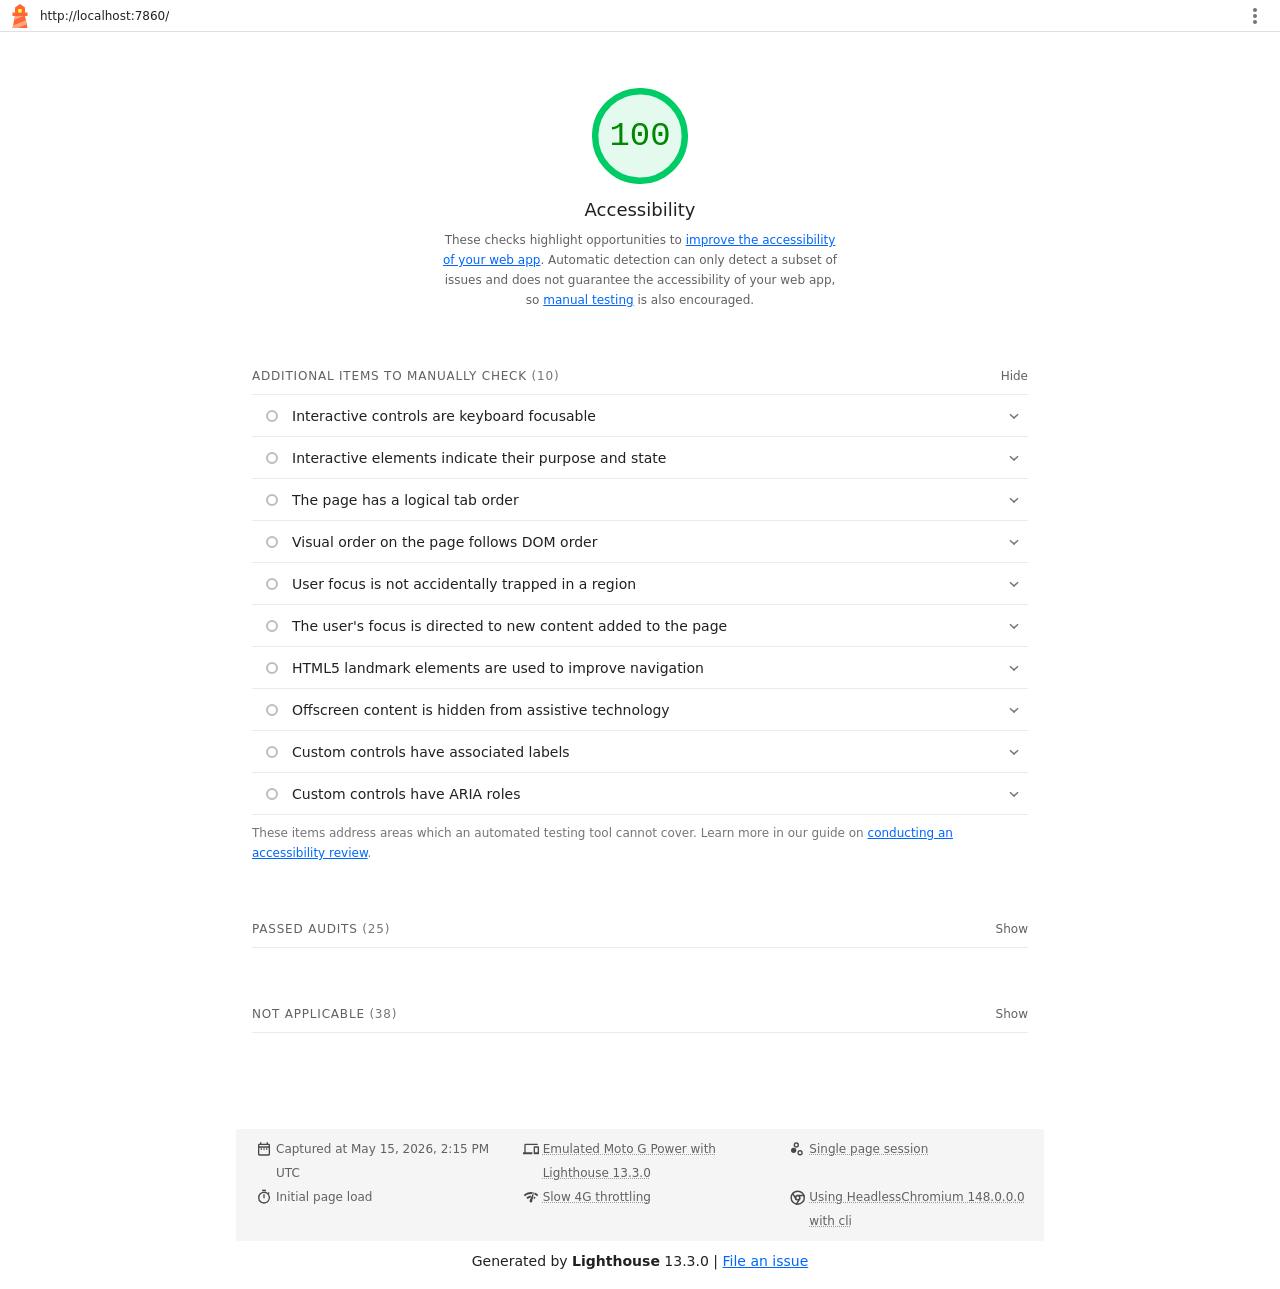
<file: docs/wireframes/accessibility/lighthouse-home.report.html>
<!--
@license
Copyright 2018 Google LLC
SPDX-License-Identifier: Apache-2.0
-->
<!doctype html>
<html lang="en">
<head>
  <meta charset="utf-8">
  <meta name="viewport" content="width=device-width, initial-scale=1, minimum-scale=1">
  <link rel="icon" href='data:image/svg+xml;utf8,<svg fill="none" xmlns="http://www.w3.org/2000/svg" viewBox="0 0 48 48"><path d="m14 7 10-7 10 7v10h5v7h-5l5 24H9l5-24H9v-7h5V7Z" fill="%23F63"/><path d="M31.561 24H14l-1.689 8.105L31.561 24ZM18.983 48H9l1.022-4.907L35.723 32.27l1.663 7.98L18.983 48Z" fill="%23FFA385"/><path fill="%23FF3" d="M20.5 10h7v7h-7z"/></svg>'>
  <title>Lighthouse Report</title>
  <style>body {margin: 0}</style>
</head>
<body>
  <noscript>Lighthouse report requires JavaScript. Please enable.</noscript>

  <div id="lh-log"></div>

  <script>window.__LIGHTHOUSE_JSON__ = {"lighthouseVersion":"13.3.0","requestedUrl":"http://localhost:7860/","mainDocumentUrl":"http://localhost:7860/","finalDisplayedUrl":"http://localhost:7860/","finalUrl":"http://localhost:7860/","fetchTime":"2026-05-15T14:15:57.980Z","gatherMode":"navigation","runWarnings":[],"userAgent":"Mozilla/5.0 (X11; Linux x86_64) AppleWebKit/537.36 (KHTML, like Gecko) HeadlessChrome/148.0.0.0 Safari/537.36","environment":{"networkUserAgent":"Mozilla/5.0 (Linux; Android 11; moto g power (2022)) AppleWebKit/537.36 (KHTML, like Gecko) Chrome/148.0.0.0 Mobile Safari/537.36","hostUserAgent":"Mozilla/5.0 (X11; Linux x86_64) AppleWebKit/537.36 (KHTML, like Gecko) HeadlessChrome/148.0.0.0 Safari/537.36","benchmarkIndex":3292,"credits":{"axe-core":"4.11.4"}},"audits":{"accesskeys":{"id":"accesskeys","title":"`[accesskey]` values are unique","description":"Access keys let users quickly focus a part of the page. For proper navigation, each access key must be unique. [Learn more about access keys](https://dequeuniversity.com/rules/axe/4.11/accesskeys).","score":null,"scoreDisplayMode":"notApplicable"},"aria-allowed-attr":{"id":"aria-allowed-attr","title":"`[aria-*]` attributes match their roles","description":"Each ARIA `role` supports a specific subset of `aria-*` attributes. Mismatching these invalidates the `aria-*` attributes. [Learn how to match ARIA attributes to their roles](https://dequeuniversity.com/rules/axe/4.11/aria-allowed-attr).","score":1,"scoreDisplayMode":"binary","details":{"type":"table","headings":[{"key":"node","valueType":"node","subItemsHeading":{"key":"relatedNode","valueType":"node"},"label":"Failing Elements"}],"items":[]}},"aria-allowed-role":{"id":"aria-allowed-role","title":"Uses ARIA roles only on compatible elements","description":"Many HTML elements can only be assigned certain ARIA roles. Using ARIA roles where they are not allowed can interfere with the accessibility of the web page. [Learn more about ARIA roles](https://dequeuniversity.com/rules/axe/4.11/aria-allowed-role).","score":null,"scoreDisplayMode":"notApplicable"},"aria-command-name":{"id":"aria-command-name","title":"`button`, `link`, and `menuitem` elements have accessible names","description":"When an element doesn't have an accessible name, screen readers announce it with a generic name, making it unusable for users who rely on screen readers. [Learn how to make command elements more accessible](https://dequeuniversity.com/rules/axe/4.11/aria-command-name).","score":null,"scoreDisplayMode":"notApplicable"},"aria-conditional-attr":{"id":"aria-conditional-attr","title":"ARIA attributes are used as specified for the element's role","description":"Some ARIA attributes are only allowed on an element under certain conditions. [Learn more about conditional ARIA attributes](https://dequeuniversity.com/rules/axe/4.11/aria-conditional-attr).","score":1,"scoreDisplayMode":"binary","details":{"type":"table","headings":[{"key":"node","valueType":"node","subItemsHeading":{"key":"relatedNode","valueType":"node"},"label":"Failing Elements"}],"items":[]}},"aria-deprecated-role":{"id":"aria-deprecated-role","title":"Deprecated ARIA roles were not used","description":"Deprecated ARIA roles may not be processed correctly by assistive technology. [Learn more about deprecated ARIA roles](https://dequeuniversity.com/rules/axe/4.11/aria-deprecated-role).","score":1,"scoreDisplayMode":"binary","details":{"type":"table","headings":[{"key":"node","valueType":"node","subItemsHeading":{"key":"relatedNode","valueType":"node"},"label":"Failing Elements"}],"items":[]}},"aria-dialog-name":{"id":"aria-dialog-name","title":"Elements with `role=\"dialog\"` or `role=\"alertdialog\"` have accessible names.","description":"ARIA dialog elements without accessible names may prevent screen readers users from discerning the purpose of these elements. [Learn how to make ARIA dialog elements more accessible](https://dequeuniversity.com/rules/axe/4.11/aria-dialog-name).","score":null,"scoreDisplayMode":"notApplicable"},"aria-hidden-body":{"id":"aria-hidden-body","title":"`[aria-hidden=\"true\"]` is not present on the document `\u003cbody>`","description":"Assistive technologies, like screen readers, work inconsistently when `aria-hidden=\"true\"` is set on the document `\u003cbody>`. [Learn how `aria-hidden` affects the document body](https://dequeuniversity.com/rules/axe/4.11/aria-hidden-body).","score":1,"scoreDisplayMode":"binary","details":{"type":"table","headings":[{"key":"node","valueType":"node","subItemsHeading":{"key":"relatedNode","valueType":"node"},"label":"Failing Elements"}],"items":[]}},"aria-hidden-focus":{"id":"aria-hidden-focus","title":"`[aria-hidden=\"true\"]` elements do not contain focusable descendents","description":"Focusable descendents within an `[aria-hidden=\"true\"]` element prevent those interactive elements from being available to users of assistive technologies like screen readers. [Learn how `aria-hidden` affects focusable elements](https://dequeuniversity.com/rules/axe/4.11/aria-hidden-focus).","score":1,"scoreDisplayMode":"binary","details":{"type":"table","headings":[{"key":"node","valueType":"node","subItemsHeading":{"key":"relatedNode","valueType":"node"},"label":"Failing Elements"}],"items":[]}},"aria-input-field-name":{"id":"aria-input-field-name","title":"ARIA input fields have accessible names","description":"When an input field doesn't have an accessible name, screen readers announce it with a generic name, making it unusable for users who rely on screen readers. [Learn more about input field labels](https://dequeuniversity.com/rules/axe/4.11/aria-input-field-name).","score":null,"scoreDisplayMode":"notApplicable"},"aria-meter-name":{"id":"aria-meter-name","title":"ARIA `meter` elements have accessible names","description":"When a meter element doesn't have an accessible name, screen readers announce it with a generic name, making it unusable for users who rely on screen readers. [Learn how to name `meter` elements](https://dequeuniversity.com/rules/axe/4.11/aria-meter-name).","score":null,"scoreDisplayMode":"notApplicable"},"aria-progressbar-name":{"id":"aria-progressbar-name","title":"ARIA `progressbar` elements have accessible names","description":"When a `progressbar` element doesn't have an accessible name, screen readers announce it with a generic name, making it unusable for users who rely on screen readers. [Learn how to label `progressbar` elements](https://dequeuniversity.com/rules/axe/4.11/aria-progressbar-name).","score":null,"scoreDisplayMode":"notApplicable"},"aria-prohibited-attr":{"id":"aria-prohibited-attr","title":"Elements use only permitted ARIA attributes","description":"Using ARIA attributes in roles where they are prohibited can mean that important information is not communicated to users of assistive technologies. [Learn more about prohibited ARIA roles](https://dequeuniversity.com/rules/axe/4.11/aria-prohibited-attr).","score":1,"scoreDisplayMode":"binary","details":{"type":"table","headings":[{"key":"node","valueType":"node","subItemsHeading":{"key":"relatedNode","valueType":"node"},"label":"Failing Elements"}],"items":[]}},"aria-required-attr":{"id":"aria-required-attr","title":"`[role]`s have all required `[aria-*]` attributes","description":"Some ARIA roles have required attributes that describe the state of the element to screen readers. [Learn more about roles and required attributes](https://dequeuniversity.com/rules/axe/4.11/aria-required-attr).","score":1,"scoreDisplayMode":"binary","details":{"type":"table","headings":[{"key":"node","valueType":"node","subItemsHeading":{"key":"relatedNode","valueType":"node"},"label":"Failing Elements"}],"items":[]}},"aria-required-children":{"id":"aria-required-children","title":"Elements with an ARIA `[role]` that require children to contain a specific `[role]` have all required children.","description":"Some ARIA parent roles must contain specific child roles to perform their intended accessibility functions. [Learn more about roles and required children elements](https://dequeuniversity.com/rules/axe/4.11/aria-required-children).","score":1,"scoreDisplayMode":"binary","details":{"type":"table","headings":[{"key":"node","valueType":"node","subItemsHeading":{"key":"relatedNode","valueType":"node"},"label":"Failing Elements"}],"items":[]}},"aria-required-parent":{"id":"aria-required-parent","title":"`[role]`s are contained by their required parent element","description":"Some ARIA child roles must be contained by specific parent roles to properly perform their intended accessibility functions. [Learn more about ARIA roles and required parent element](https://dequeuniversity.com/rules/axe/4.11/aria-required-parent).","score":null,"scoreDisplayMode":"notApplicable"},"aria-roles":{"id":"aria-roles","title":"`[role]` values are valid","description":"ARIA roles must have valid values in order to perform their intended accessibility functions. [Learn more about valid ARIA roles](https://dequeuniversity.com/rules/axe/4.11/aria-roles).","score":1,"scoreDisplayMode":"binary","details":{"type":"table","headings":[{"key":"node","valueType":"node","subItemsHeading":{"key":"relatedNode","valueType":"node"},"label":"Failing Elements"}],"items":[]}},"aria-text":{"id":"aria-text","title":"Elements with the `role=text` attribute do not have focusable descendents.","description":"Adding `role=text` around a text node split by markup enables VoiceOver to treat it as one phrase, but the element's focusable descendents will not be announced. [Learn more about the `role=text` attribute](https://dequeuniversity.com/rules/axe/4.11/aria-text).","score":null,"scoreDisplayMode":"notApplicable"},"aria-toggle-field-name":{"id":"aria-toggle-field-name","title":"ARIA toggle fields have accessible names","description":"When a toggle field doesn't have an accessible name, screen readers announce it with a generic name, making it unusable for users who rely on screen readers. [Learn more about toggle fields](https://dequeuniversity.com/rules/axe/4.11/aria-toggle-field-name).","score":null,"scoreDisplayMode":"notApplicable"},"aria-tooltip-name":{"id":"aria-tooltip-name","title":"ARIA `tooltip` elements have accessible names","description":"When a tooltip element doesn't have an accessible name, screen readers announce it with a generic name, making it unusable for users who rely on screen readers. [Learn how to name `tooltip` elements](https://dequeuniversity.com/rules/axe/4.11/aria-tooltip-name).","score":null,"scoreDisplayMode":"notApplicable"},"aria-treeitem-name":{"id":"aria-treeitem-name","title":"ARIA `treeitem` elements have accessible names","description":"When a `treeitem` element doesn't have an accessible name, screen readers announce it with a generic name, making it unusable for users who rely on screen readers. [Learn more about labeling `treeitem` elements](https://dequeuniversity.com/rules/axe/4.11/aria-treeitem-name).","score":null,"scoreDisplayMode":"notApplicable"},"aria-valid-attr-value":{"id":"aria-valid-attr-value","title":"`[aria-*]` attributes have valid values","description":"Assistive technologies, like screen readers, can't interpret ARIA attributes with invalid values. [Learn more about valid values for ARIA attributes](https://dequeuniversity.com/rules/axe/4.11/aria-valid-attr-value).","score":1,"scoreDisplayMode":"binary","details":{"type":"table","headings":[{"key":"node","valueType":"node","subItemsHeading":{"key":"relatedNode","valueType":"node"},"label":"Failing Elements"}],"items":[]}},"aria-valid-attr":{"id":"aria-valid-attr","title":"`[aria-*]` attributes are valid and not misspelled","description":"Assistive technologies, like screen readers, can't interpret ARIA attributes with invalid names. [Learn more about valid ARIA attributes](https://dequeuniversity.com/rules/axe/4.11/aria-valid-attr).","score":1,"scoreDisplayMode":"binary","details":{"type":"table","headings":[{"key":"node","valueType":"node","subItemsHeading":{"key":"relatedNode","valueType":"node"},"label":"Failing Elements"}],"items":[]}},"button-name":{"id":"button-name","title":"Buttons have an accessible name","description":"When a button doesn't have an accessible name, screen readers announce it as \"button\", making it unusable for users who rely on screen readers. [Learn how to make buttons more accessible](https://dequeuniversity.com/rules/axe/4.11/button-name).","score":1,"scoreDisplayMode":"binary","details":{"type":"table","headings":[{"key":"node","valueType":"node","subItemsHeading":{"key":"relatedNode","valueType":"node"},"label":"Failing Elements"}],"items":[]}},"bypass":{"id":"bypass","title":"The page contains a heading, skip link, or landmark region","description":"Adding ways to bypass repetitive content lets keyboard users navigate the page more efficiently. [Learn more about bypass blocks](https://dequeuniversity.com/rules/axe/4.11/bypass).","score":null,"scoreDisplayMode":"notApplicable"},"color-contrast":{"id":"color-contrast","title":"Background and foreground colors have a sufficient contrast ratio","description":"Low-contrast text is difficult or impossible for many users to read. [Learn how to provide sufficient color contrast](https://dequeuniversity.com/rules/axe/4.11/color-contrast).","score":1,"scoreDisplayMode":"binary","details":{"type":"table","headings":[{"key":"node","valueType":"node","subItemsHeading":{"key":"relatedNode","valueType":"node"},"label":"Failing Elements"}],"items":[]}},"definition-list":{"id":"definition-list","title":"`\u003cdl>`'s contain only properly-ordered `\u003cdt>` and `\u003cdd>` groups, `\u003cscript>`, `\u003ctemplate>` or `\u003cdiv>` elements.","description":"When definition lists are not properly marked up, screen readers may produce confusing or inaccurate output. [Learn how to structure definition lists correctly](https://dequeuniversity.com/rules/axe/4.11/definition-list).","score":null,"scoreDisplayMode":"notApplicable"},"dlitem":{"id":"dlitem","title":"Definition list items are wrapped in `\u003cdl>` elements","description":"Definition list items (`\u003cdt>` and `\u003cdd>`) must be wrapped in a parent `\u003cdl>` element to ensure that screen readers can properly announce them. [Learn how to structure definition lists correctly](https://dequeuniversity.com/rules/axe/4.11/dlitem).","score":null,"scoreDisplayMode":"notApplicable"},"document-title":{"id":"document-title","title":"Document has a `\u003ctitle>` element","description":"The title gives screen reader users an overview of the page, and search engine users rely on it heavily to determine if a page is relevant to their search. [Learn more about document titles](https://dequeuniversity.com/rules/axe/4.11/document-title).","score":1,"scoreDisplayMode":"binary","details":{"type":"table","headings":[{"key":"node","valueType":"node","subItemsHeading":{"key":"relatedNode","valueType":"node"},"label":"Failing Elements"}],"items":[]}},"duplicate-id-aria":{"id":"duplicate-id-aria","title":"ARIA IDs are unique","description":"The value of an ARIA ID must be unique to prevent other instances from being overlooked by assistive technologies. [Learn how to fix duplicate ARIA IDs](https://dequeuniversity.com/rules/axe/4.11/duplicate-id-aria).","score":null,"scoreDisplayMode":"notApplicable"},"empty-heading":{"id":"empty-heading","title":"All heading elements contain content.","description":"A heading with no content or inaccessible text prevent screen reader users from accessing information on the page's structure. [Learn more about headings](https://dequeuniversity.com/rules/axe/4.11/empty-heading).","score":null,"scoreDisplayMode":"notApplicable"},"form-field-multiple-labels":{"id":"form-field-multiple-labels","title":"No form fields have multiple labels","description":"Form fields with multiple labels can be confusingly announced by assistive technologies like screen readers which use either the first, the last, or all of the labels. [Learn how to use form labels](https://dequeuniversity.com/rules/axe/4.11/form-field-multiple-labels).","score":null,"scoreDisplayMode":"notApplicable"},"frame-title":{"id":"frame-title","title":"`\u003cframe>` or `\u003ciframe>` elements have a title","description":"Screen reader users rely on frame titles to describe the contents of frames. [Learn more about frame titles](https://dequeuniversity.com/rules/axe/4.11/frame-title).","score":null,"scoreDisplayMode":"notApplicable"},"heading-order":{"id":"heading-order","title":"Heading elements appear in a sequentially-descending order","description":"Properly ordered headings that do not skip levels convey the semantic structure of the page, making it easier to navigate and understand when using assistive technologies. [Learn more about heading order](https://dequeuniversity.com/rules/axe/4.11/heading-order).","score":1,"scoreDisplayMode":"binary","details":{"type":"table","headings":[{"key":"node","valueType":"node","subItemsHeading":{"key":"relatedNode","valueType":"node"},"label":"Failing Elements"}],"items":[]}},"html-has-lang":{"id":"html-has-lang","title":"`\u003chtml>` element has a `[lang]` attribute","description":"If a page doesn't specify a `lang` attribute, a screen reader assumes that the page is in the default language that the user chose when setting up the screen reader. If the page isn't actually in the default language, then the screen reader might not announce the page's text correctly. [Learn more about the `lang` attribute](https://dequeuniversity.com/rules/axe/4.11/html-has-lang).","score":1,"scoreDisplayMode":"binary","details":{"type":"table","headings":[{"key":"node","valueType":"node","subItemsHeading":{"key":"relatedNode","valueType":"node"},"label":"Failing Elements"}],"items":[]}},"html-lang-valid":{"id":"html-lang-valid","title":"`\u003chtml>` element has a valid value for its `[lang]` attribute","description":"Specifying a valid [BCP 47 language](https://www.w3.org/International/questions/qa-choosing-language-tags#question) helps screen readers announce text properly. [Learn how to use the `lang` attribute](https://dequeuniversity.com/rules/axe/4.11/html-lang-valid).","score":1,"scoreDisplayMode":"binary","details":{"type":"table","headings":[{"key":"node","valueType":"node","subItemsHeading":{"key":"relatedNode","valueType":"node"},"label":"Failing Elements"}],"items":[]}},"html-xml-lang-mismatch":{"id":"html-xml-lang-mismatch","title":"`\u003chtml>` element has an `[xml:lang]` attribute with the same base language as the `[lang]` attribute.","description":"If the webpage does not specify a consistent language, then the screen reader might not announce the page's text correctly. [Learn more about the `lang` attribute](https://dequeuniversity.com/rules/axe/4.11/html-xml-lang-mismatch).","score":null,"scoreDisplayMode":"notApplicable"},"identical-links-same-purpose":{"id":"identical-links-same-purpose","title":"Identical links have the same purpose.","description":"Links with the same destination should have the same description, to help users understand the link's purpose and decide whether to follow it. [Learn more about identical links](https://dequeuniversity.com/rules/axe/4.11/identical-links-same-purpose).","score":null,"scoreDisplayMode":"notApplicable"},"image-alt":{"id":"image-alt","title":"Image elements have `[alt]` attributes","description":"Informative elements should aim for short, descriptive alternate text. Decorative elements can be ignored with an empty alt attribute. [Learn more about the `alt` attribute](https://dequeuniversity.com/rules/axe/4.11/image-alt).","score":null,"scoreDisplayMode":"notApplicable"},"image-redundant-alt":{"id":"image-redundant-alt","title":"Image elements do not have `[alt]` attributes that are redundant text.","description":"Informative elements should aim for short, descriptive alternative text. Alternative text that is exactly the same as the text adjacent to the link or image is potentially confusing for screen reader users, because the text will be read twice. [Learn more about the `alt` attribute](https://dequeuniversity.com/rules/axe/4.11/image-redundant-alt).","score":null,"scoreDisplayMode":"notApplicable"},"input-button-name":{"id":"input-button-name","title":"Input buttons have discernible text.","description":"Adding discernable and accessible text to input buttons may help screen reader users understand the purpose of the input button. [Learn more about input buttons](https://dequeuniversity.com/rules/axe/4.11/input-button-name).","score":null,"scoreDisplayMode":"notApplicable"},"input-image-alt":{"id":"input-image-alt","title":"`\u003cinput type=\"image\">` elements have `[alt]` text","description":"When an image is being used as an `\u003cinput>` button, providing alternative text can help screen reader users understand the purpose of the button. [Learn about input image alt text](https://dequeuniversity.com/rules/axe/4.11/input-image-alt).","score":null,"scoreDisplayMode":"notApplicable"},"label-content-name-mismatch":{"id":"label-content-name-mismatch","title":"Elements with visible text labels have matching accessible names.","description":"Visible text labels that do not match the accessible name can result in a confusing experience for screen reader users. [Learn more about accessible names](https://dequeuniversity.com/rules/axe/4.11/label-content-name-mismatch).","score":1,"scoreDisplayMode":"binary","details":{"type":"table","headings":[{"key":"node","valueType":"node","subItemsHeading":{"key":"relatedNode","valueType":"node"},"label":"Failing Elements"}],"items":[]}},"label":{"id":"label","title":"Form elements have associated labels","description":"Labels ensure that form controls are announced properly by assistive technologies, like screen readers. [Learn more about form element labels](https://dequeuniversity.com/rules/axe/4.11/label).","score":1,"scoreDisplayMode":"binary","details":{"type":"table","headings":[{"key":"node","valueType":"node","subItemsHeading":{"key":"relatedNode","valueType":"node"},"label":"Failing Elements"}],"items":[]}},"landmark-one-main":{"id":"landmark-one-main","title":"Document has a main landmark.","description":"One main landmark helps screen reader users navigate a web page. [Learn more about landmarks](https://dequeuniversity.com/rules/axe/4.11/landmark-one-main).","score":1,"scoreDisplayMode":"binary","details":{"type":"table","headings":[{"key":"node","valueType":"node","subItemsHeading":{"key":"relatedNode","valueType":"node"},"label":"Failing Elements"}],"items":[]}},"link-name":{"id":"link-name","title":"Links have a discernible name","description":"Link text (and alternate text for images, when used as links) that is discernible, unique, and focusable improves the navigation experience for screen reader users. [Learn how to make links accessible](https://dequeuniversity.com/rules/axe/4.11/link-name).","score":1,"scoreDisplayMode":"binary","details":{"type":"table","headings":[{"key":"node","valueType":"node","subItemsHeading":{"key":"relatedNode","valueType":"node"},"label":"Failing Elements"}],"items":[]}},"link-in-text-block":{"id":"link-in-text-block","title":"Links are distinguishable without relying on color.","description":"Low-contrast text is difficult or impossible for many users to read. Link text that is discernible improves the experience for users with low vision. [Learn how to make links distinguishable](https://dequeuniversity.com/rules/axe/4.11/link-in-text-block).","score":null,"scoreDisplayMode":"notApplicable"},"list":{"id":"list","title":"Lists contain only `\u003cli>` elements and script supporting elements (`\u003cscript>` and `\u003ctemplate>`).","description":"Screen readers have a specific way of announcing lists. Ensuring proper list structure aids screen reader output. [Learn more about proper list structure](https://dequeuniversity.com/rules/axe/4.11/list).","score":null,"scoreDisplayMode":"notApplicable"},"listitem":{"id":"listitem","title":"List items (`\u003cli>`) are contained within `\u003cul>`, `\u003col>` or `\u003cmenu>` parent elements","description":"Screen readers require list items (`\u003cli>`) to be contained within a parent `\u003cul>`, `\u003col>` or `\u003cmenu>` to be announced properly. [Learn more about proper list structure](https://dequeuniversity.com/rules/axe/4.11/listitem).","score":null,"scoreDisplayMode":"notApplicable"},"meta-refresh":{"id":"meta-refresh","title":"The document does not use `\u003cmeta http-equiv=\"refresh\">`","description":"Users do not expect a page to refresh automatically, and doing so will move focus back to the top of the page. This may create a frustrating or confusing experience. [Learn more about the refresh meta tag](https://dequeuniversity.com/rules/axe/4.11/meta-refresh).","score":null,"scoreDisplayMode":"notApplicable"},"meta-viewport":{"id":"meta-viewport","title":"`[user-scalable=\"no\"]` is not used in the `\u003cmeta name=\"viewport\">` element and the `[maximum-scale]` attribute is not less than 5.","description":"Disabling zooming is problematic for users with low vision who rely on screen magnification to properly see the contents of a web page. [Learn more about the viewport meta tag](https://dequeuniversity.com/rules/axe/4.11/meta-viewport).","score":1,"scoreDisplayMode":"binary","details":{"type":"table","headings":[{"key":"node","valueType":"node","subItemsHeading":{"key":"relatedNode","valueType":"node"},"label":"Failing Elements"}],"items":[]}},"object-alt":{"id":"object-alt","title":"`\u003cobject>` elements have alternate text","description":"Screen readers cannot translate non-text content. Adding alternate text to `\u003cobject>` elements helps screen readers convey meaning to users. [Learn more about alt text for `object` elements](https://dequeuniversity.com/rules/axe/4.11/object-alt).","score":null,"scoreDisplayMode":"notApplicable"},"select-name":{"id":"select-name","title":"Select elements have associated label elements.","description":"Form elements without effective labels can create frustrating experiences for screen reader users. [Learn more about the `select` element](https://dequeuniversity.com/rules/axe/4.11/select-name).","score":1,"scoreDisplayMode":"binary","details":{"type":"table","headings":[{"key":"node","valueType":"node","subItemsHeading":{"key":"relatedNode","valueType":"node"},"label":"Failing Elements"}],"items":[]}},"skip-link":{"id":"skip-link","title":"Skip links are focusable.","description":"Including a skip link can help users skip to the main content to save time. [Learn more about skip links](https://dequeuniversity.com/rules/axe/4.11/skip-link).","score":1,"scoreDisplayMode":"binary","details":{"type":"table","headings":[{"key":"node","valueType":"node","subItemsHeading":{"key":"relatedNode","valueType":"node"},"label":"Failing Elements"}],"items":[]}},"tabindex":{"id":"tabindex","title":"No element has a `[tabindex]` value greater than 0","description":"A value greater than 0 implies an explicit navigation ordering. Although technically valid, this often creates frustrating experiences for users who rely on assistive technologies. [Learn more about the `tabindex` attribute](https://dequeuniversity.com/rules/axe/4.11/tabindex).","score":null,"scoreDisplayMode":"notApplicable"},"table-duplicate-name":{"id":"table-duplicate-name","title":"Tables have different content in the summary attribute and `\u003ccaption>`.","description":"The summary attribute should describe the table structure, while `\u003ccaption>` should have the onscreen title. Accurate table mark-up helps users of screen readers. [Learn more about summary and caption](https://dequeuniversity.com/rules/axe/4.11/table-duplicate-name).","score":null,"scoreDisplayMode":"notApplicable"},"table-fake-caption":{"id":"table-fake-caption","title":"Tables use `\u003ccaption>` instead of cells with the `[colspan]` attribute to indicate a caption.","description":"Screen readers have features to make navigating tables easier. Ensuring that tables use the actual caption element instead of cells with the `[colspan]` attribute may improve the experience for screen reader users. [Learn more about captions](https://dequeuniversity.com/rules/axe/4.11/table-fake-caption).","score":null,"scoreDisplayMode":"notApplicable"},"target-size":{"id":"target-size","title":"Touch targets have sufficient size and spacing.","description":"Touch targets with sufficient size and spacing help users who may have difficulty targeting small controls to activate the targets. [Learn more about touch targets](https://dequeuniversity.com/rules/axe/4.11/target-size).","score":1,"scoreDisplayMode":"binary","details":{"type":"table","headings":[{"key":"node","valueType":"node","subItemsHeading":{"key":"relatedNode","valueType":"node"},"label":"Failing Elements"}],"items":[]}},"td-has-header":{"id":"td-has-header","title":"`\u003ctd>` elements in a large `\u003ctable>` have one or more table headers.","description":"Screen readers have features to make navigating tables easier. Ensuring that `\u003ctd>` elements in a large table (3 or more cells in width and height) have an associated table header may improve the experience for screen reader users. [Learn more about table headers](https://dequeuniversity.com/rules/axe/4.11/td-has-header).","score":null,"scoreDisplayMode":"notApplicable"},"td-headers-attr":{"id":"td-headers-attr","title":"Cells in a `\u003ctable>` element that use the `[headers]` attribute refer to table cells within the same table.","description":"Screen readers have features to make navigating tables easier. Ensuring `\u003ctd>` cells using the `[headers]` attribute only refer to other cells in the same table may improve the experience for screen reader users. [Learn more about the `headers` attribute](https://dequeuniversity.com/rules/axe/4.11/td-headers-attr).","score":null,"scoreDisplayMode":"notApplicable"},"th-has-data-cells":{"id":"th-has-data-cells","title":"`\u003cth>` elements and elements with `[role=\"columnheader\"/\"rowheader\"]` have data cells they describe.","description":"Screen readers have features to make navigating tables easier. Ensuring table headers always refer to some set of cells may improve the experience for screen reader users. [Learn more about table headers](https://dequeuniversity.com/rules/axe/4.11/th-has-data-cells).","score":null,"scoreDisplayMode":"notApplicable"},"valid-lang":{"id":"valid-lang","title":"`[lang]` attributes have a valid value","description":"Specifying a valid [BCP 47 language](https://www.w3.org/International/questions/qa-choosing-language-tags#question) on elements helps ensure that text is pronounced correctly by a screen reader. [Learn how to use the `lang` attribute](https://dequeuniversity.com/rules/axe/4.11/valid-lang).","score":null,"scoreDisplayMode":"notApplicable"},"video-caption":{"id":"video-caption","title":"`\u003cvideo>` elements contain a `\u003ctrack>` element with `[kind=\"captions\"]`","description":"When a video provides a caption it is easier for deaf and hearing impaired users to access its information. [Learn more about video captions](https://dequeuniversity.com/rules/axe/4.11/video-caption).","score":null,"scoreDisplayMode":"notApplicable"},"custom-controls-labels":{"id":"custom-controls-labels","title":"Custom controls have associated labels","description":"Custom interactive controls have associated labels, provided by aria-label or aria-labelledby. [Learn more about custom controls and labels](https://developer.chrome.com/docs/lighthouse/accessibility/custom-controls-labels/).","score":null,"scoreDisplayMode":"manual"},"custom-controls-roles":{"id":"custom-controls-roles","title":"Custom controls have ARIA roles","description":"Custom interactive controls have appropriate ARIA roles. [Learn how to add roles to custom controls](https://developer.chrome.com/docs/lighthouse/accessibility/custom-control-roles/).","score":null,"scoreDisplayMode":"manual"},"focus-traps":{"id":"focus-traps","title":"User focus is not accidentally trapped in a region","description":"A user can tab into and out of any control or region without accidentally trapping their focus. [Learn how to avoid focus traps](https://developer.chrome.com/docs/lighthouse/accessibility/focus-traps/).","score":null,"scoreDisplayMode":"manual"},"focusable-controls":{"id":"focusable-controls","title":"Interactive controls are keyboard focusable","description":"Custom interactive controls are keyboard focusable and display a focus indicator. [Learn how to make custom controls focusable](https://developer.chrome.com/docs/lighthouse/accessibility/focusable-controls/).","score":null,"scoreDisplayMode":"manual"},"interactive-element-affordance":{"id":"interactive-element-affordance","title":"Interactive elements indicate their purpose and state","description":"Interactive elements, such as links and buttons, should indicate their state and be distinguishable from non-interactive elements. [Learn how to decorate interactive elements with affordance hints](https://developer.chrome.com/docs/lighthouse/accessibility/interactive-element-affordance/).","score":null,"scoreDisplayMode":"manual"},"logical-tab-order":{"id":"logical-tab-order","title":"The page has a logical tab order","description":"Tabbing through the page follows the visual layout. Users cannot focus elements that are offscreen. [Learn more about logical tab ordering](https://developer.chrome.com/docs/lighthouse/accessibility/logical-tab-order/).","score":null,"scoreDisplayMode":"manual"},"managed-focus":{"id":"managed-focus","title":"The user's focus is directed to new content added to the page","description":"If new content, such as a dialog, is added to the page, the user's focus is directed to it. [Learn how to direct focus to new content](https://developer.chrome.com/docs/lighthouse/accessibility/managed-focus/).","score":null,"scoreDisplayMode":"manual"},"offscreen-content-hidden":{"id":"offscreen-content-hidden","title":"Offscreen content is hidden from assistive technology","description":"Offscreen content is hidden with display: none or aria-hidden=true. [Learn how to properly hide offscreen content](https://developer.chrome.com/docs/lighthouse/accessibility/offscreen-content-hidden/).","score":null,"scoreDisplayMode":"manual"},"use-landmarks":{"id":"use-landmarks","title":"HTML5 landmark elements are used to improve navigation","description":"Landmark elements (`\u003cmain>`, `\u003cnav>`, etc.) are used to improve the keyboard navigation of the page for assistive technology. [Learn more about landmark elements](https://developer.chrome.com/docs/lighthouse/accessibility/use-landmarks/).","score":null,"scoreDisplayMode":"manual"},"visual-order-follows-dom":{"id":"visual-order-follows-dom","title":"Visual order on the page follows DOM order","description":"DOM order matches the visual order, improving navigation for assistive technology. [Learn more about DOM and visual ordering](https://developer.chrome.com/docs/lighthouse/accessibility/visual-order-follows-dom/).","score":null,"scoreDisplayMode":"manual"},"autocomplete-valid":{"id":"autocomplete-valid","title":"`autocomplete` attributes are used correctly","description":"The `autocomplete` attribute values must be valid and correctly applied for screen readers to function correctly. [Learn more about valid autocomplete values](https://dequeuniversity.com/rules/axe/4.11/autocomplete-valid).","score":1,"scoreDisplayMode":"binary","details":{"type":"table","headings":[{"key":"node","valueType":"node","subItemsHeading":{"key":"relatedNode","valueType":"node"},"label":"Failing Elements"}],"items":[]}},"presentation-role-conflict":{"id":"presentation-role-conflict","title":"Elements with `role=\"none\"` or `role=\"presentation\"` do not have conflicts","description":"There are certain cases where the semantic role of an element with `role=\"none\"` or `role=\"presentation\"` does not resolve to none or presentation. To ensure the element remains removed from the accessibility tree, you should not add any global ARIA attributes to the element or make it focusable. [Learn more about presentation role conflict](https://dequeuniversity.com/rules/axe/4.11/presentation-role-conflict).","score":null,"scoreDisplayMode":"notApplicable"},"svg-img-alt":{"id":"svg-img-alt","title":"SVG elements with an `img` role have an accessible text alternative","description":"Ensures SVG elements with an `img`, `graphics-document` or `graphics-symbol` role have an accessible text alternative. [Learn more about SVG alt text](https://dequeuniversity.com/rules/axe/4.11/svg-img-alt).","score":null,"scoreDisplayMode":"notApplicable"}},"configSettings":{"output":["json","html"],"maxWaitForFcp":30000,"maxWaitForLoad":45000,"pauseAfterFcpMs":1000,"pauseAfterLoadMs":1000,"networkQuietThresholdMs":1000,"cpuQuietThresholdMs":1000,"formFactor":"mobile","throttling":{"rttMs":150,"throughputKbps":1638.4,"requestLatencyMs":562.5,"downloadThroughputKbps":1474.5600000000002,"uploadThroughputKbps":675,"cpuSlowdownMultiplier":4},"throttlingMethod":"simulate","screenEmulation":{"mobile":true,"width":412,"height":823,"deviceScaleFactor":1.75,"disabled":false},"emulatedUserAgent":"Mozilla/5.0 (Linux; Android 11; moto g power (2022)) AppleWebKit/537.36 (KHTML, like Gecko) Chrome/136.0.0.0 Mobile Safari/537.36","auditMode":false,"gatherMode":false,"clearStorageTypes":["file_systems","shader_cache","service_workers","cache_storage"],"disableStorageReset":false,"debugNavigation":false,"channel":"cli","usePassiveGathering":false,"disableFullPageScreenshot":false,"skipAboutBlank":false,"blankPage":"about:blank","ignoreStatusCode":false,"locale":"en-US","blockedUrlPatterns":null,"additionalTraceCategories":null,"extraHeaders":null,"precomputedLanternData":null,"onlyAudits":null,"onlyCategories":["accessibility"],"skipAudits":null},"categories":{"accessibility":{"title":"Accessibility","description":"These checks highlight opportunities to [improve the accessibility of your web app](https://developer.chrome.com/docs/lighthouse/accessibility/). Automatic detection can only detect a subset of issues and does not guarantee the accessibility of your web app, so [manual testing](https://web.dev/articles/how-to-review) is also encouraged.","manualDescription":"These items address areas which an automated testing tool cannot cover. Learn more in our guide on [conducting an accessibility review](https://web.dev/articles/how-to-review).","supportedModes":["navigation","snapshot"],"auditRefs":[{"id":"accesskeys","weight":0,"group":"a11y-navigation"},{"id":"aria-allowed-attr","weight":10,"group":"a11y-aria"},{"id":"aria-command-name","weight":0,"group":"a11y-aria"},{"id":"aria-conditional-attr","weight":7,"group":"a11y-aria"},{"id":"aria-deprecated-role","weight":1,"group":"a11y-aria"},{"id":"aria-dialog-name","weight":0,"group":"a11y-aria"},{"id":"aria-hidden-body","weight":10,"group":"a11y-aria"},{"id":"aria-hidden-focus","weight":7,"group":"a11y-aria"},{"id":"aria-input-field-name","weight":0,"group":"a11y-aria"},{"id":"aria-meter-name","weight":0,"group":"a11y-aria"},{"id":"aria-progressbar-name","weight":0,"group":"a11y-aria"},{"id":"aria-prohibited-attr","weight":7,"group":"a11y-aria"},{"id":"aria-required-attr","weight":10,"group":"a11y-aria"},{"id":"aria-required-children","weight":10,"group":"a11y-aria"},{"id":"aria-required-parent","weight":0,"group":"a11y-aria"},{"id":"aria-roles","weight":10,"group":"a11y-aria"},{"id":"aria-text","weight":0,"group":"a11y-aria"},{"id":"aria-toggle-field-name","weight":0,"group":"a11y-aria"},{"id":"aria-tooltip-name","weight":0,"group":"a11y-aria"},{"id":"aria-treeitem-name","weight":0,"group":"a11y-aria"},{"id":"aria-valid-attr-value","weight":10,"group":"a11y-aria"},{"id":"aria-valid-attr","weight":10,"group":"a11y-aria"},{"id":"button-name","weight":10,"group":"a11y-names-labels"},{"id":"bypass","weight":0,"group":"a11y-navigation"},{"id":"color-contrast","weight":7,"group":"a11y-color-contrast"},{"id":"definition-list","weight":0,"group":"a11y-tables-lists"},{"id":"dlitem","weight":0,"group":"a11y-tables-lists"},{"id":"document-title","weight":7,"group":"a11y-names-labels"},{"id":"duplicate-id-aria","weight":0,"group":"a11y-aria"},{"id":"form-field-multiple-labels","weight":0,"group":"a11y-names-labels"},{"id":"frame-title","weight":0,"group":"a11y-names-labels"},{"id":"heading-order","weight":3,"group":"a11y-navigation"},{"id":"html-has-lang","weight":7,"group":"a11y-language"},{"id":"html-lang-valid","weight":7,"group":"a11y-language"},{"id":"html-xml-lang-mismatch","weight":0,"group":"a11y-language"},{"id":"image-alt","weight":0,"group":"a11y-names-labels"},{"id":"input-button-name","weight":0,"group":"a11y-names-labels"},{"id":"input-image-alt","weight":0,"group":"a11y-names-labels"},{"id":"label","weight":10,"group":"a11y-names-labels"},{"id":"link-in-text-block","weight":0,"group":"a11y-color-contrast"},{"id":"link-name","weight":7,"group":"a11y-names-labels"},{"id":"list","weight":0,"group":"a11y-tables-lists"},{"id":"listitem","weight":0,"group":"a11y-tables-lists"},{"id":"meta-refresh","weight":0,"group":"a11y-best-practices"},{"id":"meta-viewport","weight":10,"group":"a11y-best-practices"},{"id":"object-alt","weight":0,"group":"a11y-names-labels"},{"id":"select-name","weight":10,"group":"a11y-names-labels"},{"id":"skip-link","weight":3,"group":"a11y-names-labels"},{"id":"tabindex","weight":0,"group":"a11y-navigation"},{"id":"target-size","weight":7,"group":"a11y-best-practices"},{"id":"td-headers-attr","weight":0,"group":"a11y-tables-lists"},{"id":"th-has-data-cells","weight":0,"group":"a11y-tables-lists"},{"id":"valid-lang","weight":0,"group":"a11y-language"},{"id":"video-caption","weight":0,"group":"a11y-audio-video"},{"id":"landmark-one-main","weight":3,"group":"a11y-best-practices"},{"id":"autocomplete-valid","weight":1,"group":"a11y-best-practices"},{"id":"presentation-role-conflict","weight":0,"group":"a11y-best-practices"},{"id":"svg-img-alt","weight":0,"group":"a11y-best-practices"},{"id":"focusable-controls","weight":0},{"id":"interactive-element-affordance","weight":0},{"id":"logical-tab-order","weight":0},{"id":"visual-order-follows-dom","weight":0},{"id":"focus-traps","weight":0},{"id":"managed-focus","weight":0},{"id":"use-landmarks","weight":0},{"id":"offscreen-content-hidden","weight":0},{"id":"custom-controls-labels","weight":0},{"id":"custom-controls-roles","weight":0},{"id":"table-duplicate-name","weight":0,"group":"a11y-best-practices"},{"id":"empty-heading","weight":0,"group":"a11y-best-practices"},{"id":"aria-allowed-role","weight":0,"group":"a11y-best-practices"},{"id":"image-redundant-alt","weight":0,"group":"a11y-names-labels"},{"id":"identical-links-same-purpose","weight":0,"group":"a11y-best-practices"},{"id":"label-content-name-mismatch","weight":0,"group":"hidden"},{"id":"table-fake-caption","weight":0,"group":"hidden"},{"id":"td-has-header","weight":0,"group":"hidden"}],"id":"accessibility","score":1}},"categoryGroups":{"metrics":{"title":"Metrics"},"insights":{"title":"Insights","description":"These insights are also available in the Chrome DevTools Performance Panel - [record a trace](https://developer.chrome.com/docs/devtools/performance/reference) to view more detailed information."},"diagnostics":{"title":"Diagnostics","description":"More information about the performance of your application. These numbers don't [directly affect](https://developer.chrome.com/docs/lighthouse/performance/performance-scoring/) the Performance score."},"a11y-best-practices":{"title":"Best practices","description":"These items highlight common accessibility best practices."},"a11y-color-contrast":{"title":"Contrast","description":"These are opportunities to improve the legibility of your content."},"a11y-names-labels":{"title":"Names and labels","description":"These are opportunities to improve the semantics of the controls in your application. This may enhance the experience for users of assistive technology, like a screen reader."},"a11y-navigation":{"title":"Navigation","description":"These are opportunities to improve keyboard navigation in your application."},"a11y-aria":{"title":"ARIA","description":"These are opportunities to improve the usage of ARIA in your application which may enhance the experience for users of assistive technology, like a screen reader."},"a11y-language":{"title":"Internationalization and localization","description":"These are opportunities to improve the interpretation of your content by users in different locales."},"a11y-audio-video":{"title":"Audio and video","description":"These are opportunities to provide alternative content for audio and video. This may improve the experience for users with hearing or vision impairments."},"a11y-tables-lists":{"title":"Tables and lists","description":"These are opportunities to improve the experience of reading tabular or list data using assistive technology, like a screen reader."},"seo-mobile":{"title":"Mobile Friendly","description":"Make sure your pages are mobile friendly so users don’t have to pinch or zoom in order to read the content pages. [Learn how to make pages mobile-friendly](https://developers.google.com/search/mobile-sites/)."},"seo-content":{"title":"Content Best Practices","description":"Format your HTML in a way that enables crawlers to better understand your app’s content."},"seo-crawl":{"title":"Crawling and Indexing","description":"To appear in search results, crawlers need access to your app."},"best-practices-trust-safety":{"title":"Trust and Safety"},"best-practices-ux":{"title":"User Experience"},"best-practices-browser-compat":{"title":"Browser Compatibility"},"best-practices-general":{"title":"General"},"webmcp":{"title":"WebMCP","description":"Audits validating WebMCP integration."},"agent-accessibility":{"title":"Agent Accessibility","description":"These audits highlight best practices for improving the accessibility of the website for AI agents."},"hidden":{"title":""}},"stackPacks":[],"entities":[{"name":"localhost","origins":["http://localhost:7860"],"isFirstParty":true,"isUnrecognized":true}],"fullPageScreenshot":{"screenshot":{"data":"[data-uri]","width":412,"height":2000},"nodes":{"1-0-DIV":{"id":"discoverGrid","top":1347,"bottom":1347,"left":41,"right":371,"width":330,"height":0},"1-1-H1":{"id":"","top":20,"bottom":61,"left":20,"right":392,"width":372,"height":41},"1-2-A":{"id":"","top":-100,"bottom":-58,"left":8,"right":206,"width":198,"height":42}}},"timing":{"entries":[{"startTime":1193.29,"name":"lh:config","duration":537.91,"entryType":"measure"},{"startTime":1209.9,"name":"lh:config:resolveArtifactsToDefns","duration":192.88,"entryType":"measure"},{"startTime":1731.37,"name":"lh:runner:gather","duration":4971.78,"entryType":"measure"},{"startTime":1800.29,"name":"lh:driver:connect","duration":5.92,"entryType":"measure"},{"startTime":1806.39,"name":"lh:driver:navigate","duration":5.4,"entryType":"measure"},{"startTime":1812.12,"name":"lh:gather:getBenchmarkIndex","duration":1004.86,"entryType":"measure"},{"startTime":2818.73,"name":"lh:gather:getVersion","duration":1.34,"entryType":"measure"},{"startTime":2820.27,"name":"lh:gather:getDevicePixelRatio","duration":1.46,"entryType":"measure"},{"startTime":2822.36,"name":"lh:prepare:navigationMode","duration":35.81,"entryType":"measure"},{"startTime":2823.46,"name":"lh:gather:getVersion","duration":0.73,"entryType":"measure"},{"startTime":2841.7,"name":"lh:storage:clearDataForOrigin","duration":5.51,"entryType":"measure"},{"startTime":2847.74,"name":"lh:storage:clearBrowserCaches","duration":6.94,"entryType":"measure"},{"startTime":2856.65,"name":"lh:gather:prepareThrottlingAndNetwork","duration":1.48,"entryType":"measure"},{"startTime":2869.19,"name":"lh:driver:navigate","duration":2391.24,"entryType":"measure"},{"startTime":5264.38,"name":"lh:computed:NetworkRecords","duration":0.93,"entryType":"measure"},{"startTime":5265.68,"name":"lh:gather:getArtifact:DevtoolsLog","duration":0.03,"entryType":"measure"},{"startTime":5265.72,"name":"lh:gather:getArtifact:Accessibility","duration":250.54,"entryType":"measure"},{"startTime":5516.61,"name":"lh:gather:getArtifact:NetworkUserAgent","duration":0.1,"entryType":"measure"},{"startTime":5516.72,"name":"lh:gather:getArtifact:Stacks","duration":12.6,"entryType":"measure"},{"startTime":5516.79,"name":"lh:gather:collectStacks","duration":12.41,"entryType":"measure"},{"startTime":5529.36,"name":"lh:gather:getArtifact:FullPageScreenshot","duration":1155.27,"entryType":"measure"},{"startTime":6677,"name":"lh:gather:getVersion","duration":1.37,"entryType":"measure"},{"startTime":6703.6,"name":"lh:runner:audit","duration":193.03,"entryType":"measure"},{"startTime":6703.78,"name":"lh:runner:auditing","duration":191.88,"entryType":"measure"},{"startTime":6706.11,"name":"lh:audit:accesskeys","duration":2.15,"entryType":"measure"},{"startTime":6708.9,"name":"lh:audit:aria-allowed-attr","duration":4.61,"entryType":"measure"},{"startTime":6713.88,"name":"lh:audit:aria-allowed-role","duration":5.22,"entryType":"measure"},{"startTime":6719.49,"name":"lh:audit:aria-command-name","duration":0.76,"entryType":"measure"},{"startTime":6720.48,"name":"lh:audit:aria-conditional-attr","duration":2.79,"entryType":"measure"},{"startTime":6723.6,"name":"lh:audit:aria-deprecated-role","duration":3.33,"entryType":"measure"},{"startTime":6727.33,"name":"lh:audit:aria-dialog-name","duration":2.04,"entryType":"measure"},{"startTime":6729.98,"name":"lh:audit:aria-hidden-body","duration":10.79,"entryType":"measure"},{"startTime":6741.59,"name":"lh:audit:aria-hidden-focus","duration":5.26,"entryType":"measure"},{"startTime":6747.36,"name":"lh:audit:aria-input-field-name","duration":0.97,"entryType":"measure"},{"startTime":6748.71,"name":"lh:audit:aria-meter-name","duration":1.2,"entryType":"measure"},{"startTime":6750.28,"name":"lh:audit:aria-progressbar-name","duration":1.15,"entryType":"measure"},{"startTime":6751.74,"name":"lh:audit:aria-prohibited-attr","duration":3.64,"entryType":"measure"},{"startTime":6755.62,"name":"lh:audit:aria-required-attr","duration":2.99,"entryType":"measure"},{"startTime":6758.88,"name":"lh:audit:aria-required-children","duration":2.85,"entryType":"measure"},{"startTime":6761.94,"name":"lh:audit:aria-required-parent","duration":1.47,"entryType":"measure"},{"startTime":6763.85,"name":"lh:audit:aria-roles","duration":3.41,"entryType":"measure"},{"startTime":6767.58,"name":"lh:audit:aria-text","duration":0.95,"entryType":"measure"},{"startTime":6768.72,"name":"lh:audit:aria-toggle-field-name","duration":0.99,"entryType":"measure"},{"startTime":6769.93,"name":"lh:audit:aria-tooltip-name","duration":1.11,"entryType":"measure"},{"startTime":6771.27,"name":"lh:audit:aria-treeitem-name","duration":8.36,"entryType":"measure"},{"startTime":6779.94,"name":"lh:audit:aria-valid-attr-value","duration":3.28,"entryType":"measure"},{"startTime":6783.41,"name":"lh:audit:aria-valid-attr","duration":2.19,"entryType":"measure"},{"startTime":6785.79,"name":"lh:audit:button-name","duration":2.06,"entryType":"measure"},{"startTime":6788.04,"name":"lh:audit:bypass","duration":2.18,"entryType":"measure"},{"startTime":6790.38,"name":"lh:audit:color-contrast","duration":1.89,"entryType":"measure"},{"startTime":6792.43,"name":"lh:audit:definition-list","duration":1.05,"entryType":"measure"},{"startTime":6793.7,"name":"lh:audit:dlitem","duration":0.94,"entryType":"measure"},{"startTime":6794.79,"name":"lh:audit:document-title","duration":8.29,"entryType":"measure"},{"startTime":6803.28,"name":"lh:audit:duplicate-id-aria","duration":3.32,"entryType":"measure"},{"startTime":6806.78,"name":"lh:audit:empty-heading","duration":2.03,"entryType":"measure"},{"startTime":6808.96,"name":"lh:audit:form-field-multiple-labels","duration":1.9,"entryType":"measure"},{"startTime":6810.99,"name":"lh:audit:frame-title","duration":0.89,"entryType":"measure"},{"startTime":6812.02,"name":"lh:audit:heading-order","duration":2.04,"entryType":"measure"},{"startTime":6814.24,"name":"lh:audit:html-has-lang","duration":1.95,"entryType":"measure"},{"startTime":6816.34,"name":"lh:audit:html-lang-valid","duration":1.87,"entryType":"measure"},{"startTime":6818.37,"name":"lh:audit:html-xml-lang-mismatch","duration":0.94,"entryType":"measure"},{"startTime":6819.44,"name":"lh:audit:identical-links-same-purpose","duration":6.25,"entryType":"measure"},{"startTime":6825.86,"name":"lh:audit:image-alt","duration":1.39,"entryType":"measure"},{"startTime":6827.43,"name":"lh:audit:image-redundant-alt","duration":0.97,"entryType":"measure"},{"startTime":6828.57,"name":"lh:audit:input-button-name","duration":0.96,"entryType":"measure"},{"startTime":6829.69,"name":"lh:audit:input-image-alt","duration":1.25,"entryType":"measure"},{"startTime":6831.06,"name":"lh:audit:label-content-name-mismatch","duration":1.7,"entryType":"measure"},{"startTime":6832.89,"name":"lh:audit:label","duration":1.66,"entryType":"measure"},{"startTime":6834.67,"name":"lh:audit:landmark-one-main","duration":1.55,"entryType":"measure"},{"startTime":6836.35,"name":"lh:audit:link-name","duration":2.59,"entryType":"measure"},{"startTime":6839.1,"name":"lh:audit:link-in-text-block","duration":7.02,"entryType":"measure"},{"startTime":6846.32,"name":"lh:audit:list","duration":1.01,"entryType":"measure"},{"startTime":6847.44,"name":"lh:audit:listitem","duration":0.95,"entryType":"measure"},{"startTime":6848.51,"name":"lh:audit:meta-refresh","duration":1,"entryType":"measure"},{"startTime":6849.62,"name":"lh:audit:meta-viewport","duration":1.57,"entryType":"measure"},{"startTime":6851.3,"name":"lh:audit:object-alt","duration":0.98,"entryType":"measure"},{"startTime":6852.39,"name":"lh:audit:select-name","duration":1.45,"entryType":"measure"},{"startTime":6853.98,"name":"lh:audit:skip-link","duration":2.67,"entryType":"measure"},{"startTime":6856.84,"name":"lh:audit:tabindex","duration":1.08,"entryType":"measure"},{"startTime":6858.04,"name":"lh:audit:table-duplicate-name","duration":1.12,"entryType":"measure"},{"startTime":6859.29,"name":"lh:audit:table-fake-caption","duration":9.79,"entryType":"measure"},{"startTime":6869.36,"name":"lh:audit:target-size","duration":3.81,"entryType":"measure"},{"startTime":6873.55,"name":"lh:audit:td-has-header","duration":3.13,"entryType":"measure"},{"startTime":6882.33,"name":"lh:audit:td-headers-attr","duration":2.26,"entryType":"measure"},{"startTime":6884.83,"name":"lh:audit:th-has-data-cells","duration":2.53,"entryType":"measure"},{"startTime":6887.54,"name":"lh:audit:valid-lang","duration":1.48,"entryType":"measure"},{"startTime":6889.15,"name":"lh:audit:video-caption","duration":1.5,"entryType":"measure"},{"startTime":6890.75,"name":"lh:audit:custom-controls-labels","duration":0.36,"entryType":"measure"},{"startTime":6891.13,"name":"lh:audit:custom-controls-roles","duration":0.02,"entryType":"measure"},{"startTime":6891.15,"name":"lh:audit:focus-traps","duration":0.01,"entryType":"measure"},{"startTime":6891.17,"name":"lh:audit:focusable-controls","duration":0.02,"entryType":"measure"},{"startTime":6891.2,"name":"lh:audit:interactive-element-affordance","duration":0.01,"entryType":"measure"},{"startTime":6891.22,"name":"lh:audit:logical-tab-order","duration":0.01,"entryType":"measure"},{"startTime":6891.23,"name":"lh:audit:managed-focus","duration":0.01,"entryType":"measure"},{"startTime":6891.25,"name":"lh:audit:offscreen-content-hidden","duration":0.01,"entryType":"measure"},{"startTime":6891.26,"name":"lh:audit:use-landmarks","duration":0.01,"entryType":"measure"},{"startTime":6891.27,"name":"lh:audit:visual-order-follows-dom","duration":0.01,"entryType":"measure"},{"startTime":6891.46,"name":"lh:audit:autocomplete-valid","duration":1.57,"entryType":"measure"},{"startTime":6893.15,"name":"lh:audit:presentation-role-conflict","duration":1.04,"entryType":"measure"},{"startTime":6894.3,"name":"lh:audit:svg-img-alt","duration":1.33,"entryType":"measure"},{"startTime":6895.68,"name":"lh:runner:generate","duration":0.93,"entryType":"measure"},{"startTime":6897.29,"name":"lh:computed:EntityClassification","duration":1.79,"entryType":"measure"}],"total":5164.8099999999995},"i18n":{"rendererFormattedStrings":{"calculatorLink":"See calculator.","collapseView":"Collapse view","crcInitialNavigation":"Initial Navigation","crcLongestDurationLabel":"Maximum critical path latency:","dropdownCopyJSON":"Copy JSON","dropdownDarkTheme":"Toggle Dark Theme","dropdownPrintExpanded":"Print Expanded","dropdownPrintSummary":"Print Summary","dropdownSaveGist":"Save as Gist","dropdownSaveHTML":"Save as HTML","dropdownSaveJSON":"Save as JSON","dropdownViewUnthrottledTrace":"View Unthrottled Trace","dropdownViewer":"Open in Viewer","errorLabel":"Error!","errorMissingAuditInfo":"Report error: no audit information","expandView":"Expand view","firstPartyChipLabel":"1st party","footerIssue":"File an issue","hide":"Hide","labDataTitle":"Lab Data","lsPerformanceCategoryDescription":"[Lighthouse](https://developers.google.com/web/tools/lighthouse/) analysis of the current page on an emulated mobile network. Values are estimated and may vary.","manualAuditsGroupTitle":"Additional items to manually check","notApplicableAuditsGroupTitle":"Not applicable","openInANewTabTooltip":"Open in a new tab","opportunityResourceColumnLabel":"Opportunity","opportunitySavingsColumnLabel":"Estimated Savings","passedAuditsGroupTitle":"Passed audits","runtimeAnalysisWindow":"Initial page load","runtimeAnalysisWindowSnapshot":"Point-in-time snapshot","runtimeAnalysisWindowTimespan":"User interactions timespan","runtimeCustom":"Custom throttling","runtimeDesktopEmulation":"Emulated Desktop","runtimeMobileEmulation":"Emulated Moto G Power","runtimeNoEmulation":"No emulation","runtimeSettingsAxeVersion":"Axe version","runtimeSettingsBenchmark":"Unthrottled CPU/Memory Power","runtimeSettingsCPUThrottling":"CPU throttling","runtimeSettingsDevice":"Device","runtimeSettingsNetworkThrottling":"Network throttling","runtimeSettingsScreenEmulation":"Screen emulation","runtimeSettingsUANetwork":"User agent (network)","runtimeSingleLoad":"Single page session","runtimeSingleLoadTooltip":"This data is taken from a single page session, as opposed to field data summarizing many sessions.","runtimeSlow4g":"Slow 4G throttling","runtimeUnknown":"Unknown","show":"Show","showRelevantAudits":"Show audits relevant to:","snippetCollapseButtonLabel":"Collapse snippet","snippetExpandButtonLabel":"Expand snippet","thirdPartyResourcesLabel":"Show 3rd-party resources","throttlingProvided":"Provided by environment","toplevelWarningsMessage":"There were issues affecting this run of Lighthouse:","unattributable":"Unattributable","unscoredLabel":"Unscored","unscoredTitle":"This audit does not contribute to the overall category score.","varianceDisclaimer":"Values are estimated and may vary. The [performance score is calculated](https://developer.chrome.com/docs/lighthouse/performance/performance-scoring/) directly from these metrics.","viewTraceLabel":"View Trace","viewTreemapLabel":"View Treemap","warningAuditsGroupTitle":"Passed audits but with warnings","warningHeader":"Warnings: "},"icuMessagePaths":{"core/audits/accessibility/accesskeys.js | title":["audits.accesskeys.title"],"core/audits/accessibility/accesskeys.js | description":["audits.accesskeys.description"],"core/audits/accessibility/aria-allowed-attr.js | title":["audits[aria-allowed-attr].title"],"core/audits/accessibility/aria-allowed-attr.js | description":["audits[aria-allowed-attr].description"],"core/lib/i18n/i18n.js | columnFailingElem":["audits[aria-allowed-attr].details.headings[0].label","audits[aria-conditional-attr].details.headings[0].label","audits[aria-deprecated-role].details.headings[0].label","audits[aria-hidden-body].details.headings[0].label","audits[aria-hidden-focus].details.headings[0].label","audits[aria-prohibited-attr].details.headings[0].label","audits[aria-required-attr].details.headings[0].label","audits[aria-required-children].details.headings[0].label","audits[aria-roles].details.headings[0].label","audits[aria-valid-attr-value].details.headings[0].label","audits[aria-valid-attr].details.headings[0].label","audits[button-name].details.headings[0].label","audits[color-contrast].details.headings[0].label","audits[document-title].details.headings[0].label","audits[heading-order].details.headings[0].label","audits[html-has-lang].details.headings[0].label","audits[html-lang-valid].details.headings[0].label","audits[label-content-name-mismatch].details.headings[0].label","audits.label.details.headings[0].label","audits[landmark-one-main].details.headings[0].label","audits[link-name].details.headings[0].label","audits[meta-viewport].details.headings[0].label","audits[select-name].details.headings[0].label","audits[skip-link].details.headings[0].label","audits[target-size].details.headings[0].label","audits[autocomplete-valid].details.headings[0].label"],"core/audits/accessibility/aria-allowed-role.js | title":["audits[aria-allowed-role].title"],"core/audits/accessibility/aria-allowed-role.js | description":["audits[aria-allowed-role].description"],"core/audits/accessibility/aria-command-name.js | title":["audits[aria-command-name].title"],"core/audits/accessibility/aria-command-name.js | description":["audits[aria-command-name].description"],"core/audits/accessibility/aria-conditional-attr.js | title":["audits[aria-conditional-attr].title"],"core/audits/accessibility/aria-conditional-attr.js | description":["audits[aria-conditional-attr].description"],"core/audits/accessibility/aria-deprecated-role.js | title":["audits[aria-deprecated-role].title"],"core/audits/accessibility/aria-deprecated-role.js | description":["audits[aria-deprecated-role].description"],"core/audits/accessibility/aria-dialog-name.js | title":["audits[aria-dialog-name].title"],"core/audits/accessibility/aria-dialog-name.js | description":["audits[aria-dialog-name].description"],"core/audits/accessibility/aria-hidden-body.js | title":["audits[aria-hidden-body].title"],"core/audits/accessibility/aria-hidden-body.js | description":["audits[aria-hidden-body].description"],"core/audits/accessibility/aria-hidden-focus.js | title":["audits[aria-hidden-focus].title"],"core/audits/accessibility/aria-hidden-focus.js | description":["audits[aria-hidden-focus].description"],"core/audits/accessibility/aria-input-field-name.js | title":["audits[aria-input-field-name].title"],"core/audits/accessibility/aria-input-field-name.js | description":["audits[aria-input-field-name].description"],"core/audits/accessibility/aria-meter-name.js | title":["audits[aria-meter-name].title"],"core/audits/accessibility/aria-meter-name.js | description":["audits[aria-meter-name].description"],"core/audits/accessibility/aria-progressbar-name.js | title":["audits[aria-progressbar-name].title"],"core/audits/accessibility/aria-progressbar-name.js | description":["audits[aria-progressbar-name].description"],"core/audits/accessibility/aria-prohibited-attr.js | title":["audits[aria-prohibited-attr].title"],"core/audits/accessibility/aria-prohibited-attr.js | description":["audits[aria-prohibited-attr].description"],"core/audits/accessibility/aria-required-attr.js | title":["audits[aria-required-attr].title"],"core/audits/accessibility/aria-required-attr.js | description":["audits[aria-required-attr].description"],"core/audits/accessibility/aria-required-children.js | title":["audits[aria-required-children].title"],"core/audits/accessibility/aria-required-children.js | description":["audits[aria-required-children].description"],"core/audits/accessibility/aria-required-parent.js | title":["audits[aria-required-parent].title"],"core/audits/accessibility/aria-required-parent.js | description":["audits[aria-required-parent].description"],"core/audits/accessibility/aria-roles.js | title":["audits[aria-roles].title"],"core/audits/accessibility/aria-roles.js | description":["audits[aria-roles].description"],"core/audits/accessibility/aria-text.js | title":["audits[aria-text].title"],"core/audits/accessibility/aria-text.js | description":["audits[aria-text].description"],"core/audits/accessibility/aria-toggle-field-name.js | title":["audits[aria-toggle-field-name].title"],"core/audits/accessibility/aria-toggle-field-name.js | description":["audits[aria-toggle-field-name].description"],"core/audits/accessibility/aria-tooltip-name.js | title":["audits[aria-tooltip-name].title"],"core/audits/accessibility/aria-tooltip-name.js | description":["audits[aria-tooltip-name].description"],"core/audits/accessibility/aria-treeitem-name.js | title":["audits[aria-treeitem-name].title"],"core/audits/accessibility/aria-treeitem-name.js | description":["audits[aria-treeitem-name].description"],"core/audits/accessibility/aria-valid-attr-value.js | title":["audits[aria-valid-attr-value].title"],"core/audits/accessibility/aria-valid-attr-value.js | description":["audits[aria-valid-attr-value].description"],"core/audits/accessibility/aria-valid-attr.js | title":["audits[aria-valid-attr].title"],"core/audits/accessibility/aria-valid-attr.js | description":["audits[aria-valid-attr].description"],"core/audits/accessibility/button-name.js | title":["audits[button-name].title"],"core/audits/accessibility/button-name.js | description":["audits[button-name].description"],"core/audits/accessibility/bypass.js | title":["audits.bypass.title"],"core/audits/accessibility/bypass.js | description":["audits.bypass.description"],"core/audits/accessibility/color-contrast.js | title":["audits[color-contrast].title"],"core/audits/accessibility/color-contrast.js | description":["audits[color-contrast].description"],"core/audits/accessibility/definition-list.js | title":["audits[definition-list].title"],"core/audits/accessibility/definition-list.js | description":["audits[definition-list].description"],"core/audits/accessibility/dlitem.js | title":["audits.dlitem.title"],"core/audits/accessibility/dlitem.js | description":["audits.dlitem.description"],"core/audits/accessibility/document-title.js | title":["audits[document-title].title"],"core/audits/accessibility/document-title.js | description":["audits[document-title].description"],"core/audits/accessibility/duplicate-id-aria.js | title":["audits[duplicate-id-aria].title"],"core/audits/accessibility/duplicate-id-aria.js | description":["audits[duplicate-id-aria].description"],"core/audits/accessibility/empty-heading.js | title":["audits[empty-heading].title"],"core/audits/accessibility/empty-heading.js | description":["audits[empty-heading].description"],"core/audits/accessibility/form-field-multiple-labels.js | title":["audits[form-field-multiple-labels].title"],"core/audits/accessibility/form-field-multiple-labels.js | description":["audits[form-field-multiple-labels].description"],"core/audits/accessibility/frame-title.js | title":["audits[frame-title].title"],"core/audits/accessibility/frame-title.js | description":["audits[frame-title].description"],"core/audits/accessibility/heading-order.js | title":["audits[heading-order].title"],"core/audits/accessibility/heading-order.js | description":["audits[heading-order].description"],"core/audits/accessibility/html-has-lang.js | title":["audits[html-has-lang].title"],"core/audits/accessibility/html-has-lang.js | description":["audits[html-has-lang].description"],"core/audits/accessibility/html-lang-valid.js | title":["audits[html-lang-valid].title"],"core/audits/accessibility/html-lang-valid.js | description":["audits[html-lang-valid].description"],"core/audits/accessibility/html-xml-lang-mismatch.js | title":["audits[html-xml-lang-mismatch].title"],"core/audits/accessibility/html-xml-lang-mismatch.js | description":["audits[html-xml-lang-mismatch].description"],"core/audits/accessibility/identical-links-same-purpose.js | title":["audits[identical-links-same-purpose].title"],"core/audits/accessibility/identical-links-same-purpose.js | description":["audits[identical-links-same-purpose].description"],"core/audits/accessibility/image-alt.js | title":["audits[image-alt].title"],"core/audits/accessibility/image-alt.js | description":["audits[image-alt].description"],"core/audits/accessibility/image-redundant-alt.js | title":["audits[image-redundant-alt].title"],"core/audits/accessibility/image-redundant-alt.js | description":["audits[image-redundant-alt].description"],"core/audits/accessibility/input-button-name.js | title":["audits[input-button-name].title"],"core/audits/accessibility/input-button-name.js | description":["audits[input-button-name].description"],"core/audits/accessibility/input-image-alt.js | title":["audits[input-image-alt].title"],"core/audits/accessibility/input-image-alt.js | description":["audits[input-image-alt].description"],"core/audits/accessibility/label-content-name-mismatch.js | title":["audits[label-content-name-mismatch].title"],"core/audits/accessibility/label-content-name-mismatch.js | description":["audits[label-content-name-mismatch].description"],"core/audits/accessibility/label.js | title":["audits.label.title"],"core/audits/accessibility/label.js | description":["audits.label.description"],"core/audits/accessibility/landmark-one-main.js | title":["audits[landmark-one-main].title"],"core/audits/accessibility/landmark-one-main.js | description":["audits[landmark-one-main].description"],"core/audits/accessibility/link-name.js | title":["audits[link-name].title"],"core/audits/accessibility/link-name.js | description":["audits[link-name].description"],"core/audits/accessibility/link-in-text-block.js | title":["audits[link-in-text-block].title"],"core/audits/accessibility/link-in-text-block.js | description":["audits[link-in-text-block].description"],"core/audits/accessibility/list.js | title":["audits.list.title"],"core/audits/accessibility/list.js | description":["audits.list.description"],"core/audits/accessibility/listitem.js | title":["audits.listitem.title"],"core/audits/accessibility/listitem.js | description":["audits.listitem.description"],"core/audits/accessibility/meta-refresh.js | title":["audits[meta-refresh].title"],"core/audits/accessibility/meta-refresh.js | description":["audits[meta-refresh].description"],"core/audits/accessibility/meta-viewport.js | title":["audits[meta-viewport].title"],"core/audits/accessibility/meta-viewport.js | description":["audits[meta-viewport].description"],"core/audits/accessibility/object-alt.js | title":["audits[object-alt].title"],"core/audits/accessibility/object-alt.js | description":["audits[object-alt].description"],"core/audits/accessibility/select-name.js | title":["audits[select-name].title"],"core/audits/accessibility/select-name.js | description":["audits[select-name].description"],"core/audits/accessibility/skip-link.js | title":["audits[skip-link].title"],"core/audits/accessibility/skip-link.js | description":["audits[skip-link].description"],"core/audits/accessibility/tabindex.js | title":["audits.tabindex.title"],"core/audits/accessibility/tabindex.js | description":["audits.tabindex.description"],"core/audits/accessibility/table-duplicate-name.js | title":["audits[table-duplicate-name].title"],"core/audits/accessibility/table-duplicate-name.js | description":["audits[table-duplicate-name].description"],"core/audits/accessibility/table-fake-caption.js | title":["audits[table-fake-caption].title"],"core/audits/accessibility/table-fake-caption.js | description":["audits[table-fake-caption].description"],"core/audits/accessibility/target-size.js | title":["audits[target-size].title"],"core/audits/accessibility/target-size.js | description":["audits[target-size].description"],"core/audits/accessibility/td-has-header.js | title":["audits[td-has-header].title"],"core/audits/accessibility/td-has-header.js | description":["audits[td-has-header].description"],"core/audits/accessibility/td-headers-attr.js | title":["audits[td-headers-attr].title"],"core/audits/accessibility/td-headers-attr.js | description":["audits[td-headers-attr].description"],"core/audits/accessibility/th-has-data-cells.js | title":["audits[th-has-data-cells].title"],"core/audits/accessibility/th-has-data-cells.js | description":["audits[th-has-data-cells].description"],"core/audits/accessibility/valid-lang.js | title":["audits[valid-lang].title"],"core/audits/accessibility/valid-lang.js | description":["audits[valid-lang].description"],"core/audits/accessibility/video-caption.js | title":["audits[video-caption].title"],"core/audits/accessibility/video-caption.js | description":["audits[video-caption].description"],"core/audits/accessibility/autocomplete-valid.js | title":["audits[autocomplete-valid].title"],"core/audits/accessibility/autocomplete-valid.js | description":["audits[autocomplete-valid].description"],"core/audits/accessibility/presentation-role-conflict.js | title":["audits[presentation-role-conflict].title"],"core/audits/accessibility/presentation-role-conflict.js | description":["audits[presentation-role-conflict].description"],"core/audits/accessibility/svg-img-alt.js | title":["audits[svg-img-alt].title"],"core/audits/accessibility/svg-img-alt.js | description":["audits[svg-img-alt].description"],"core/config/default-config.js | a11yCategoryTitle":["categories.accessibility.title"],"core/config/default-config.js | a11yCategoryDescription":["categories.accessibility.description"],"core/config/default-config.js | a11yCategoryManualDescription":["categories.accessibility.manualDescription"],"core/config/default-config.js | metricGroupTitle":["categoryGroups.metrics.title"],"core/config/default-config.js | insightsGroupTitle":["categoryGroups.insights.title"],"core/config/default-config.js | insightsGroupDescription":["categoryGroups.insights.description"],"core/config/default-config.js | diagnosticsGroupTitle":["categoryGroups.diagnostics.title"],"core/config/default-config.js | diagnosticsGroupDescription":["categoryGroups.diagnostics.description"],"core/config/default-config.js | a11yBestPracticesGroupTitle":["categoryGroups[a11y-best-practices].title"],"core/config/default-config.js | a11yBestPracticesGroupDescription":["categoryGroups[a11y-best-practices].description"],"core/config/default-config.js | a11yColorContrastGroupTitle":["categoryGroups[a11y-color-contrast].title"],"core/config/default-config.js | a11yColorContrastGroupDescription":["categoryGroups[a11y-color-contrast].description"],"core/config/default-config.js | a11yNamesLabelsGroupTitle":["categoryGroups[a11y-names-labels].title"],"core/config/default-config.js | a11yNamesLabelsGroupDescription":["categoryGroups[a11y-names-labels].description"],"core/config/default-config.js | a11yNavigationGroupTitle":["categoryGroups[a11y-navigation].title"],"core/config/default-config.js | a11yNavigationGroupDescription":["categoryGroups[a11y-navigation].description"],"core/config/default-config.js | a11yAriaGroupTitle":["categoryGroups[a11y-aria].title"],"core/config/default-config.js | a11yAriaGroupDescription":["categoryGroups[a11y-aria].description"],"core/config/default-config.js | a11yLanguageGroupTitle":["categoryGroups[a11y-language].title"],"core/config/default-config.js | a11yLanguageGroupDescription":["categoryGroups[a11y-language].description"],"core/config/default-config.js | a11yAudioVideoGroupTitle":["categoryGroups[a11y-audio-video].title"],"core/config/default-config.js | a11yAudioVideoGroupDescription":["categoryGroups[a11y-audio-video].description"],"core/config/default-config.js | a11yTablesListsVideoGroupTitle":["categoryGroups[a11y-tables-lists].title"],"core/config/default-config.js | a11yTablesListsVideoGroupDescription":["categoryGroups[a11y-tables-lists].description"],"core/config/default-config.js | seoMobileGroupTitle":["categoryGroups[seo-mobile].title"],"core/config/default-config.js | seoMobileGroupDescription":["categoryGroups[seo-mobile].description"],"core/config/default-config.js | seoContentGroupTitle":["categoryGroups[seo-content].title"],"core/config/default-config.js | seoContentGroupDescription":["categoryGroups[seo-content].description"],"core/config/default-config.js | seoCrawlingGroupTitle":["categoryGroups[seo-crawl].title"],"core/config/default-config.js | seoCrawlingGroupDescription":["categoryGroups[seo-crawl].description"],"core/config/default-config.js | bestPracticesTrustSafetyGroupTitle":["categoryGroups[best-practices-trust-safety].title"],"core/config/default-config.js | bestPracticesUXGroupTitle":["categoryGroups[best-practices-ux].title"],"core/config/default-config.js | bestPracticesBrowserCompatGroupTitle":["categoryGroups[best-practices-browser-compat].title"],"core/config/default-config.js | bestPracticesGeneralGroupTitle":["categoryGroups[best-practices-general].title"],"core/config/default-config.js | webmcpGroupTitle":["categoryGroups.webmcp.title"],"core/config/default-config.js | webmcpGroupDescription":["categoryGroups.webmcp.description"],"core/config/default-config.js | agentAccessibilityGroupTitle":["categoryGroups[agent-accessibility].title"],"core/config/default-config.js | agentAccessibilityGroupDescription":["categoryGroups[agent-accessibility].description"]}}};</script>
  <script>"use strict";(()=>{var Re=.8999999999999999,Ne=.5,Ie=.49999999999999994;function He(o){let e=Math.sign(o);o=Math.abs(o);let t=.254829592,n=-.284496736,r=1.421413741,i=-1.453152027,a=1.061405429,s=1/(1+.3275911*o),c=s*(t+s*(n+s*(r+s*(i+s*a))));return e*(1-c*Math.exp(-o*o))}function fe({median:o,p10:e},t){if(o<=0)throw new Error("median must be greater than zero");if(e<=0)throw new Error("p10 must be greater than zero");if(e>=o)throw new Error("p10 must be less than the median");if(t<=0)return 1;let n=.9061938024368232,r=Math.max(Number.MIN_VALUE,t/o),i=Math.log(r),a=Math.max(Number.MIN_VALUE,e/o),l=-Math.log(a),s=i*n/l,c=(1-He(s))/2,d;return t<=e?d=Math.max(.9,Math.min(1,c)):t<=o?d=Math.max(Ne,Math.min(Re,c)):d=Math.max(0,Math.min(Ie,c)),d}var U="\u2026",Oe="\xA0",ve=.9,$e={PASS:{label:"pass",minScore:ve},AVERAGE:{label:"average",minScore:.5},FAIL:{label:"fail"},ERROR:{label:"error"}},Ve=["com","co","gov","edu","ac","org","go","gob","or","net","in","ne","nic","gouv","web","spb","blog","jus","kiev","mil","wi","qc","ca","bel","on"],E=class o{static get RATINGS(){return $e}static get PASS_THRESHOLD(){return ve}static get MS_DISPLAY_VALUE(){return`%10d${Oe}ms`}static getFinalDisplayedUrl(e){if(e.finalDisplayedUrl)return e.finalDisplayedUrl;if(e.finalUrl)return e.finalUrl;throw new Error("Could not determine final displayed URL")}static getMainDocumentUrl(e){return e.mainDocumentUrl||e.finalUrl}static getFullPageScreenshot(e){return e.fullPageScreenshot?e.fullPageScreenshot:e.audits["full-page-screenshot"]?.details}static getEntityFromUrl(e,t){return t&&t.find(r=>r.origins.find(i=>e.startsWith(i)))||o.getPseudoRootDomain(e)}static splitMarkdownCodeSpans(e){let t=[],n=e.split(/`(.*?)`/g);for(let r=0;r<n.length;r++){let i=n[r];if(!i)continue;let a=r%2!==0;t.push({isCode:a,text:i})}return t}static splitMarkdownLink(e){let t=[],n=e.split(/\[([^\]]+?)\]\((https?:\/\/.*?)\)/g);for(;n.length;){let[r,i,a]=n.splice(0,3);r&&t.push({isLink:!1,text:r}),i&&a&&t.push({isLink:!0,text:i,linkHref:a})}return t}static truncate(e,t,n="\u2026"){if(e.length<=t)return e;let i=new Intl.Segmenter(void 0,{granularity:"grapheme"}).segment(e)[Symbol.iterator](),a=0;for(let l=0;l<=t-n.length;l++){let s=i.next();if(s.done)return e;a=s.value.index}for(let l=0;l<n.length;l++)if(i.next().done)return e;return e.slice(0,a)+n}static getURLDisplayName(e,t){t=t||{numPathParts:void 0,preserveQuery:void 0,preserveHost:void 0};let n=t.numPathParts!==void 0?t.numPathParts:2,r=t.preserveQuery!==void 0?t.preserveQuery:!0,i=t.preserveHost||!1,a;if(e.protocol==="about:"||e.protocol==="data:")a=e.href;else{a=e.pathname;let s=a.split("/").filter(c=>c.length);n&&s.length>n&&(a=U+s.slice(-1*n).join("/")),i&&(a=`${e.host}/${a.replace(/^\//,"")}`),r&&(a=`${a}${e.search}`)}let l=64;if(e.protocol!=="data:"&&(a=a.slice(0,200),a=a.replace(/([a-f0-9]{7})[a-f0-9]{13}[a-f0-9]*/g,`$1${U}`),a=a.replace(/([a-zA-Z0-9-_]{9})(?=.*[a-z])(?=.*[A-Z])(?=.*[0-9])[a-zA-Z0-9-_]{10,}/g,`$1${U}`),a=a.replace(/(\d{3})\d{6,}/g,`$1${U}`),a=a.replace(/\u2026+/g,U),a.length>l&&a.includes("?")&&(a=a.replace(/\?([^=]*)(=)?.*/,`?$1$2${U}`),a.length>l&&(a=a.replace(/\?.*/,`?${U}`)))),a.length>l){let s=a.lastIndexOf(".");s>=0?a=a.slice(0,l-1-(a.length-s))+`${U}${a.slice(s)}`:a=a.slice(0,l-1)+U}return a}static getChromeExtensionOrigin(e){let t=new URL(e);return t.protocol+"//"+t.host}static parseURL(e){let t=new URL(e);return{file:o.getURLDisplayName(t),hostname:t.hostname,origin:t.protocol==="chrome-extension:"?o.getChromeExtensionOrigin(e):t.origin}}static createOrReturnURL(e){return e instanceof URL?e:new URL(e)}static getPseudoTld(e){let t=e.split(".").slice(-2);return Ve.includes(t[0])?`.${t.join(".")}`:`.${t[t.length-1]}`}static getPseudoRootDomain(e){let t=o.createOrReturnURL(e).hostname,r=o.getPseudoTld(t).split(".");return t.split(".").slice(-r.length).join(".")}static filterRelevantLines(e,t,n){if(t.length===0)return e.slice(0,n*2+1);let r=3,i=new Set;return t=t.sort((a,l)=>(a.lineNumber||0)-(l.lineNumber||0)),t.forEach(({lineNumber:a})=>{let l=a-n,s=a+n;for(;l<1;)l++,s++;i.has(l-r-1)&&(l-=r);for(let c=l;c<=s;c++){let d=c;i.add(d)}}),e.filter(a=>i.has(a.lineNumber))}static computeLogNormalScore(e,t){let n=fe(e,t);return n>.9&&(n+=.05*(n-.9)),Math.floor(n*100)/100}};function Ge(o){let e=o.createFragment(),t=o.createElement("style");t.append(`
    .lh-3p-filter {
      color: var(--color-gray-600);
      float: right;
      padding: 6px var(--stackpack-padding-horizontal);
    }
    .lh-3p-filter-label, .lh-3p-filter-input {
      vertical-align: middle;
      user-select: none;
    }
    .lh-3p-filter-input:disabled + .lh-3p-ui-string {
      text-decoration: line-through;
    }
  `),e.append(t);let n=o.createElement("div","lh-3p-filter"),r=o.createElement("label","lh-3p-filter-label"),i=o.createElement("input","lh-3p-filter-input");i.setAttribute("type","checkbox"),i.setAttribute("checked","");let a=o.createElement("span","lh-3p-ui-string");a.append("Show 3rd party resources");let l=o.createElement("span","lh-3p-filter-count");return r.append(" ",i," ",a," (",l,") "),n.append(" ",r," "),e.append(n),e}function Be(o){let e=o.createFragment(),t=o.createElement("div","lh-audit"),n=o.createElement("details","lh-expandable-details"),r=o.createElement("summary"),i=o.createElement("div","lh-audit__header lh-expandable-details__summary"),a=o.createElement("span","lh-audit__score-icon"),l=o.createElement("span","lh-audit__title-and-text"),s=o.createElement("span","lh-audit__title"),c=o.createElement("span","lh-audit__display-text");l.append(" ",s," ",c," ");let d=o.createElement("div","lh-chevron-container");i.append(" ",a," ",l," ",d," "),r.append(" ",i," ");let h=o.createElement("div","lh-audit__description"),p=o.createElement("div","lh-audit__stackpacks");return n.append(" ",r," ",h," ",p," "),t.append(" ",n," "),e.append(t),e}function qe(o){let e=o.createFragment(),t=o.createElement("div","lh-category-header"),n=o.createElement("div","lh-score__gauge");n.setAttribute("role","heading"),n.setAttribute("aria-level","2");let r=o.createElement("div","lh-category-header__description");return t.append(" ",n," ",r," "),e.append(t),e}function je(o){let e=o.createFragment(),t=o.createElementNS("http://www.w3.org/2000/svg","svg","lh-chevron");t.setAttribute("viewBox","0 0 100 100");let n=o.createElementNS("http://www.w3.org/2000/svg","g","lh-chevron__lines"),r=o.createElementNS("http://www.w3.org/2000/svg","path","lh-chevron__line lh-chevron__line-left");r.setAttribute("d","M10 50h40");let i=o.createElementNS("http://www.w3.org/2000/svg","path","lh-chevron__line lh-chevron__line-right");return i.setAttribute("d","M90 50H50"),n.append(" ",r," ",i," "),t.append(" ",n," "),e.append(t),e}function We(o){let e=o.createFragment(),t=o.createElement("div","lh-audit-group"),n=o.createElement("details","lh-clump"),r=o.createElement("summary"),i=o.createElement("div","lh-audit-group__summary"),a=o.createElement("div","lh-audit-group__header"),l=o.createElement("span","lh-audit-group__title"),s=o.createElement("span","lh-audit-group__itemcount");a.append(" ",l," ",s," "," "," ");let c=o.createElement("div","lh-clump-toggle"),d=o.createElement("span","lh-clump-toggletext--show"),h=o.createElement("span","lh-clump-toggletext--hide");return c.append(" ",d," ",h," "),i.append(" ",a," ",c," "),r.append(" ",i," "),n.append(" ",r," "),t.append(" "," ",n," "),e.append(t),e}function Ke(o){let e=o.createFragment(),t=o.createElement("div","lh-crc-container"),n=o.createElement("style");n.append(`
      .lh-crc .lh-tree-marker {
        width: 12px;
        height: 26px;
        display: block;
        float: left;
        background-position: top left;
      }
      .lh-crc .lh-horiz-down {
        background: url('data:image/svg+xml;utf8,<svg width="16" height="26" viewBox="0 0 16 26" xmlns="http://www.w3.org/2000/svg"><g fill="%23D8D8D8" fill-rule="evenodd"><path d="M16 12v2H-2v-2z"/><path d="M9 12v14H7V12z"/>\u003c/g>\u003c/svg>');
      }
      .lh-crc .lh-right {
        background: url('data:image/svg+xml;utf8,<svg width="16" height="26" viewBox="0 0 16 26" xmlns="http://www.w3.org/2000/svg"><path d="M16 12v2H0v-2z" fill="%23D8D8D8" fill-rule="evenodd"/>\u003c/svg>');
      }
      .lh-crc .lh-up-right {
        background: url('data:image/svg+xml;utf8,<svg width="16" height="26" viewBox="0 0 16 26" xmlns="http://www.w3.org/2000/svg"><path d="M7 0h2v14H7zm2 12h7v2H9z" fill="%23D8D8D8" fill-rule="evenodd"/>\u003c/svg>');
      }
      .lh-crc .lh-vert-right {
        background: url('data:image/svg+xml;utf8,<svg width="16" height="26" viewBox="0 0 16 26" xmlns="http://www.w3.org/2000/svg"><path d="M7 0h2v27H7zm2 12h7v2H9z" fill="%23D8D8D8" fill-rule="evenodd"/>\u003c/svg>');
      }
      .lh-crc .lh-vert {
        background: url('data:image/svg+xml;utf8,<svg width="16" height="26" viewBox="0 0 16 26" xmlns="http://www.w3.org/2000/svg"><path d="M7 0h2v26H7z" fill="%23D8D8D8" fill-rule="evenodd"/>\u003c/svg>');
      }
      .lh-crc .lh-crc-tree {
        font-size: 14px;
        width: 100%;
        overflow-x: auto;
      }
      .lh-crc .lh-crc-node {
        height: 26px;
        line-height: 26px;
        white-space: nowrap;
      }
      .lh-crc .lh-crc-node__longest {
        color: var(--color-average-secondary);
      }
      .lh-crc .lh-crc-node__tree-value {
        margin-left: 10px;
      }
      .lh-crc .lh-crc-node__tree-value div {
        display: inline;
      }
      .lh-crc .lh-crc-node__chain-duration {
        font-weight: 700;
      }
      .lh-crc .lh-crc-initial-nav {
        color: #595959;
        font-style: italic;
      }
      .lh-crc__summary-value {
        margin-bottom: 10px;
      }
    `);let r=o.createElement("div"),i=o.createElement("div","lh-crc__summary-value"),a=o.createElement("span","lh-crc__longest_duration_label"),l=o.createElement("b","lh-crc__longest_duration");i.append(" ",a," ",l," "),r.append(" ",i," ");let s=o.createElement("div","lh-crc"),c=o.createElement("div","lh-crc-initial-nav");return s.append(" ",c," "," "),t.append(" ",n," ",r," ",s," "),e.append(t),e}function Ze(o){let e=o.createFragment(),t=o.createElement("div","lh-crc-node"),n=o.createElement("span","lh-crc-node__tree-marker"),r=o.createElement("span","lh-crc-node__tree-value");return t.append(" ",n," ",r," "),e.append(t),e}function Je(o){let e=o.createFragment(),t=o.createElement("div","lh-element-screenshot"),n=o.createElement("div","lh-element-screenshot__content"),r=o.createElement("div","lh-element-screenshot__image"),i=o.createElement("div","lh-element-screenshot__mask"),a=o.createElementNS("http://www.w3.org/2000/svg","svg");a.setAttribute("height","0"),a.setAttribute("width","0");let l=o.createElementNS("http://www.w3.org/2000/svg","defs"),s=o.createElementNS("http://www.w3.org/2000/svg","clipPath");s.setAttribute("clipPathUnits","objectBoundingBox"),l.append(" ",s," "," "),a.append(" ",l," "),i.append(" ",a," ");let c=o.createElement("div","lh-element-screenshot__element-marker");return r.append(" ",i," ",c," "),n.append(" ",r," "),t.append(" ",n," "),e.append(t),e}function Qe(o){let e=o.createFragment(),t=o.createElement("div","lh-exp-gauge-component"),n=o.createElement("div","lh-exp-gauge__wrapper");n.setAttribute("target","_blank");let r=o.createElement("div","lh-exp-gauge__svg-wrapper"),i=o.createElementNS("http://www.w3.org/2000/svg","svg","lh-exp-gauge"),a=o.createElementNS("http://www.w3.org/2000/svg","g","lh-exp-gauge__inner"),l=o.createElementNS("http://www.w3.org/2000/svg","circle","lh-exp-gauge__bg"),s=o.createElementNS("http://www.w3.org/2000/svg","circle","lh-exp-gauge__base lh-exp-gauge--faded"),c=o.createElementNS("http://www.w3.org/2000/svg","circle","lh-exp-gauge__arc"),d=o.createElementNS("http://www.w3.org/2000/svg","text","lh-exp-gauge__percentage");a.append(" ",l," ",s," ",c," ",d," ");let h=o.createElementNS("http://www.w3.org/2000/svg","g","lh-exp-gauge__outer"),p=o.createElementNS("http://www.w3.org/2000/svg","circle","lh-cover");h.append(" ",p," ");let g=o.createElementNS("http://www.w3.org/2000/svg","text","lh-exp-gauge__label");return g.setAttribute("text-anchor","middle"),g.setAttribute("x","0"),g.setAttribute("y","60"),i.append(" ",a," ",h," ",g," "),r.append(" ",i," "),n.append(" ",r," "),t.append(" ",n," "),e.append(t),e}function Ye(o){let e=o.createFragment(),t=o.createElement("style");t.append(`
    .lh-footer {
      padding: var(--footer-padding-vertical) calc(var(--default-padding) * 2);
      max-width: var(--report-content-max-width);
      margin: 0 auto;
    }
    .lh-footer .lh-generated {
      text-align: center;
    }
  `),e.append(t);let n=o.createElement("footer","lh-footer"),r=o.createElement("ul","lh-meta__items");r.append(" ");let i=o.createElement("div","lh-generated"),a=o.createElement("b");a.append("Lighthouse");let l=o.createElement("span","lh-footer__version"),s=o.createElement("a","lh-footer__version_issue");return s.setAttribute("href","https://github.com/GoogleChrome/Lighthouse/issues"),s.setAttribute("target","_blank"),s.setAttribute("rel","noopener"),s.append("File an issue"),i.append(" "," Generated by ",a," ",l," | ",s," "),n.append(" ",r," ",i," "),e.append(n),e}function Xe(o){let e=o.createFragment(),t=o.createElement("a","lh-fraction__wrapper"),n=o.createElement("div","lh-fraction__content-wrapper"),r=o.createElement("div","lh-fraction__content"),i=o.createElement("div","lh-fraction__background");r.append(" ",i," "),n.append(" ",r," ");let a=o.createElement("div","lh-fraction__label");return t.append(" ",n," ",a," "),e.append(t),e}function et(o){let e=o.createFragment(),t=o.createElement("a","lh-gauge__wrapper"),n=o.createElement("div","lh-gauge__svg-wrapper"),r=o.createElementNS("http://www.w3.org/2000/svg","svg","lh-gauge");r.setAttribute("viewBox","0 0 120 120");let i=o.createElementNS("http://www.w3.org/2000/svg","circle","lh-gauge-base");i.setAttribute("r","56"),i.setAttribute("cx","60"),i.setAttribute("cy","60"),i.setAttribute("stroke-width","8");let a=o.createElementNS("http://www.w3.org/2000/svg","circle","lh-gauge-arc");a.setAttribute("r","56"),a.setAttribute("cx","60"),a.setAttribute("cy","60"),a.setAttribute("stroke-width","8"),r.append(" ",i," ",a," "),n.append(" ",r," ");let l=o.createElement("div","lh-gauge__percentage"),s=o.createElement("div","lh-gauge__label");return t.append(" "," ",n," ",l," "," ",s," "),e.append(t),e}function tt(o){let e=o.createFragment(),t=o.createElement("style");t.append(`
    /* CSS Fireworks. Originally by Eddie Lin
       https://codepen.io/paulirish/pen/yEVMbP
    */
    .lh-pyro {
      display: none;
      z-index: 1;
      pointer-events: none;
    }
    .lh-score100 .lh-pyro {
      display: block;
    }
    .lh-score100 .lh-lighthouse stop:first-child {
      stop-color: hsla(200, 12%, 95%, 0);
    }
    .lh-score100 .lh-lighthouse stop:last-child {
      stop-color: hsla(65, 81%, 76%, 1);
    }

    .lh-pyro > .lh-pyro-before, .lh-pyro > .lh-pyro-after {
      position: absolute;
      width: 5px;
      height: 5px;
      border-radius: 2.5px;
      box-shadow: 0 0 #fff, 0 0 #fff, 0 0 #fff, 0 0 #fff, 0 0 #fff, 0 0 #fff, 0 0 #fff, 0 0 #fff, 0 0 #fff, 0 0 #fff, 0 0 #fff, 0 0 #fff, 0 0 #fff, 0 0 #fff, 0 0 #fff, 0 0 #fff, 0 0 #fff, 0 0 #fff, 0 0 #fff, 0 0 #fff, 0 0 #fff, 0 0 #fff, 0 0 #fff, 0 0 #fff, 0 0 #fff, 0 0 #fff, 0 0 #fff, 0 0 #fff, 0 0 #fff, 0 0 #fff, 0 0 #fff, 0 0 #fff, 0 0 #fff, 0 0 #fff, 0 0 #fff, 0 0 #fff, 0 0 #fff, 0 0 #fff, 0 0 #fff, 0 0 #fff, 0 0 #fff, 0 0 #fff, 0 0 #fff, 0 0 #fff, 0 0 #fff, 0 0 #fff, 0 0 #fff, 0 0 #fff, 0 0 #fff, 0 0 #fff, 0 0 #fff;
      animation: 1s bang ease-out infinite backwards,  1s gravity ease-in infinite backwards,  5s position linear infinite backwards;
      animation-delay: 1s, 1s, 1s;
    }

    .lh-pyro > .lh-pyro-after {
      animation-delay: 2.25s, 2.25s, 2.25s;
      animation-duration: 1.25s, 1.25s, 6.25s;
    }

    @keyframes bang {
      to {
        opacity: 1;
        box-shadow: -70px -115.67px #47ebbc, -28px -99.67px #eb47a4, 58px -31.67px #7eeb47, 13px -141.67px #eb47c5, -19px 6.33px #7347eb, -2px -74.67px #ebd247, 24px -151.67px #eb47e0, 57px -138.67px #b4eb47, -51px -104.67px #479eeb, 62px 8.33px #ebcf47, -93px 0.33px #d547eb, -16px -118.67px #47bfeb, 53px -84.67px #47eb83, 66px -57.67px #eb47bf, -93px -65.67px #91eb47, 30px -13.67px #86eb47, -2px -59.67px #83eb47, -44px 1.33px #eb47eb, 61px -58.67px #47eb73, 5px -22.67px #47e8eb, -66px -28.67px #ebe247, 42px -123.67px #eb5547, -75px 26.33px #7beb47, 15px -52.67px #a147eb, 36px -51.67px #eb8347, -38px -12.67px #eb5547, -46px -59.67px #47eb81, 78px -114.67px #eb47ba, 15px -156.67px #eb47bf, -36px 1.33px #eb4783, -72px -86.67px #eba147, 31px -46.67px #ebe247, -68px 29.33px #47e2eb, -55px 19.33px #ebe047, -56px 27.33px #4776eb, -13px -91.67px #eb5547, -47px -138.67px #47ebc7, -18px -96.67px #eb47ac, 11px -88.67px #4783eb, -67px -28.67px #47baeb, 53px 10.33px #ba47eb, 11px 19.33px #5247eb, -5px -11.67px #eb4791, -68px -4.67px #47eba7, 95px -37.67px #eb478b, -67px -162.67px #eb5d47, -54px -120.67px #eb6847, 49px -12.67px #ebe047, 88px 8.33px #47ebda, 97px 33.33px #eb8147, 6px -71.67px #ebbc47;
      }
    }
    @keyframes gravity {
      from {
        opacity: 1;
      }
      to {
        transform: translateY(80px);
        opacity: 0;
      }
    }
    @keyframes position {
      0%, 19.9% {
        margin-top: 4%;
        margin-left: 47%;
      }
      20%, 39.9% {
        margin-top: 7%;
        margin-left: 30%;
      }
      40%, 59.9% {
        margin-top: 6%;
        margin-left: 70%;
      }
      60%, 79.9% {
        margin-top: 3%;
        margin-left: 20%;
      }
      80%, 99.9% {
        margin-top: 3%;
        margin-left: 80%;
      }
    }
  `),e.append(t);let n=o.createElement("div","lh-header-container"),r=o.createElement("div","lh-scores-wrapper-placeholder");return n.append(" ",r," "),e.append(n),e}function nt(o){let e=o.createFragment(),t=o.createElement("div","lh-metric"),n=o.createElement("div","lh-metric__innerwrap"),r=o.createElement("div","lh-metric__icon"),i=o.createElement("span","lh-metric__title"),a=o.createElement("div","lh-metric__value"),l=o.createElement("div","lh-metric__description");return n.append(" ",r," ",i," ",a," ",l," "),t.append(" ",n," "),e.append(t),e}function rt(o){let e=o.createFragment(),t=o.createElement("div","lh-scorescale"),n=o.createElement("span","lh-scorescale-range lh-scorescale-range--fail");n.append("0\u201349");let r=o.createElement("span","lh-scorescale-range lh-scorescale-range--average");r.append("50\u201389");let i=o.createElement("span","lh-scorescale-range lh-scorescale-range--pass");return i.append("90\u2013100"),t.append(" ",n," ",r," ",i," "),e.append(t),e}function ot(o){let e=o.createFragment(),t=o.createElement("style");t.append(`
    .lh-scores-container {
      display: flex;
      flex-direction: column;
      padding: var(--default-padding) 0;
      position: relative;
      width: 100%;
    }

    .lh-sticky-header {
      --gauge-circle-size: var(--gauge-circle-size-sm);
      --plugin-badge-size: 16px;
      --plugin-icon-size: 75%;
      --gauge-wrapper-width: 60px;
      --gauge-percentage-font-size: 13px;
      position: fixed;
      left: 0;
      right: 0;
      top: var(--topbar-height);
      font-weight: 500;
      display: none;
      justify-content: center;
      background-color: var(--sticky-header-background-color);
      border-bottom: 1px solid var(--color-gray-200);
      padding-top: var(--score-container-padding);
      padding-bottom: 4px;
      z-index: 2;
      pointer-events: none;
    }

    .lh-devtools .lh-sticky-header {
      /* The report within DevTools is placed in a container with overflow, which changes the placement of this header unless we change \`position\` to \`sticky.\` */
      position: sticky;
    }

    .lh-sticky-header--visible {
      display: grid;
      grid-auto-flow: column;
      pointer-events: auto;
    }

    /* Disable the gauge arc animation for the sticky header, so toggling display: none
       does not play the animation. */
    .lh-sticky-header .lh-gauge-arc {
      animation: none;
    }

    .lh-sticky-header .lh-gauge__label,
    .lh-sticky-header .lh-fraction__label {
      display: none;
    }

    .lh-highlighter {
      width: var(--gauge-wrapper-width);
      height: 1px;
      background-color: var(--highlighter-background-color);
      /* Position at bottom of first gauge in sticky header. */
      position: absolute;
      grid-column: 1;
      bottom: -1px;
      left: 0px;
      right: 0px;
    }
  `),e.append(t);let n=o.createElement("div","lh-scores-wrapper"),r=o.createElement("div","lh-scores-container"),i=o.createElement("div","lh-pyro"),a=o.createElement("div","lh-pyro-before"),l=o.createElement("div","lh-pyro-after");return i.append(" ",a," ",l," "),r.append(" ",i," "),n.append(" ",r," "),e.append(n),e}function it(o){let e=o.createFragment(),t=o.createElement("div","lh-snippet"),n=o.createElement("style");return n.append(`
          :root {
            --snippet-highlight-light: #fbf1f2;
            --snippet-highlight-dark: #ffd6d8;
          }

         .lh-snippet__header {
          position: relative;
          overflow: hidden;
          padding: 10px;
          border-bottom: none;
          color: var(--snippet-color);
          background-color: var(--snippet-background-color);
          border: 1px solid var(--report-border-color-secondary);
        }
        .lh-snippet__title {
          font-weight: bold;
          float: left;
        }
        .lh-snippet__node {
          float: left;
          margin-left: 4px;
        }
        .lh-snippet__toggle-expand {
          padding: 1px 7px;
          margin-top: -1px;
          margin-right: -7px;
          float: right;
          background: transparent;
          border: none;
          cursor: pointer;
          font-size: 14px;
          color: #0c50c7;
        }

        .lh-snippet__snippet {
          overflow: auto;
          border: 1px solid var(--report-border-color-secondary);
        }
        /* Container needed so that all children grow to the width of the scroll container */
        .lh-snippet__snippet-inner {
          display: inline-block;
          min-width: 100%;
        }

        .lh-snippet:not(.lh-snippet--expanded) .lh-snippet__show-if-expanded {
          display: none;
        }
        .lh-snippet.lh-snippet--expanded .lh-snippet__show-if-collapsed {
          display: none;
        }

        .lh-snippet__line {
          background: white;
          white-space: pre;
          display: flex;
        }
        .lh-snippet__line:not(.lh-snippet__line--message):first-child {
          padding-top: 4px;
        }
        .lh-snippet__line:not(.lh-snippet__line--message):last-child {
          padding-bottom: 4px;
        }
        .lh-snippet__line--content-highlighted {
          background: var(--snippet-highlight-dark);
        }
        .lh-snippet__line--message {
          background: var(--snippet-highlight-light);
        }
        .lh-snippet__line--message .lh-snippet__line-number {
          padding-top: 10px;
          padding-bottom: 10px;
        }
        .lh-snippet__line--message code {
          padding: 10px;
          padding-left: 5px;
          color: var(--color-fail);
          font-family: var(--report-font-family);
        }
        .lh-snippet__line--message code {
          white-space: normal;
        }
        .lh-snippet__line-icon {
          padding-top: 10px;
          display: none;
        }
        .lh-snippet__line--message .lh-snippet__line-icon {
          display: block;
        }
        .lh-snippet__line-icon:before {
          content: "";
          display: inline-block;
          vertical-align: middle;
          margin-right: 4px;
          width: var(--score-icon-size);
          height: var(--score-icon-size);
          background-image: var(--fail-icon-url);
        }
        .lh-snippet__line-number {
          flex-shrink: 0;
          width: 40px;
          text-align: right;
          font-family: monospace;
          padding-right: 5px;
          margin-right: 5px;
          color: var(--color-gray-600);
          user-select: none;
        }
    `),t.append(" ",n," "),e.append(t),e}function at(o){let e=o.createFragment(),t=o.createElement("div","lh-snippet__snippet"),n=o.createElement("div","lh-snippet__snippet-inner");return t.append(" ",n," "),e.append(t),e}function lt(o){let e=o.createFragment(),t=o.createElement("div","lh-snippet__header"),n=o.createElement("div","lh-snippet__title"),r=o.createElement("div","lh-snippet__node"),i=o.createElement("button","lh-snippet__toggle-expand"),a=o.createElement("span","lh-snippet__btn-label-collapse lh-snippet__show-if-expanded"),l=o.createElement("span","lh-snippet__btn-label-expand lh-snippet__show-if-collapsed");return i.append(" ",a," ",l," "),t.append(" ",n," ",r," ",i," "),e.append(t),e}function st(o){let e=o.createFragment(),t=o.createElement("div","lh-snippet__line"),n=o.createElement("div","lh-snippet__line-number"),r=o.createElement("div","lh-snippet__line-icon"),i=o.createElement("code");return t.append(" ",n," ",r," ",i," "),e.append(t),e}function ct(o){let e=o.createFragment(),t=o.createElement("style");return t.append(`/**
 * @license
 * Copyright 2017 Google LLC
 * SPDX-License-Identifier: Apache-2.0
 */

/*
  Naming convention:

  If a variable is used for a specific component: --{component}-{property name}-{modifier}

  Both {component} and {property name} should be kebab-case. If the target is the entire page,
  use 'report' for the component. The property name should not be abbreviated. Use the
  property name the variable is intended for - if it's used for multiple, a common descriptor
  is fine (ex: 'size' for a variable applied to 'width' and 'height'). If a variable is shared
  across multiple components, either create more variables or just drop the "{component}-"
  part of the name. Append any modifiers at the end (ex: 'big', 'dark').

  For colors: --color-{hue}-{intensity}

  {intensity} is the Material Design tag - 700, A700, etc.
*/
.lh-vars {
  /* Palette using Material Design Colors
   * https://www.materialui.co/colors */
  --color-amber-50: #FFF8E1;
  --color-blue-200: #90CAF9;
  --color-blue-900: #0D47A1;
  --color-blue-A700: #2962FF;
  --color-blue-primary: #06f;
  --color-cyan-500: #00BCD4;
  --color-gray-100: #F5F5F5;
  --color-gray-300: #CFCFCF;
  --color-gray-200: #E0E0E0;
  --color-gray-400: #BDBDBD;
  --color-gray-50: #FAFAFA;
  --color-gray-500: #9E9E9E;
  --color-gray-600: #757575;
  --color-gray-700: #616161;
  --color-gray-800: #424242;
  --color-gray-900: #212121;
  --color-gray: #000000;
  --color-green-700: #080;
  --color-green: #0c6;
  --color-lime-400: #D3E156;
  --color-orange-50: #FFF3E0;
  --color-orange-700: #C33300;
  --color-orange: #fa3;
  --color-red-700: #c00;
  --color-red: #f33;
  --color-teal-600: #00897B;
  --color-white: #FFFFFF;

  /* Context-specific colors */
  --color-average-secondary: var(--color-orange-700);
  --color-average: var(--color-orange);
  --color-fail-secondary: var(--color-red-700);
  --color-fail: var(--color-red);
  --color-hover: var(--color-gray-50);
  --color-informative: var(--color-blue-900);
  --color-pass-secondary: var(--color-green-700);
  --color-pass: var(--color-green);
  --color-not-applicable: var(--color-gray-600);

  /* Component variables */
  --audit-description-padding-left: calc(var(--score-icon-size) + var(--score-icon-margin-left) + var(--score-icon-margin-right));
  --audit-explanation-line-height: 16px;
  --audit-group-margin-bottom: calc(var(--default-padding) * 6);
  --audit-group-padding-vertical: 8px;
  --audit-margin-horizontal: 5px;
  --audit-padding-vertical: 8px;
  --category-padding: calc(var(--default-padding) * 6) var(--edge-gap-padding) calc(var(--default-padding) * 4);
  --chevron-line-stroke: var(--color-gray-600);
  --chevron-size: 12px;
  --default-padding: 8px;
  --edge-gap-padding: calc(var(--default-padding) * 4);
  --env-item-background-color: var(--color-gray-100);
  --env-item-font-size: 28px;
  --env-item-line-height: 36px;
  --env-item-padding: 10px 0px;
  --env-name-min-width: 220px;
  --footer-padding-vertical: 16px;
  --gauge-circle-size-big: 96px;
  --gauge-circle-size: 48px;
  --gauge-circle-size-sm: 32px;
  --gauge-label-font-size-big: 18px;
  --gauge-label-font-size: var(--report-font-size-secondary);
  --gauge-label-line-height-big: 24px;
  --gauge-label-line-height: var(--report-line-height-secondary);
  --gauge-percentage-font-size-big: 38px;
  --gauge-percentage-font-size: var(--report-font-size-secondary);
  --gauge-wrapper-width: 120px;
  --header-line-height: 24px;
  --highlighter-background-color: var(--report-text-color);
  --icon-square-size: calc(var(--score-icon-size) * 0.88);
  --image-preview-size: 48px;
  --link-color: var(--color-blue-primary);
  --locale-selector-background-color: var(--color-white);
  --metric-toggle-lines-fill: #7F7F7F;
  --metric-value-font-size: calc(var(--report-font-size) * 1.8);
  --metrics-toggle-background-color: var(--color-gray-200);
  --plugin-badge-background-color: var(--color-white);
  --plugin-badge-size-big: calc(var(--gauge-circle-size-big) / 2.7);
  --plugin-badge-size: calc(var(--gauge-circle-size) / 2.7);
  --plugin-icon-size: 65%;
  --report-background-color: #fff;
  --report-border-color-secondary: #ebebeb;
  --report-font-family-monospace: monospace, 'Roboto Mono', 'Menlo', 'dejavu sans mono', 'Consolas', 'Lucida Console';
  --report-font-family: system-ui, Roboto, Helvetica, Arial, sans-serif;
  --report-font-size: 14px;
  --report-font-size-secondary: 12px;
  --report-icon-size: var(--score-icon-background-size);
  --report-line-height: 24px;
  --report-line-height-secondary: 20px;
  --report-monospace-font-size: calc(var(--report-font-size) * 0.85);
  --report-text-color-secondary: var(--color-gray-800);
  --report-text-color: var(--color-gray-900);
  --report-content-max-width: calc(60 * var(--report-font-size)); /* defaults to 840px */
  --report-content-min-width: 360px;
  --report-content-max-width-minus-edge-gap: calc(var(--report-content-max-width) - var(--edge-gap-padding) * 2);
  --score-container-padding: 8px;
  --score-icon-background-size: 24px;
  --score-icon-margin-left: 6px;
  --score-icon-margin-right: 14px;
  --score-icon-margin: 0 var(--score-icon-margin-right) 0 var(--score-icon-margin-left);
  --score-icon-size: 12px;
  --score-icon-size-big: 16px;
  --screenshot-overlay-background: rgba(0, 0, 0, 0.3);
  --section-padding-vertical: calc(var(--default-padding) * 6);
  --snippet-background-color: var(--color-gray-50);
  --snippet-color: #0938C2;
  --stackpack-padding-horizontal: 10px;
  --sticky-header-background-color: var(--report-background-color);
  --sticky-header-buffer: var(--topbar-height);
  --sticky-header-height: calc(var(--gauge-circle-size-sm) + var(--score-container-padding) * 2 + 1em);
  --table-group-header-background-color: #EEF1F4;
  --table-group-header-text-color: var(--color-gray-700);
  --table-higlight-background-color: #F5F7FA;
  --tools-icon-color: var(--color-gray-600);
  --topbar-background-color: var(--color-white);
  --topbar-height: 32px;
  --topbar-logo-size: 24px;
  --topbar-padding: 0 8px;
  --toplevel-warning-background-color: hsla(30, 100%, 75%, 10%);
  --toplevel-warning-message-text-color: var(--color-average-secondary);
  --toplevel-warning-padding: 18px;
  --toplevel-warning-text-color: var(--report-text-color);

  /* SVGs */
  --plugin-icon-url-dark: url('data:image/svg+xml;utf8,<svg xmlns="http://www.w3.org/2000/svg" width="24px" height="24px" viewBox="0 0 24 24" fill="%23FFFFFF"><path d="M0 0h24v24H0z" fill="none"/><path d="M20.5 11H19V7c0-1.1-.9-2-2-2h-4V3.5C13 2.12 11.88 1 10.5 1S8 2.12 8 3.5V5H4c-1.1 0-1.99.9-1.99 2v3.8H3.5c1.49 0 2.7 1.21 2.7 2.7s-1.21 2.7-2.7 2.7H2V20c0 1.1.9 2 2 2h3.8v-1.5c0-1.49 1.21-2.7 2.7-2.7 1.49 0 2.7 1.21 2.7 2.7V22H17c1.1 0 2-.9 2-2v-4h1.5c1.38 0 2.5-1.12 2.5-2.5S21.88 11 20.5 11z"/>\u003c/svg>');
  --plugin-icon-url: url('data:image/svg+xml;utf8,<svg xmlns="http://www.w3.org/2000/svg" width="24px" height="24px" viewBox="0 0 24 24" fill="%23757575"><path d="M0 0h24v24H0z" fill="none"/><path d="M20.5 11H19V7c0-1.1-.9-2-2-2h-4V3.5C13 2.12 11.88 1 10.5 1S8 2.12 8 3.5V5H4c-1.1 0-1.99.9-1.99 2v3.8H3.5c1.49 0 2.7 1.21 2.7 2.7s-1.21 2.7-2.7 2.7H2V20c0 1.1.9 2 2 2h3.8v-1.5c0-1.49 1.21-2.7 2.7-2.7 1.49 0 2.7 1.21 2.7 2.7V22H17c1.1 0 2-.9 2-2v-4h1.5c1.38 0 2.5-1.12 2.5-2.5S21.88 11 20.5 11z"/>\u003c/svg>');

  --pass-icon-url: url('data:image/svg+xml;utf8,<svg xmlns="http://www.w3.org/2000/svg" viewBox="0 0 48 48"><title>check\u003c/title><path fill="%23178239" d="M24 4C12.95 4 4 12.95 4 24c0 11.04 8.95 20 20 20 11.04 0 20-8.96 20-20 0-11.05-8.96-20-20-20zm-4 30L10 24l2.83-2.83L20 28.34l15.17-15.17L38 16 20 34z"/>\u003c/svg>');
  --average-icon-url: url('data:image/svg+xml;utf8,<svg xmlns="http://www.w3.org/2000/svg" viewBox="0 0 48 48"><title>info\u003c/title><path fill="%23E67700" d="M24 4C12.95 4 4 12.95 4 24s8.95 20 20 20 20-8.95 20-20S35.05 4 24 4zm2 30h-4V22h4v12zm0-16h-4v-4h4v4z"/>\u003c/svg>');
  --fail-icon-url: url('data:image/svg+xml;utf8,<svg xmlns="http://www.w3.org/2000/svg" viewBox="0 0 48 48"><title>warn\u003c/title><path fill="%23C7221F" d="M2 42h44L24 4 2 42zm24-6h-4v-4h4v4zm0-8h-4v-8h4v8z"/>\u003c/svg>');
  --error-icon-url: url('data:image/svg+xml;utf8,<svg xmlns="http://www.w3.org/2000/svg" viewBox="0 0 3 15"><title>error\u003c/title><path d="M0 15H 3V 12H 0V" fill="%23FF4E42"/><path d="M0 9H 3V 0H 0V" fill="%23FF4E42"/>\u003c/svg>');

  --swap-locale-icon-url: url('data:image/svg+xml;utf8,<svg xmlns="http://www.w3.org/2000/svg" height="24px" viewBox="0 0 24 24" width="24px" fill="%23000000"><path d="M0 0h24v24H0V0z" fill="none"/><path d="M12.87 15.07l-2.54-2.51.03-.03c1.74-1.94 2.98-4.17 3.71-6.53H17V4h-7V2H8v2H1v1.99h11.17C11.5 7.92 10.44 9.75 9 11.35 8.07 10.32 7.3 9.19 6.69 8h-2c.73 1.63 1.73 3.17 2.98 4.56l-5.09 5.02L4 19l5-5 3.11 3.11.76-2.04zM18.5 10h-2L12 22h2l1.12-3h4.75L21 22h2l-4.5-12zm-2.62 7l1.62-4.33L19.12 17h-3.24z"/>\u003c/svg>');
  
  --baseline-high-icon-url: url("data:image/svg+xml;utf8,<svg width='18' height='10' viewBox='0 0 540 300' fill='none' xmlns='http://www.w3.org/2000/svg'> <path d='M420 30L390 60L480 150L390 240L330 180L300 210L390 300L540 150L420 30Z' fill='%23C4EED0'/> <path d='M150 0L30 120L60 150L150 60L210 120L240 90L150 0Z' fill='%23C4EED0'/> <path d='M390 0L420 30L150 300L0 150L30 120L150 240L390 0Z' fill='%231EA446'/> \u003c/svg>");
  --baseline-low-icon-url: url("data:image/svg+xml;utf8,<svg width='18' height='10' viewBox='0 0 540 300' fill='none' xmlns='http://www.w3.org/2000/svg'> <path d='M150 0L180 30L150 60L120 30L150 0Z' fill='%23A8C7FA'/> <path d='M210 60L240 90L210 120L180 90L210 60Z' fill='%23A8C7FA'/> <path d='M450 60L480 90L450 120L420 90L450 60Z' fill='%23A8C7FA'/> <path d='M510 120L540 150L510 180L480 150L510 120Z' fill='%23A8C7FA'/> <path d='M450 180L480 210L450 240L420 210L450 180Z' fill='%23A8C7FA'/> <path d='M390 240L420 270L390 300L360 270L390 240Z' fill='%23A8C7FA'/> <path d='M330 180L360 210L330 240L300 210L330 180Z' fill='%23A8C7FA'/> <path d='M90 60L120 90L90 120L60 90L90 60Z' fill='%23A8C7FA'/> <path d='M390 0L420 30L150 300L0 150L30 120L150 240L390 0Z' fill='%231B6EF3'/> \u003c/svg>");
  --baseline-limited-icon-url: url("data:image/svg+xml;utf8,<svg width='18' height='10' viewBox='0 0 540 300' fill='none' xmlns='http://www.w3.org/2000/svg'> <path d='M150 0L240 90L210 120L120 30L150 0Z' fill='%23F09409'/> <path d='M420 30L540 150L420 270L390 240L480 150L390 60L420 30Z' fill='%23C6C6C6'/> <path d='M330 180L300 210L390 300L420 270L330 180Z' fill='%23F09409'/> <path d='M120 30L150 60L60 150L150 240L120 270L0 150L120 30Z' fill='%23C6C6C6'/> <path d='M390 0L420 30L150 300L120 270L390 0Z' fill='%23F09409'/> \u003c/svg>");
}

@media not print {
  .lh-dark {
    /* Pallete */
    --color-gray-200: var(--color-gray-800);
    --color-gray-300: #616161;
    --color-gray-400: var(--color-gray-600);
    --color-gray-700: var(--color-gray-400);
    --color-gray-50: #757575;
    --color-gray-600: var(--color-gray-500);
    --color-green-700: var(--color-green);
    --color-orange-700: var(--color-orange);
    --color-red-700: var(--color-red);
    --color-teal-600: var(--color-cyan-500);

    /* Context-specific colors */
    --color-hover: rgba(0, 0, 0, 0.2);
    --color-informative: var(--color-blue-200);

    /* Component variables */
    --env-item-background-color: #393535;
    --link-color: var(--color-blue-200);
    --locale-selector-background-color: var(--color-gray-200);
    --plugin-badge-background-color: var(--color-gray-800);
    --report-background-color: var(--color-gray-900);
    --report-border-color-secondary: var(--color-gray-200);
    --report-text-color-secondary: var(--color-gray-400);
    --report-text-color: var(--color-gray-100);
    --snippet-color: var(--color-cyan-500);
    --topbar-background-color: var(--color-gray);
    --toplevel-warning-background-color: hsl(33deg 14% 18%);
    --toplevel-warning-message-text-color: var(--color-orange-700);
    --toplevel-warning-text-color: var(--color-gray-100);
    --table-group-header-background-color: rgba(186, 196, 206, 0.15);
    --table-group-header-text-color: var(--color-gray-100);
    --table-higlight-background-color: rgba(186, 196, 206, 0.09);

    /* SVGs */
    --plugin-icon-url: var(--plugin-icon-url-dark);
  }
}

/**
* This media query is a temporary fallback for browsers that do not support \`@container query\`.
* TODO: remove this media query when \`@container query\` is fully supported by browsers
* See https://github.com/GoogleChrome/lighthouse/pull/16332
*/
@media only screen and (max-width: 480px) {
  .lh-vars {
    --audit-group-margin-bottom: 20px;
    --edge-gap-padding: var(--default-padding);
    --env-name-min-width: 120px;
    --gauge-circle-size-big: 96px;
    --gauge-circle-size: 72px;
    --gauge-label-font-size-big: 22px;
    --gauge-label-font-size: 14px;
    --gauge-label-line-height-big: 26px;
    --gauge-label-line-height: 20px;
    --gauge-percentage-font-size-big: 34px;
    --gauge-percentage-font-size: 26px;
    --gauge-wrapper-width: 112px;
    --header-padding: 16px 0 16px 0;
    --image-preview-size: 24px;
    --plugin-icon-size: 75%;
    --report-font-size: 14px;
    --report-line-height: 20px;
    --score-icon-margin-left: 2px;
    --score-icon-size: 10px;
    --topbar-height: 28px;
    --topbar-logo-size: 20px;
  }
}

@container lh-container (max-width: 480px) {
  .lh-vars {
    --audit-group-margin-bottom: 20px;
    --edge-gap-padding: var(--default-padding);
    --env-name-min-width: 120px;
    --gauge-circle-size-big: 96px;
    --gauge-circle-size: 72px;
    --gauge-label-font-size-big: 22px;
    --gauge-label-font-size: 14px;
    --gauge-label-line-height-big: 26px;
    --gauge-label-line-height: 20px;
    --gauge-percentage-font-size-big: 34px;
    --gauge-percentage-font-size: 26px;
    --gauge-wrapper-width: 112px;
    --header-padding: 16px 0 16px 0;
    --image-preview-size: 24px;
    --plugin-icon-size: 75%;
    --report-font-size: 14px;
    --report-line-height: 20px;
    --score-icon-margin-left: 2px;
    --score-icon-size: 10px;
    --topbar-height: 28px;
    --topbar-logo-size: 20px;
  }
}

.lh-vars.lh-devtools {
  --audit-explanation-line-height: 14px;
  --audit-group-margin-bottom: 20px;
  --audit-group-padding-vertical: 12px;
  --audit-padding-vertical: 4px;
  --category-padding: 12px;
  --default-padding: 12px;
  --env-name-min-width: 120px;
  --footer-padding-vertical: 8px;
  --gauge-circle-size-big: 72px;
  --gauge-circle-size: 64px;
  --gauge-label-font-size-big: 22px;
  --gauge-label-font-size: 14px;
  --gauge-label-line-height-big: 26px;
  --gauge-label-line-height: 20px;
  --gauge-percentage-font-size-big: 34px;
  --gauge-percentage-font-size: 26px;
  --gauge-wrapper-width: 97px;
  --header-line-height: 20px;
  --header-padding: 16px 0 16px 0;
  --screenshot-overlay-background: transparent;
  --plugin-icon-size: 75%;
  --report-font-size: 12px;
  --report-line-height: 20px;
  --score-icon-margin-left: 2px;
  --score-icon-size: 10px;
  --section-padding-vertical: 8px;
}

.lh-devtools :focus-visible {
  outline: -webkit-focus-ring-color auto 1px;
}

.lh-container:has(.lh-sticky-header) {
  --sticky-header-buffer: calc(var(--topbar-height) + var(--sticky-header-height));
}

.lh-container:not(.lh-topbar + .lh-container) {
  --topbar-height: 0;
  --sticky-header-height: 0;
  --sticky-header-buffer: 0;
}

.lh-max-viewport {
  display: flex;
  flex-direction: column;
  min-height: 100vh;
  width: 100%;
}

.lh-devtools.lh-root {
  height: 100%;
}
.lh-devtools.lh-root img {
  /* Override devtools default 'min-width: 0' so svg without size in a flexbox isn't collapsed. */
  min-width: auto;
}
.lh-devtools .lh-container {
  overflow-y: scroll;
  height: calc(100% - var(--topbar-height));
  /** The .lh-container is the scroll parent in DevTools so we exclude the topbar from the sticky header buffer. */
  --sticky-header-buffer: 0;
}
.lh-devtools .lh-container:has(.lh-sticky-header) {
  /** The .lh-container is the scroll parent in DevTools so we exclude the topbar from the sticky header buffer. */
  --sticky-header-buffer: var(--sticky-header-height);
}
@media print {
  .lh-devtools .lh-container {
    overflow: unset;
  }
}
.lh-devtools .lh-sticky-header {
  /* This is normally the height of the topbar, but we want it to stick to the top of our scroll container .lh-container\` */
  top: 0;
}
.lh-devtools .lh-element-screenshot__overlay {
  position: absolute;
}

@keyframes fadeIn {
  0% { opacity: 0;}
  100% { opacity: 0.6;}
}

.lh-root *, .lh-root *::before, .lh-root *::after {
  box-sizing: border-box;
}

.lh-root {
  font-family: var(--report-font-family);
  font-size: var(--report-font-size);
  margin: 0;
  line-height: var(--report-line-height);
  background: var(--report-background-color);
  color: var(--report-text-color);
}

.lh-root [hidden] {
  display: none !important;
}

.lh-root pre {
  margin: 0;
}

.lh-root pre,
.lh-root code {
  font-family: var(--report-font-family-monospace);
}

.lh-root details > summary {
  cursor: pointer;
}

.lh-hidden {
  display: none !important;
}

.lh-container {
  /*
  Text wrapping in the report is so much FUN!
  We have a \`word-break: break-word;\` globally here to prevent a few common scenarios, namely
  long non-breakable text (usually URLs) found in:
    1. The footer
    2. .lh-node (outerHTML)
    3. .lh-code

  With that sorted, the next challenge is appropriate column sizing and text wrapping inside our
  .lh-details tables. Even more fun.
    * We don't want table headers ("Est Savings (ms)") to wrap or their column values, but
      we'd be happy for the URL column to wrap if the URLs are particularly long.
    * We want the narrow columns to remain narrow, providing the most column width for URL
    * We don't want the table to extend past 100% width.
    * Long URLs in the URL column can wrap. Util.getURLDisplayName maxes them out at 64 characters,
      but they do not get any overflow:ellipsis treatment.
  */
  word-break: break-word;

  container-name: lh-container;
  container-type: inline-size;
}

.lh-audit-group a,
.lh-category-header__description a,
.lh-audit__description a,
.lh-warnings a,
.lh-footer a,
.lh-table-column--link a {
  color: var(--link-color);
}

.lh-audit__description, .lh-audit__stackpack, .lh-list-section__description {
  --inner-audit-padding-right: var(--stackpack-padding-horizontal);
  padding-left: var(--audit-description-padding-left);
  padding-right: var(--inner-audit-padding-right);
  padding-top: 8px;
  padding-bottom: 8px;
}

.lh-details {
  margin-top: var(--default-padding);
  margin-bottom: var(--default-padding);
  margin-left: var(--audit-description-padding-left);
}

.lh-audit__stackpack {
  display: flex;
  align-items: center;
}

.lh-audit__stackpack__img {
  max-width: 30px;
  margin-right: var(--default-padding)
}

/* Report header */

.lh-report-icon {
  display: flex;
  align-items: center;
  padding: 10px 12px;
  cursor: pointer;
}
.lh-report-icon[disabled] {
  opacity: 0.3;
  pointer-events: none;
}

.lh-report-icon::before {
  content: "";
  margin: 4px;
  background-repeat: no-repeat;
  width: var(--report-icon-size);
  height: var(--report-icon-size);
  opacity: 0.7;
  display: inline-block;
  vertical-align: middle;
}
.lh-report-icon:hover::before {
  opacity: 1;
}
.lh-dark .lh-report-icon::before {
  filter: invert(1);
}
.lh-report-icon--print::before {
  background-image: url('data:image/svg+xml;utf8,<svg xmlns="http://www.w3.org/2000/svg" width="24" height="24" viewBox="0 0 24 24"><path d="M19 8H5c-1.66 0-3 1.34-3 3v6h4v4h12v-4h4v-6c0-1.66-1.34-3-3-3zm-3 11H8v-5h8v5zm3-7c-.55 0-1-.45-1-1s.45-1 1-1 1 .45 1 1-.45 1-1 1zm-1-9H6v4h12V3z"/><path fill="none" d="M0 0h24v24H0z"/>\u003c/svg>');
}
.lh-report-icon--copy::before {
  background-image: url('data:image/svg+xml;utf8,<svg height="24" viewBox="0 0 24 24" width="24" xmlns="http://www.w3.org/2000/svg"><path d="M0 0h24v24H0z" fill="none"/><path d="M16 1H4c-1.1 0-2 .9-2 2v14h2V3h12V1zm3 4H8c-1.1 0-2 .9-2 2v14c0 1.1.9 2 2 2h11c1.1 0 2-.9 2-2V7c0-1.1-.9-2-2-2zm0 16H8V7h11v14z"/>\u003c/svg>');
}
.lh-report-icon--open::before {
  background-image: url('data:image/svg+xml;utf8,<svg height="24" viewBox="0 0 24 24" width="24" xmlns="http://www.w3.org/2000/svg"><path d="M0 0h24v24H0z" fill="none"/><path d="M19 4H5c-1.11 0-2 .9-2 2v12c0 1.1.89 2 2 2h4v-2H5V8h14v10h-4v2h4c1.1 0 2-.9 2-2V6c0-1.1-.89-2-2-2zm-7 6l-4 4h3v6h2v-6h3l-4-4z"/>\u003c/svg>');
}
.lh-report-icon--download::before {
  background-image: url('data:image/svg+xml;utf8,<svg height="24" viewBox="0 0 24 24" width="24" xmlns="http://www.w3.org/2000/svg"><path d="M19 9h-4V3H9v6H5l7 7 7-7zM5 18v2h14v-2H5z"/><path d="M0 0h24v24H0z" fill="none"/>\u003c/svg>');
}
.lh-report-icon--dark::before {
  background-image:url('data:image/svg+xml;utf8,<svg xmlns="http://www.w3.org/2000/svg" height="24" viewBox="0 0 100 125"><path d="M50 23.587c-16.27 0-22.799 12.574-22.799 21.417 0 12.917 10.117 22.451 12.436 32.471h20.726c2.32-10.02 12.436-19.554 12.436-32.471 0-8.843-6.528-21.417-22.799-21.417zM39.637 87.161c0 3.001 1.18 4.181 4.181 4.181h.426l.41 1.231C45.278 94.449 46.042 95 48.019 95h3.963c1.978 0 2.74-.551 3.365-2.427l.409-1.231h.427c3.002 0 4.18-1.18 4.18-4.181V80.91H39.637v6.251zM50 18.265c1.26 0 2.072-.814 2.072-2.073v-9.12C52.072 5.813 51.26 5 50 5c-1.259 0-2.072.813-2.072 2.073v9.12c0 1.259.813 2.072 2.072 2.072zM68.313 23.727c.994.774 2.135.634 2.91-.357l5.614-7.187c.776-.992.636-2.135-.356-2.909-.992-.776-2.135-.636-2.91.357l-5.613 7.186c-.778.993-.636 2.135.355 2.91zM91.157 36.373c-.306-1.222-1.291-1.815-2.513-1.51l-8.85 2.207c-1.222.305-1.814 1.29-1.51 2.512.305 1.223 1.291 1.814 2.513 1.51l8.849-2.206c1.223-.305 1.816-1.291 1.511-2.513zM86.757 60.48l-8.331-3.709c-1.15-.512-2.225-.099-2.736 1.052-.512 1.151-.1 2.224 1.051 2.737l8.33 3.707c1.15.514 2.225.101 2.736-1.05.513-1.149.1-2.223-1.05-2.737zM28.779 23.37c.775.992 1.917 1.131 2.909.357.992-.776 1.132-1.917.357-2.91l-5.615-7.186c-.775-.992-1.917-1.132-2.909-.357s-1.131 1.917-.356 2.909l5.614 7.187zM21.715 39.583c.305-1.223-.288-2.208-1.51-2.513l-8.849-2.207c-1.222-.303-2.208.289-2.513 1.511-.303 1.222.288 2.207 1.511 2.512l8.848 2.206c1.222.304 2.208-.287 2.513-1.509zM21.575 56.771l-8.331 3.711c-1.151.511-1.563 1.586-1.05 2.735.511 1.151 1.586 1.563 2.736 1.052l8.331-3.711c1.151-.511 1.563-1.586 1.05-2.735-.512-1.15-1.585-1.562-2.736-1.052z"/>\u003c/svg>');
}
.lh-report-icon--treemap::before {
  background-image: url('data:image/svg+xml;utf8,<svg xmlns="http://www.w3.org/2000/svg" height="24px" viewBox="0 0 24 24" width="24px" fill="black"><path d="M3 5v14h19V5H3zm2 2h15v4H5V7zm0 10v-4h4v4H5zm6 0v-4h9v4h-9z"/>\u003c/svg>');
}

.lh-report-icon--date::before {
  background-image: url('data:image/svg+xml;utf8,<svg xmlns="http://www.w3.org/2000/svg" viewBox="0 0 24 24"><path d="M7 11h2v2H7v-2zm14-5v14a2 2 0 01-2 2H5a2 2 0 01-2-2V6c0-1.1.9-2 2-2h1V2h2v2h8V2h2v2h1a2 2 0 012 2zM5 8h14V6H5v2zm14 12V10H5v10h14zm-4-7h2v-2h-2v2zm-4 0h2v-2h-2v2z"/>\u003c/svg>');
}
.lh-report-icon--devices::before {
  background-image: url('data:image/svg+xml;utf8,<svg xmlns="http://www.w3.org/2000/svg" viewBox="0 0 24 24"><path d="M4 6h18V4H4a2 2 0 00-2 2v11H0v3h14v-3H4V6zm19 2h-6a1 1 0 00-1 1v10c0 .6.5 1 1 1h6c.6 0 1-.5 1-1V9c0-.6-.5-1-1-1zm-1 9h-4v-7h4v7z"/>\u003c/svg>');
}
.lh-report-icon--world::before {
  background-image: url('data:image/svg+xml;utf8,<svg xmlns="http://www.w3.org/2000/svg" viewBox="0 0 24 24"><path d="M12 2a10 10 0 1 0 0 20 10 10 0 0 0 0-20zm7 6h-3c-.3-1.3-.8-2.5-1.4-3.6A8 8 0 0 1 18.9 8zm-7-4a14 14 0 0 1 2 4h-4a14 14 0 0 1 2-4zM4.3 14a8.2 8.2 0 0 1 0-4h3.3a16.5 16.5 0 0 0 0 4H4.3zm.8 2h3a14 14 0 0 0 1.3 3.6A8 8 0 0 1 5.1 16zm3-8H5a8 8 0 0 1 4.3-3.6L8 8zM12 20a14 14 0 0 1-2-4h4a14 14 0 0 1-2 4zm2.3-6H9.7a14.7 14.7 0 0 1 0-4h4.6a14.6 14.6 0 0 1 0 4zm.3 5.6c.6-1.2 1-2.4 1.4-3.6h3a8 8 0 0 1-4.4 3.6zm1.8-5.6a16.5 16.5 0 0 0 0-4h3.3a8.2 8.2 0 0 1 0 4h-3.3z"/>\u003c/svg>');
}
.lh-report-icon--stopwatch::before {
  background-image: url('data:image/svg+xml;utf8,<svg xmlns="http://www.w3.org/2000/svg" viewBox="0 0 24 24"><path d="M15 1H9v2h6V1zm-4 13h2V8h-2v6zm8.1-6.6L20.5 6l-1.4-1.4L17.7 6A9 9 0 0 0 3 13a9 9 0 1 0 16-5.6zm-7 12.6a7 7 0 1 1 0-14 7 7 0 0 1 0 14z"/>\u003c/svg>');
}
.lh-report-icon--networkspeed::before {
  background-image: url('data:image/svg+xml;utf8,<svg xmlns="http://www.w3.org/2000/svg" viewBox="0 0 24 24"><path d="M15.9 5c-.2 0-.3 0-.4.2v.2L10.1 17a2 2 0 0 0-.2 1 2 2 0 0 0 4 .4l2.4-12.9c0-.3-.2-.5-.5-.5zM1 9l2 2c2.9-2.9 6.8-4 10.5-3.6l1.2-2.7C10 3.8 4.7 5.3 1 9zm20 2 2-2a15.4 15.4 0 0 0-5.6-3.6L17 8.2c1.5.7 2.9 1.6 4.1 2.8zm-4 4 2-2a9.9 9.9 0 0 0-2.7-1.9l-.5 3 1.2.9zM5 13l2 2a7.1 7.1 0 0 1 4-2l1.3-2.9C9.7 10.1 7 11 5 13z"/>\u003c/svg>');
}
.lh-report-icon--samples-one::before {
  background-image: url('data:image/svg+xml;utf8,<svg xmlns="http://www.w3.org/2000/svg" viewBox="0 0 24 24"><circle cx="7" cy="14" r="3"/><path d="M7 18a4 4 0 1 1 0-8 4 4 0 0 1 0 8zm0-6c-1.1 0-2 .9-2 2s.9 2 2 2 2-.9 2-2-.9-2-2-2zm4-2a4 4 0 1 1 0-8 4 4 0 0 1 0 8zm0-6c-1.1 0-2 .9-2 2s.9 2 2 2 2-.9 2-2-.9-2-2-2zm5.6 17.6a4 4 0 1 1 0-8 4 4 0 0 1 0 8zm0-6c-1.1 0-2 .9-2 2s.9 2 2 2 2-.9 2-2-.9-2-2-2z"/>\u003c/svg>');
}
.lh-report-icon--samples-many::before {
  background-image: url('data:image/svg+xml;utf8,<svg xmlns="http://www.w3.org/2000/svg" viewBox="0 0 24 24"><path d="M7 18a4 4 0 1 1 0-8 4 4 0 0 1 0 8zm0-6c-1.1 0-2 .9-2 2s.9 2 2 2 2-.9 2-2-.9-2-2-2zm4-2a4 4 0 1 1 0-8 4 4 0 0 1 0 8zm0-6c-1.1 0-2 .9-2 2s.9 2 2 2 2-.9 2-2-.9-2-2-2zm5.6 17.6a4 4 0 1 1 0-8 4 4 0 0 1 0 8zm0-6c-1.1 0-2 .9-2 2s.9 2 2 2 2-.9 2-2-.9-2-2-2z"/><circle cx="7" cy="14" r="3"/><circle cx="11" cy="6" r="3"/>\u003c/svg>');
}
.lh-report-icon--chrome::before {
  background-image: url('data:image/svg+xml;utf8,<svg xmlns="http://www.w3.org/2000/svg" viewBox="-50 -50 562 562"><path d="M256 25.6v25.6a204 204 0 0 1 144.8 60 204 204 0 0 1 60 144.8 204 204 0 0 1-60 144.8 204 204 0 0 1-144.8 60 204 204 0 0 1-144.8-60 204 204 0 0 1-60-144.8 204 204 0 0 1 60-144.8 204 204 0 0 1 144.8-60V0a256 256 0 1 0 0 512 256 256 0 0 0 0-512v25.6z"/><path d="M256 179.2v25.6a51.3 51.3 0 0 1 0 102.4 51.3 51.3 0 0 1 0-102.4v-51.2a102.3 102.3 0 1 0-.1 204.7 102.3 102.3 0 0 0 .1-204.7v25.6z"/><path d="M256 204.8h217.6a25.6 25.6 0 0 0 0-51.2H256a25.6 25.6 0 0 0 0 51.2m44.3 76.8L191.5 470.1a25.6 25.6 0 1 0 44.4 25.6l108.8-188.5a25.6 25.6 0 1 0-44.4-25.6m-88.6 0L102.9 93.2a25.7 25.7 0 0 0-35-9.4 25.7 25.7 0 0 0-9.4 35l108.8 188.5a25.7 25.7 0 0 0 35 9.4 25.9 25.9 0 0 0 9.4-35.1"/>\u003c/svg>');
}
.lh-report-icon--external::before {
  background-image: url('data:image/svg+xml;utf8,<svg xmlns="http://www.w3.org/2000/svg"><path d="M3.15 11.9a1.01 1.01 0 0 1-.743-.307 1.01 1.01 0 0 1-.306-.743v-7.7c0-.292.102-.54.306-.744a1.01 1.01 0 0 1 .744-.306H7v1.05H3.15v7.7h7.7V7h1.05v3.85c0 .291-.103.54-.307.743a1.01 1.01 0 0 1-.743.307h-7.7Zm2.494-2.8-.743-.744 5.206-5.206H8.401V2.1h3.5v3.5h-1.05V3.893L5.644 9.1Z"/>\u003c/svg>');
}
.lh-report-icon--experiment::before {
  background-image: url('data:image/svg+xml;utf8,<svg xmlns="http://www.w3.org/2000/svg" viewBox="0 0 20 20" fill="none"><path d="M4.50002 17C3.86136 17 3.40302 16.7187 3.12502 16.156C2.84702 15.5933 2.90936 15.069 3.31202 14.583L7.50002 9.5V4.5H6.75002C6.54202 4.5 6.36502 4.427 6.21902 4.281C6.07302 4.135 6.00002 3.958 6.00002 3.75C6.00002 3.542 6.07302 3.365 6.21902 3.219C6.36502 3.073 6.54202 3 6.75002 3H13.25C13.458 3 13.635 3.073 13.781 3.219C13.927 3.365 14 3.542 14 3.75C14 3.958 13.927 4.135 13.781 4.281C13.635 4.427 13.458 4.5 13.25 4.5H12.5V9.5L16.688 14.583C17.0767 15.069 17.132 15.5933 16.854 16.156C16.5767 16.7187 16.1254 17 15.5 17H4.50002ZM4.50002 15.5H15.5L11 10V4.5H9.00002V10L4.50002 15.5Z" fill="black"/>\u003c/svg>');
}

/** These are still icons, but w/o the auto-color invert / opacity / etc. that come with .lh-report-icon */

.lh-report-plain-icon {
  display: flex;
  align-items: center;
}
.lh-report-plain-icon::before {
  content: "";
  background-repeat: no-repeat;
  width: var(--report-icon-size);
  height: var(--report-icon-size);
  display: inline-block;
  margin-right: 5px;
}

.lh-report-plain-icon--checklist-pass::before {
  --icon-url: url('data:image/svg+xml;utf8,<svg xmlns="http://www.w3.org/2000/svg" viewBox="0 0 20 20"><path d="M8.938 13L13.896 8.062L12.833 7L8.938 10.875L7.167 9.125L6.104 10.188L8.938 13ZM10 18C8.90267 18 7.868 17.7917 6.896 17.375C5.924 16.9583 5.07333 16.3853 4.344 15.656C3.61467 14.9267 3.04167 14.076 2.625 13.104C2.20833 12.132 2 11.0973 2 10C2 8.88867 2.20833 7.85033 2.625 6.885C3.04167 5.92033 3.61467 5.07333 4.344 4.344C5.07333 3.61467 5.924 3.04167 6.896 2.625C7.868 2.20833 8.90267 2 10 2C11.1113 2 12.1497 2.20833 13.115 2.625C14.0797 3.04167 14.9267 3.61467 15.656 4.344C16.3853 5.07333 16.9583 5.92033 17.375 6.885C17.7917 7.85033 18 8.88867 18 10C18 11.0973 17.7917 12.132 17.375 13.104C16.9583 14.076 16.3853 14.9267 15.656 15.656C14.9267 16.3853 14.0797 16.9583 13.115 17.375C12.1497 17.7917 11.1113 18 10 18ZM10 16.5C11.8053 16.5 13.34 15.868 14.604 14.604C15.868 13.34 16.5 11.8053 16.5 10C16.5 8.19467 15.868 6.66 14.604 5.396C13.34 4.132 11.8053 3.5 10 3.5C8.19467 3.5 6.66 4.132 5.396 5.396C4.132 6.66 3.5 8.19467 3.5 10C3.5 11.8053 4.132 13.34 5.396 14.604C6.66 15.868 8.19467 16.5 10 16.5Z" fill="black"/>\u003c/svg>');
  background-color: var(--color-pass);
  mask: var(--icon-url) center / contain no-repeat;
}
.lh-report-plain-icon--checklist-fail::before {
  --icon-url: url('data:image/svg+xml;utf8,<svg xmlns="http://www.w3.org/2000/svg" viewBox="0 0 20 20"><path fill-rule="evenodd" clip-rule="evenodd" d="M17.5 10C17.5 14.1421 14.1421 17.5 10 17.5C5.85786 17.5 2.5 14.1421 2.5 10C2.5 5.85786 5.85786 2.5 10 2.5C14.1421 2.5 17.5 5.85786 17.5 10ZM16 10C16 13.3137 13.3137 16 10 16C8.6135 16 7.33683 15.5297 6.32083 14.7399L14.7399 6.32083C15.5297 7.33683 16 8.6135 16 10ZM5.26016 13.6793L13.6793 5.26016C12.6633 4.47033 11.3866 4 10 4C6.68629 4 4 6.68629 4 10C4 11.3866 4.47033 12.6633 5.26016 13.6793Z" fill="black"/>\u003c/svg>');
  background-color: var(--color-fail);
  mask: var(--icon-url) center / contain no-repeat;
}

.lh-buttons {
  display: flex;
  flex-wrap: wrap;
  margin: var(--default-padding) 0;
}
.lh-button {
  height: 32px;
  border: 1px solid var(--report-border-color-secondary);
  border-radius: 3px;
  color: var(--link-color);
  background-color: var(--report-background-color);
  margin: 5px;
}

.lh-button:first-of-type {
  margin-left: 0;
}

/* Node */
.lh-node {
  display: flow-root;
}

.lh-node__snippet {
  font-family: var(--report-font-family-monospace);
  color: var(--snippet-color);
  font-size: var(--report-monospace-font-size);
  line-height: 20px;
}

.lh-checklist {
  list-style: none;
  padding: 0;
}

.lh-checklist-item {
  margin: 10px 0 10px 0;
}

/* Baseline Status */
.lh-baseline-status {
  display: flex;
  align-items: center;
}
.lh-baseline-status::before {
  content: "";
  display: inline-block;
  width: 18px;
  height: 10px;
  margin-right: 6px;
  background-repeat: no-repeat;
  background-size: contain;
}
.lh-baseline-status--high::before {
  background-image: var(--baseline-high-icon-url);
}
.lh-baseline-status--low::before {
  background-image: var(--baseline-low-icon-url);
}
.lh-baseline-status--limited::before {
  background-image: var(--baseline-limited-icon-url);
}

/* Score */

.lh-audit__score-icon {
  width: var(--score-icon-size);
  height: var(--score-icon-size);
  margin: var(--score-icon-margin);
}

.lh-audit--pass .lh-audit__display-text {
  color: var(--color-pass-secondary);
}
.lh-audit--pass .lh-audit__score-icon,
.lh-scorescale-range--pass::before {
  border-radius: 100%;
  background: var(--color-pass);
}

.lh-audit--average .lh-audit__display-text {
  color: var(--color-average-secondary);
}
.lh-audit--average .lh-audit__score-icon,
.lh-scorescale-range--average::before {
  background: var(--color-average);
  width: var(--icon-square-size);
  height: var(--icon-square-size);
}

.lh-audit--fail .lh-audit__display-text {
  color: var(--color-fail-secondary);
}
.lh-audit--fail .lh-audit__score-icon,
.lh-audit--error .lh-audit__score-icon,
.lh-scorescale-range--fail::before {
  border-left: calc(var(--score-icon-size) / 2) solid transparent;
  border-right: calc(var(--score-icon-size) / 2) solid transparent;
  border-bottom: var(--score-icon-size) solid var(--color-fail);
}

.lh-audit--error .lh-audit__score-icon,
.lh-metric--error .lh-metric__icon {
  background-image: var(--error-icon-url);
  background-repeat: no-repeat;
  background-position: center;
  border: none;
}

.lh-gauge__wrapper--fail .lh-gauge--error {
  background-image: var(--error-icon-url);
  background-repeat: no-repeat;
  background-position: center;
  transform: scale(0.5);
  top: var(--score-container-padding);
}

.lh-audit--manual .lh-audit__display-text,
.lh-audit--notapplicable .lh-audit__display-text {
  color: var(--color-gray-600);
}
.lh-audit--manual .lh-audit__score-icon,
.lh-audit--notapplicable .lh-audit__score-icon {
  border: calc(0.2 * var(--score-icon-size)) solid var(--color-gray-400);
  border-radius: 100%;
  background: none;
}

.lh-audit--informative .lh-audit__display-text {
  color: var(--color-gray-600);
}

.lh-audit--informative .lh-audit__score-icon {
  border: calc(0.2 * var(--score-icon-size)) solid var(--color-gray-400);
  border-radius: 100%;
}

.lh-audit__description,
.lh-audit__stackpack {
  color: var(--report-text-color-secondary);
}
.lh-audit__adorn {
  border: 1px solid var(--color-gray-500);
  border-radius: 3px;
  margin: 0 3px;
  padding: 0 2px;
  line-height: 1.1;
  display: inline-block;
  font-size: 90%;
  color: var(--report-text-color-secondary);
}

.lh-category-header__description  {
  text-align: center;
  color: var(--color-gray-700);
  margin: 0px auto;
  max-width: 400px;
}


.lh-audit__display-text,
.lh-chevron-container {
  margin: 0 var(--audit-margin-horizontal);
}
.lh-chevron-container {
  margin-right: 0;
}

.lh-audit__title-and-text {
  flex: 1;
}

.lh-audit__title-and-text code {
  color: var(--snippet-color);
  font-size: var(--report-monospace-font-size);
}

/* Prepend display text with em dash separator. */
.lh-audit__display-text:not(:empty):before {
  content: '\u2014';
  margin-right: var(--audit-margin-horizontal);
}

/* Expandable Details (Audit Groups, Audits) */
.lh-audit__header {
  display: flex;
  align-items: center;
  padding: var(--default-padding);
}


.lh-metricfilter {
  display: grid;
  justify-content: end;
  align-items: center;
  grid-auto-flow: column;
  gap: 4px;
  color: var(--color-gray-700);
}

.lh-metricfilter__radio {
  /*
   * Instead of hiding, position offscreen so it's still accessible to screen readers
   * https://bugs.chromium.org/p/chromium/issues/detail?id=1439785
   */
  position: fixed;
  left: -9999px;
}
.lh-metricfilter input[type='radio']:focus-visible + label {
  outline: -webkit-focus-ring-color auto 1px;
}

.lh-metricfilter__label {
  display: inline-flex;
  padding: 0 4px;
  height: 16px;
  text-decoration: underline;
  align-items: center;
  cursor: pointer;
  font-size: 90%;
}

.lh-metricfilter__label--active {
  background: var(--color-blue-primary);
  color: var(--color-white);
  border-radius: 3px;
  text-decoration: none;
}
/* Give the 'All' choice a more muted display */
.lh-metricfilter__label--active[for="metric-All"] {
  background-color: var(--color-blue-200) !important;
  color: black !important;
}

.lh-metricfilter__text {
  margin-right: 8px;
}

/* If audits are filtered, hide the itemcount for Passed Audits\u2026 */
.lh-category--filtered .lh-audit-group .lh-audit-group__itemcount {
  display: none;
}


.lh-audit__header:hover {
  background-color: var(--color-hover);
}

/* We want to hide the browser's default arrow marker on summary elements. Admittedly, it's complicated. */
.lh-root details > summary {
  /* Blink 89+ and Firefox will hide the arrow when display is changed from (new) default of \`list-item\` to block.  https://chromestatus.com/feature/6730096436051968*/
  display: block;
}
/* Safari and Blink <=88 require using the -webkit-details-marker selector */
.lh-root details > summary::-webkit-details-marker {
  display: none;
}

/* Perf Metric */

.lh-metrics-container {
  display: grid;
  grid-auto-rows: 1fr;
  grid-template-columns: 1fr 1fr;
  grid-column-gap: var(--report-line-height);
  margin-bottom: var(--default-padding);
}

.lh-metric {
  border-top: 1px solid var(--report-border-color-secondary);
}

.lh-category:not(.lh--hoisted-meta) .lh-metric:nth-last-child(-n+2) {
  border-bottom: 1px solid var(--report-border-color-secondary);
}

.lh-metric__innerwrap {
  display: grid;
  /**
   * Icon -- Metric Name
   *      -- Metric Value
   */
  grid-template-columns: calc(var(--score-icon-size) + var(--score-icon-margin-left) + var(--score-icon-margin-right)) 1fr;
  align-items: center;
  padding: var(--default-padding);
}

.lh-metric__details {
  order: -1;
}

.lh-metric__title {
  flex: 1;
}

.lh-calclink {
  padding-left: calc(1ex / 3);
}

.lh-metric__description {
  display: none;
  grid-column-start: 2;
  grid-column-end: 4;
  color: var(--report-text-color-secondary);
}

.lh-metric__value {
  font-size: var(--metric-value-font-size);
  margin: calc(var(--default-padding) / 2) 0;
  white-space: nowrap; /* No wrapping between metric value and the icon */
  grid-column-start: 2;
}

/**
* This media query is a temporary fallback for browsers that do not support \`@container query\`.
* TODO: remove this media query when \`@container query\` is fully supported by browsers
* See https://github.com/GoogleChrome/lighthouse/pull/16332
*/
@media screen and (max-width: 535px) {
  .lh-metrics-container {
    display: block;
  }

  .lh-metric {
    border-bottom: none !important;
  }
  .lh-category:not(.lh--hoisted-meta) .lh-metric:nth-last-child(1) {
    border-bottom: 1px solid var(--report-border-color-secondary) !important;
  }

  /* Change the grid to 3 columns for narrow viewport. */
  .lh-metric__innerwrap {
  /**
   * Icon -- Metric Name -- Metric Value
   */
    grid-template-columns: calc(var(--score-icon-size) + var(--score-icon-margin-left) + var(--score-icon-margin-right)) 2fr 1fr;
  }
  .lh-metric__value {
    justify-self: end;
    grid-column-start: unset;
  }
}

@container lh-container (max-width: 535px) {
  .lh-metrics-container {
    display: block;
  }

  .lh-metric {
    border-bottom: none !important;
  }
  .lh-category:not(.lh--hoisted-meta) .lh-metric:nth-last-child(1) {
    border-bottom: 1px solid var(--report-border-color-secondary) !important;
  }

  /* Change the grid to 3 columns for narrow viewport. */
  .lh-metric__innerwrap {
  /**
   * Icon -- Metric Name -- Metric Value
   */
    grid-template-columns: calc(var(--score-icon-size) + var(--score-icon-margin-left) + var(--score-icon-margin-right)) 2fr 1fr;
  }
  .lh-metric__value {
    justify-self: end;
    grid-column-start: unset;
  }
}

/* No-JS toggle switch */
/* Keep this selector sync'd w/ \`magicSelector\` in report-ui-features-test.js */
 .lh-metrics-toggle__input:checked ~ .lh-metrics-container .lh-metric__description {
  display: block;
}

/* TODO get rid of the SVGS and clean up these some more */
.lh-metrics-toggle__input {
  opacity: 0;
  position: absolute;
  right: 0;
  top: 0px;
}

.lh-metrics-toggle__input + div > label > .lh-metrics-toggle__labeltext--hide,
.lh-metrics-toggle__input:checked + div > label > .lh-metrics-toggle__labeltext--show {
  display: none;
}
.lh-metrics-toggle__input:checked + div > label > .lh-metrics-toggle__labeltext--hide {
  display: inline;
}
.lh-metrics-toggle__input:focus + div > label {
  outline: -webkit-focus-ring-color auto 3px;
}

.lh-metrics-toggle__label {
  cursor: pointer;
  font-size: var(--report-font-size-secondary);
  line-height: var(--report-line-height-secondary);
  color: var(--color-gray-700);
}

/* Pushes the metric description toggle button to the right. */
.lh-audit-group--metrics .lh-audit-group__header {
  display: flex;
  justify-content: space-between;
}

.lh-metric__icon,
.lh-scorescale-range::before {
  content: '';
  width: var(--score-icon-size);
  height: var(--score-icon-size);
  display: inline-block;
  margin: var(--score-icon-margin);
}

.lh-metric--pass .lh-metric__value {
  color: var(--color-pass-secondary);
}
.lh-metric--pass .lh-metric__icon {
  border-radius: 100%;
  background: var(--color-pass);
}

.lh-metric--average .lh-metric__value {
  color: var(--color-average-secondary);
}
.lh-metric--average .lh-metric__icon {
  background: var(--color-average);
  width: var(--icon-square-size);
  height: var(--icon-square-size);
}

.lh-metric--fail .lh-metric__value {
  color: var(--color-fail-secondary);
}
.lh-metric--fail .lh-metric__icon {
  border-left: calc(var(--score-icon-size) / 2) solid transparent;
  border-right: calc(var(--score-icon-size) / 2) solid transparent;
  border-bottom: var(--score-icon-size) solid var(--color-fail);
}

.lh-metric--error .lh-metric__value,
.lh-metric--error .lh-metric__description {
  color: var(--color-fail-secondary);
}

/* Filmstrip */

.lh-filmstrip-container {
  /* smaller gap between metrics and filmstrip */
  margin: -8px auto 0 auto;
}

.lh-filmstrip {
  display: flex;
  justify-content: space-between;
  justify-items: center;
  margin-bottom: var(--default-padding);
  width: 100%;
}

.lh-filmstrip__frame {
  overflow: hidden;
  line-height: 0;
}

.lh-filmstrip__thumbnail {
  border: 1px solid var(--report-border-color-secondary);
  max-height: 150px;
  max-width: 120px;
}

.lh-dark .lh-perf-toggle-text {
  color: rgba(30, 164, 70, 1);
}

.lh-perf-toggle-text a {
  color: var(--link-color);
}

/* Audit */

.lh-audit {
  border-bottom: 1px solid var(--report-border-color-secondary);
}

/* Apply border-top to just the first audit. */
.lh-audit {
  border-top: 1px solid var(--report-border-color-secondary);
}
.lh-audit ~ .lh-audit {
  border-top: none;
}


.lh-audit--error .lh-audit__display-text {
  color: var(--color-fail-secondary);
}

/* Audit Group */

.lh-audit-group {
  margin-bottom: var(--audit-group-margin-bottom);
  position: relative;
}
.lh-audit-group--metrics {
  margin-bottom: calc(var(--audit-group-margin-bottom) / 2);
}

.lh-audit-group--metrics .lh-audit-group__summary {
  margin-top: 0;
  margin-bottom: 0;
}

.lh-audit-group__summary {
  display: flex;
  justify-content: space-between;
  align-items: center;
}

.lh-audit-group__header .lh-chevron {
  margin-top: calc((var(--report-line-height) - 5px) / 2);
}

.lh-audit-group__header {
  letter-spacing: 0.8px;
  padding: var(--default-padding);
  padding-left: 0;
}

.lh-audit-group__header, .lh-audit-group__summary {
  font-size: var(--report-font-size-secondary);
  line-height: var(--report-line-height-secondary);
  color: var(--color-gray-700);
}

.lh-audit-group__title {
  text-transform: uppercase;
  font-weight: 500;
}

.lh-audit-group__itemcount {
  color: var(--color-gray-600);
}

.lh-audit-group__footer {
  color: var(--color-gray-600);
  display: block;
  margin-top: var(--default-padding);
}

.lh-details,
.lh-category-header__description,
.lh-audit-group__footer {
  font-size: var(--report-font-size-secondary);
  line-height: var(--report-line-height-secondary);
}

.lh-audit-explanation {
  margin: var(--audit-padding-vertical) 0 calc(var(--audit-padding-vertical) / 2) var(--audit-margin-horizontal);
  line-height: var(--audit-explanation-line-height);
  display: inline-block;
}

.lh-audit--fail .lh-audit-explanation {
  color: var(--color-fail-secondary);
}

/* Report */
.lh-list {
  margin-right: calc(var(--default-padding) * 2);
}
.lh-list > :not(:last-child) {
  margin-bottom: calc(var(--default-padding) * 2);
  border-bottom: 1px solid #A8C7FA;
}
.lh-list-section {
  padding: calc(var(--default-padding) * 2) 0;
}
.lh-list-section__title {
  text-decoration: underline;
}

.lh-header-container {
  display: block;
  margin: 0 auto;
  position: relative;
  word-wrap: break-word;
}

.lh-header-container .lh-scores-wrapper {
  border-bottom: 1px solid var(--color-gray-200);
}


.lh-report {
  min-width: var(--report-content-min-width);
}

.lh-exception {
  font-size: large;
}

.lh-code {
  white-space: normal;
  margin-top: 0;
  font-size: var(--report-monospace-font-size);
}

.lh-warnings {
  --item-margin: calc(var(--report-line-height) / 6);
  color: var(--color-average-secondary);
  margin: var(--audit-padding-vertical) 0;
  padding: var(--default-padding)
    var(--default-padding)
    var(--default-padding)
    calc(var(--audit-description-padding-left));
  background-color: var(--toplevel-warning-background-color);
}
.lh-warnings span {
  font-weight: bold;
}

.lh-warnings--toplevel {
  --item-margin: calc(var(--header-line-height) / 4);
  color: var(--toplevel-warning-text-color);
  margin-left: auto;
  margin-right: auto;
  max-width: var(--report-content-max-width-minus-edge-gap);
  padding: var(--toplevel-warning-padding);
  border-radius: 8px;
}

.lh-warnings__msg {
  color: var(--toplevel-warning-message-text-color);
  margin: 0;
}

.lh-warnings ul {
  margin: 0;
}
.lh-warnings li {
  margin: var(--item-margin) 0;
}
.lh-warnings li:last-of-type {
  margin-bottom: 0;
}

.lh-scores-header {
  display: flex;
  flex-wrap: wrap;
  justify-content: center;
}
.lh-scores-header__solo {
  padding: 0;
  border: 0;
}

/* Gauge */

.lh-gauge__wrapper--pass {
  color: var(--color-pass-secondary);
  fill: var(--color-pass);
  stroke: var(--color-pass);
}

.lh-gauge__wrapper--average {
  color: var(--color-average-secondary);
  fill: var(--color-average);
  stroke: var(--color-average);
}

.lh-gauge__wrapper--fail {
  color: var(--color-fail-secondary);
  fill: var(--color-fail);
  stroke: var(--color-fail);
}

.lh-gauge__wrapper--not-applicable {
  color: var(--color-not-applicable);
  fill: var(--color-not-applicable);
  stroke: var(--color-not-applicable);
}

.lh-fraction__wrapper .lh-fraction__content::before {
  content: '';
  height: var(--score-icon-size);
  width: var(--score-icon-size);
  margin: var(--score-icon-margin);
  display: inline-block;
}
.lh-fraction__wrapper--pass .lh-fraction__content {
  color: var(--color-pass-secondary);
}
.lh-fraction__wrapper--pass .lh-fraction__background {
  background-color: var(--color-pass);
}
.lh-fraction__wrapper--pass .lh-fraction__content::before {
  background-color: var(--color-pass);
  border-radius: 50%;
}
.lh-fraction__wrapper--average .lh-fraction__content {
  color: var(--color-average-secondary);
}
.lh-fraction__wrapper--average .lh-fraction__background,
.lh-fraction__wrapper--average .lh-fraction__content::before {
  background-color: var(--color-average);
}
.lh-fraction__wrapper--fail .lh-fraction__content {
  color: var(--color-fail);
}
.lh-fraction__wrapper--fail .lh-fraction__background {
  background-color: var(--color-fail);
}
.lh-fraction__wrapper--fail .lh-fraction__content::before {
  border-left: calc(var(--score-icon-size) / 2) solid transparent;
  border-right: calc(var(--score-icon-size) / 2) solid transparent;
  border-bottom: var(--score-icon-size) solid var(--color-fail);
}
.lh-fraction__wrapper--null .lh-fraction__content {
  color: var(--color-gray-700);
}
.lh-fraction__wrapper--null .lh-fraction__background {
  background-color: var(--color-gray-700);
}
.lh-fraction__wrapper--null .lh-fraction__content::before {
  border-radius: 50%;
  border: calc(0.2 * var(--score-icon-size)) solid var(--color-gray-700);
}

.lh-fraction__background {
  position: absolute;
  height: 100%;
  width: 100%;
  border-radius: calc(var(--gauge-circle-size) / 2);
  opacity: 0.1;
  z-index: -1;
}

.lh-fraction__content-wrapper {
  height: var(--gauge-circle-size);
  display: flex;
  align-items: center;
}

.lh-fraction__content {
  display: flex;
  position: relative;
  align-items: center;
  justify-content: center;
  font-size: calc(0.3 * var(--gauge-circle-size));
  line-height: calc(0.4 * var(--gauge-circle-size));
  width: max-content;
  min-width: calc(1.5 * var(--gauge-circle-size));
  padding: calc(0.1 * var(--gauge-circle-size)) calc(0.2 * var(--gauge-circle-size));
  --score-icon-size: calc(0.21 * var(--gauge-circle-size));
  --score-icon-margin: 0 calc(0.15 * var(--gauge-circle-size)) 0 0;
}

.lh-gauge {
  stroke-linecap: round;
  width: var(--gauge-circle-size);
  height: var(--gauge-circle-size);
}

.lh-category .lh-gauge {
  --gauge-circle-size: var(--gauge-circle-size-big);
}

.lh-gauge-base {
  opacity: 0.1;
}

.lh-gauge-arc {
  fill: none;
  transform-origin: 50% 50%;
  animation: load-gauge var(--transition-length) ease both;
  animation-delay: 250ms;
}

.lh-gauge__svg-wrapper {
  position: relative;
  height: var(--gauge-circle-size);
}
.lh-category .lh-gauge__svg-wrapper,
.lh-category .lh-fraction__wrapper {
  --gauge-circle-size: var(--gauge-circle-size-big);
}

/* The plugin badge overlay */
.lh-gauge__wrapper--plugin .lh-gauge__svg-wrapper::before {
  width: var(--plugin-badge-size);
  height: var(--plugin-badge-size);
  background-color: var(--plugin-badge-background-color);
  background-image: var(--plugin-icon-url);
  background-repeat: no-repeat;
  background-size: var(--plugin-icon-size);
  background-position: 58% 50%;
  content: "";
  position: absolute;
  right: -6px;
  bottom: 0px;
  display: block;
  z-index: 100;
  box-shadow: 0 0 4px rgba(0,0,0,.2);
  border-radius: 25%;
}
.lh-category .lh-gauge__wrapper--plugin .lh-gauge__svg-wrapper::before {
  width: var(--plugin-badge-size-big);
  height: var(--plugin-badge-size-big);
}

@keyframes load-gauge {
  from { stroke-dasharray: 0 352; }
}

.lh-gauge__percentage {
  width: 100%;
  height: var(--gauge-circle-size);
  line-height: var(--gauge-circle-size);
  position: absolute;
  font-family: var(--report-font-family-monospace);
  font-size: calc(var(--gauge-circle-size) * 0.34 + 1.3px);
  text-align: center;
  top: var(--score-container-padding);
}

.lh-category .lh-gauge__percentage {
  --gauge-circle-size: var(--gauge-circle-size-big);
  --gauge-percentage-font-size: var(--gauge-percentage-font-size-big);
}

.lh-gauge__wrapper,
.lh-fraction__wrapper {
  position: relative;
  display: flex;
  align-items: center;
  flex-direction: column;
  text-decoration: none;
  padding: var(--score-container-padding);

  --transition-length: 1s;

  /* Contain the layout style paint & layers during animation*/
  contain: content;
  will-change: opacity; /* Only using for layer promotion */
}

.lh-gauge__label,
.lh-fraction__label {
  font-size: var(--gauge-label-font-size);
  font-weight: 500;
  line-height: var(--gauge-label-line-height);
  margin-top: 10px;
  text-align: center;
  color: var(--report-text-color);
  word-break: keep-all;
}

/* TODO(#8185) use more BEM (.lh-gauge__label--big) instead of relying on descendant selector */
.lh-category .lh-gauge__label,
.lh-category .lh-fraction__label {
  --gauge-label-font-size: var(--gauge-label-font-size-big);
  --gauge-label-line-height: var(--gauge-label-line-height-big);
  margin-top: 14px;
}

.lh-scores-header .lh-gauge__wrapper,
.lh-scores-header .lh-fraction__wrapper,
.lh-sticky-header .lh-gauge__wrapper,
.lh-sticky-header .lh-fraction__wrapper {
  width: var(--gauge-wrapper-width);
}

.lh-scorescale {
  display: inline-flex;

  gap: calc(var(--default-padding) * 4);
  margin: 16px auto 0 auto;
  font-size: var(--report-font-size-secondary);
  color: var(--color-gray-700);

}

.lh-scorescale-range {
  display: flex;
  align-items: center;
  font-family: var(--report-font-family-monospace);
  white-space: nowrap;
}

.lh-category-header__finalscreenshot .lh-scorescale {
  border: 0;
  display: flex;
  justify-content: center;
}

.lh-category-header__finalscreenshot .lh-scorescale-range {
  font-family: unset;
  font-size: 12px;
}

.lh-scorescale-wrap {
  display: contents;
}

/* Hide category score gauages if it's a single category report */
.lh-header--solo-category .lh-scores-wrapper {
  display: none;
}


.lh-categories {
  width: 100%;
}

.lh-category {
  padding: var(--category-padding);
  max-width: var(--report-content-max-width);
  margin: 0 auto;

  scroll-margin-top: calc(var(--sticky-header-buffer) - 1em);
}

.lh-category-wrapper {
  border-bottom: 1px solid var(--color-gray-200);
}
.lh-category-wrapper:last-of-type {
  border-bottom: 0;
}

.lh-category-header {
  margin-bottom: var(--section-padding-vertical);
}

.lh-category-header .lh-score__gauge {
  max-width: 400px;
  width: auto;
  margin: 0px auto;
}

.lh-category-header__finalscreenshot {
  display: grid;
  grid-template: none / 1fr 1px 1fr;
  justify-items: center;
  align-items: center;
  gap: var(--report-line-height);
  min-height: 288px;
  margin-bottom: var(--default-padding);
}

.lh-final-ss-image {
  /* constrain the size of the image to not be too large */
  max-height: calc(var(--gauge-circle-size-big) * 2.8);
  max-width: calc(var(--gauge-circle-size-big) * 3.5);
  border: 1px solid var(--color-gray-200);
  padding: 4px;
  border-radius: 3px;
  display: block;
}

.lh-category-headercol--separator {
  background: var(--color-gray-200);
  width: 1px;
  height: var(--gauge-circle-size-big);
}

/**
* This media query is a temporary fallback for browsers that do not support \`@container query\`.
* TODO: remove this media query when \`@container query\` is fully supported by browsers
* See https://github.com/GoogleChrome/lighthouse/pull/16332
*/
@media screen and (max-width: 780px) {
  .lh-category-header__finalscreenshot {
    grid-template: 1fr 1fr / none
  }
  .lh-category-headercol--separator {
    display: none;
  }
}

@container lh-container (max-width: 780px) {
  .lh-category-header__finalscreenshot {
    grid-template: 1fr 1fr / none
  }
  .lh-category-headercol--separator {
    display: none;
  }
}

/**
* This media query is a temporary fallback for browsers that do not support \`@container query\`.
* TODO: remove this media query when \`@container query\` is fully supported by browsers
* See https://github.com/GoogleChrome/lighthouse/pull/16332
*/
@media screen and (max-width: 964px) {
  .lh-report {
    margin-left: 0;
    width: 100%;
  }
}

/* 964 fits the min-width of the filmstrip */
@container lh-container (max-width: 964px) {
  .lh-report {
    margin-left: 0;
    width: 100%;
  }
}

@media print {
  body {
    -webkit-print-color-adjust: exact; /* print background colors */
  }
  .lh-container {
    display: block;
  }
  .lh-report {
    margin-left: 0;
    padding-top: 0;
  }
  .lh-categories {
    margin-top: 0;
  }
  .lh-buttons, .lh-highlighter {
    /* hide stickyheader marker when printing. crbug.com/41486992 */
    display: none;
  }
}

.lh-table {
  position: relative;
  border-collapse: separate;
  border-spacing: 0;
  /* Can't assign padding to table, so shorten the width instead. */
  width: calc(100% - var(--audit-description-padding-left) - var(--stackpack-padding-horizontal));
  border: 1px solid var(--report-border-color-secondary);
}

.lh-table thead th {
  position: sticky;
  top: var(--sticky-header-buffer);
  z-index: 1;
  background-color: var(--report-background-color);
  border-bottom: 1px solid var(--report-border-color-secondary);
  font-weight: normal;
  color: var(--color-gray-600);
  /* See text-wrapping comment on .lh-container. */
  word-break: normal;
}

.lh-row--group {
  background-color: var(--table-group-header-background-color);
}

.lh-row--group td {
  font-weight: bold;
  font-size: 1.05em;
  color: var(--table-group-header-text-color);
}

.lh-row--group td:first-child {
  display: block;
  min-width: max-content;
  font-weight: normal;
}

.lh-row--group .lh-text {
  color: inherit;
  text-decoration: none;
  display: inline-block;
}

.lh-row--group a.lh-link:hover {
  text-decoration: underline;
}

.lh-row--group .lh-audit__adorn {
  text-transform: capitalize;
  font-weight: normal;
  padding: 2px 3px 1px 3px;
}

.lh-row--group .lh-audit__adorn1p {
  color: var(--link-color);
  border-color: var(--link-color);
}

.lh-row--group .lh-report-icon--external::before {
  content: "";
  background-repeat: no-repeat;
  width: 14px;
  height: 16px;
  opacity: 0.7;
  display: inline-block;
  vertical-align: middle;
}

.lh-row--group .lh-report-icon--external {
  visibility: hidden;
}

.lh-row--group:hover .lh-report-icon--external {
  visibility: visible;
}

.lh-dark .lh-report-icon--external::before {
  filter: invert(1);
}

/** Manages indentation of two-level and three-level nested adjacent rows */

.lh-row--group ~ [data-entity]:not(.lh-row--group) td:first-child {
  padding-left: 20px;
}

.lh-row--group ~ [data-entity]:not(.lh-row--group) ~ .lh-sub-item-row td:first-child {
  margin-left: 20px;
  padding-left: 10px;
  border-left: 1px solid #A8C7FA;
  display: block;
}

.lh-row--even {
  background-color: var(--table-group-header-background-color);
}
.lh-row--hidden {
  display: none;
}

.lh-table th,
.lh-table td {
  padding: var(--default-padding);
}

.lh-table tr {
  vertical-align: middle;
}

.lh-table tr:hover {
  background-color: var(--table-higlight-background-color);
}

/* Looks unnecessary, but mostly for keeping the <th>s left-aligned */
.lh-table-column--text,
.lh-table-column--source-location,
.lh-table-column--url,
/* .lh-table-column--thumbnail, */
/* .lh-table-column--empty,*/
.lh-table-column--code,
.lh-table-column--node {
  text-align: left;
}

.lh-table-column--code {
  min-width: 100px;
}

.lh-table-column--bytes,
.lh-table-column--timespanMs,
.lh-table-column--ms,
.lh-table-column--numeric {
  text-align: right;
  word-break: normal;
}



.lh-table .lh-table-column--thumbnail {
  width: var(--image-preview-size);
}

.lh-table-column--url {
  min-width: 250px;
}

.lh-table-column--text {
  min-width: 80px;
}

/* Keep columns narrow if they follow the URL column */
/* 12% was determined to be a decent narrow width, but wide enough for column headings */
.lh-table-column--url + th.lh-table-column--bytes,
.lh-table-column--url + .lh-table-column--bytes + th.lh-table-column--bytes,
.lh-table-column--url + .lh-table-column--ms,
.lh-table-column--url + .lh-table-column--ms + th.lh-table-column--bytes,
.lh-table-column--url + .lh-table-column--bytes + th.lh-table-column--timespanMs {
  width: 12%;
}

/** Tweak styling for tables in insight audits. */
.lh-audit[id$="-insight"] .lh-table {
  border: none;
}

.lh-audit[id$="-insight"] .lh-table thead th {
  font-weight: bold;
  color: unset;
}

.lh-audit[id$="-insight"] .lh-table th,
.lh-audit[id$="-insight"] .lh-table td {
  padding: calc(var(--default-padding) / 2);
}

.lh-audit[id$="-insight"] .lh-table .lh-row--even,
.lh-audit[id$="-insight"] .lh-table tr:not(.lh-row--group):hover {
  background-color: unset;
}

.lh-text__url-host {
  display: inline;
}

.lh-text__url-host {
  margin-left: calc(var(--report-font-size) / 2);
  opacity: 0.6;
  font-size: 90%
}

.lh-thumbnail {
  object-fit: cover;
  width: var(--image-preview-size);
  height: var(--image-preview-size);
  display: block;
}

.lh-unknown pre {
  overflow: scroll;
  border: solid 1px var(--color-gray-200);
}

.lh-text__url > a {
  color: inherit;
  text-decoration: none;
}

.lh-text__url > a:hover {
  text-decoration: underline dotted #999;
}

.lh-sub-item-row {
  margin-left: 20px;
  margin-bottom: 0;
  color: var(--color-gray-700);
}

.lh-sub-item-row td {
  padding-top: 4px;
  padding-bottom: 4px;
  padding-left: 20px;
}

.lh-sub-item-row .lh-element-screenshot {
  zoom: 0.6;
}

/* Chevron
   https://codepen.io/paulirish/pen/LmzEmK
 */
.lh-chevron {
  --chevron-angle: 42deg;
  /* Edge doesn't support transform: rotate(calc(...)), so we define it here */
  --chevron-angle-right: -42deg;
  width: var(--chevron-size);
  height: var(--chevron-size);
  margin-top: calc((var(--report-line-height) - 12px) / 2);
}

.lh-chevron__lines {
  transition: transform 0.4s;
  transform: translateY(var(--report-line-height));
}
.lh-chevron__line {
 stroke: var(--chevron-line-stroke);
 stroke-width: var(--chevron-size);
 stroke-linecap: square;
 transform-origin: 50%;
 transform: rotate(var(--chevron-angle));
 transition: transform 300ms, stroke 300ms;
}

.lh-expandable-details .lh-chevron__line-right,
.lh-expandable-details[open] .lh-chevron__line-left {
 transform: rotate(var(--chevron-angle-right));
}

.lh-expandable-details[open] .lh-chevron__line-right {
  transform: rotate(var(--chevron-angle));
}


.lh-expandable-details[open]  .lh-chevron__lines {
 transform: translateY(calc(var(--chevron-size) * -1));
}

.lh-expandable-details[open] {
  animation: 300ms openDetails forwards;
  padding-bottom: var(--default-padding);
}

@keyframes openDetails {
  from {
    outline: 1px solid var(--report-background-color);
  }
  to {
   outline: 1px solid;
   box-shadow: 0 2px 4px rgba(0, 0, 0, .24);
  }
}

/**
* This media query is a temporary fallback for browsers that do not support \`@container query\`.
* TODO: remove this media query when \`@container query\` is fully supported by browsers
* See https://github.com/GoogleChrome/lighthouse/pull/16332
*/
@media screen and (max-width: 780px) {
  /* no black outline if we're not confident the entire table can be displayed within bounds */
  .lh-expandable-details[open] {
    animation: none;
  }
}

@container lh-container (max-width: 780px) {
  /* no black outline if we're not confident the entire table can be displayed within bounds */
  .lh-expandable-details[open] {
    animation: none;
  }
}

.lh-expandable-details[open] summary, details.lh-clump > summary {
  border-bottom: 1px solid var(--report-border-color-secondary);
}
details.lh-clump[open] > summary {
  border-bottom-width: 0;
}



details .lh-clump-toggletext--hide,
details[open] .lh-clump-toggletext--show { display: none; }
details[open] .lh-clump-toggletext--hide { display: block;}


/* Tooltip */
.lh-tooltip-boundary {
  position: relative;
}

.lh-tooltip {
  position: absolute;
  display: none; /* Don't retain these layers when not needed */
  opacity: 0;
  background: #ffffff;
  white-space: pre-line; /* Render newlines in the text */
  min-width: 246px;
  max-width: 275px;
  padding: 15px;
  border-radius: 5px;
  text-align: initial;
  line-height: 1.4;
}

/**
* This media query is a temporary fallback for browsers that do not support \`@container query\`.
* TODO: remove this media query when \`@container query\` is fully supported by browsers
* See https://github.com/GoogleChrome/lighthouse/pull/16332
*/
@media screen and (max-width: 535px) {
  .lh-tooltip {
    min-width: 45cqi;
    padding: 3cqi;
  }
}

/* shrink tooltips to not be cutoff on left edge of narrow container
   45vw is chosen to be ~= width of the left column of metrics
*/
@container lh-container (max-width: 535px) {
  .lh-tooltip {
    min-width: 45cqi;
    padding: 3cqi;
  }
}

.lh-tooltip-boundary:hover .lh-tooltip {
  display: block;
  animation: fadeInTooltip 250ms;
  animation-fill-mode: forwards;
  animation-delay: 850ms;
  bottom: 100%;
  z-index: 1;
  will-change: opacity;
  right: 0;
  pointer-events: none;
}

.lh-tooltip::before {
  content: "";
  border: solid transparent;
  border-bottom-color: #fff;
  border-width: 10px;
  position: absolute;
  bottom: -20px;
  right: 6px;
  transform: rotate(180deg);
  pointer-events: none;
}

@keyframes fadeInTooltip {
  0% { opacity: 0; }
  75% { opacity: 1; }
  100% { opacity: 1;  filter: drop-shadow(1px 0px 1px #aaa) drop-shadow(0px 2px 4px hsla(206, 6%, 25%, 0.15)); pointer-events: auto; }
}

/* Element screenshot */
.lh-element-screenshot {
  float: left;
  margin-right: 20px;
}
.lh-element-screenshot__content {
  overflow: hidden;
  min-width: 110px;
  display: flex;
  justify-content: center;
  background-color: var(--report-background-color);
}
.lh-element-screenshot__image {
  position: relative;
  /* Set by ElementScreenshotRenderer.installFullPageScreenshotCssVariable */
  background-image: var(--element-screenshot-url);
  outline: 2px solid #777;
  background-color: white;
  background-repeat: no-repeat;
}
.lh-element-screenshot__mask {
  position: absolute;
  background: #555;
  opacity: 0.8;
}
.lh-element-screenshot__element-marker {
  position: absolute;
  outline: 2px solid var(--color-lime-400);
}
.lh-element-screenshot__overlay {
  position: fixed;
  top: 0;
  left: 0;
  right: 0;
  bottom: 0;
  z-index: 2000; /* .lh-topbar is 1000 */
  background: var(--screenshot-overlay-background);
  display: flex;
  align-items: center;
  justify-content: center;
  cursor: zoom-out;
}

.lh-element-screenshot__overlay .lh-element-screenshot {
  margin-right: 0; /* clearing margin used in thumbnail case */
  outline: 1px solid var(--color-gray-700);
}

.lh-screenshot-overlay--enabled .lh-element-screenshot {
  cursor: zoom-out;
}
.lh-screenshot-overlay--enabled .lh-node .lh-element-screenshot {
  cursor: zoom-in;
}


.lh-meta__items {
  --meta-icon-size: calc(var(--report-icon-size) * 0.667);
  padding: var(--default-padding);
  display: grid;
  grid-template-columns: 1fr 1fr 1fr;
  background-color: var(--env-item-background-color);
  border-radius: 3px;
  margin: 0 0 var(--default-padding) 0;
  font-size: 12px;
  column-gap: var(--default-padding);
  color: var(--color-gray-700);
}

.lh-meta__item {
  display: block;
  list-style-type: none;
  position: relative;
  padding: 0 0 0 calc(var(--meta-icon-size) + var(--default-padding) * 2);
  cursor: unset; /* disable pointer cursor from report-icon */
}

.lh-meta__item.lh-tooltip-boundary {
  text-decoration: dotted underline var(--color-gray-500);
  cursor: help;
}

.lh-meta__item.lh-report-icon::before {
  position: absolute;
  left: var(--default-padding);
  width: var(--meta-icon-size);
  height: var(--meta-icon-size);
}

.lh-meta__item.lh-report-icon:hover::before {
  opacity: 0.7;
}

.lh-meta__item .lh-tooltip {
  color: var(--color-gray-800);
}

.lh-meta__item .lh-tooltip::before {
  right: auto; /* Set the tooltip arrow to the leftside */
  left: 6px;
}

.lh-meta__item:hover .lh-tooltip {
  right: auto;
  left: 6px;
}
/**
* This media query is a temporary fallback for browsers that do not support \`@container query\`.
* TODO: remove this media query when \`@container query\` is fully supported by browsers
* See https://github.com/GoogleChrome/lighthouse/pull/16332
*/
@media screen and (max-width: 640px) {
  .lh-meta__items {
    grid-template-columns: 1fr 1fr;
  }
}

/* Change the grid for narrow container */
@container lh-container (max-width: 640px) {
  .lh-meta__items {
    grid-template-columns: 1fr 1fr;
  }
}

/**
* This media query is a temporary fallback for browsers that do not support \`@container query\`.
* TODO: remove this media query when \`@container query\` is fully supported by browsers
* See https://github.com/GoogleChrome/lighthouse/pull/16332
*/
@media screen and (max-width: 535px) {
  .lh-meta__items {
    display: block;
  }
}

@container lh-container (max-width: 535px) {
  .lh-meta__items {
    display: block;
  }
}

/* Explodey gauge */

.lh-exp-gauge-component {
  margin-bottom: 10px;
}

.lh-exp-gauge-component circle {
  stroke: currentcolor;
  r: var(--radius);
}

.lh-exp-gauge-component text {
  font-size: calc(var(--radius) * 0.2);
}

.lh-exp-gauge-component .lh-exp-gauge {
  margin: 0 auto;
  width: 225px;
  stroke-width: var(--stroke-width);
  stroke-linecap: round;

  /* for better rendering perf */
  contain: strict;
  height: 225px;
  will-change: transform;
}
.lh-exp-gauge-component .lh-exp-gauge--faded {
  opacity: 0.1;
}
.lh-exp-gauge-component .lh-exp-gauge__wrapper {
  font-family: var(--report-font-family-monospace);
  text-align: center;
  text-decoration: none;
  transition: .3s;
}
.lh-exp-gauge-component .lh-exp-gauge__wrapper--pass {
  color: var(--color-pass);
}
.lh-exp-gauge-component .lh-exp-gauge__wrapper--average {
  color: var(--color-average);
}
.lh-exp-gauge-component .lh-exp-gauge__wrapper--fail {
  color: var(--color-fail);
}
.lh-exp-gauge-component .state--expanded {
  transition: color .3s;
}
.lh-exp-gauge-component .state--highlight {
  color: var(--color-highlight);
}
.lh-exp-gauge-component .lh-exp-gauge__svg-wrapper {
  display: flex;
  flex-direction: column-reverse;
}

.lh-exp-gauge-component .lh-exp-gauge__label {
  fill: var(--report-text-color);
  font-family: var(--report-font-family);
  font-size: 12px;
}

.lh-exp-gauge-component .lh-exp-gauge__cutout {
  opacity: .999;
  transition: opacity .3s;
}
.lh-exp-gauge-component .state--highlight .lh-exp-gauge__cutout {
  opacity: 0;
}

.lh-exp-gauge-component .lh-exp-gauge__inner {
  color: inherit;
}
.lh-exp-gauge-component .lh-exp-gauge__base {
  fill: currentcolor;
}


.lh-exp-gauge-component .lh-exp-gauge__arc {
  fill: none;
  transition: opacity .3s;
}
.lh-exp-gauge-component .lh-exp-gauge__arc--metric {
  color: var(--metric-color);
  stroke-dashoffset: var(--metric-offset);
  opacity: 0.3;
}
.lh-exp-gauge-component .lh-exp-gauge-hovertarget {
  color: currentcolor;
  opacity: 0.001;
  stroke-linecap: butt;
  stroke-width: 24;
  /* hack. move the hover target out of the center. ideally i tweak the r instead but that rquires considerably more math. */
  transform: scale(1.15);
}
.lh-exp-gauge-component .lh-exp-gauge__arc--metric.lh-exp-gauge--miniarc {
  opacity: 0;
  stroke-dasharray: 0 calc(var(--circle-meas) * var(--radius));
  transition: 0s .005s;
}
.lh-exp-gauge-component .state--expanded .lh-exp-gauge__arc--metric.lh-exp-gauge--miniarc {
  opacity: .999;
  stroke-dasharray: var(--metric-array);
  transition: 0.3s; /*  calc(.005s + var(--i)*.05s); entrace animation */
}
.lh-exp-gauge-component .state--expanded .lh-exp-gauge__inner .lh-exp-gauge__arc {
  opacity: 0;
}


.lh-exp-gauge-component .lh-exp-gauge__percentage {
  text-anchor: middle;
  dominant-baseline: middle;
  opacity: .999;
  font-size: calc(var(--radius) * 0.625);
  transition: opacity .3s ease-in;
}
.lh-exp-gauge-component .state--highlight .lh-exp-gauge__percentage {
  opacity: 0;
}

.lh-exp-gauge-component .lh-exp-gauge__wrapper--fail .lh-exp-gauge__percentage {
  fill: var(--color-fail);
}
.lh-exp-gauge-component .lh-exp-gauge__wrapper--average .lh-exp-gauge__percentage {
  fill: var(--color-average);
}
.lh-exp-gauge-component .lh-exp-gauge__wrapper--pass .lh-exp-gauge__percentage {
  fill: var(--color-pass);
}

.lh-exp-gauge-component .lh-cover {
  fill: none;
  opacity: .001;
  pointer-events: none;
}
.lh-exp-gauge-component .state--expanded .lh-cover {
  pointer-events: auto;
}

.lh-exp-gauge-component .metric {
  transform: scale(var(--scale-initial));
  opacity: 0;
  transition: transform .1s .2s ease-out,  opacity .3s ease-out;
  pointer-events: none;
}
.lh-exp-gauge-component .metric text {
  pointer-events: none;
}
.lh-exp-gauge-component .metric__value {
  fill: currentcolor;
  opacity: 0;
  transition: opacity 0.2s;
}
.lh-exp-gauge-component .state--expanded .metric {
  transform: scale(1);
  opacity: .999;
  transition: transform .3s ease-out,  opacity .3s ease-in,  stroke-width .1s ease-out;
  transition-delay: calc(var(--i)*.05s);
  pointer-events: auto;
}
.lh-exp-gauge-component .state--highlight .metric {
  opacity: .3;
}
.lh-exp-gauge-component .state--highlight .metric--highlight {
  opacity: .999;
  stroke-width: calc(1.5*var(--stroke-width));
}
.lh-exp-gauge-component .state--highlight .metric--highlight .metric__value {
  opacity: 0.999;
}


/*
 the initial first load peek
*/
.lh-exp-gauge-component .lh-exp-gauge__bg {  /* needed for the use zindex stacking w/ transparency */
  fill: var(--report-background-color);
  stroke: var(--report-background-color);
}
.lh-exp-gauge-component .state--peek .metric {
  transition-delay: 0ms;
  animation: peek var(--peek-dur) cubic-bezier(0.46, 0.03, 0.52, 0.96);
  animation-fill-mode: forwards;
}
.lh-exp-gauge-component .state--peek .lh-exp-gauge__inner .lh-exp-gauge__arc {
  opacity: 1;
}
.lh-exp-gauge-component .state--peek .lh-exp-gauge__arc.lh-exp-gauge--faded {
  opacity: 0.3; /* just a tad stronger cuz its fighting with a big solid arg */
}
/* do i need to set expanded and override this? */
.lh-exp-gauge-component .state--peek .lh-exp-gauge__arc--metric.lh-exp-gauge--miniarc {
  transition: opacity 0.3s;
}
.lh-exp-gauge-component .state--peek {
  color: unset;
}
.lh-exp-gauge-component .state--peek .metric__label {
  display: none;
}

.lh-exp-gauge-component .metric__label {
  fill: var(--report-text-color);
}

@keyframes peek {
  /* biggest it should go is 0.92. smallest is 0.8 */
  0% {
    transform: scale(0.8);
    opacity: 0.8;
  }

  50% {
    transform: scale(0.92);
    opacity: 1;
  }

  100% {
    transform: scale(0.8);
    opacity: 0.8;
  }
}

.lh-exp-gauge-component .wrapper {
  width: 620px;
}

/*# sourceURL=report-styles.css */
`),e.append(t),e}function dt(o){let e=o.createFragment(),t=o.createElement("style");t.append(`
    .lh-topbar {
      position: sticky;
      top: 0;
      left: 0;
      right: 0;
      z-index: 1000;
      display: flex;
      align-items: center;
      height: var(--topbar-height);
      padding: var(--topbar-padding);
      font-size: var(--report-font-size-secondary);
      background-color: var(--topbar-background-color);
      border-bottom: 1px solid var(--color-gray-200);
    }

    .lh-topbar__logo {
      width: var(--topbar-logo-size);
      height: var(--topbar-logo-size);
      user-select: none;
      flex: none;
    }

    .lh-topbar__url {
      margin: var(--topbar-padding);
      text-decoration: none;
      color: var(--report-text-color);
      text-overflow: ellipsis;
      overflow: hidden;
      white-space: nowrap;
    }

    .lh-tools {
      display: flex;
      align-items: center;
      margin-left: auto;
      will-change: transform;
      min-width: var(--report-icon-size);
    }
    .lh-tools__button {
      width: var(--report-icon-size);
      min-width: 24px;
      height: var(--report-icon-size);
      cursor: pointer;
      margin-right: 5px;
      /* This is actually a button element, but we want to style it like a transparent div. */
      display: flex;
      background: none;
      color: inherit;
      border: none;
      padding: 0;
      font: inherit;
    }
    .lh-tools__button svg {
      fill: var(--tools-icon-color);
    }
    .lh-dark .lh-tools__button svg {
      filter: invert(1);
    }
    .lh-tools__button.lh-active + .lh-tools__dropdown {
      opacity: 1;
      clip: rect(-1px, 194px, 270px, -3px);
      visibility: visible;
    }
    .lh-tools__dropdown {
      position: absolute;
      background-color: var(--report-background-color);
      border: 1px solid var(--report-border-color);
      border-radius: 3px;
      padding: calc(var(--default-padding) / 2) 0;
      cursor: pointer;
      top: 36px;
      right: 0;
      box-shadow: 1px 1px 3px #ccc;
      min-width: 125px;
      clip: rect(0, 164px, 0, 0);
      visibility: hidden;
      opacity: 0;
      transition: all 200ms cubic-bezier(0,0,0.2,1);
    }
    .lh-tools__dropdown a {
      color: currentColor;
      text-decoration: none;
      white-space: nowrap;
      padding: 0 6px;
      line-height: 2;
    }
    .lh-tools__dropdown a:hover,
    .lh-tools__dropdown a:focus {
      background-color: var(--color-gray-200);
      outline: none;
    }
    /* save-gist option hidden in report. */
    .lh-tools__dropdown a[data-action='save-gist'] {
      display: none;
    }

    .lh-locale-selector {
      width: 100%;
      color: var(--report-text-color);
      background-color: var(--locale-selector-background-color);
      padding: 2px;
    }
    .lh-tools-locale {
      display: flex;
      align-items: center;
      flex-direction: row-reverse;
    }
    .lh-tools-locale__selector-wrapper {
      transition: opacity 0.15s;
      opacity: 0;
      max-width: 200px;
    }
    .lh-button.lh-tool-locale__button {
      height: var(--topbar-height);
      color: var(--tools-icon-color);
      padding: calc(var(--default-padding) / 2);
    }
    .lh-tool-locale__button.lh-active + .lh-tools-locale__selector-wrapper {
      opacity: 1;
      clip: rect(-1px, 255px, 242px, -3px);
      visibility: visible;
      margin: 0 4px;
    }

    /**
    * This media query is a temporary fallback for browsers that do not support \`@container query\`.
    * TODO: remove this media query when \`@container query\` is fully supported by browsers
    * See https://github.com/GoogleChrome/lighthouse/pull/16332
    */
    @media screen and (max-width: 964px) {
      .lh-tools__dropdown {
        right: 0;
        left: initial;
      }
    }

    @container lh-container (max-width: 964px) {
      .lh-tools__dropdown {
        right: 0;
        left: initial;
      }
    }

    @media print {
      .lh-topbar {
        position: static;
        margin-left: 0;
      }

      .lh-tools__dropdown {
        display: none;
      }
    }
  `),e.append(t);let n=o.createElement("div","lh-topbar"),r=o.createElementNS("http://www.w3.org/2000/svg","svg","lh-topbar__logo");r.setAttribute("role","img"),r.setAttribute("title","Lighthouse logo"),r.setAttribute("fill","none"),r.setAttribute("xmlns","http://www.w3.org/2000/svg"),r.setAttribute("viewBox","0 0 48 48");let i=o.createElementNS("http://www.w3.org/2000/svg","path");i.setAttribute("d","m14 7 10-7 10 7v10h5v7h-5l5 24H9l5-24H9v-7h5V7Z"),i.setAttribute("fill","#F63");let a=o.createElementNS("http://www.w3.org/2000/svg","path");a.setAttribute("d","M31.561 24H14l-1.689 8.105L31.561 24ZM18.983 48H9l1.022-4.907L35.723 32.27l1.663 7.98L18.983 48Z"),a.setAttribute("fill","#FFA385");let l=o.createElementNS("http://www.w3.org/2000/svg","path");l.setAttribute("fill","#FF3"),l.setAttribute("d","M20.5 10h7v7h-7z"),r.append(" ",i," ",a," ",l," ");let s=o.createElement("a","lh-topbar__url");s.setAttribute("href",""),s.setAttribute("target","_blank"),s.setAttribute("rel","noopener");let c=o.createElement("div","lh-tools"),d=o.createElement("div","lh-tools-locale lh-hidden"),h=o.createElement("button","lh-button lh-tool-locale__button");h.setAttribute("id","lh-button__swap-locales"),h.setAttribute("title","Show Language Picker"),h.setAttribute("aria-label","Toggle language picker"),h.setAttribute("aria-haspopup","menu"),h.setAttribute("aria-expanded","false"),h.setAttribute("aria-controls","lh-tools-locale__selector-wrapper");let p=o.createElementNS("http://www.w3.org/2000/svg","svg");p.setAttribute("width","20px"),p.setAttribute("height","20px"),p.setAttribute("viewBox","0 0 24 24"),p.setAttribute("fill","currentColor");let g=o.createElementNS("http://www.w3.org/2000/svg","path");g.setAttribute("d","M0 0h24v24H0V0z"),g.setAttribute("fill","none");let b=o.createElementNS("http://www.w3.org/2000/svg","path");b.setAttribute("d","M12.87 15.07l-2.54-2.51.03-.03c1.74-1.94 2.98-4.17 3.71-6.53H17V4h-7V2H8v2H1v1.99h11.17C11.5 7.92 10.44 9.75 9 11.35 8.07 10.32 7.3 9.19 6.69 8h-2c.73 1.63 1.73 3.17 2.98 4.56l-5.09 5.02L4 19l5-5 3.11 3.11.76-2.04zM18.5 10h-2L12 22h2l1.12-3h4.75L21 22h2l-4.5-12zm-2.62 7l1.62-4.33L19.12 17h-3.24z"),p.append(g,b),h.append(" ",p," ");let w=o.createElement("div","lh-tools-locale__selector-wrapper");w.setAttribute("id","lh-tools-locale__selector-wrapper"),w.setAttribute("role","menu"),w.setAttribute("aria-labelledby","lh-button__swap-locales"),w.setAttribute("aria-hidden","true"),w.append(" "," "),d.append(" ",h," ",w," ");let f=o.createElement("button","lh-tools__button");f.setAttribute("id","lh-tools-button"),f.setAttribute("title","Tools menu"),f.setAttribute("aria-label","Toggle report tools menu"),f.setAttribute("aria-haspopup","menu"),f.setAttribute("aria-expanded","false"),f.setAttribute("aria-controls","lh-tools-dropdown");let u=o.createElementNS("http://www.w3.org/2000/svg","svg");u.setAttribute("width","100%"),u.setAttribute("height","100%"),u.setAttribute("viewBox","0 0 24 24");let v=o.createElementNS("http://www.w3.org/2000/svg","path");v.setAttribute("d","M0 0h24v24H0z"),v.setAttribute("fill","none");let _=o.createElementNS("http://www.w3.org/2000/svg","path");_.setAttribute("d","M12 8c1.1 0 2-.9 2-2s-.9-2-2-2-2 .9-2 2 .9 2 2 2zm0 2c-1.1 0-2 .9-2 2s.9 2 2 2 2-.9 2-2-.9-2-2-2zm0 6c-1.1 0-2 .9-2 2s.9 2 2 2 2-.9 2-2-.9-2-2-2z"),u.append(" ",v," ",_," "),f.append(" ",u," ");let x=o.createElement("div","lh-tools__dropdown");x.setAttribute("id","lh-tools-dropdown"),x.setAttribute("role","menu"),x.setAttribute("aria-labelledby","lh-tools-button");let L=o.createElement("a","lh-report-icon lh-report-icon--print");L.setAttribute("role","menuitem"),L.setAttribute("tabindex","-1"),L.setAttribute("href","#"),L.setAttribute("data-i18n","dropdownPrintSummary"),L.setAttribute("data-action","print-summary");let C=o.createElement("a","lh-report-icon lh-report-icon--print");C.setAttribute("role","menuitem"),C.setAttribute("tabindex","-1"),C.setAttribute("href","#"),C.setAttribute("data-i18n","dropdownPrintExpanded"),C.setAttribute("data-action","print-expanded");let z=o.createElement("a","lh-report-icon lh-report-icon--copy");z.setAttribute("role","menuitem"),z.setAttribute("tabindex","-1"),z.setAttribute("href","#"),z.setAttribute("data-i18n","dropdownCopyJSON"),z.setAttribute("data-action","copy");let M=o.createElement("a","lh-report-icon lh-report-icon--download lh-hidden");M.setAttribute("role","menuitem"),M.setAttribute("tabindex","-1"),M.setAttribute("href","#"),M.setAttribute("data-i18n","dropdownSaveHTML"),M.setAttribute("data-action","save-html");let $=o.createElement("a","lh-report-icon lh-report-icon--download");$.setAttribute("role","menuitem"),$.setAttribute("tabindex","-1"),$.setAttribute("href","#"),$.setAttribute("data-i18n","dropdownSaveJSON"),$.setAttribute("data-action","save-json");let R=o.createElement("a","lh-report-icon lh-report-icon--open");R.setAttribute("role","menuitem"),R.setAttribute("tabindex","-1"),R.setAttribute("href","#"),R.setAttribute("data-i18n","dropdownViewer"),R.setAttribute("data-action","open-viewer");let N=o.createElement("a","lh-report-icon lh-report-icon--open");N.setAttribute("role","menuitem"),N.setAttribute("tabindex","-1"),N.setAttribute("href","#"),N.setAttribute("data-i18n","dropdownSaveGist"),N.setAttribute("data-action","save-gist");let D=o.createElement("a","lh-report-icon lh-report-icon--open lh-hidden");D.setAttribute("role","menuitem"),D.setAttribute("tabindex","-1"),D.setAttribute("href","#"),D.setAttribute("data-i18n","dropdownViewUnthrottledTrace"),D.setAttribute("data-action","view-unthrottled-trace");let I=o.createElement("a","lh-report-icon lh-report-icon--dark");return I.setAttribute("role","menuitem"),I.setAttribute("tabindex","-1"),I.setAttribute("href","#"),I.setAttribute("data-i18n","dropdownDarkTheme"),I.setAttribute("data-action","toggle-dark"),x.append(" ",L," ",C," ",z," "," ",M," ",$," ",R," ",N," "," ",D," ",I," "),c.append(" ",d," ",f," ",x," "),n.append(" "," ",r," ",s," ",c," "),e.append(n),e}function ht(o){let e=o.createFragment(),t=o.createElement("div","lh-warnings lh-warnings--toplevel"),n=o.createElement("p","lh-warnings__msg"),r=o.createElement("ul");return t.append(" ",n," ",r," "),e.append(t),e}function be(o,e){switch(e){case"3pFilter":return Ge(o);case"audit":return Be(o);case"categoryHeader":return qe(o);case"chevron":return je(o);case"clump":return We(o);case"crc":return Ke(o);case"crcChain":return Ze(o);case"elementScreenshot":return Je(o);case"explodeyGauge":return Qe(o);case"footer":return Ye(o);case"fraction":return Xe(o);case"gauge":return et(o);case"heading":return tt(o);case"metric":return nt(o);case"scorescale":return rt(o);case"scoresWrapper":return ot(o);case"snippet":return it(o);case"snippetContent":return at(o);case"snippetHeader":return lt(o);case"snippetLine":return st(o);case"styles":return ct(o);case"topbar":return dt(o);case"warningsToplevel":return ht(o)}throw new Error("unexpected component: "+e)}var ee=class{constructor(e,t){this._document=e,this._lighthouseChannel="unknown",this._componentCache=new Map,this.rootEl=t}createElement(e,t){let n=this._document.createElement(e);if(t)for(let r of t.split(/\s+/))r&&n.classList.add(r);return n}createElementNS(e,t,n){let r=this._document.createElementNS(e,t);if(n)for(let i of n.split(/\s+/))i&&r.classList.add(i);return r}createSVGElement(e,t){return this._document.createElementNS("http://www.w3.org/2000/svg",e,t)}createFragment(){return this._document.createDocumentFragment()}createTextNode(e){return this._document.createTextNode(e)}createChildOf(e,t,n){let r=this.createElement(t,n);return e.append(r),r}createComponent(e){let t=this._componentCache.get(e);if(t){let r=t.cloneNode(!0);return this.findAll("style",r).forEach(i=>i.remove()),r}return t=be(this,e),this._componentCache.set(e,t),t.cloneNode(!0)}clearComponentCache(){this._componentCache.clear()}convertMarkdownLinkSnippets(e,t={}){let n=this.createElement("span");for(let r of E.splitMarkdownLink(e)){let i=r.text.includes("`")?this.convertMarkdownCodeSnippets(r.text):r.text;if(!r.isLink){n.append(i);continue}let a=new URL(r.linkHref);(["https://developers.google.com","https://web.dev","https://developer.chrome.com"].includes(a.origin)||t.alwaysAppendUtmSource)&&(a.searchParams.set("utm_source","lighthouse"),a.searchParams.set("utm_medium",this._lighthouseChannel));let s=this.createElement("a");s.rel="noopener",s.target="_blank",s.append(i),this.safelySetHref(s,a.href),n.append(s)}return n}safelySetHref(e,t){if(t=t||"",t.startsWith("#")){e.href=t;return}let n=["https:","http:"],r;try{r=new URL(t)}catch{}r&&n.includes(r.protocol)&&(e.href=r.href)}safelySetBlobHref(e,t){if(t.type!=="text/html"&&t.type!=="application/json")throw new Error("Unsupported blob type");let n=URL.createObjectURL(t);e.href=n}convertMarkdownCodeSnippets(e){let t=this.createElement("span");for(let n of E.splitMarkdownCodeSpans(e))if(n.isCode){let r=this.createElement("code");r.textContent=n.text,t.append(r)}else t.append(this._document.createTextNode(n.text));return t}setLighthouseChannel(e){this._lighthouseChannel=e}document(){return this._document}isDevTools(){return!!this._document.querySelector(".lh-devtools")}find(e,t=this.rootEl??this._document){let n=this.maybeFind(e,t);if(n===null)throw new Error(`query ${e} not found`);return n}maybeFind(e,t=this.rootEl??this._document){return t.querySelector(e)}findAll(e,t){return Array.from(t.querySelectorAll(e))}fireEventOn(e,t=this._document,n){let r=new CustomEvent(e,n?{detail:n}:void 0);t.dispatchEvent(r)}saveFile(e,t){let n=this.createElement("a");n.download=t,this.safelySetBlobHref(n,e),this._document.body.append(n),n.click(),this._document.body.removeChild(n),setTimeout(()=>URL.revokeObjectURL(n.href),500)}};var _e=0,m=class o{static i18n=null;static strings={};static reportJson=null;static apply(e){o.strings={...we,...e.providedStrings},o.i18n=e.i18n,o.reportJson=e.reportJson}static getUniqueSuffix(){return _e++}static resetUniqueSuffix(){_e=0}};var ye="data:image/jpeg;base64,";function xe(o){o.configSettings.locale||(o.configSettings.locale="en"),o.configSettings.formFactor||(o.configSettings.formFactor=o.configSettings.emulatedFormFactor),o.finalDisplayedUrl=E.getFinalDisplayedUrl(o),o.mainDocumentUrl=E.getMainDocumentUrl(o);for(let n of Object.values(o.audits))if((n.scoreDisplayMode==="not_applicable"||n.scoreDisplayMode==="not-applicable")&&(n.scoreDisplayMode="notApplicable"),n.scoreDisplayMode==="informative"&&(n.score=1),n.details){if((n.details.type===void 0||n.details.type==="diagnostic")&&(n.details.type="debugdata"),n.details.type==="filmstrip")for(let r of n.details.items)r.data.startsWith(ye)||(r.data=ye+r.data);if(n.details.type==="table")for(let r of n.details.headings){let{itemType:i,text:a}=r;i!==void 0&&(r.valueType=i,delete r.itemType),a!==void 0&&(r.label=a,delete r.text);let l=r.subItemsHeading?.itemType;r.subItemsHeading&&l!==void 0&&(r.subItemsHeading.valueType=l,delete r.subItemsHeading.itemType)}if(n.id==="third-party-summary"&&(n.details.type==="opportunity"||n.details.type==="table")){let{headings:r,items:i}=n.details;if(r[0].valueType==="link"){r[0].valueType="text";for(let a of i)typeof a.entity=="object"&&a.entity.type==="link"&&(a.entity=a.entity.text);n.details.isEntityGrouped=!0}}}let[e]=o.lighthouseVersion.split(".").map(Number),t=o.categories.performance;if(t){if(e<9){o.categoryGroups||(o.categoryGroups={}),o.categoryGroups.hidden={title:""};for(let n of t.auditRefs)n.group?n.group==="load-opportunities"&&(n.group="diagnostics"):n.group="hidden"}else if(e<12)for(let n of t.auditRefs)n.group||(n.group="diagnostics")}if(e<12&&t){let n=new Map;for(let r of t.auditRefs){let i=r.relevantAudits;if(!(!i||!r.acronym))for(let a of i){let l=n.get(a)||[];l.push(r.acronym),n.set(a,l)}}for(let[r,i]of n){if(!i.length)continue;let a=o.audits[r];if(a&&!a.metricSavings){a.metricSavings={};for(let l of i)a.metricSavings[l]=0}}}if(o.environment||(o.environment={benchmarkIndex:0,networkUserAgent:o.userAgent,hostUserAgent:o.userAgent}),o.configSettings.screenEmulation||(o.configSettings.screenEmulation={width:-1,height:-1,deviceScaleFactor:-1,mobile:/mobile/i.test(o.environment.hostUserAgent),disabled:!1}),o.i18n||(o.i18n={}),o.audits["full-page-screenshot"]){let n=o.audits["full-page-screenshot"].details;n?o.fullPageScreenshot={screenshot:n.screenshot,nodes:n.nodes}:o.fullPageScreenshot=null,delete o.audits["full-page-screenshot"]}}var O=E.RATINGS,k=class o{static prepareReportResult(e){let t=JSON.parse(JSON.stringify(e));xe(t);for(let r of Object.values(t.audits))r.details&&(r.details.type==="opportunity"||r.details.type==="table")&&!r.details.isEntityGrouped&&t.entities&&o.classifyEntities(t.entities,r.details);if(typeof t.categories!="object")throw new Error("No categories provided.");let n=new Map;for(let r of Object.values(t.categories))r.auditRefs.forEach(i=>{i.acronym&&n.set(i.acronym,i)}),r.auditRefs.forEach(i=>{let a=t.audits[i.id];i.result=a;let l=Object.keys(i.result.metricSavings||{});if(l.length){i.relevantMetrics=[];for(let s of l){let c=n.get(s);c&&i.relevantMetrics.push(c)}}if(t.stackPacks){let s=[i.id,...i.result.replacesAudits??[]];t.stackPacks.forEach(c=>{let d=s.find(h=>c.descriptions[h]);d&&c.descriptions[d]&&(i.stackPacks=i.stackPacks||[],i.stackPacks.push({title:c.title,iconDataURL:c.iconDataURL,description:c.descriptions[d]}))})}});return t}static getUrlLocatorFn(e){let t=e.find(r=>r.valueType==="url")?.key;if(t&&typeof t=="string")return r=>{let i=r[t];if(typeof i=="string")return i};let n=e.find(r=>r.valueType==="source-location")?.key;if(n)return r=>{let i=r[n];if(typeof i=="object"&&i.type==="source-location")return i.url}}static classifyEntities(e,t){let{items:n,headings:r}=t;if(!n.length||n.some(a=>a.entity))return;let i=o.getUrlLocatorFn(r);if(i)for(let a of n){let l=i(a);if(!l)continue;let s="";try{s=E.parseURL(l).origin}catch{}if(!s)continue;let c=e.find(d=>d.origins.includes(s));c&&(a.entity=c.name)}}static getTableItemSortComparator(e){return(t,n)=>{for(let r of e){let i=t[r],a=n[r];if((typeof i!=typeof a||!["number","string"].includes(typeof i))&&console.warn(`Warning: Attempting to sort unsupported value type: ${r}.`),typeof i=="number"&&typeof a=="number"&&i!==a)return a-i;if(typeof i=="string"&&typeof a=="string"&&i!==a)return i.localeCompare(a)}return 0}}static getEmulationDescriptions(e){let t,n,r,i=e.throttling,a=m.i18n,l=m.strings;switch(e.throttlingMethod){case"provided":r=n=t=l.throttlingProvided;break;case"devtools":{let{cpuSlowdownMultiplier:p,requestLatencyMs:g}=i;t=`${a.formatNumber(p)}x slowdown (DevTools)`,n=`${a.formatMilliseconds(g)} HTTP RTT, ${a.formatKbps(i.downloadThroughputKbps)} down, ${a.formatKbps(i.uploadThroughputKbps)} up (DevTools)`,r=g===150*3.75&&i.downloadThroughputKbps===1.6*1024*.9&&i.uploadThroughputKbps===750*.9?l.runtimeSlow4g:l.runtimeCustom;break}case"simulate":{let{cpuSlowdownMultiplier:p,rttMs:g,throughputKbps:b}=i;t=`${a.formatNumber(p)}x slowdown (Simulated)`,n=`${a.formatMilliseconds(g)} TCP RTT, ${a.formatKbps(b)} throughput (Simulated)`,r=g===150&&b===1.6*1024?l.runtimeSlow4g:l.runtimeCustom;break}default:r=t=n=l.runtimeUnknown}let s=e.channel==="devtools"?!1:e.screenEmulation.disabled,c=e.channel==="devtools"?e.formFactor==="mobile":e.screenEmulation.mobile,d=l.runtimeMobileEmulation;s?d=l.runtimeNoEmulation:c||(d=l.runtimeDesktopEmulation);let h=s?void 0:`${e.screenEmulation.width}x${e.screenEmulation.height}, DPR ${e.screenEmulation.deviceScaleFactor}`;return{deviceEmulation:d,screenEmulation:h,cpuThrottling:t,networkThrottling:n,summary:r}}static showAsPassed(e){switch(e.scoreDisplayMode){case"manual":case"notApplicable":return!0;case"error":case"informative":return!1;case"numeric":case"binary":default:return Number(e.score)>=O.PASS.minScore}}static calculateRating(e,t){if(t==="manual"||t==="notApplicable")return O.PASS.label;if(t==="error")return O.ERROR.label;if(e===null)return O.FAIL.label;let n=O.FAIL.label;return e>=O.PASS.minScore?n=O.PASS.label:e>=O.AVERAGE.minScore&&(n=O.AVERAGE.label),n}static calculateCategoryFraction(e){let t=0,n=0,r=0,i=0;for(let a of e.auditRefs){let l=o.showAsPassed(a.result);if(!(a.group==="hidden"||a.result.scoreDisplayMode==="manual"||a.result.scoreDisplayMode==="notApplicable")){if(a.result.scoreDisplayMode==="informative"){l||++r;continue}++t,i+=a.weight,l&&n++}}return{numPassed:n,numPassableAudits:t,numInformative:r,totalWeight:i}}static isPluginCategory(e){return e.startsWith("lighthouse-plugin-")}static shouldDisplayAsFraction(e,t){return e==="timespan"||e==="snapshot"||t?.categoryScoreDisplayMode==="fraction"}},we={varianceDisclaimer:"Values are estimated and may vary. The [performance score is calculated](https://developer.chrome.com/docs/lighthouse/performance/performance-scoring/) directly from these metrics.",calculatorLink:"See calculator.",showRelevantAudits:"Show audits relevant to:",opportunityResourceColumnLabel:"Opportunity",opportunitySavingsColumnLabel:"Estimated Savings",errorMissingAuditInfo:"Report error: no audit information",errorLabel:"Error!",warningHeader:"Warnings: ",warningAuditsGroupTitle:"Passed audits but with warnings",passedAuditsGroupTitle:"Passed audits",notApplicableAuditsGroupTitle:"Not applicable",manualAuditsGroupTitle:"Additional items to manually check",toplevelWarningsMessage:"There were issues affecting this run of Lighthouse:",crcInitialNavigation:"Initial Navigation",crcLongestDurationLabel:"Maximum critical path latency:",snippetExpandButtonLabel:"Expand snippet",snippetCollapseButtonLabel:"Collapse snippet",lsPerformanceCategoryDescription:"[Lighthouse](https://developers.google.com/web/tools/lighthouse/) analysis of the current page on an emulated mobile network. Values are estimated and may vary.",labDataTitle:"Lab Data",thirdPartyResourcesLabel:"Show 3rd-party resources",viewTreemapLabel:"View Treemap",viewTraceLabel:"View Trace",dropdownPrintSummary:"Print Summary",dropdownPrintExpanded:"Print Expanded",dropdownCopyJSON:"Copy JSON",dropdownSaveHTML:"Save as HTML",dropdownSaveJSON:"Save as JSON",dropdownViewer:"Open in Viewer",dropdownSaveGist:"Save as Gist",dropdownDarkTheme:"Toggle Dark Theme",dropdownViewUnthrottledTrace:"View Unthrottled Trace",runtimeSettingsDevice:"Device",runtimeSettingsNetworkThrottling:"Network throttling",runtimeSettingsCPUThrottling:"CPU throttling",runtimeSettingsUANetwork:"User agent (network)",runtimeSettingsBenchmark:"Unthrottled CPU/Memory Power",runtimeSettingsAxeVersion:"Axe version",runtimeSettingsScreenEmulation:"Screen emulation",footerIssue:"File an issue",runtimeNoEmulation:"No emulation",runtimeMobileEmulation:"Emulated Moto G Power",runtimeDesktopEmulation:"Emulated Desktop",runtimeUnknown:"Unknown",runtimeSingleLoad:"Single page session",runtimeAnalysisWindow:"Initial page load",runtimeAnalysisWindowTimespan:"User interactions timespan",runtimeAnalysisWindowSnapshot:"Point-in-time snapshot",runtimeSingleLoadTooltip:"This data is taken from a single page session, as opposed to field data summarizing many sessions.",throttlingProvided:"Provided by environment",show:"Show",hide:"Hide",expandView:"Expand view",collapseView:"Collapse view",runtimeSlow4g:"Slow 4G throttling",runtimeCustom:"Custom throttling",firstPartyChipLabel:"1st party",openInANewTabTooltip:"Open in a new tab",unattributable:"Unattributable",unscoredLabel:"Unscored",unscoredTitle:"This audit does not contribute to the overall category score."};var G=class{constructor(e,t){this.dom=e,this.detailsRenderer=t}get _clumpTitles(){return{warning:m.strings.warningAuditsGroupTitle,manual:m.strings.manualAuditsGroupTitle,passed:m.strings.passedAuditsGroupTitle,notApplicable:m.strings.notApplicableAuditsGroupTitle}}renderAudit(e){let t=m.strings,n=this.dom.createComponent("audit"),r=this.dom.find("div.lh-audit",n);r.id=e.result.id;let i=e.result.scoreDisplayMode;e.result.displayValue&&(this.dom.find(".lh-audit__display-text",r).textContent=e.result.displayValue);let a=this.dom.find(".lh-audit__title",r);a.append(this.dom.convertMarkdownCodeSnippets(e.result.title));let l=this.dom.find(".lh-audit__description",r);l.append(this.dom.convertMarkdownLinkSnippets(e.result.description));for(let p of e.relevantMetrics||[]){let g=this.dom.createChildOf(l,"span","lh-audit__adorn");g.title=`Relevant to ${p.result.title}`,g.textContent=p.acronym||p.id}if(e.weight===0){let p=this.dom.createChildOf(l,"span","lh-audit__adorn");p.title=m.strings.unscoredTitle,p.textContent=m.strings.unscoredLabel}e.stackPacks&&e.stackPacks.forEach(p=>{let g=this.dom.createElement("img","lh-audit__stackpack__img");g.src=p.iconDataURL,g.alt=p.title;let b=this.dom.convertMarkdownLinkSnippets(p.description,{alwaysAppendUtmSource:!0}),w=this.dom.createElement("div","lh-audit__stackpack");w.append(g,b),this.dom.find(".lh-audit__stackpacks",r).append(w)});let s=this.dom.find("details",r);if(e.result.details){let p=this.detailsRenderer.render(e.result.details);p&&(p.classList.add("lh-details"),s.append(p))}if(this.dom.find(".lh-chevron-container",r).append(this._createChevron()),this._setRatingClass(r,e.result.score,i),e.result.scoreDisplayMode==="error"){r.classList.add("lh-audit--error");let p=this.dom.find(".lh-audit__display-text",r);p.textContent=t.errorLabel,p.classList.add("lh-tooltip-boundary");let g=this.dom.createChildOf(p,"div","lh-tooltip lh-tooltip--error");g.textContent=e.result.errorMessage||t.errorMissingAuditInfo}else if(e.result.explanation){let p=this.dom.createChildOf(a,"div","lh-audit-explanation");p.textContent=e.result.explanation}let c=e.result.warnings;if(!c||c.length===0)return r;let d=this.dom.find("summary",s),h=this.dom.createChildOf(d,"div","lh-warnings");if(this.dom.createChildOf(h,"span").textContent=t.warningHeader,c.length===1)h.append(this.dom.createTextNode(c.join("")));else{let p=this.dom.createChildOf(h,"ul");for(let g of c){let b=this.dom.createChildOf(p,"li");b.textContent=g}}return r}injectFinalScreenshot(e,t,n){let r=t["final-screenshot"];if(!r||r.scoreDisplayMode==="error"||!r.details||r.details.type!=="screenshot")return null;let i=this.dom.createElement("img","lh-final-ss-image"),a=r.details.data;i.src=a,i.alt=r.title;let l=this.dom.find(".lh-category .lh-category-header",e),s=this.dom.createElement("div","lh-category-headercol"),c=this.dom.createElement("div","lh-category-headercol lh-category-headercol--separator"),d=this.dom.createElement("div","lh-category-headercol");s.append(...l.childNodes),s.append(n),d.append(i),l.append(s,c,d),l.classList.add("lh-category-header__finalscreenshot")}_createChevron(){let e=this.dom.createComponent("chevron");return this.dom.find("svg.lh-chevron",e)}_setRatingClass(e,t,n){let r=k.calculateRating(t,n);return e.classList.add(`lh-audit--${n.toLowerCase()}`),n!=="informative"&&e.classList.add(`lh-audit--${r}`),e}renderCategoryHeader(e,t,n){let r=this.dom.createComponent("categoryHeader"),i=this.dom.find(".lh-score__gauge",r),a=this.renderCategoryScore(e,t,n);if(i.append(a),e.description){let l=this.dom.convertMarkdownLinkSnippets(e.description);this.dom.find(".lh-category-header__description",r).append(l)}return r}renderAuditGroup(e){let t=this.dom.createElement("div","lh-audit-group"),n=this.dom.createElement("div","lh-audit-group__header");this.dom.createChildOf(n,"span","lh-audit-group__title").textContent=e.title,t.append(n);let r=null;return e.description&&(r=this.dom.convertMarkdownLinkSnippets(e.description),r.classList.add("lh-audit-group__description","lh-audit-group__footer"),t.append(r)),[t,r]}_renderGroupedAudits(e,t){let n=new Map,r="NotAGroup";n.set(r,[]);for(let a of e){let l=a.group||r,s=n.get(l)||[];s.push(a),n.set(l,s)}let i=[];for(let[a,l]of n){if(a===r){for(let h of l)i.push(this.renderAudit(h));continue}let s=t[a],[c,d]=this.renderAuditGroup(s);for(let h of l)c.insertBefore(this.renderAudit(h),d);c.classList.add(`lh-audit-group--${a}`),i.push(c)}return i}renderUnexpandableClump(e,t){let n=this.dom.createElement("div");return this._renderGroupedAudits(e,t).forEach(i=>n.append(i)),n}renderClump(e,{auditRefsOrEls:t,description:n,openByDefault:r}){let i=this.dom.createComponent("clump"),a=this.dom.find(".lh-clump",i);r&&a.setAttribute("open","");let l=this.dom.find(".lh-audit-group__header",a),s=this._clumpTitles[e];this.dom.find(".lh-audit-group__title",l).textContent=s;let c=this.dom.find(".lh-audit-group__itemcount",a);c.textContent=`(${t.length})`;let d=t.map(p=>p instanceof HTMLElement?p:this.renderAudit(p));a.append(...d);let h=this.dom.find(".lh-audit-group",i);if(n){let p=this.dom.convertMarkdownLinkSnippets(n);p.classList.add("lh-audit-group__description","lh-audit-group__footer"),h.append(p)}return this.dom.find(".lh-clump-toggletext--show",h).textContent=m.strings.show,this.dom.find(".lh-clump-toggletext--hide",h).textContent=m.strings.hide,a.classList.add(`lh-clump--${e.toLowerCase()}`),h}renderCategoryScore(e,t,n){let r;if(n&&k.shouldDisplayAsFraction(n.gatherMode,e)?r=this.renderCategoryFraction(e):r=this.renderScoreGauge(e,t),n?.omitLabel&&this.dom.find(".lh-gauge__label,.lh-fraction__label",r).remove(),n?.onPageAnchorRendered){let i=this.dom.find("a",r);n.onPageAnchorRendered(i)}return r}renderScoreGauge(e,t){let n=this.dom.createComponent("gauge"),r=this.dom.find("a.lh-gauge__wrapper",n);k.isPluginCategory(e.id)&&r.classList.add("lh-gauge__wrapper--plugin");let i=Number(e.score),a=this.dom.find(".lh-gauge",n),l=this.dom.find("circle.lh-gauge-arc",a);l&&this._setGaugeArc(l,i);let s=Math.round(i*100),c=this.dom.find("div.lh-gauge__percentage",n);return c.textContent=s.toString(),e.score===null&&(c.classList.add("lh-gauge--error"),c.textContent="",c.title=m.strings.errorLabel),e.auditRefs.length===0||this.hasApplicableAudits(e)?r.classList.add(`lh-gauge__wrapper--${k.calculateRating(e.score)}`):(r.classList.add("lh-gauge__wrapper--not-applicable"),c.textContent="-",c.title=m.strings.notApplicableAuditsGroupTitle),this.dom.find(".lh-gauge__label",n).textContent=e.title,n}renderCategoryFraction(e){let t=this.dom.createComponent("fraction"),n=this.dom.find("a.lh-fraction__wrapper",t),{numPassed:r,numPassableAudits:i,totalWeight:a}=k.calculateCategoryFraction(e),l=r/i,s=this.dom.find(".lh-fraction__content",t),c=this.dom.createElement("span");c.textContent=`${r}/${i}`,s.append(c);let d=k.calculateRating(l);return a===0&&(d="null"),n.classList.add(`lh-fraction__wrapper--${d}`),this.dom.find(".lh-fraction__label",t).textContent=e.title,t}hasApplicableAudits(e){return e.auditRefs.some(t=>t.result.scoreDisplayMode!=="notApplicable")}_setGaugeArc(e,t){let n=2*Math.PI*Number(e.getAttribute("r")),r=Number(e.getAttribute("stroke-width")),i=.25*r/n;e.style.transform=`rotate(${-90+i*360}deg)`;let a=t*n-r/2;t===0&&(e.style.opacity="0"),t===1&&(a=n),e.style.strokeDasharray=`${Math.max(a,0)} ${n}`}_auditHasWarning(e){return!!e.result.warnings?.length}_getClumpIdForAuditRef(e){let t=e.result.scoreDisplayMode;return t==="manual"||t==="notApplicable"?t:k.showAsPassed(e.result)?this._auditHasWarning(e)?"warning":"passed":"failed"}render(e,t={},n){let r=this.dom.createElement("div","lh-category");r.id=e.id,r.append(this.renderCategoryHeader(e,t,n));let i=new Map;i.set("failed",[]),i.set("warning",[]),i.set("manual",[]),i.set("passed",[]),i.set("notApplicable",[]);for(let l of e.auditRefs){if(l.group==="hidden")continue;let s=this._getClumpIdForAuditRef(l),c=i.get(s);c.push(l),i.set(s,c)}for(let l of i.values())l.sort((s,c)=>c.weight-s.weight);let a=i.get("failed")?.length;for(let[l,s]of i){if(s.length===0)continue;if(l==="failed"){let p=this.renderUnexpandableClump(s,t);p.classList.add("lh-clump--failed"),r.append(p);continue}let c=l==="manual"?e.manualDescription:void 0,d=l==="warning"||l==="manual"&&a===0,h=this.renderClump(l,{auditRefsOrEls:s,description:c,openByDefault:d});r.append(h)}return r}};var Y=class{static createSegment(e,t,n,r){let i=e[t],a=Object.keys(e),l=a.indexOf(t)===a.length-1,s=!!i.children&&Object.keys(i.children).length>0,c=Array.isArray(n)?n.slice(0):[];return typeof r<"u"&&c.push(!r),{node:i,isLastChild:l,hasChildren:s,treeMarkers:c}}static createChainNode(e,t,n){let r=e.createComponent("crcChain"),i,a,l,s,c;"request"in t.node?(a=t.node.request.transferSize,l=t.node.request.url,i=(t.node.request.endTime-t.node.request.startTime)*1e3,s=!1):(a=t.node.transferSize,l=t.node.url,i=t.node.navStartToEndTime,s=!0,c=t.node.isLongest);let d=e.find(".lh-crc-node",r);d.setAttribute("title",l),c&&d.classList.add("lh-crc-node__longest");let h=e.find(".lh-crc-node__tree-marker",r);t.treeMarkers.forEach(f=>{let u=f?"lh-tree-marker lh-vert":"lh-tree-marker";h.append(e.createElement("span",u),e.createElement("span","lh-tree-marker"))});let p=t.isLastChild?"lh-tree-marker lh-up-right":"lh-tree-marker lh-vert-right",g=t.hasChildren?"lh-tree-marker lh-horiz-down":"lh-tree-marker lh-right";h.append(e.createElement("span",p),e.createElement("span","lh-tree-marker lh-right"),e.createElement("span",g));let b=n.renderTextURL(l),w=e.find(".lh-crc-node__tree-value",r);if(w.append(b),!t.hasChildren||s){let f=e.createElement("span","lh-crc-node__chain-duration");f.textContent=" - "+m.i18n.formatMilliseconds(i)+", ";let u=e.createElement("span","lh-crc-node__chain-size");u.textContent=m.i18n.formatBytesToKiB(a,.01),w.append(f,u)}return r}static buildTree(e,t,n,r){if(n.append(Q.createChainNode(e,t,r)),t.node.children)for(let i of Object.keys(t.node.children)){let a=Q.createSegment(t.node.children,i,t.treeMarkers,t.isLastChild);Q.buildTree(e,a,n,r)}}static render(e,t,n){let r=e.createComponent("crc"),i=e.find(".lh-crc",r);e.find(".lh-crc-initial-nav",r).textContent=m.strings.crcInitialNavigation,e.find(".lh-crc__longest_duration_label",r).textContent=m.strings.crcLongestDurationLabel,e.find(".lh-crc__longest_duration",r).textContent=m.i18n.formatMilliseconds(t.longestChain.duration);let a=t.chains;for(let l of Object.keys(a)){let s=Q.createSegment(a,l);Q.buildTree(e,s,i,n)}return e.find(".lh-crc-container",r)}},Q=Y;function pt(o,e){return e.left<=o.width&&0<=e.right&&e.top<=o.height&&0<=e.bottom}function ke(o,e,t){return o<e?e:o>t?t:o}function ut(o){return{x:o.left+o.width/2,y:o.top+o.height/2}}var V=class o{static getScreenshotPositions(e,t,n){let r=ut(e),i=ke(r.x-t.width/2,0,n.width-t.width),a=ke(r.y-t.height/2,0,n.height-t.height);return{screenshot:{left:i,top:a},clip:{left:e.left-i,top:e.top-a}}}static renderClipPathInScreenshot(e,t,n,r,i){let a=e.find("clipPath",t),l=`clip-${m.getUniqueSuffix()}`;a.id=l,t.style.clipPath=`url(#${l})`;let s=n.top/i.height,c=s+r.height/i.height,d=n.left/i.width,h=d+r.width/i.width,p=[`0,0             1,0            1,${s}          0,${s}`,`0,${c}     1,${c}    1,1               0,1`,`0,${s}        ${d},${s} ${d},${c} 0,${c}`,`${h},${s} 1,${s}       1,${c}       ${h},${c}`];for(let g of p){let b=e.createElementNS("http://www.w3.org/2000/svg","polygon");b.setAttribute("points",g),a.append(b)}}static installFullPageScreenshot(e,t){e.style.setProperty("--element-screenshot-url",`url('${t.data}')`)}static installOverlayFeature(e){let{dom:t,rootEl:n,overlayContainerEl:r,fullPageScreenshot:i}=e,a="lh-screenshot-overlay--enabled";n.classList.contains(a)||(n.classList.add(a),n.addEventListener("click",l=>{let s=l.target;if(!s)return;let c=s.closest(".lh-node > .lh-element-screenshot");if(!c)return;let d=t.createElement("div","lh-element-screenshot__overlay");r.append(d);let h={width:d.clientWidth*.95,height:d.clientHeight*.8},p={width:Number(c.dataset.rectWidth),height:Number(c.dataset.rectHeight),left:Number(c.dataset.rectLeft),right:Number(c.dataset.rectLeft)+Number(c.dataset.rectWidth),top:Number(c.dataset.rectTop),bottom:Number(c.dataset.rectTop)+Number(c.dataset.rectHeight)},g=o.render(t,i.screenshot,p,h);if(!g){d.remove();return}d.append(g),d.addEventListener("click",()=>d.remove())}))}static _computeZoomFactor(e,t){let r={x:t.width/e.width,y:t.height/e.height},i=.75*Math.min(r.x,r.y);return Math.min(1,i)}static render(e,t,n,r){if(!pt(t,n))return null;let i=e.createComponent("elementScreenshot"),a=e.find("div.lh-element-screenshot",i);a.dataset.rectWidth=n.width.toString(),a.dataset.rectHeight=n.height.toString(),a.dataset.rectLeft=n.left.toString(),a.dataset.rectTop=n.top.toString();let l=this._computeZoomFactor(n,r),s={width:r.width/l,height:r.height/l};s.width=Math.min(t.width,s.width),s.height=Math.min(t.height,s.height);let c={width:s.width*l,height:s.height*l},d=o.getScreenshotPositions(n,s,{width:t.width,height:t.height}),h=e.find("div.lh-element-screenshot__image",a);h.style.width=c.width+"px",h.style.height=c.height+"px",h.style.backgroundPositionY=-(d.screenshot.top*l)+"px",h.style.backgroundPositionX=-(d.screenshot.left*l)+"px",h.style.backgroundSize=`${t.width*l}px ${t.height*l}px`;let p=e.find("div.lh-element-screenshot__element-marker",a);p.style.width=n.width*l+"px",p.style.height=n.height*l+"px",p.style.left=d.clip.left*l+"px",p.style.top=d.clip.top*l+"px";let g=e.find("div.lh-element-screenshot__mask",a);return g.style.width=c.width+"px",g.style.height=c.height+"px",o.renderClipPathInScreenshot(e,g,d.clip,n,s),a}};var gt=["http://","https://","data:"],mt=["bytes","numeric","ms","timespanMs"],X=class{constructor(e,t={}){this._dom=e,this._fullPageScreenshot=t.fullPageScreenshot,this._entities=t.entities}render(e){switch(e.type){case"filmstrip":return this._renderFilmstrip(e);case"list":return this._renderList(e);case"checklist":return this._renderChecklist(e);case"table":case"opportunity":return this._renderTable(e);case"network-tree":case"criticalrequestchain":return Y.render(this._dom,e,this);case"screenshot":case"debugdata":case"treemap-data":return null;default:return this._renderUnknown(e.type,e)}}_renderBytes(e){let t=m.i18n.formatBytesToKiB(e.value,e.granularity||.1),n=this._renderText(t);return n.title=m.i18n.formatBytes(e.value),n}_renderMilliseconds(e){let t;return e.displayUnit==="duration"?t=m.i18n.formatDuration(e.value):t=m.i18n.formatMilliseconds(e.value,e.granularity||10),this._renderText(t)}renderTextURL(e){let t=e,n,r,i;try{let l=E.parseURL(t);n=l.file==="/"?l.origin:l.file,r=l.file==="/"||l.hostname===""?"":`(${l.hostname})`,i=t}catch{n=t}let a=this._dom.createElement("div","lh-text__url");if(a.append(this._renderLink({text:n,url:t})),r){let l=this._renderText(r);l.classList.add("lh-text__url-host"),a.append(l)}return i&&(a.title=t,a.dataset.url=t),a}_renderLink(e){let t=this._dom.createElement("a");if(this._dom.safelySetHref(t,e.url),!t.href){let n=this._renderText(e.text);return n.classList.add("lh-link"),n}return t.rel="noopener",t.target="_blank",t.textContent=e.text,t.classList.add("lh-link"),t}_renderText(e){let t=this._dom.createElement("div","lh-text");return t.textContent=e,t}_renderBaselineStatus(e){let t=this._dom.createElement("div","lh-baseline-status"),n=e.status;return t.classList.add(`lh-baseline-status--${n}`),t.textContent=String(e.displayString),t}_renderNumeric(e){let t=m.i18n.formatNumber(e.value,e.granularity||.1),n=this._dom.createElement("div","lh-numeric");return n.textContent=t,n}_renderThumbnail(e){let t=this._dom.createElement("img","lh-thumbnail"),n=e;return t.src=n,t.title=n,t.alt="",t}_renderUnknown(e,t){console.error(`Unknown details type: ${e}`,t);let n=this._dom.createElement("details","lh-unknown");return this._dom.createChildOf(n,"summary").textContent=`We don't know how to render audit details of type \`${e}\`. The Lighthouse version that collected this data is likely newer than the Lighthouse version of the report renderer. Expand for the raw JSON.`,this._dom.createChildOf(n,"pre").textContent=JSON.stringify(t,null,2),n}_renderTableValue(e,t){if(e==null)return null;if(typeof e=="object")switch(e.type){case"code":return this._renderCode(e.value);case"link":return this._renderLink(e);case"node":return this.renderNode(e);case"numeric":return this._renderNumeric(e);case"text":return this._renderText(e.value);case"source-location":return this.renderSourceLocation(e);case"url":return this.renderTextURL(e.value);case"baseline-status":return this._renderBaselineStatus(e);default:return this._renderUnknown(e.type,e)}switch(t.valueType){case"bytes":{let n=Number(e);return this._renderBytes({value:n,granularity:t.granularity})}case"code":{let n=String(e);return this._renderCode(n)}case"ms":{let n={value:Number(e),granularity:t.granularity,displayUnit:t.displayUnit};return this._renderMilliseconds(n)}case"numeric":{let n=Number(e);return this._renderNumeric({value:n,granularity:t.granularity})}case"text":{let n=String(e);return this._renderText(n)}case"thumbnail":{let n=String(e);return this._renderThumbnail(n)}case"timespanMs":{let n=Number(e);return this._renderMilliseconds({value:n})}case"url":{let n=String(e);return gt.some(r=>n.startsWith(r))?this.renderTextURL(n):this._renderCode(n)}default:return this._renderUnknown(t.valueType,e)}}_getDerivedSubItemsHeading(e){return e.subItemsHeading?{key:e.subItemsHeading.key||"",valueType:e.subItemsHeading.valueType||e.valueType,granularity:e.subItemsHeading.granularity||e.granularity,displayUnit:e.subItemsHeading.displayUnit||e.displayUnit,label:""}:null}_renderTableRow(e,t){let n=this._dom.createElement("tr");for(let r of t){if(!r||!r.key){this._dom.createChildOf(n,"td","lh-table-column--empty");continue}let i=e[r.key],a;if(i!=null&&(a=this._renderTableValue(i,r)),a){let l=`lh-table-column--${r.valueType}`;this._dom.createChildOf(n,"td",l).append(a)}else this._dom.createChildOf(n,"td","lh-table-column--empty")}return n}_renderTableRowsFromItem(e,t){let n=this._dom.createFragment();if(n.append(this._renderTableRow(e,t)),!e.subItems)return n;let r=t.map(this._getDerivedSubItemsHeading);if(!r.some(Boolean))return n;for(let i of e.subItems.items){let a=this._renderTableRow(i,r);a.classList.add("lh-sub-item-row"),n.append(a)}return n}_adornEntityGroupRow(e){let t=e.dataset.entity;if(!t)return;let n=this._entities?.find(i=>i.name===t);if(!n)return;let r=this._dom.find("td",e);if(n.category){let i=this._dom.createElement("span");i.classList.add("lh-audit__adorn"),i.textContent=n.category,r.append(" ",i)}if(n.isFirstParty){let i=this._dom.createElement("span");i.classList.add("lh-audit__adorn","lh-audit__adorn1p"),i.textContent=m.strings.firstPartyChipLabel,r.append(" ",i)}if(n.homepage){let i=this._dom.createElement("a");i.href=n.homepage,i.target="_blank",i.title=m.strings.openInANewTabTooltip,i.classList.add("lh-report-icon--external"),r.append(" ",i)}}_renderEntityGroupRow(e,t){let n={...t[0]};n.valueType="text";let r=[n,...t.slice(1)],i=this._dom.createFragment();return i.append(this._renderTableRow(e,r)),this._dom.find("tr",i).classList.add("lh-row--group"),i}_getEntityGroupItems(e){let{items:t,headings:n,sortedBy:r}=e;if(!t.length||e.isEntityGrouped||!t.some(d=>d.entity))return[];let i=new Set(e.skipSumming||[]),a=[];for(let d of n)!d.key||i.has(d.key)||mt.includes(d.valueType)&&a.push(d.key);let l=n[0].key;if(!l)return[];let s=new Map;for(let d of t){let h=typeof d.entity=="string"?d.entity:void 0,p=s.get(h)||{[l]:h||m.strings.unattributable,entity:h};for(let g of a)p[g]=Number(p[g]||0)+Number(d[g]||0);s.set(h,p)}let c=[...s.values()];return r&&c.sort(k.getTableItemSortComparator(r)),c}_renderTable(e){if(!e.items.length)return this._dom.createElement("span");let t=this._dom.createElement("table","lh-table"),n=this._dom.createChildOf(t,"thead"),r=this._dom.createChildOf(n,"tr");for(let l of e.headings){let c=`lh-table-column--${l.valueType||"text"}`,d=this._dom.createElement("div","lh-text");d.textContent=l.label,this._dom.createChildOf(r,"th",c).append(d)}let i=this._getEntityGroupItems(e),a=this._dom.createChildOf(t,"tbody");if(i.length)for(let l of i){let s=typeof l.entity=="string"?l.entity:void 0,c=this._renderEntityGroupRow(l,e.headings);for(let h of e.items.filter(p=>p.entity===s))c.append(this._renderTableRowsFromItem(h,e.headings));let d=this._dom.findAll("tr",c);s&&d.length&&(d.forEach(h=>h.dataset.entity=s),this._adornEntityGroupRow(d[0])),a.append(c)}else{let l=!0;for(let s of e.items){let c=this._renderTableRowsFromItem(s,e.headings),d=this._dom.findAll("tr",c),h=d[0];if(typeof s.entity=="string"&&(h.dataset.entity=s.entity),e.isEntityGrouped&&s.entity)h.classList.add("lh-row--group"),this._adornEntityGroupRow(h);else for(let p of d)p.classList.add(l?"lh-row--even":"lh-row--odd");l=!l,a.append(c)}}return t}_renderListValue(e){return e.type==="node"?this.renderNode(e):e.type==="text"?this._renderText(e.value):this.render(e)}_renderList(e){let t=this._dom.createElement("div","lh-list");return e.items.forEach(n=>{if(n.type==="list-section"){let i=this._dom.createElement("div","lh-list-section");n.title&&this._dom.createChildOf(i,"div","lh-list-section__title").append(this._dom.convertMarkdownLinkSnippets(n.title)),n.description&&this._dom.createChildOf(i,"div","lh-list-section__description").append(this._dom.convertMarkdownLinkSnippets(n.description));let a=this._renderListValue(n.value);a&&i.append(a),t.append(i);return}let r=this._renderListValue(n);r&&t.append(r)}),t}_renderChecklist(e){let t=this._dom.createElement("ul","lh-checklist");return Object.values(e.items).forEach(n=>{let r=this._dom.createChildOf(t,"li","lh-checklist-item"),i=n.value?"lh-report-plain-icon--checklist-pass":"lh-report-plain-icon--checklist-fail";this._dom.createChildOf(r,"span",`lh-report-plain-icon ${i}`).textContent=n.label}),t}renderNode(e){let t=this._dom.createElement("span","lh-node");if(e.nodeLabel){let a=this._dom.createElement("div");a.textContent=e.nodeLabel,t.append(a)}if(e.snippet){let a=this._dom.createElement("div");a.classList.add("lh-node__snippet"),a.textContent=e.snippet,t.append(a)}if(e.selector&&(t.title=e.selector),e.path&&t.setAttribute("data-path",e.path),e.selector&&t.setAttribute("data-selector",e.selector),e.snippet&&t.setAttribute("data-snippet",e.snippet),!this._fullPageScreenshot)return t;let n=e.lhId&&this._fullPageScreenshot.nodes[e.lhId];if(!n||n.width===0||n.height===0)return t;let r={width:147,height:100},i=V.render(this._dom,this._fullPageScreenshot.screenshot,n,r);return i&&t.prepend(i),t}renderSourceLocation(e){if(!e.url)return null;let t=`${e.url}:${e.line+1}:${e.column}`,n;e.original&&(n=`${e.original.file||"<unmapped>"}:${e.original.line+1}:${e.original.column}`);let r;if(e.urlProvider==="network"&&n)r=this._renderLink({url:e.url,text:n}),r.title=`maps to generated location ${t}`;else if(e.urlProvider==="network"&&!n)r=this.renderTextURL(e.url),this._dom.find(".lh-link",r).textContent+=`:${e.line+1}:${e.column}`;else if(e.urlProvider==="comment"&&n)r=this._renderText(`${n} (from source map)`),r.title=`${t} (from sourceURL)`;else if(e.urlProvider==="comment"&&!n)r=this._renderText(`${t} (from sourceURL)`);else return null;return r.classList.add("lh-source-location"),r.setAttribute("data-source-url",e.url),r.setAttribute("data-source-line",String(e.line)),r.setAttribute("data-source-column",String(e.column)),r}_renderFilmstrip(e){let t=this._dom.createElement("div","lh-filmstrip");for(let n of e.items){let r=this._dom.createChildOf(t,"div","lh-filmstrip__frame"),i=this._dom.createChildOf(r,"img","lh-filmstrip__thumbnail");i.src=n.data,i.alt="Screenshot"}return t}_renderCode(e){let t=this._dom.createElement("pre","lh-code");return t.textContent=e,t}};var te=class{constructor(e){e==="en-XA"&&(e="de"),this._locale=e,this._cachedNumberFormatters=new Map}_formatNumberWithGranularity(e,t,n={}){if(t!==void 0){let a=-Math.log10(t);Number.isInteger(a)||(console.warn(`granularity of ${t} is invalid. Using 1 instead`),t=1),t<1&&(n={...n},n.minimumFractionDigits=n.maximumFractionDigits=Math.ceil(a)),e=Math.round(e/t)*t,Object.is(e,-0)&&(e=0)}else Math.abs(e)<5e-4&&(e=0);let r,i=[n.minimumFractionDigits,n.maximumFractionDigits,n.style,n.unit,n.unitDisplay,this._locale].join("");return r=this._cachedNumberFormatters.get(i),r||(r=new Intl.NumberFormat(this._locale,n),this._cachedNumberFormatters.set(i,r)),r.format(e).replace(" ","\xA0")}formatNumber(e,t){return this._formatNumberWithGranularity(e,t)}formatInteger(e){return this._formatNumberWithGranularity(e,1)}formatPercent(e){return new Intl.NumberFormat(this._locale,{style:"percent"}).format(e)}formatBytesToKiB(e,t=void 0){return this._formatNumberWithGranularity(e/1024,t)+"\xA0KiB"}formatBytesToMiB(e,t=void 0){return this._formatNumberWithGranularity(e/1048576,t)+"\xA0MiB"}formatBytes(e,t=1){return this._formatNumberWithGranularity(e,t,{style:"unit",unit:"byte",unitDisplay:"long"})}formatBytesWithBestUnit(e,t=.1){return e>=1048576?this.formatBytesToMiB(e,t):e>=1024?this.formatBytesToKiB(e,t):this._formatNumberWithGranularity(e,t,{style:"unit",unit:"byte",unitDisplay:"narrow"})}formatKbps(e,t=void 0){return this._formatNumberWithGranularity(e,t,{style:"unit",unit:"kilobit-per-second",unitDisplay:"short"})}formatMilliseconds(e,t=void 0){return this._formatNumberWithGranularity(e,t,{style:"unit",unit:"millisecond",unitDisplay:"short"})}formatSeconds(e,t=void 0){return this._formatNumberWithGranularity(e/1e3,t,{style:"unit",unit:"second",unitDisplay:"narrow"})}formatDateTime(e){let t={month:"short",day:"numeric",year:"numeric",hour:"numeric",minute:"numeric",timeZoneName:"short"},n;try{n=new Intl.DateTimeFormat(this._locale,t)}catch{t.timeZone="UTC",n=new Intl.DateTimeFormat(this._locale,t)}return n.format(new Date(e))}formatDuration(e){let t=e/1e3;if(Math.round(t)===0)return"None";let n=[],r={day:3600*24,hour:3600,minute:60,second:1};return Object.keys(r).forEach(i=>{let a=r[i],l=Math.floor(t/a);if(l>0){t-=l*a;let s=this._formatNumberWithGranularity(l,1,{style:"unit",unit:i,unitDisplay:"narrow"});n.push(s)}}),n.join(" ")}};function Ee(o){let e=o.createComponent("explodeyGauge");return o.find(".lh-exp-gauge-component",e)}function Le(o,e,t){let n=o.find("div.lh-exp-gauge__wrapper",e);n.className="",n.classList.add("lh-exp-gauge__wrapper",`lh-exp-gauge__wrapper--${k.calculateRating(t.score)}`),vt(o,n,t)}function ft(o,e,t){t=t||o/32;let n=o/t,r=.5*t,i=n+r+t,a=2*Math.PI*n,l=Math.acos(1-.5*Math.pow(.5*t/n,2))*n,s=2*Math.PI*i,c=Math.acos(1-.5*Math.pow(.5*t/i,2))*i;return{radiusInner:n,radiusOuter:i,circumferenceInner:a,circumferenceOuter:s,getArcLength:()=>Math.max(0,Number(e*a)),getMetricArcLength:(d,h=!1)=>{let p=h?0:2*c;return Math.max(0,Number(d*s-r-p))},endDiffInner:l,endDiffOuter:c,strokeWidth:t,strokeGap:r}}function vt(o,e,t){let i=Number(t.score),{radiusInner:a,radiusOuter:l,circumferenceInner:s,circumferenceOuter:c,getArcLength:d,getMetricArcLength:h,endDiffInner:p,endDiffOuter:g,strokeWidth:b,strokeGap:w}=ft(128,i),f=o.find("svg.lh-exp-gauge",e);o.find(".lh-exp-gauge__label",f).textContent=t.title,f.setAttribute("viewBox",[-64,-64/2,128,128/2].join(" ")),f.style.setProperty("--stroke-width",`${b}px`),f.style.setProperty("--circle-meas",(2*Math.PI).toFixed(4));let u=o.find("g.lh-exp-gauge__outer",e),v=o.find("g.lh-exp-gauge__inner",e),_=o.find("circle.lh-cover",u),x=o.find("circle.lh-exp-gauge__arc",v),L=o.find("text.lh-exp-gauge__percentage",v);u.style.setProperty("--scale-initial",String(a/l)),u.style.setProperty("--radius",`${l}px`),_.style.setProperty("--radius",`${.5*(a+l)}px`),_.setAttribute("stroke-width",String(w)),f.style.setProperty("--radius",`${a}px`),x.setAttribute("stroke-dasharray",`${d()} ${(s-d()).toFixed(4)}`),x.setAttribute("stroke-dashoffset",String(.25*s-p)),L.textContent=Math.round(i*100).toString();let C=l+b,z=l-b,M=t.auditRefs.filter(y=>y.group==="metrics"&&y.weight),$=M.reduce((y,S)=>y+=S.weight,0),R=.25*c-g-.5*w,N=-.5*Math.PI;u.querySelectorAll(".metric").forEach(y=>{M.map(F=>`metric--${F.id}`).find(F=>y.classList.contains(F))||y.remove()}),M.forEach((y,S)=>{let A=y.acronym??y.id,F=!u.querySelector(`.metric--${A}`),T=o.maybeFind(`g.metric--${A}`,u)||o.createSVGElement("g"),B=o.maybeFind(`.metric--${A} circle.lh-exp-gauge--faded`,u)||o.createSVGElement("circle"),K=o.maybeFind(`.metric--${A} circle.lh-exp-gauge--miniarc`,u)||o.createSVGElement("circle"),q=o.maybeFind(`.metric--${A} circle.lh-exp-gauge-hovertarget`,u)||o.createSVGElement("circle"),P=o.maybeFind(`.metric--${A} text.metric__label`,u)||o.createSVGElement("text"),H=o.maybeFind(`.metric--${A} text.metric__value`,u)||o.createSVGElement("text");T.classList.add("metric",`metric--${A}`),B.classList.add("lh-exp-gauge__arc","lh-exp-gauge__arc--metric","lh-exp-gauge--faded"),K.classList.add("lh-exp-gauge__arc","lh-exp-gauge__arc--metric","lh-exp-gauge--miniarc"),q.classList.add("lh-exp-gauge__arc","lh-exp-gauge__arc--metric","lh-exp-gauge-hovertarget");let j=y.weight/$,de=h(j),he=y.result.score?y.result.score*j:0,pe=h(he),Pe=j*c,ue=h(j,!0),ge=k.calculateRating(y.result.score,y.result.scoreDisplayMode);T.style.setProperty("--metric-rating",ge),T.style.setProperty("--metric-color",`var(--color-${ge})`),T.style.setProperty("--metric-offset",`${R}`),T.style.setProperty("--i",S.toString()),B.setAttribute("stroke-dasharray",`${de} ${c-de}`),K.style.setProperty("--metric-array",`${pe} ${c-pe}`),q.setAttribute("stroke-dasharray",`${ue} ${c-ue-g}`),P.classList.add("metric__label"),H.classList.add("metric__value"),P.textContent=A,H.textContent=`+${Math.round(he*100)}`;let me=N+j*Math.PI,Z=Math.cos(me),J=Math.sin(me);switch(!0){case Z>0:H.setAttribute("text-anchor","end");break;case Z<0:P.setAttribute("text-anchor","end");break;case Z===0:P.setAttribute("text-anchor","middle"),H.setAttribute("text-anchor","middle");break}switch(!0){case J>0:P.setAttribute("dominant-baseline","hanging");break;case J<0:H.setAttribute("dominant-baseline","hanging");break;case J===0:P.setAttribute("dominant-baseline","middle"),H.setAttribute("dominant-baseline","middle");break}P.setAttribute("x",(C*Z).toFixed(2)),P.setAttribute("y",(C*J).toFixed(2)),H.setAttribute("x",(z*Z).toFixed(2)),H.setAttribute("y",(z*J).toFixed(2)),F&&(T.appendChild(B),T.appendChild(K),T.appendChild(q),T.appendChild(P),T.appendChild(H),u.appendChild(T)),R-=Pe,N+=j*2*Math.PI});let D=u.querySelector(".lh-exp-gauge-underhovertarget")||o.createSVGElement("circle");D.classList.add("lh-exp-gauge__arc","lh-exp-gauge__arc--metric","lh-exp-gauge-hovertarget","lh-exp-gauge-underhovertarget");let I=h(1,!0);if(D.setAttribute("stroke-dasharray",`${I} ${c-I-g}`),D.isConnected||u.prepend(D),f.dataset.listenersSetup)return;f.dataset.listenersSetup=!0,De(f),f.addEventListener("pointerover",y=>{if(y.target===f&&f.classList.contains("state--expanded")){f.classList.remove("state--expanded"),f.classList.contains("state--highlight")&&(f.classList.remove("state--highlight"),o.find(".metric--highlight",f).classList.remove("metric--highlight"));return}if(!(y.target instanceof Element))return;let S=y.target.parentNode;if(S instanceof SVGElement){if(S&&S===v){f.classList.contains("state--expanded")?f.classList.contains("state--highlight")&&(f.classList.remove("state--highlight"),o.find(".metric--highlight",f).classList.remove("metric--highlight")):f.classList.add("state--expanded");return}if(S&&S.classList&&S.classList.contains("metric")){let A=S.style.getPropertyValue("--metric-rating");if(e.style.setProperty("--color-highlight",`var(--color-${A}-secondary)`),!f.classList.contains("state--highlight"))f.classList.add("state--highlight"),S.classList.add("metric--highlight");else{let F=o.find(".metric--highlight",f);S!==F&&(F.classList.remove("metric--highlight"),S.classList.add("metric--highlight"))}}}}),f.addEventListener("mouseleave",()=>{f.classList.remove("state--highlight"),f.querySelector(".metric--highlight")?.classList.remove("metric--highlight")});async function De(y){if(await new Promise(P=>setTimeout(P,1e3)),y.classList.contains("state--expanded"))return;let S=o.find(".lh-exp-gauge__inner",y),A=`uniq-${Math.random()}`;S.setAttribute("id",A);let F=o.createSVGElement("use");F.setAttribute("href",`#${A}`),y.appendChild(F);let T=2.5;y.style.setProperty("--peek-dur",`${T}s`),y.classList.add("state--peek","state--expanded");let B=()=>{y.classList.remove("state--peek","state--expanded"),F.remove()},K=setTimeout(()=>{y.removeEventListener("mouseenter",q),B()},T*1e3*1.5);function q(){clearTimeout(K),B()}y.addEventListener("mouseenter",q,{once:!0})}}var ne=class extends G{_renderMetric(e){let t=this.dom.createComponent("metric"),n=this.dom.find(".lh-metric",t);n.id=e.result.id;let r=k.calculateRating(e.result.score,e.result.scoreDisplayMode);n.classList.add(`lh-metric--${r}`);let i=this.dom.find(".lh-metric__title",t);i.textContent=e.result.title;let a=this.dom.find(".lh-metric__value",t);a.textContent=e.result.displayValue||"";let l=this.dom.find(".lh-metric__description",t);if(l.append(this.dom.convertMarkdownLinkSnippets(e.result.description)),e.result.scoreDisplayMode==="error"){l.textContent="",a.textContent="Error!";let s=this.dom.createChildOf(l,"span");s.textContent=e.result.errorMessage||"Report error: no metric information"}else e.result.scoreDisplayMode==="notApplicable"&&(a.textContent="--");return n}_getScoringCalculatorHref(e){let t=e.filter(h=>h.group==="metrics"),n=e.find(h=>h.id==="interactive"),r=e.find(h=>h.id==="first-cpu-idle"),i=e.find(h=>h.id==="first-meaningful-paint");n&&t.push(n),r&&t.push(r),i&&typeof i.result.score=="number"&&t.push(i);let a=h=>Math.round(h*100)/100,s=[...t.map(h=>{let p;return typeof h.result.numericValue=="number"?(p=h.id==="cumulative-layout-shift"?a(h.result.numericValue):Math.round(h.result.numericValue),p=p.toString()):p="null",[h.acronym||h.id,p]})];m.reportJson&&(s.push(["device",m.reportJson.configSettings.formFactor]),s.push(["version",m.reportJson.lighthouseVersion]));let c=new URLSearchParams(s),d=new URL("https://googlechrome.github.io/lighthouse/scorecalc/");return d.hash=c.toString(),d.href}overallImpact(e,t){if(!e.result.metricSavings)return{overallImpact:0,overallLinearImpact:0};let n=0,r=0;for(let[i,a]of Object.entries(e.result.metricSavings)){if(a===void 0)continue;let l=t.find(g=>g.acronym===i);if(!l||l.result.score===null)continue;let s=l.result.numericValue;if(!s)continue;let c=a/s*l.weight;r+=c;let d=l.result.scoringOptions;if(!d)continue;let p=(E.computeLogNormalScore(d,s-a)-l.result.score)*l.weight;n+=p}return{overallImpact:n,overallLinearImpact:r}}render(e,t,n){let r=m.strings,i=this.dom.createElement("div","lh-category");i.id=e.id,i.append(this.renderCategoryHeader(e,t,n));let a=e.auditRefs.filter(p=>p.group==="metrics");if(a.length){let[p,g]=this.renderAuditGroup(t.metrics),b=this.dom.createElement("input","lh-metrics-toggle__input"),w=`lh-metrics-toggle${m.getUniqueSuffix()}`;b.setAttribute("aria-label","Toggle the display of metric descriptions"),b.type="checkbox",b.id=w,p.prepend(b);let f=this.dom.find(".lh-audit-group__header",p),u=this.dom.createChildOf(f,"label","lh-metrics-toggle__label");u.htmlFor=w;let v=this.dom.createChildOf(u,"span","lh-metrics-toggle__labeltext--show"),_=this.dom.createChildOf(u,"span","lh-metrics-toggle__labeltext--hide");v.textContent=m.strings.expandView,_.textContent=m.strings.collapseView;let x=this.dom.createElement("div","lh-metrics-container");if(p.insertBefore(x,g),a.forEach(L=>{x.append(this._renderMetric(L))}),i.querySelector(".lh-gauge__wrapper")){let L=this.dom.find(".lh-category-header__description",i),C=this.dom.createChildOf(L,"div","lh-metrics__disclaimer"),z=this.dom.convertMarkdownLinkSnippets(r.varianceDisclaimer);C.append(z);let M=this.dom.createChildOf(C,"a","lh-calclink");M.target="_blank",M.textContent=r.calculatorLink,this.dom.safelySetHref(M,this._getScoringCalculatorHref(e.auditRefs))}p.classList.add("lh-audit-group--metrics"),i.append(p)}let l=this.dom.createChildOf(i,"div","lh-filmstrip-container"),c=e.auditRefs.find(p=>p.id==="screenshot-thumbnails")?.result;if(c?.details){l.id=c.id;let p=this.detailsRenderer.render(c.details);p&&l.append(p)}let d=this.renderFilterableSection(e,t,["insights","diagnostics"],a);if(d&&(d.classList.add("lh-perf-audits"),i.append(d)),(!n||n?.gatherMode==="navigation")&&e.score!==null){let p=Ee(this.dom);Le(this.dom,p,e),this.dom.find(".lh-score__gauge",i).replaceWith(p)}return i}renderFilterableSection(e,t,n,r){if(n.some(u=>!t[u]))return null;let i=this.dom.createElement("div"),a=u=>u.group??"",s=e.auditRefs.filter(u=>n.includes(a(u))).map(u=>{let{overallImpact:v,overallLinearImpact:_}=this.overallImpact(u,r),x=u.result.guidanceLevel||1,L=this.renderAudit(u);return{auditRef:u,auditEl:L,overallImpact:v,overallLinearImpact:_,guidanceLevel:x}}),c=s.filter(u=>!k.showAsPassed(u.auditRef.result)),d=s.filter(u=>k.showAsPassed(u.auditRef.result)),h={};for(let u of n){let v=this.renderAuditGroup(t[u]);v[0].classList.add(`lh-audit-group--${u}`),h[u]=v}function p(u){for(let v of s)if(u==="All")v.auditEl.hidden=!1;else{let _=v.auditRef.result.metricSavings?.[u]===void 0;v.auditEl.hidden=_}c.sort((v,_)=>{let x=v.auditRef.result.score||0,L=_.auditRef.result.score||0;if(x!==L)return x-L;if(u!=="All"){let C=v.auditRef.result.metricSavings?.[u]??-1,z=_.auditRef.result.metricSavings?.[u]??-1;if(C!==z)return z-C}return v.overallImpact!==_.overallImpact?_.overallImpact*_.guidanceLevel-v.overallImpact*v.guidanceLevel:v.overallImpact===0&&_.overallImpact===0&&v.overallLinearImpact!==_.overallLinearImpact?_.overallLinearImpact*_.guidanceLevel-v.overallLinearImpact*v.guidanceLevel:_.guidanceLevel-v.guidanceLevel});for(let v of c){if(!v.auditRef.group)continue;let _=h[a(v.auditRef)];if(!_)continue;let[x,L]=_;x.insertBefore(v.auditEl,L)}}let g=new Set;for(let u of c){let v=u.auditRef.result.metricSavings||{};for(let[_,x]of Object.entries(v))typeof x=="number"&&g.add(_)}let b=r.filter(u=>u.acronym&&g.has(u.acronym));b.length&&this.renderMetricAuditFilter(b,i,p),p("All");for(let u of n)if(c.some(v=>a(v.auditRef)===u)){let v=h[u];if(!v)continue;i.append(v[0])}if(!d.length)return i;let w={auditRefsOrEls:d.map(u=>u.auditEl),groupDefinitions:t},f=this.renderClump("passed",w);return i.append(f),i}renderMetricAuditFilter(e,t,n){let r=this.dom.createElement("div","lh-metricfilter"),i=this.dom.createChildOf(r,"span","lh-metricfilter__text");i.textContent=m.strings.showRelevantAudits;let a=[{acronym:"All",id:"All"},...e],l=m.getUniqueSuffix();for(let s of a){let c=`metric-${s.acronym}-${l}`,d=this.dom.createChildOf(r,"input","lh-metricfilter__radio");d.type="radio",d.name=`metricsfilter-${l}`,d.id=c;let h=this.dom.createChildOf(r,"label","lh-metricfilter__label");h.htmlFor=c,h.title="result"in s?s.result.title:"",h.textContent=s.acronym||s.id,s.acronym==="All"&&(d.checked=!0,h.classList.add("lh-metricfilter__label--active")),t.append(r),d.addEventListener("input",p=>{for(let b of t.querySelectorAll("label.lh-metricfilter__label"))b.classList.toggle("lh-metricfilter__label--active",b.htmlFor===c);t.classList.toggle("lh-category--filtered",s.acronym!=="All"),n(s.acronym||"All");let g=t.querySelectorAll("div.lh-audit-group, details.lh-audit-group");for(let b of g){b.hidden=!1;let w=Array.from(b.querySelectorAll("div.lh-audit")),f=!!w.length&&w.every(u=>u.hidden);b.hidden=f}})}}};var re=class{constructor(e){this._dom=e,this._opts={}}renderReport(e,t,n){if(!this._dom.rootEl&&t){console.warn("Please adopt the new report API in renderer/api.js.");let i=t.closest(".lh-root");i?this._dom.rootEl=i:(t.classList.add("lh-root","lh-vars"),this._dom.rootEl=t)}else this._dom.rootEl&&t&&(this._dom.rootEl=t);n&&(this._opts=n),this._dom.setLighthouseChannel(e.configSettings.channel||"unknown");let r=k.prepareReportResult(e);return this._dom.rootEl.textContent="",this._dom.rootEl.append(this._renderReport(r)),this._opts.occupyEntireViewport&&this._dom.rootEl.classList.add("lh-max-viewport"),this._dom.rootEl}_renderReportTopbar(e){let t=this._dom.createComponent("topbar"),n=this._dom.find("a.lh-topbar__url",t);return n.textContent=e.finalDisplayedUrl,n.title=e.finalDisplayedUrl,this._dom.safelySetHref(n,e.finalDisplayedUrl),t}_renderReportHeader(){let e=this._dom.createComponent("heading"),t=this._dom.createComponent("scoresWrapper");return this._dom.find(".lh-scores-wrapper-placeholder",e).replaceWith(t),e}_renderReportFooter(e){let t=this._dom.createComponent("footer");return this._renderMetaBlock(e,t),this._dom.find(".lh-footer__version_issue",t).textContent=m.strings.footerIssue,this._dom.find(".lh-footer__version",t).textContent=e.lighthouseVersion,t}_renderMetaBlock(e,t){let n=k.getEmulationDescriptions(e.configSettings||{}),r=e.userAgent.match(/(\w*Chrome\/[\d.]+)/),i=Array.isArray(r)?r[1].replace("/"," ").replace("Chrome","Chromium"):"Chromium",a=e.configSettings.channel,l=e.environment.benchmarkIndex.toFixed(0),s=e.environment.credits?.["axe-core"],c=[`${m.strings.runtimeSettingsBenchmark}: ${l}`,`${m.strings.runtimeSettingsCPUThrottling}: ${n.cpuThrottling}`];n.screenEmulation&&c.push(`${m.strings.runtimeSettingsScreenEmulation}: ${n.screenEmulation}`),s&&c.push(`${m.strings.runtimeSettingsAxeVersion}: ${s}`);let d=m.strings.runtimeAnalysisWindow;e.gatherMode==="timespan"?d=m.strings.runtimeAnalysisWindowTimespan:e.gatherMode==="snapshot"&&(d=m.strings.runtimeAnalysisWindowSnapshot);let h=[["date",`Captured at ${m.i18n.formatDateTime(e.fetchTime)}`],["devices",`${n.deviceEmulation} with Lighthouse ${e.lighthouseVersion}`,c.join(`
`)],["samples-one",m.strings.runtimeSingleLoad,m.strings.runtimeSingleLoadTooltip],["stopwatch",d],["networkspeed",`${n.summary}`,`${m.strings.runtimeSettingsNetworkThrottling}: ${n.networkThrottling}`],["chrome",`Using ${i}`+(a?` with ${a}`:""),`${m.strings.runtimeSettingsUANetwork}: "${e.environment.networkUserAgent}"`]],p=this._dom.find(".lh-meta__items",t);for(let[g,b,w]of h){let f=this._dom.createChildOf(p,"li","lh-meta__item");if(f.textContent=b,w){f.classList.add("lh-tooltip-boundary");let u=this._dom.createChildOf(f,"div","lh-tooltip");u.textContent=w}f.classList.add("lh-report-icon",`lh-report-icon--${g}`)}}_renderReportWarnings(e){if(!e.runWarnings||e.runWarnings.length===0)return this._dom.createElement("div");let t=this._dom.createComponent("warningsToplevel"),n=this._dom.find(".lh-warnings__msg",t);n.textContent=m.strings.toplevelWarningsMessage;let r=[];for(let i of e.runWarnings){let a=this._dom.createElement("li");a.append(this._dom.convertMarkdownLinkSnippets(i)),r.push(a)}return this._dom.find("ul",t).append(...r),t}_renderScoreGauges(e,t,n){let r=[],i=[];for(let a of Object.values(e.categories)){let s=(n[a.id]||t).renderCategoryScore(a,e.categoryGroups||{},{gatherMode:e.gatherMode}),c=this._dom.find("a.lh-gauge__wrapper, a.lh-fraction__wrapper",s);c&&(this._dom.safelySetHref(c,`#${a.id}`),c.addEventListener("click",d=>{if(!c.matches('[href^="#"]'))return;let h=c.getAttribute("href"),p=this._dom.rootEl;if(!h||!p)return;let g=this._dom.find(h,p);d.preventDefault(),g.scrollIntoView()}),this._opts.onPageAnchorRendered?.(c)),k.isPluginCategory(a.id)?i.push(s):r.push(s)}return[...r,...i]}_renderReport(e){m.apply({providedStrings:e.i18n.rendererFormattedStrings,i18n:new te(e.configSettings.locale),reportJson:e});let t=new X(this._dom,{fullPageScreenshot:e.fullPageScreenshot??void 0,entities:e.entities}),n=new G(this._dom,t),r={performance:new ne(this._dom,t)},i=this._dom.createElement("div");i.append(this._renderReportHeader());let a=this._dom.createElement("div","lh-container"),l=this._dom.createElement("div","lh-report");l.append(this._renderReportWarnings(e));let s;Object.keys(e.categories).length===1?i.classList.add("lh-header--solo-category"):s=this._dom.createElement("div","lh-scores-header");let d=this._dom.createElement("div");if(d.classList.add("lh-scorescale-wrap"),d.append(this._dom.createComponent("scorescale")),s){let b=this._dom.find(".lh-scores-container",i);s.append(...this._renderScoreGauges(e,n,r)),b.append(s,d);let w=this._dom.createElement("div","lh-sticky-header");w.append(...this._renderScoreGauges(e,n,r)),a.append(w)}let h=this._dom.createElement("div","lh-categories");l.append(h);let p={gatherMode:e.gatherMode};for(let b of Object.values(e.categories)){let w=r[b.id]||n;w.dom.createChildOf(h,"div","lh-category-wrapper").append(w.render(b,e.categoryGroups,p))}n.injectFinalScreenshot(h,e.audits,d);let g=this._dom.createFragment();return this._opts.omitGlobalStyles||g.append(this._dom.createComponent("styles")),this._opts.omitTopbar||g.append(this._renderReportTopbar(e)),g.append(a),l.append(this._renderReportFooter(e)),a.append(i,l),e.fullPageScreenshot&&V.installFullPageScreenshot(this._dom.rootEl,e.fullPageScreenshot.screenshot),g}};function W(o,e){let t=o.rootEl;typeof e>"u"?t.classList.toggle("lh-dark"):t.classList.toggle("lh-dark",e)}var bt=typeof btoa<"u"?btoa:o=>Buffer.from(o).toString("base64"),_t=typeof atob<"u"?atob:o=>Buffer.from(o,"base64").toString();async function wt(o,e){let t=new TextEncoder().encode(o);if(e.gzip)if(typeof CompressionStream<"u"){let i=new CompressionStream("gzip"),a=i.writable.getWriter();a.write(t),a.close();let l=await new Response(i.readable).arrayBuffer();t=new Uint8Array(l)}else t=window.pako.gzip(o);let n="",r=5e3;for(let i=0;i<t.length;i+=r)n+=String.fromCharCode(...t.subarray(i,i+r));return bt(n)}function yt(o,e){let t=_t(o),n=Uint8Array.from(t,r=>r.charCodeAt(0));return e.gzip?window.pako.ungzip(n,{to:"string"}):new TextDecoder().decode(n)}var Se={toBase64:wt,fromBase64:yt};function se(){let o=window.location.host.endsWith(".vercel.app"),e=new URLSearchParams(window.location.search).has("dev");return o?`https://${window.location.host}/gh-pages`:e?"http://localhost:7333":"https://googlechrome.github.io/lighthouse"}function ce(o){let e=o.generatedTime,t=o.fetchTime||e;return`${o.lighthouseVersion}-${o.finalDisplayedUrl}-${t}`}function xt(o,e,t){let n=new URL(e).origin;window.addEventListener("message",function i(a){a.origin===n&&r&&a.data.opened&&(r.postMessage(o,n),window.removeEventListener("message",i))});let r=window.open(e,t)}async function Ce(o,e,t){let n=new URL(e),r=!!window.CompressionStream;n.hash=await Se.toBase64(JSON.stringify(o),{gzip:r}),r&&n.searchParams.set("gzip","1"),window.open(n.toString(),t)}async function Ae(o){let e="viewer-"+ce(o),t=se()+"/viewer/";await Ce({lhr:o},t,e)}async function ze(o){let e="viewer-"+ce(o),t=se()+"/viewer/";xt({lhr:o},t,e)}function Me(o){if(!o.audits["script-treemap-data"].details)throw new Error("no script treemap data found");let t={lhr:{mainDocumentUrl:o.mainDocumentUrl,finalUrl:o.finalUrl,finalDisplayedUrl:o.finalDisplayedUrl,audits:{"script-treemap-data":o.audits["script-treemap-data"]},configSettings:{locale:o.configSettings.locale}}},n=se()+"/treemap/",r="treemap-"+ce(o);Ce(t,n,r)}var oe=class{constructor(e){this._dom=e,this._toggleEl,this._menuEl,this.onDocumentKeyDown=this.onDocumentKeyDown.bind(this),this.onToggleClick=this.onToggleClick.bind(this),this.onToggleKeydown=this.onToggleKeydown.bind(this),this.onMenuFocusOut=this.onMenuFocusOut.bind(this),this.onMenuKeydown=this.onMenuKeydown.bind(this),this._getNextMenuItem=this._getNextMenuItem.bind(this),this._getNextSelectableNode=this._getNextSelectableNode.bind(this),this._getPreviousMenuItem=this._getPreviousMenuItem.bind(this)}setup(e){this._toggleEl=this._dom.find(".lh-topbar button.lh-tools__button",this._dom.rootEl),this._toggleEl.addEventListener("click",this.onToggleClick),this._toggleEl.addEventListener("keydown",this.onToggleKeydown),this._menuEl=this._dom.find(".lh-topbar div.lh-tools__dropdown",this._dom.rootEl),this._menuEl.addEventListener("keydown",this.onMenuKeydown),this._menuEl.addEventListener("click",e)}close(){this._toggleEl.classList.remove("lh-active"),this._toggleEl.setAttribute("aria-expanded","false"),this._menuEl.contains(this._dom.document().activeElement)&&this._toggleEl.focus(),this._menuEl.removeEventListener("focusout",this.onMenuFocusOut),this._dom.document().removeEventListener("keydown",this.onDocumentKeyDown)}open(e){this._toggleEl.classList.contains("lh-active")?e.focus():this._menuEl.addEventListener("transitionend",()=>{e.focus()},{once:!0}),this._toggleEl.classList.add("lh-active"),this._toggleEl.setAttribute("aria-expanded","true"),this._menuEl.addEventListener("focusout",this.onMenuFocusOut),this._dom.document().addEventListener("keydown",this.onDocumentKeyDown)}onToggleClick(e){e.preventDefault(),e.stopImmediatePropagation(),this._toggleEl.classList.contains("lh-active")?this.close():this.open(this._getNextMenuItem())}onToggleKeydown(e){switch(e.code){case"ArrowUp":e.preventDefault(),this.open(this._getPreviousMenuItem());break;case"ArrowDown":case"Enter":case" ":e.preventDefault(),this.open(this._getNextMenuItem());break;default:}}onMenuKeydown(e){let t=e.target;switch(e.code){case"ArrowUp":e.preventDefault(),this._getPreviousMenuItem(t).focus();break;case"ArrowDown":e.preventDefault(),this._getNextMenuItem(t).focus();break;case"Home":e.preventDefault(),this._getNextMenuItem().focus();break;case"End":e.preventDefault(),this._getPreviousMenuItem().focus();break;default:}}onDocumentKeyDown(e){e.keyCode===27&&this.close()}onMenuFocusOut(e){let t=e.relatedTarget;this._menuEl.contains(t)||this.close()}_getNextSelectableNode(e,t){let n=e.filter(i=>i instanceof HTMLElement).filter(i=>!(i.hasAttribute("disabled")||window.getComputedStyle(i).display==="none")),r=t?n.indexOf(t)+1:0;return r>=n.length&&(r=0),n[r]}_getNextMenuItem(e){let t=Array.from(this._menuEl.childNodes);return this._getNextSelectableNode(t,e)}_getPreviousMenuItem(e){let t=Array.from(this._menuEl.childNodes).reverse();return this._getNextSelectableNode(t,e)}};var ie=class{constructor(e,t){this.lhr,this._reportUIFeatures=e,this._dom=t,this._dropDownMenu=new oe(this._dom),this._copyAttempt=!1,this.topbarEl,this.categoriesEl,this.stickyHeaderEl,this.highlightEl,this.onDropDownMenuClick=this.onDropDownMenuClick.bind(this),this.onKeyUp=this.onKeyUp.bind(this),this.onCopy=this.onCopy.bind(this),this.collapseAllDetails=this.collapseAllDetails.bind(this)}enable(e){this.lhr=e,this._dom.rootEl.addEventListener("keyup",this.onKeyUp),this._dom.document().addEventListener("copy",this.onCopy),this._dropDownMenu.setup(this.onDropDownMenuClick),this._setUpCollapseDetailsAfterPrinting(),this._dom.find(".lh-topbar__logo",this._dom.rootEl).addEventListener("click",()=>W(this._dom)),this._setupStickyHeader()}onDropDownMenuClick(e){e.preventDefault();let t=e.target;if(!(!t||!t.hasAttribute("data-action"))){switch(t.getAttribute("data-action")){case"copy":this.onCopyButtonClick();break;case"print-summary":this.collapseAllDetails(),this._print();break;case"print-expanded":this.expandAllDetails(),this._print();break;case"save-json":{let n=JSON.stringify(this.lhr,null,2);this._reportUIFeatures._saveFile(new Blob([n],{type:"application/json"}));break}case"save-html":{let n=this._reportUIFeatures.getReportHtml();try{this._reportUIFeatures._saveFile(new Blob([n],{type:"text/html"}))}catch(r){this._dom.fireEventOn("lh-log",this._dom.document(),{cmd:"error",msg:"Could not export as HTML. "+r.message})}break}case"open-viewer":{this._dom.isDevTools()?Ae(this.lhr):ze(this.lhr);break}case"save-gist":{this._reportUIFeatures.saveAsGist();break}case"toggle-dark":{W(this._dom);break}case"view-unthrottled-trace":this._reportUIFeatures._opts.onViewTrace?.()}this._dropDownMenu.close()}}onCopy(e){this._copyAttempt&&e.clipboardData&&(e.preventDefault(),e.clipboardData.setData("text/plain",JSON.stringify(this.lhr,null,2)),this._dom.fireEventOn("lh-log",this._dom.document(),{cmd:"log",msg:"Report JSON copied to clipboard"})),this._copyAttempt=!1}onCopyButtonClick(){this._dom.fireEventOn("lh-analytics",this._dom.document(),{name:"copy"});try{this._dom.document().queryCommandSupported("copy")&&(this._copyAttempt=!0,this._dom.document().execCommand("copy")||(this._copyAttempt=!1,this._dom.fireEventOn("lh-log",this._dom.document(),{cmd:"warn",msg:"Your browser does not support copy to clipboard."})))}catch(e){this._copyAttempt=!1,this._dom.fireEventOn("lh-log",this._dom.document(),{cmd:"log",msg:e.message})}}onKeyUp(e){(e.ctrlKey||e.metaKey)&&e.keyCode===80&&this._dropDownMenu.close()}expandAllDetails(){this._dom.findAll(".lh-categories details",this._dom.rootEl).map(t=>t.open=!0)}collapseAllDetails(){this._dom.findAll(".lh-categories details",this._dom.rootEl).map(t=>t.open=!1)}_print(){this._reportUIFeatures._opts.onPrintOverride?this._reportUIFeatures._opts.onPrintOverride(this._dom.rootEl):self.print()}resetUIState(){this._dropDownMenu.close()}_getScrollParent(e){let{overflowY:t}=window.getComputedStyle(e);return t!=="visible"&&t!=="hidden"?e:e.parentElement?this._getScrollParent(e.parentElement):document}_setUpCollapseDetailsAfterPrinting(){"onbeforeprint"in self?self.addEventListener("afterprint",this.collapseAllDetails):self.matchMedia("print").addListener(t=>{t.matches?this.expandAllDetails():this.collapseAllDetails()})}_setupStickyHeader(){this.topbarEl=this._dom.find("div.lh-topbar",this._dom.rootEl),this.categoriesEl=this._dom.find("div.lh-categories",this._dom.rootEl),requestAnimationFrame(()=>requestAnimationFrame(()=>{try{this.stickyHeaderEl=this._dom.find("div.lh-sticky-header",this._dom.rootEl)}catch{return}this.highlightEl=this._dom.createChildOf(this.stickyHeaderEl,"div","lh-highlighter");let e=this._getScrollParent(this._dom.find(".lh-container",this._dom.rootEl));e.addEventListener("scroll",()=>this._updateStickyHeader());let t=e instanceof window.Document?document.documentElement:e;new window.ResizeObserver(()=>this._updateStickyHeader()).observe(t)}))}_updateStickyHeader(){if(!this.stickyHeaderEl)return;let e=this.topbarEl.getBoundingClientRect().bottom,t=this.categoriesEl.getBoundingClientRect().top,n=e>=t,i=Array.from(this._dom.rootEl.querySelectorAll(".lh-category")).filter(h=>h.getBoundingClientRect().top-window.innerHeight/2<0),a=i.length>0?i.length-1:0,l=this.stickyHeaderEl.querySelectorAll(".lh-gauge__wrapper, .lh-fraction__wrapper"),s=l[a],c=l[0].getBoundingClientRect().left,d=s.getBoundingClientRect().left-c;this.highlightEl.style.transform=`translate(${d}px)`,this.stickyHeaderEl.classList.toggle("lh-sticky-header--visible",n)}};function kt(o,e){let t=e?new Date(e):new Date,n=t.toLocaleTimeString("en-US",{hour12:!1}),r=t.toLocaleDateString("en-US",{year:"numeric",month:"2-digit",day:"2-digit"}).split("/");r.unshift(r.pop());let i=r.join("-");return`${o}_${i}_${n}`.replace(/[/?<>\\:*|"]/g,"-")}function Te(o){let e=new URL(o.finalDisplayedUrl).hostname;return kt(e,o.fetchTime)}function Et(o){return Array.from(o.tBodies[0].rows)}var ae=class{constructor(e,t={}){this.json,this._dom=e,this._opts=t,this._topbar=t.omitTopbar?null:new ie(this,e),this.onMediaQueryChange=this.onMediaQueryChange.bind(this)}initFeatures(e){this.json=e,this._fullPageScreenshot=E.getFullPageScreenshot(e),this._topbar&&(this._topbar.enable(e),this._topbar.resetUIState()),this._setupMediaQueryListeners(),this._setupThirdPartyFilter(),this._setupElementScreenshotOverlay(this._dom.rootEl);let t=this._dom.isDevTools()||this._opts.disableDarkMode||this._opts.disableAutoDarkModeAndFireworks;!t&&window.matchMedia("(prefers-color-scheme: dark)").matches&&W(this._dom,!0);let r=["performance","accessibility","best-practices","seo"].every(s=>{let c=e.categories[s];return c&&c.score===1}),i=this._opts.disableFireworks||this._opts.disableAutoDarkModeAndFireworks;if(r&&!i&&(this._enableFireworks(),t||W(this._dom,!0)),e.categories.performance&&e.categories.performance.auditRefs.some(s=>!!(s.group==="metrics"&&e.audits[s.id].errorMessage))){let s=this._dom.find("input.lh-metrics-toggle__input",this._dom.rootEl);s.checked=!0}this.json.audits["script-treemap-data"]&&this.json.audits["script-treemap-data"].details&&this.addButton({text:m.strings.viewTreemapLabel,icon:"treemap",onClick:()=>Me(this.json)}),this._opts.onViewTrace&&(e.configSettings.throttlingMethod==="simulate"?this._dom.find('a[data-action="view-unthrottled-trace"]',this._dom.rootEl).classList.remove("lh-hidden"):this.addButton({text:m.strings.viewTraceLabel,onClick:()=>this._opts.onViewTrace?.()})),this._opts.getStandaloneReportHTML&&this._dom.find('a[data-action="save-html"]',this._dom.rootEl).classList.remove("lh-hidden");for(let s of this._dom.findAll("[data-i18n]",this._dom.rootEl)){let d=s.getAttribute("data-i18n");s.textContent=m.strings[d]}}addButton(e){let t=this._dom.rootEl.querySelector(".lh-audit-group--metrics");if(!t)return;let n=t.querySelector(".lh-buttons");n||(n=this._dom.createChildOf(t,"div","lh-buttons"));let r=["lh-button"];e.icon&&(r.push("lh-report-icon"),r.push(`lh-report-icon--${e.icon}`));let i=this._dom.createChildOf(n,"button",r.join(" "));return i.textContent=e.text,i.addEventListener("click",e.onClick),i}resetUIState(){this._topbar&&this._topbar.resetUIState()}getReportHtml(){if(!this._opts.getStandaloneReportHTML)throw new Error("`getStandaloneReportHTML` is not set");return this.resetUIState(),this._opts.getStandaloneReportHTML()}saveAsGist(){throw new Error("Cannot save as gist from base report")}_enableFireworks(){this._dom.find(".lh-scores-container",this._dom.rootEl).classList.add("lh-score100")}_setupMediaQueryListeners(){let e=self.matchMedia("(max-width: 500px)");e.addListener(this.onMediaQueryChange),this.onMediaQueryChange(e)}_resetUIState(){this._topbar&&this._topbar.resetUIState()}onMediaQueryChange(e){this._dom.rootEl.classList.toggle("lh-narrow",e.matches)}_setupThirdPartyFilter(){let e=["uses-rel-preconnect","third-party-facades","network-dependency-tree-insight"],t=["legacy-javascript","legacy-javascript-insight"];Array.from(this._dom.rootEl.querySelectorAll("table.lh-table")).filter(i=>i.querySelector("td.lh-table-column--url, td.lh-table-column--source-location")).filter(i=>{let a=i.closest(".lh-audit");if(!a)throw new Error(".lh-table not within audit");return!e.includes(a.id)}).forEach(i=>{let a=Et(i),l=a.filter(f=>!f.classList.contains("lh-sub-item-row")),s=this._getThirdPartyRows(l,E.getFinalDisplayedUrl(this.json)),c=a.some(f=>f.classList.contains("lh-row--even")),d=this._dom.createComponent("3pFilter"),h=this._dom.find("input",d);h.addEventListener("change",f=>{let u=f.target instanceof HTMLInputElement&&!f.target.checked,v=!0,_=l[0];for(;_;){let x=u&&s.includes(_);do _.classList.toggle("lh-row--hidden",x),c&&(_.classList.toggle("lh-row--even",!x&&v),_.classList.toggle("lh-row--odd",!x&&!v)),_=_.nextElementSibling;while(_&&_.classList.contains("lh-sub-item-row"));x||(v=!v)}});let p=s.filter(f=>!f.classList.contains("lh-row--group")).length;this._dom.find(".lh-3p-filter-count",d).textContent=`${p}`,this._dom.find(".lh-3p-ui-string",d).textContent=m.strings.thirdPartyResourcesLabel;let g=s.length===l.length,b=!s.length;if((g||b)&&(this._dom.find("div.lh-3p-filter",d).hidden=!0),!i.parentNode)return;i.parentNode.insertBefore(d,i);let w=i.closest(".lh-audit");if(!w)throw new Error(".lh-table not within audit");t.includes(w.id)&&!g&&h.click()})}_setupElementScreenshotOverlay(e){this._fullPageScreenshot&&V.installOverlayFeature({dom:this._dom,rootEl:e,overlayContainerEl:e,fullPageScreenshot:this._fullPageScreenshot})}_getThirdPartyRows(e,t){let n=E.getEntityFromUrl(t,this.json.entities),r=this.json.entities?.find(a=>a.isFirstParty===!0)?.name,i=[];for(let a of e){if(r){if(!a.dataset.entity||a.dataset.entity===r)continue}else{let l=a.querySelector("div.lh-text__url");if(!l)continue;let s=l.dataset.url;if(!s||!(E.getEntityFromUrl(s,this.json.entities)!==n))continue}i.push(a)}return i}_saveFile(e){let t=e.type.match("json")?".json":".html",n=Te({finalDisplayedUrl:E.getFinalDisplayedUrl(this.json),fetchTime:this.json.fetchTime})+t;this._opts.onSaveFileOverride?this._opts.onSaveFileOverride(e,n):this._dom.saveFile(e,n)}};function Fe(o,e={}){let t=document.createElement("article");t.classList.add("lh-root","lh-vars");let n=new ee(t.ownerDocument,t);return new re(n).renderReport(o,t,e),new ae(n,e).initFeatures(o),t}var le=class{constructor(e){this.el=e;let t=document.createElement("style");if(t.textContent=`
      #lh-log {
        position: fixed;
        background-color: #323232;
        color: #fff;
        min-height: 48px;
        min-width: 288px;
        padding: 16px 24px;
        box-shadow: 0 2px 5px 0 rgba(0, 0, 0, 0.26);
        border-radius: 2px;
        margin: 12px;
        font-size: 14px;
        cursor: default;
        transition: transform 0.3s, opacity 0.3s;
        transform: translateY(100px);
        opacity: 0;
        bottom: 0;
        left: 0;
        z-index: 3;
        display: flex;
        flex-direction: row;
        justify-content: center;
        align-items: center;
      }
      
      #lh-log.lh-show {
        opacity: 1;
        transform: translateY(0);
      }
    `,!this.el.parentNode)throw new Error("element needs to be in the DOM");this.el.parentNode.insertBefore(t,this.el),this._id=void 0}log(e,t=!0){this._id&&clearTimeout(this._id),this.el.textContent=e,this.el.classList.add("lh-show"),t&&(this._id=setTimeout(()=>{this.el.classList.remove("lh-show")},7e3))}warn(e){this.log("Warning: "+e)}error(e){this.log(e),setTimeout(()=>{throw new Error(e)},0)}hide(){this._id&&clearTimeout(this._id),this.el.classList.remove("lh-show")}};function Lt(){let o=window.__LIGHTHOUSE_JSON__,e=Fe(o,{occupyEntireViewport:!0,getStandaloneReportHTML(){return document.documentElement.outerHTML}});document.body.append(e),document.addEventListener("lh-analytics",t=>{let n=t;"gtag"in window&&window.gtag("event",n.detail.name,n.detail.data??{})}),document.addEventListener("lh-log",t=>{let n=document.querySelector("div#lh-log");if(!n)return;let r=new le(n),i=t.detail;switch(i.cmd){case"log":r.log(i.msg);break;case"warn":r.warn(i.msg);break;case"error":r.error(i.msg);break;case"hide":r.hide();break}})}window.__initLighthouseReport__=Lt;})();
/**
 * @license
 * Copyright 2017 Google LLC
 * SPDX-License-Identifier: Apache-2.0
 */
/**
 * @license
 * Copyright 2023 Google LLC
 * SPDX-License-Identifier: Apache-2.0
 */
/**
 * @license
 * Copyright 2020 Google LLC
 * SPDX-License-Identifier: Apache-2.0
 */
/**
 * @license Copyright 2023 The Lighthouse Authors. All Rights Reserved.
 * Licensed under the Apache License, Version 2.0 (the "License"); you may not use this file except in compliance with the License. You may obtain a copy of the License at http://www.apache.org/licenses/LICENSE-2.0
 * Unless required by applicable law or agreed to in writing, software distributed under the License is distributed on an "AS IS" BASIS, WITHOUT WARRANTIES OR CONDITIONS OF ANY KIND, either express or implied. See the License for the specific language governing permissions and limitations under the License.
*/
/**
 * @license
 * Copyright 2018 Google LLC
 * SPDX-License-Identifier: Apache-2.0
 */
/**
 * @license
 * Copyright 2017 Google LLC
 * SPDX-License-Identifier: Apache-2.0
 *
 * Dummy text for ensuring report robustness: <\/script> pre$`post %%LIGHTHOUSE_JSON%%
 * (this is handled by terser)
 */
/**
 * @license
 * Copyright 2021 Google LLC
 * SPDX-License-Identifier: Apache-2.0
 */

  __initLighthouseReport__();
  //# sourceURL=compiled-reportrenderer.js
  </script>
  <script>console.log('window.__LIGHTHOUSE_JSON__', __LIGHTHOUSE_JSON__);</script>
</body>
</html>
</file>
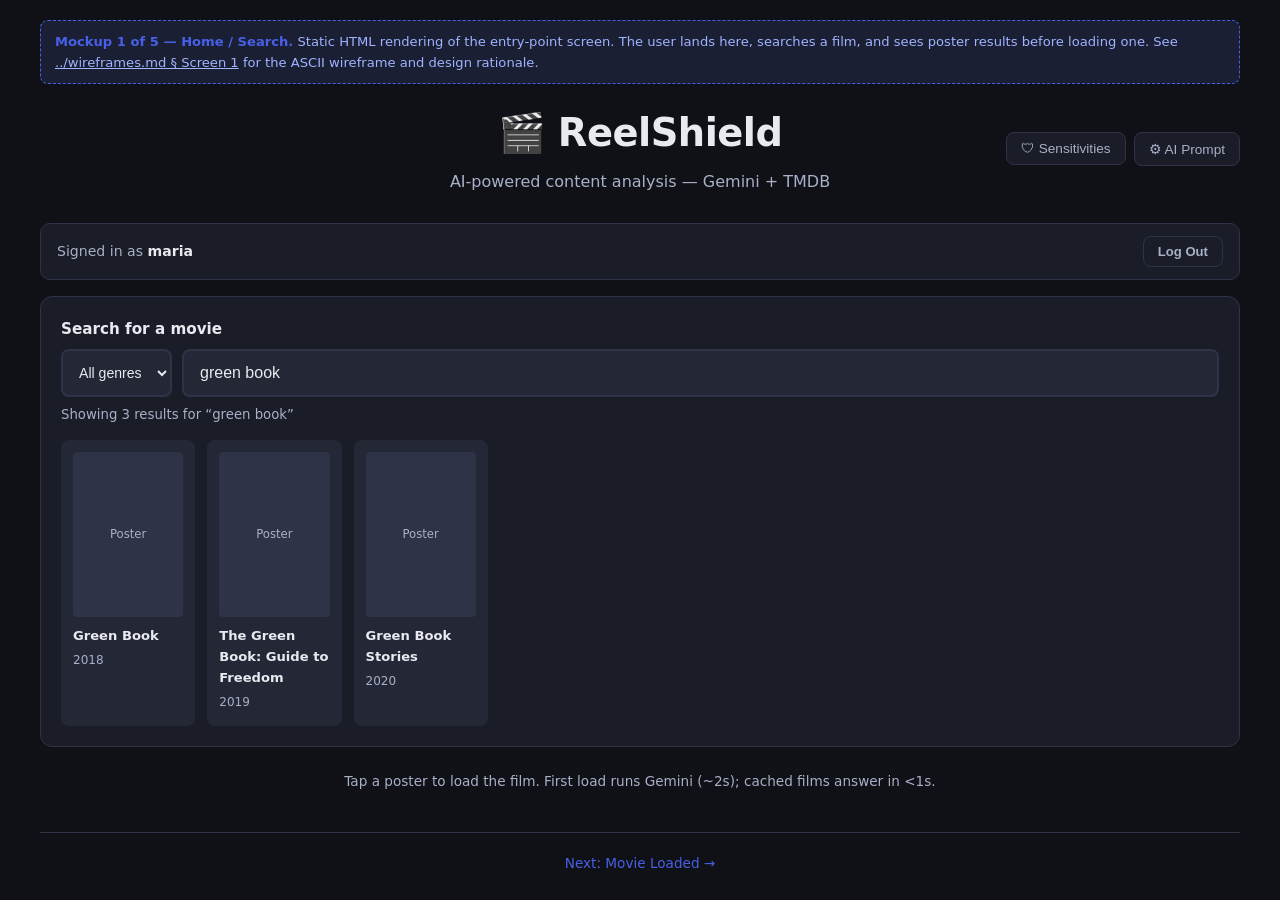
<file: docs/wireframes/mockups/01-home.html>
<!DOCTYPE html>
<html lang="en">
<head>
<meta charset="UTF-8">
<meta name="viewport" content="width=device-width,initial-scale=1">
<title>ReelShield — Mockup: Home / Search</title>
<style>
/* Static-HTML mockup styles for docs/wireframes/mockups/*.html.
   Subset of frontend/static/css/main.css, kept in sync by hand so the
   mockups can be opened standalone without running the server. */

:root{
  --bg:#0f1117;--surf:#1a1d27;--surf2:#242736;--bdr:#2e3347;
  --text:#e8eaf0;--muted:#a8b0c8;--accent:#4860e8;--accent-d:#3850c8;
  --mild:#4caf50;--moderate:#ff9800;--severe:#f44336;
  --epi-bg:#1a0000;--epi-bdr:#ff2222;
}
*,*::before,*::after{box-sizing:border-box;margin:0;padding:0}
body{font-family:'Segoe UI',system-ui,sans-serif;background:var(--bg);color:var(--text);min-height:100vh;padding:20px;line-height:1.6}
.container{max-width:1200px;margin:0 auto}

/* ── Mockup banner (only on mockup files) ─────────────────── */
.mockup-banner{background:rgba(108,142,255,.12);border:1px dashed var(--accent);border-radius:8px;padding:10px 14px;margin-bottom:18px;font-size:.82rem;color:#9fb3ff}
.mockup-banner strong{color:var(--accent)}
.mockup-banner a{color:#9fb3ff;text-decoration:underline}

/* ── Header ───────────────────────────────────────────────── */
header{text-align:center;margin-bottom:28px;position:relative}
header h1{font-size:clamp(1.6rem,4vw,2.4rem);font-weight:800;letter-spacing:-.5px}
header p{color:var(--muted);margin-top:6px}
.header-btns{position:absolute;right:0;top:50%;transform:translateY(-50%);display:flex;gap:8px;align-items:center}
.settings-btn{background:var(--surf);border:1px solid var(--bdr);color:var(--muted);padding:8px 14px;border-radius:8px;font-size:.85rem}

/* ── Auth bar ────────────────────────────────────────────── */
.auth-bar{background:var(--surf);border:1px solid var(--bdr);border-radius:10px;padding:12px 16px;margin-bottom:16px;display:flex;align-items:center;justify-content:space-between;flex-wrap:wrap;gap:10px}
.auth-bar .auth-left{font-size:.88rem;color:var(--muted)}
.auth-bar .auth-left strong{color:var(--text)}
.auth-inline{display:flex;gap:8px;align-items:center;flex-wrap:wrap}
.auth-inline input{padding:7px 11px;border:1px solid var(--bdr);border-radius:6px;background:var(--surf2);color:var(--text);font-size:.85rem;width:130px}

/* ── Epilepsy banner ─────────────────────────────────────── */
.epi-bar{background:var(--epi-bg);border:2px solid var(--epi-bdr);border-radius:10px;padding:16px 20px;margin-bottom:20px}
.epi-bar .inner{display:flex;gap:14px;align-items:flex-start}
.epi-bar .icon{font-size:2rem;line-height:1;flex-shrink:0}
.epi-bar h2{color:#ff4444;font-size:1.05rem;font-weight:800;text-transform:uppercase;letter-spacing:.5px;margin-bottom:4px}
.epi-bar p{color:#ffb0b0;font-size:.92rem}
.epi-bar .epi-notes{color:#ff8888;margin-top:4px;font-style:italic;font-size:.88rem}

/* ── Search box ──────────────────────────────────────────── */
.search-box{background:var(--surf);border-radius:12px;padding:20px;border:1px solid var(--bdr);margin-bottom:20px}
.search-lbl{display:block;font-weight:600;margin-bottom:8px;font-size:.95rem}
.search-row{display:flex;gap:10px;align-items:center}
.genre-select{padding:13px 12px;border:2px solid var(--bdr);border-radius:8px;font-size:.88rem;background:var(--surf2);color:var(--text);white-space:nowrap;flex-shrink:0}
.search-input{flex:1;padding:13px 16px;border:2px solid var(--bdr);border-radius:8px;font-size:1rem;background:var(--surf2);color:var(--text)}
.search-status{color:var(--muted);font-size:.83rem;margin-top:7px;min-height:18px}
.results{display:grid;grid-template-columns:repeat(auto-fill,minmax(130px,1fr));gap:12px;margin-top:14px}
.rcard{background:var(--surf2);border-radius:8px;padding:10px;border:2px solid transparent;text-align:left;color:var(--text)}
.rcard .no-poster{width:100%;aspect-ratio:2/3;background:var(--bdr);display:flex;align-items:center;justify-content:center;border-radius:4px;color:var(--muted);font-size:.73rem}
.rcard h3{font-size:.82rem;margin-top:8px;font-weight:600}
.rcard small{color:var(--muted);font-size:.75rem}

/* ── Main panel layout ───────────────────────────────────── */
.main-layout{display:grid;gap:20px;margin-top:20px;grid-template-columns:1fr 1fr}
@media(max-width:767px){.main-layout{grid-template-columns:1fr}}
.panel{background:var(--surf);border-radius:12px;padding:24px;border:1px solid var(--bdr)}
.panel>h2{font-size:1.15rem;font-weight:700;margin-bottom:16px}

/* ── Movie meta ──────────────────────────────────────────── */
.movie-title{font-size:1.25rem;font-weight:700;margin-bottom:8px}
.meta-row{display:flex;gap:10px;flex-wrap:wrap;font-size:.83rem;color:var(--muted);margin-bottom:10px}
.badge{background:var(--surf2);border:1px solid var(--bdr);padding:2px 9px;border-radius:20px;font-size:.79rem}
.badge-mpa-warn{background:rgba(255,152,0,.2);border-color:#ffb74d;color:#ffb74d;font-weight:600}
.mpa-warn-note{font-size:.78rem;color:#ffb74d;margin:6px 0 10px}
.overview-blurb{font-size:.88rem;color:var(--muted);line-height:1.65;padding:12px;background:var(--surf2);border-radius:8px;border-left:3px solid var(--accent);margin-top:8px}

/* ── Spoiler toggle ──────────────────────────────────────── */
.sptoggle{display:flex;align-items:center;justify-content:space-between;background:var(--surf2);padding:12px 16px;border-radius:8px;margin-bottom:14px;border:1px solid var(--bdr)}
.sptoggle span{font-size:.9rem}
.sp-btn{position:relative;width:56px;height:28px;background:#4caf50;border-radius:14px;border:2px solid #4caf50;flex-shrink:0}
.sp-btn::after{content:'';position:absolute;width:22px;height:22px;background:#fff;border-radius:50%;top:1px;left:1px;transform:translateX(28px)}
.sp-btn.off{background:var(--bdr);border-color:var(--bdr)}
.sp-btn.off::after{transform:translateX(0)}
.sp-hint{font-size:.79rem;color:var(--muted);margin-bottom:14px}

/* ── Warning cards ───────────────────────────────────────── */
.witem{padding:12px 14px;margin:7px 0;border-radius:8px;border-left:4px solid;font-size:.88rem}
.s0{background:var(--surf2);border-color:var(--muted);color:var(--muted)}
.s1{background:#1a2a1a;border-color:var(--mild)}
.s2{background:#2a1e0a;border-color:var(--moderate)}
.s3{background:#2a0a0a;border-color:var(--severe)}
.w-head{display:flex;justify-content:space-between;align-items:center;flex-wrap:wrap;gap:4px}
.w-lbl{font-weight:700;font-size:.84rem}
.w-badge{font-size:.77rem;font-weight:600;padding:2px 8px;border-radius:12px}
.s0 .w-badge{background:rgba(136,145,168,.2)}
.s1 .w-badge{background:rgba(76,175,80,.25);color:#81c784}
.s2 .w-badge{background:rgba(255,152,0,.25);color:#ffb74d}
.s3 .w-badge{background:rgba(244,67,54,.25);color:#ef9a9a}
.conf{font-size:.72rem;color:#a8b0c8;margin-top:3px}
.conf-ok{color:#69f0ae;font-weight:700}
.w-notes{font-size:.81rem;margin-top:4px}
.s0 .w-notes{color:var(--muted)}
.s1 .w-notes{color:#a5d6a7}
.s2 .w-notes{color:#ffe0b2}
.s3 .w-notes{color:#ffcdd2}

/* ── Chat ────────────────────────────────────────────────── */
.chat-box{height:340px;overflow-y:auto;border:1px solid var(--bdr);border-radius:8px;padding:14px;margin-bottom:12px;background:var(--surf2);display:flex;flex-direction:column;gap:10px}
.msg{padding:10px 14px;border-radius:10px;font-size:.89rem;max-width:85%;line-height:1.5}
.msg.u{background:var(--accent-d);align-self:flex-end}
.msg.a{background:var(--surf);border:1px solid var(--bdr);align-self:flex-start}
.msg-lbl{font-weight:700;font-size:.76rem;margin-bottom:3px;color:var(--muted)}
.cinput{display:flex;gap:10px}
.chat-input{flex:1;padding:12px 14px;border:2px solid var(--bdr);border-radius:8px;font-size:.93rem;background:var(--surf2);color:var(--text)}

/* ── Content twins ───────────────────────────────────────── */
.twins-section{margin-top:20px;background:var(--surf);border-radius:12px;padding:20px;border:1px solid var(--bdr)}
.twins-section h2{font-size:1rem;font-weight:700;margin-bottom:6px}
.twins-hint{font-size:.82rem;color:var(--muted);margin-bottom:12px;line-height:1.5}
.twins-grid{display:grid;grid-template-columns:repeat(auto-fill,minmax(130px,1fr));gap:10px}
.twin-card{background:var(--surf2);border:1px solid var(--bdr);border-radius:10px;padding:6px;color:var(--text);text-align:left}
.twin-card .no-poster-wide{width:100%;aspect-ratio:2/3;background:var(--bdr);border-radius:6px;display:flex;align-items:center;justify-content:center;color:var(--muted);font-size:.7rem;margin-bottom:6px}
.twin-body{padding:0 4px 4px}
.twin-title{font-size:.83rem;font-weight:600;line-height:1.25;margin-bottom:2px}
.twin-year{font-size:.75rem;color:var(--muted);margin-bottom:2px}
.twin-dist{font-size:.72rem;color:var(--mild);font-family:'Courier New',monospace}

/* ── Recommendations ─────────────────────────────────────── */
.reco-section{margin-top:20px;background:var(--surf);border-radius:12px;padding:20px;border:1px solid var(--bdr)}
.reco-section h2{font-size:1rem;font-weight:700;margin-bottom:12px}
.reco-controls{display:flex;gap:10px;align-items:center;flex-wrap:wrap;margin-bottom:14px}
.reco-controls select{padding:8px 12px;border:1px solid var(--bdr);border-radius:8px;background:var(--surf2);color:var(--text);font-size:.88rem}
.reco-results{display:grid;grid-template-columns:repeat(auto-fill,minmax(120px,1fr));gap:10px;margin-top:4px}
.reco-msg{font-size:.83rem;color:var(--muted);margin-top:8px}

/* ── Discover ────────────────────────────────────────────── */
.discover-section{margin-top:20px;background:var(--surf);border-radius:12px;padding:20px;border:1px solid var(--bdr)}
.mood-hint{color:var(--muted);font-size:.88rem;margin-bottom:14px}
.discover-layout{display:grid;grid-template-columns:1fr 1fr;gap:20px;margin-bottom:14px}
@media(max-width:767px){.discover-layout{grid-template-columns:1fr}}
.discover-col h3{font-size:.78rem;font-weight:700;color:var(--muted);text-transform:uppercase;letter-spacing:.5px;margin-bottom:10px}
.mood-pill{display:block;width:100%;text-align:left;padding:11px 14px;margin-bottom:8px;border:1px solid var(--bdr);border-radius:8px;background:var(--surf2);color:var(--text);font-size:.88rem}
.mood-pill.active{background:rgba(108,142,255,.18);border-color:var(--accent);color:#9fb3ff}
.mood-custom{display:block;width:100%;padding:11px 14px;border:1px solid var(--bdr);border-radius:8px;background:var(--surf2);color:var(--text);font-size:.88rem}
.avoid-grid{display:grid;grid-template-columns:1fr 1fr;gap:8px}
.avoid-item{display:flex;align-items:center;gap:8px;padding:9px 12px;border:1px solid var(--bdr);border-radius:8px;background:var(--surf2);font-size:.85rem}
.avoid-item input{accent-color:var(--accent)}
.mood-profile-box{background:var(--surf2);border:1px solid var(--bdr);border-radius:8px;padding:12px 14px;margin-bottom:12px;font-size:.85rem}
.mood-profile-box .mp-line{margin-bottom:4px}
.mp-tone-good{display:inline-block;background:rgba(76,175,80,.2);color:#a5d6a7;padding:1px 8px;border-radius:10px;font-size:.77rem;margin-right:4px}
.mp-tone-bad{display:inline-block;background:rgba(244,67,54,.18);color:#ef9a9a;padding:1px 8px;border-radius:10px;font-size:.77rem;margin-right:4px}

/* ── Group Watch ─────────────────────────────────────────── */
.group-section{margin-top:20px;background:var(--surf);border-radius:12px;padding:20px;border:1px solid var(--bdr)}
.group-layout{display:grid;grid-template-columns:1fr 1fr;gap:20px}
@media(max-width:767px){.group-layout{grid-template-columns:1fr}}
.group-col h3{font-size:.78rem;font-weight:700;color:var(--muted);text-transform:uppercase;letter-spacing:.5px;margin-bottom:10px}
.member-list{margin-bottom:14px}
.member-row{display:flex;justify-content:space-between;align-items:center;padding:10px 12px;border:1px solid var(--bdr);border-radius:8px;background:var(--surf2);margin-bottom:8px}
.member-row .member-name{font-weight:600;font-size:.88rem}
.member-row .member-sens{font-size:.76rem;color:var(--muted);margin-top:2px}
.member-row .member-remove{background:transparent;border:none;color:var(--muted);font-size:1rem;padding:0 4px}
.member-form{background:var(--surf2);border:1px solid var(--bdr);border-radius:8px;padding:14px;margin-bottom:14px}
.member-form input{display:block;width:100%;padding:9px 12px;border:1px solid var(--bdr);border-radius:6px;background:var(--bg);color:var(--text);font-size:.88rem;margin-bottom:10px}
.group-results{margin-top:18px;display:grid;grid-template-columns:repeat(auto-fill,minmax(170px,1fr));gap:12px}
.gres-card{background:var(--surf2);border:1px solid var(--bdr);border-radius:10px;padding:10px}
.gres-card .gres-score{display:inline-block;background:rgba(76,175,80,.2);color:#81c784;font-weight:800;font-size:.8rem;padding:2px 8px;border-radius:10px;margin-bottom:6px}
.gres-card .no-poster{width:100%;aspect-ratio:2/3;background:var(--bdr);border-radius:6px;display:flex;align-items:center;justify-content:center;color:var(--muted);font-size:.73rem;margin-bottom:8px}
.gres-card .gres-title{font-size:.86rem;font-weight:700;margin-bottom:2px}
.gres-card .gres-year{font-size:.75rem;color:var(--muted);margin-bottom:6px}
.gres-card .gres-reason{font-size:.76rem;color:var(--muted);line-height:1.45}

/* ── Watchlist ───────────────────────────────────────────── */
.wl-section{margin-top:20px;background:var(--surf);border-radius:12px;padding:20px;border:1px solid var(--bdr)}
.wl-hint{font-size:.82rem;color:var(--muted);margin-bottom:14px}
.wl-grid{display:grid;grid-template-columns:repeat(auto-fill,minmax(160px,1fr));gap:12px}
.wl-card{background:var(--surf2);border-radius:10px;padding:12px;border:1px solid var(--bdr);position:relative}
.wl-card .no-poster{width:100%;aspect-ratio:2/3;background:var(--bdr);border-radius:6px;display:flex;align-items:center;justify-content:center;color:var(--muted);font-size:.73rem;margin-bottom:8px}
.wl-card .wc-title{font-size:.85rem;font-weight:700;margin-bottom:2px}
.wl-card .wc-year{font-size:.75rem;color:var(--muted);margin-bottom:6px}
.wl-card .wc-badge{font-size:.78rem;font-weight:700;margin-bottom:4px}
.wc-badge.safe{color:#81c784}
.wc-badge.mild{color:#ffb74d}
.wc-badge.strong{color:#ef9a9a}
.wl-card .wc-one-liner{font-size:.75rem;color:var(--muted);line-height:1.4}
.wl-card .wc-rank{position:absolute;top:8px;left:8px;background:var(--accent);color:#fff;font-size:.72rem;font-weight:800;border-radius:50%;width:22px;height:22px;display:flex;align-items:center;justify-content:center}
.wl-card .wc-remove{position:absolute;top:8px;right:8px;background:rgba(0,0,0,.5);border:none;color:var(--muted);border-radius:50%;width:22px;height:22px;font-size:.75rem;display:flex;align-items:center;justify-content:center}

/* ── Buttons ─────────────────────────────────────────────── */
.btn{padding:10px 18px;background:var(--accent);color:#fff;border:none;border-radius:8px;font-weight:700;font-size:.88rem}
.btn-sm{padding:7px 14px;font-size:.82rem}
.btn-ghost{background:transparent;border:1px solid var(--bdr);color:var(--muted)}
.btn-full{width:100%}

/* ── Navigation between mockups ──────────────────────────── */
.mockup-nav{margin-top:40px;padding-top:20px;border-top:1px solid var(--bdr);text-align:center;font-size:.85rem;color:var(--muted)}
.mockup-nav a{color:var(--accent);text-decoration:none;margin:0 8px}
.mockup-nav a:hover{text-decoration:underline}

</style>
</head>
<body>
<div class="container">

  <div class="mockup-banner">
    <strong>Mockup 1 of 5 — Home / Search.</strong>
    Static HTML rendering of the entry-point screen. The user lands here, searches a film, and sees poster results before loading one.
    See <a href="../wireframes.md">../wireframes.md § Screen 1</a> for the ASCII wireframe and design rationale.
  </div>

  <header>
    <h1>&#127916; ReelShield</h1>
    <p>AI-powered content analysis — Gemini + TMDB</p>
    <div class="header-btns">
      <button class="settings-btn">&#128737; Sensitivities</button>
      <button class="settings-btn">&#9881; AI Prompt</button>
    </div>
  </header>

  <div class="auth-bar">
    <div class="auth-left">Signed in as <strong>maria</strong></div>
    <div class="auth-inline">
      <button class="btn btn-sm btn-ghost">Log Out</button>
    </div>
  </div>

  <div class="search-box">
    <label class="search-lbl" for="searchInput">Search for a movie</label>
    <div class="search-row">
      <select class="genre-select">
        <option>All genres</option>
        <option>Action</option>
        <option>Drama</option>
        <option>Horror</option>
      </select>
      <input class="search-input" id="searchInput" type="search" value="green book" placeholder="e.g. Interstellar, The Dark Knight...">
    </div>
    <div class="search-status">Showing 3 results for &ldquo;green book&rdquo;</div>

    <div class="results">
      <div class="rcard">
        <div class="no-poster">Poster</div>
        <h3>Green Book</h3>
        <small>2018</small>
      </div>
      <div class="rcard">
        <div class="no-poster">Poster</div>
        <h3>The Green Book: Guide to Freedom</h3>
        <small>2019</small>
      </div>
      <div class="rcard">
        <div class="no-poster">Poster</div>
        <h3>Green Book Stories</h3>
        <small>2020</small>
      </div>
    </div>
  </div>

  <p style="color:var(--muted);font-size:.85rem;text-align:center;margin-top:24px">
    Tap a poster to load the film. First load runs Gemini (~2s); cached films answer in &lt;1s.
  </p>

  <nav class="mockup-nav">
    <a href="02-movie-loaded.html">Next: Movie Loaded &rarr;</a>
  </nav>
</div>
</body>
</html>
</file>
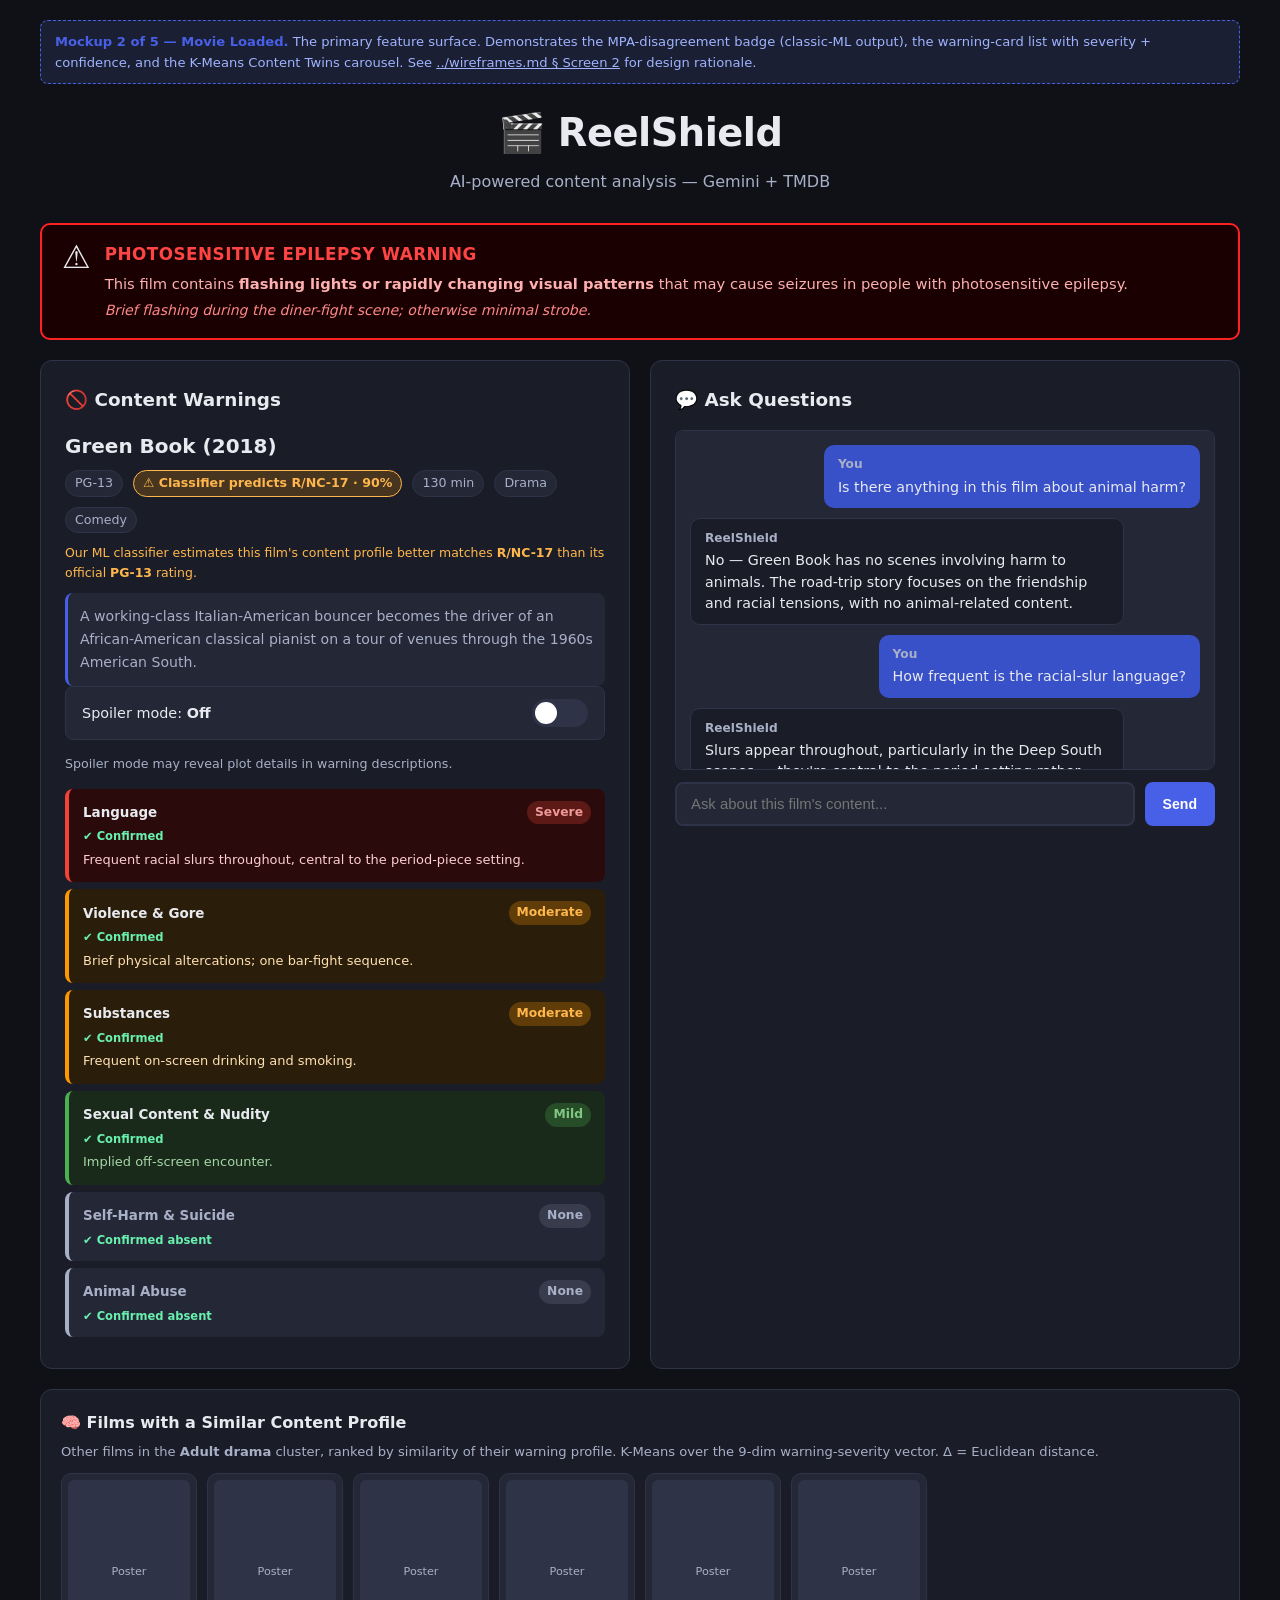
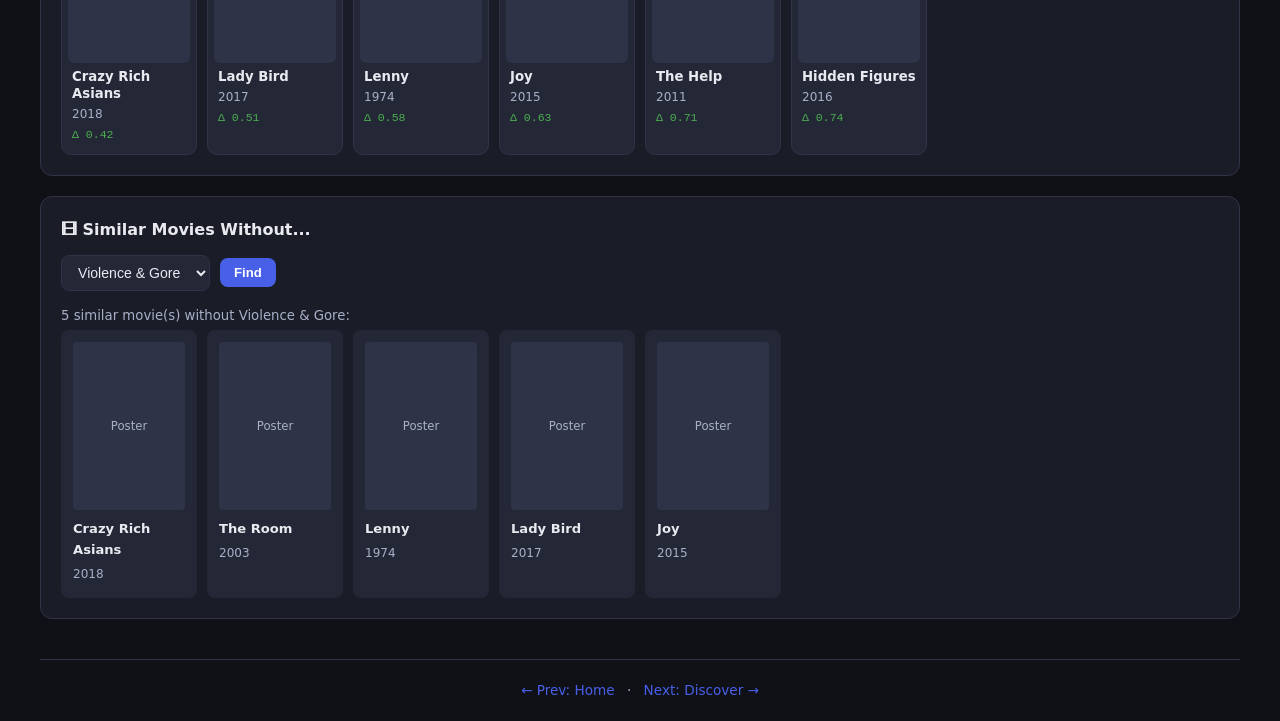
<file: docs/wireframes/mockups/02-movie-loaded.html>
<!DOCTYPE html>
<html lang="en">
<head>
<meta charset="UTF-8">
<meta name="viewport" content="width=device-width,initial-scale=1">
<title>ReelShield — Mockup: Movie Loaded</title>
<style>
/* Static-HTML mockup styles for docs/wireframes/mockups/*.html.
   Subset of frontend/static/css/main.css, kept in sync by hand so the
   mockups can be opened standalone without running the server. */

:root{
  --bg:#0f1117;--surf:#1a1d27;--surf2:#242736;--bdr:#2e3347;
  --text:#e8eaf0;--muted:#a8b0c8;--accent:#4860e8;--accent-d:#3850c8;
  --mild:#4caf50;--moderate:#ff9800;--severe:#f44336;
  --epi-bg:#1a0000;--epi-bdr:#ff2222;
}
*,*::before,*::after{box-sizing:border-box;margin:0;padding:0}
body{font-family:'Segoe UI',system-ui,sans-serif;background:var(--bg);color:var(--text);min-height:100vh;padding:20px;line-height:1.6}
.container{max-width:1200px;margin:0 auto}

/* ── Mockup banner (only on mockup files) ─────────────────── */
.mockup-banner{background:rgba(108,142,255,.12);border:1px dashed var(--accent);border-radius:8px;padding:10px 14px;margin-bottom:18px;font-size:.82rem;color:#9fb3ff}
.mockup-banner strong{color:var(--accent)}
.mockup-banner a{color:#9fb3ff;text-decoration:underline}

/* ── Header ───────────────────────────────────────────────── */
header{text-align:center;margin-bottom:28px;position:relative}
header h1{font-size:clamp(1.6rem,4vw,2.4rem);font-weight:800;letter-spacing:-.5px}
header p{color:var(--muted);margin-top:6px}
.header-btns{position:absolute;right:0;top:50%;transform:translateY(-50%);display:flex;gap:8px;align-items:center}
.settings-btn{background:var(--surf);border:1px solid var(--bdr);color:var(--muted);padding:8px 14px;border-radius:8px;font-size:.85rem}

/* ── Auth bar ────────────────────────────────────────────── */
.auth-bar{background:var(--surf);border:1px solid var(--bdr);border-radius:10px;padding:12px 16px;margin-bottom:16px;display:flex;align-items:center;justify-content:space-between;flex-wrap:wrap;gap:10px}
.auth-bar .auth-left{font-size:.88rem;color:var(--muted)}
.auth-bar .auth-left strong{color:var(--text)}
.auth-inline{display:flex;gap:8px;align-items:center;flex-wrap:wrap}
.auth-inline input{padding:7px 11px;border:1px solid var(--bdr);border-radius:6px;background:var(--surf2);color:var(--text);font-size:.85rem;width:130px}

/* ── Epilepsy banner ─────────────────────────────────────── */
.epi-bar{background:var(--epi-bg);border:2px solid var(--epi-bdr);border-radius:10px;padding:16px 20px;margin-bottom:20px}
.epi-bar .inner{display:flex;gap:14px;align-items:flex-start}
.epi-bar .icon{font-size:2rem;line-height:1;flex-shrink:0}
.epi-bar h2{color:#ff4444;font-size:1.05rem;font-weight:800;text-transform:uppercase;letter-spacing:.5px;margin-bottom:4px}
.epi-bar p{color:#ffb0b0;font-size:.92rem}
.epi-bar .epi-notes{color:#ff8888;margin-top:4px;font-style:italic;font-size:.88rem}

/* ── Search box ──────────────────────────────────────────── */
.search-box{background:var(--surf);border-radius:12px;padding:20px;border:1px solid var(--bdr);margin-bottom:20px}
.search-lbl{display:block;font-weight:600;margin-bottom:8px;font-size:.95rem}
.search-row{display:flex;gap:10px;align-items:center}
.genre-select{padding:13px 12px;border:2px solid var(--bdr);border-radius:8px;font-size:.88rem;background:var(--surf2);color:var(--text);white-space:nowrap;flex-shrink:0}
.search-input{flex:1;padding:13px 16px;border:2px solid var(--bdr);border-radius:8px;font-size:1rem;background:var(--surf2);color:var(--text)}
.search-status{color:var(--muted);font-size:.83rem;margin-top:7px;min-height:18px}
.results{display:grid;grid-template-columns:repeat(auto-fill,minmax(130px,1fr));gap:12px;margin-top:14px}
.rcard{background:var(--surf2);border-radius:8px;padding:10px;border:2px solid transparent;text-align:left;color:var(--text)}
.rcard .no-poster{width:100%;aspect-ratio:2/3;background:var(--bdr);display:flex;align-items:center;justify-content:center;border-radius:4px;color:var(--muted);font-size:.73rem}
.rcard h3{font-size:.82rem;margin-top:8px;font-weight:600}
.rcard small{color:var(--muted);font-size:.75rem}

/* ── Main panel layout ───────────────────────────────────── */
.main-layout{display:grid;gap:20px;margin-top:20px;grid-template-columns:1fr 1fr}
@media(max-width:767px){.main-layout{grid-template-columns:1fr}}
.panel{background:var(--surf);border-radius:12px;padding:24px;border:1px solid var(--bdr)}
.panel>h2{font-size:1.15rem;font-weight:700;margin-bottom:16px}

/* ── Movie meta ──────────────────────────────────────────── */
.movie-title{font-size:1.25rem;font-weight:700;margin-bottom:8px}
.meta-row{display:flex;gap:10px;flex-wrap:wrap;font-size:.83rem;color:var(--muted);margin-bottom:10px}
.badge{background:var(--surf2);border:1px solid var(--bdr);padding:2px 9px;border-radius:20px;font-size:.79rem}
.badge-mpa-warn{background:rgba(255,152,0,.2);border-color:#ffb74d;color:#ffb74d;font-weight:600}
.mpa-warn-note{font-size:.78rem;color:#ffb74d;margin:6px 0 10px}
.overview-blurb{font-size:.88rem;color:var(--muted);line-height:1.65;padding:12px;background:var(--surf2);border-radius:8px;border-left:3px solid var(--accent);margin-top:8px}

/* ── Spoiler toggle ──────────────────────────────────────── */
.sptoggle{display:flex;align-items:center;justify-content:space-between;background:var(--surf2);padding:12px 16px;border-radius:8px;margin-bottom:14px;border:1px solid var(--bdr)}
.sptoggle span{font-size:.9rem}
.sp-btn{position:relative;width:56px;height:28px;background:#4caf50;border-radius:14px;border:2px solid #4caf50;flex-shrink:0}
.sp-btn::after{content:'';position:absolute;width:22px;height:22px;background:#fff;border-radius:50%;top:1px;left:1px;transform:translateX(28px)}
.sp-btn.off{background:var(--bdr);border-color:var(--bdr)}
.sp-btn.off::after{transform:translateX(0)}
.sp-hint{font-size:.79rem;color:var(--muted);margin-bottom:14px}

/* ── Warning cards ───────────────────────────────────────── */
.witem{padding:12px 14px;margin:7px 0;border-radius:8px;border-left:4px solid;font-size:.88rem}
.s0{background:var(--surf2);border-color:var(--muted);color:var(--muted)}
.s1{background:#1a2a1a;border-color:var(--mild)}
.s2{background:#2a1e0a;border-color:var(--moderate)}
.s3{background:#2a0a0a;border-color:var(--severe)}
.w-head{display:flex;justify-content:space-between;align-items:center;flex-wrap:wrap;gap:4px}
.w-lbl{font-weight:700;font-size:.84rem}
.w-badge{font-size:.77rem;font-weight:600;padding:2px 8px;border-radius:12px}
.s0 .w-badge{background:rgba(136,145,168,.2)}
.s1 .w-badge{background:rgba(76,175,80,.25);color:#81c784}
.s2 .w-badge{background:rgba(255,152,0,.25);color:#ffb74d}
.s3 .w-badge{background:rgba(244,67,54,.25);color:#ef9a9a}
.conf{font-size:.72rem;color:#a8b0c8;margin-top:3px}
.conf-ok{color:#69f0ae;font-weight:700}
.w-notes{font-size:.81rem;margin-top:4px}
.s0 .w-notes{color:var(--muted)}
.s1 .w-notes{color:#a5d6a7}
.s2 .w-notes{color:#ffe0b2}
.s3 .w-notes{color:#ffcdd2}

/* ── Chat ────────────────────────────────────────────────── */
.chat-box{height:340px;overflow-y:auto;border:1px solid var(--bdr);border-radius:8px;padding:14px;margin-bottom:12px;background:var(--surf2);display:flex;flex-direction:column;gap:10px}
.msg{padding:10px 14px;border-radius:10px;font-size:.89rem;max-width:85%;line-height:1.5}
.msg.u{background:var(--accent-d);align-self:flex-end}
.msg.a{background:var(--surf);border:1px solid var(--bdr);align-self:flex-start}
.msg-lbl{font-weight:700;font-size:.76rem;margin-bottom:3px;color:var(--muted)}
.cinput{display:flex;gap:10px}
.chat-input{flex:1;padding:12px 14px;border:2px solid var(--bdr);border-radius:8px;font-size:.93rem;background:var(--surf2);color:var(--text)}

/* ── Content twins ───────────────────────────────────────── */
.twins-section{margin-top:20px;background:var(--surf);border-radius:12px;padding:20px;border:1px solid var(--bdr)}
.twins-section h2{font-size:1rem;font-weight:700;margin-bottom:6px}
.twins-hint{font-size:.82rem;color:var(--muted);margin-bottom:12px;line-height:1.5}
.twins-grid{display:grid;grid-template-columns:repeat(auto-fill,minmax(130px,1fr));gap:10px}
.twin-card{background:var(--surf2);border:1px solid var(--bdr);border-radius:10px;padding:6px;color:var(--text);text-align:left}
.twin-card .no-poster-wide{width:100%;aspect-ratio:2/3;background:var(--bdr);border-radius:6px;display:flex;align-items:center;justify-content:center;color:var(--muted);font-size:.7rem;margin-bottom:6px}
.twin-body{padding:0 4px 4px}
.twin-title{font-size:.83rem;font-weight:600;line-height:1.25;margin-bottom:2px}
.twin-year{font-size:.75rem;color:var(--muted);margin-bottom:2px}
.twin-dist{font-size:.72rem;color:var(--mild);font-family:'Courier New',monospace}

/* ── Recommendations ─────────────────────────────────────── */
.reco-section{margin-top:20px;background:var(--surf);border-radius:12px;padding:20px;border:1px solid var(--bdr)}
.reco-section h2{font-size:1rem;font-weight:700;margin-bottom:12px}
.reco-controls{display:flex;gap:10px;align-items:center;flex-wrap:wrap;margin-bottom:14px}
.reco-controls select{padding:8px 12px;border:1px solid var(--bdr);border-radius:8px;background:var(--surf2);color:var(--text);font-size:.88rem}
.reco-results{display:grid;grid-template-columns:repeat(auto-fill,minmax(120px,1fr));gap:10px;margin-top:4px}
.reco-msg{font-size:.83rem;color:var(--muted);margin-top:8px}

/* ── Discover ────────────────────────────────────────────── */
.discover-section{margin-top:20px;background:var(--surf);border-radius:12px;padding:20px;border:1px solid var(--bdr)}
.mood-hint{color:var(--muted);font-size:.88rem;margin-bottom:14px}
.discover-layout{display:grid;grid-template-columns:1fr 1fr;gap:20px;margin-bottom:14px}
@media(max-width:767px){.discover-layout{grid-template-columns:1fr}}
.discover-col h3{font-size:.78rem;font-weight:700;color:var(--muted);text-transform:uppercase;letter-spacing:.5px;margin-bottom:10px}
.mood-pill{display:block;width:100%;text-align:left;padding:11px 14px;margin-bottom:8px;border:1px solid var(--bdr);border-radius:8px;background:var(--surf2);color:var(--text);font-size:.88rem}
.mood-pill.active{background:rgba(108,142,255,.18);border-color:var(--accent);color:#9fb3ff}
.mood-custom{display:block;width:100%;padding:11px 14px;border:1px solid var(--bdr);border-radius:8px;background:var(--surf2);color:var(--text);font-size:.88rem}
.avoid-grid{display:grid;grid-template-columns:1fr 1fr;gap:8px}
.avoid-item{display:flex;align-items:center;gap:8px;padding:9px 12px;border:1px solid var(--bdr);border-radius:8px;background:var(--surf2);font-size:.85rem}
.avoid-item input{accent-color:var(--accent)}
.mood-profile-box{background:var(--surf2);border:1px solid var(--bdr);border-radius:8px;padding:12px 14px;margin-bottom:12px;font-size:.85rem}
.mood-profile-box .mp-line{margin-bottom:4px}
.mp-tone-good{display:inline-block;background:rgba(76,175,80,.2);color:#a5d6a7;padding:1px 8px;border-radius:10px;font-size:.77rem;margin-right:4px}
.mp-tone-bad{display:inline-block;background:rgba(244,67,54,.18);color:#ef9a9a;padding:1px 8px;border-radius:10px;font-size:.77rem;margin-right:4px}

/* ── Group Watch ─────────────────────────────────────────── */
.group-section{margin-top:20px;background:var(--surf);border-radius:12px;padding:20px;border:1px solid var(--bdr)}
.group-layout{display:grid;grid-template-columns:1fr 1fr;gap:20px}
@media(max-width:767px){.group-layout{grid-template-columns:1fr}}
.group-col h3{font-size:.78rem;font-weight:700;color:var(--muted);text-transform:uppercase;letter-spacing:.5px;margin-bottom:10px}
.member-list{margin-bottom:14px}
.member-row{display:flex;justify-content:space-between;align-items:center;padding:10px 12px;border:1px solid var(--bdr);border-radius:8px;background:var(--surf2);margin-bottom:8px}
.member-row .member-name{font-weight:600;font-size:.88rem}
.member-row .member-sens{font-size:.76rem;color:var(--muted);margin-top:2px}
.member-row .member-remove{background:transparent;border:none;color:var(--muted);font-size:1rem;padding:0 4px}
.member-form{background:var(--surf2);border:1px solid var(--bdr);border-radius:8px;padding:14px;margin-bottom:14px}
.member-form input{display:block;width:100%;padding:9px 12px;border:1px solid var(--bdr);border-radius:6px;background:var(--bg);color:var(--text);font-size:.88rem;margin-bottom:10px}
.group-results{margin-top:18px;display:grid;grid-template-columns:repeat(auto-fill,minmax(170px,1fr));gap:12px}
.gres-card{background:var(--surf2);border:1px solid var(--bdr);border-radius:10px;padding:10px}
.gres-card .gres-score{display:inline-block;background:rgba(76,175,80,.2);color:#81c784;font-weight:800;font-size:.8rem;padding:2px 8px;border-radius:10px;margin-bottom:6px}
.gres-card .no-poster{width:100%;aspect-ratio:2/3;background:var(--bdr);border-radius:6px;display:flex;align-items:center;justify-content:center;color:var(--muted);font-size:.73rem;margin-bottom:8px}
.gres-card .gres-title{font-size:.86rem;font-weight:700;margin-bottom:2px}
.gres-card .gres-year{font-size:.75rem;color:var(--muted);margin-bottom:6px}
.gres-card .gres-reason{font-size:.76rem;color:var(--muted);line-height:1.45}

/* ── Watchlist ───────────────────────────────────────────── */
.wl-section{margin-top:20px;background:var(--surf);border-radius:12px;padding:20px;border:1px solid var(--bdr)}
.wl-hint{font-size:.82rem;color:var(--muted);margin-bottom:14px}
.wl-grid{display:grid;grid-template-columns:repeat(auto-fill,minmax(160px,1fr));gap:12px}
.wl-card{background:var(--surf2);border-radius:10px;padding:12px;border:1px solid var(--bdr);position:relative}
.wl-card .no-poster{width:100%;aspect-ratio:2/3;background:var(--bdr);border-radius:6px;display:flex;align-items:center;justify-content:center;color:var(--muted);font-size:.73rem;margin-bottom:8px}
.wl-card .wc-title{font-size:.85rem;font-weight:700;margin-bottom:2px}
.wl-card .wc-year{font-size:.75rem;color:var(--muted);margin-bottom:6px}
.wl-card .wc-badge{font-size:.78rem;font-weight:700;margin-bottom:4px}
.wc-badge.safe{color:#81c784}
.wc-badge.mild{color:#ffb74d}
.wc-badge.strong{color:#ef9a9a}
.wl-card .wc-one-liner{font-size:.75rem;color:var(--muted);line-height:1.4}
.wl-card .wc-rank{position:absolute;top:8px;left:8px;background:var(--accent);color:#fff;font-size:.72rem;font-weight:800;border-radius:50%;width:22px;height:22px;display:flex;align-items:center;justify-content:center}
.wl-card .wc-remove{position:absolute;top:8px;right:8px;background:rgba(0,0,0,.5);border:none;color:var(--muted);border-radius:50%;width:22px;height:22px;font-size:.75rem;display:flex;align-items:center;justify-content:center}

/* ── Buttons ─────────────────────────────────────────────── */
.btn{padding:10px 18px;background:var(--accent);color:#fff;border:none;border-radius:8px;font-weight:700;font-size:.88rem}
.btn-sm{padding:7px 14px;font-size:.82rem}
.btn-ghost{background:transparent;border:1px solid var(--bdr);color:var(--muted)}
.btn-full{width:100%}

/* ── Navigation between mockups ──────────────────────────── */
.mockup-nav{margin-top:40px;padding-top:20px;border-top:1px solid var(--bdr);text-align:center;font-size:.85rem;color:var(--muted)}
.mockup-nav a{color:var(--accent);text-decoration:none;margin:0 8px}
.mockup-nav a:hover{text-decoration:underline}

</style>
</head>
<body>
<div class="container">

  <div class="mockup-banner">
    <strong>Mockup 2 of 5 — Movie Loaded.</strong>
    The primary feature surface. Demonstrates the MPA-disagreement badge (classic-ML output), the warning-card list with severity + confidence, and the K-Means Content Twins carousel.
    See <a href="../wireframes.md">../wireframes.md § Screen 2</a> for design rationale.
  </div>

  <header>
    <h1>&#127916; ReelShield</h1>
    <p>AI-powered content analysis — Gemini + TMDB</p>
  </header>

  <div class="epi-bar">
    <div class="inner">
      <span class="icon">&#9888;&#65039;</span>
      <div>
        <h2>Photosensitive Epilepsy Warning</h2>
        <p>This film contains <strong>flashing lights or rapidly changing visual patterns</strong> that may cause seizures in people with photosensitive epilepsy.</p>
        <p class="epi-notes">Brief flashing during the diner-fight scene; otherwise minimal strobe.</p>
      </div>
    </div>
  </div>

  <div class="main-layout">

    <div class="panel">
      <h2>&#128683; Content Warnings</h2>

      <div>
        <p class="movie-title">Green Book (2018)</p>
        <div class="meta-row">
          <span class="badge">PG-13</span>
          <span class="badge badge-mpa-warn">&#9888;&#65039; Classifier predicts R/NC-17 &middot; 90%</span>
          <span class="badge">130 min</span>
          <span class="badge">Drama</span>
          <span class="badge">Comedy</span>
        </div>
        <p class="mpa-warn-note">Our ML classifier estimates this film's content profile better matches <strong>R/NC-17</strong> than its official <strong>PG-13</strong> rating.</p>
        <p class="overview-blurb">A working-class Italian-American bouncer becomes the driver of an African-American classical pianist on a tour of venues through the 1960s American South.</p>
      </div>

      <div class="sptoggle">
        <span>Spoiler mode: <strong>Off</strong></span>
        <button class="sp-btn off" aria-label="Toggle spoiler mode"></button>
      </div>
      <p class="sp-hint">Spoiler mode may reveal plot details in warning descriptions.</p>

      <div class="witem s3">
        <div class="w-head">
          <span class="w-lbl">Language</span>
          <span class="w-badge">Severe</span>
        </div>
        <div class="conf conf-ok">&#10004; Confirmed</div>
        <p class="w-notes">Frequent racial slurs throughout, central to the period-piece setting.</p>
      </div>

      <div class="witem s2">
        <div class="w-head">
          <span class="w-lbl">Violence &amp; Gore</span>
          <span class="w-badge">Moderate</span>
        </div>
        <div class="conf conf-ok">&#10004; Confirmed</div>
        <p class="w-notes">Brief physical altercations; one bar-fight sequence.</p>
      </div>

      <div class="witem s2">
        <div class="w-head">
          <span class="w-lbl">Substances</span>
          <span class="w-badge">Moderate</span>
        </div>
        <div class="conf conf-ok">&#10004; Confirmed</div>
        <p class="w-notes">Frequent on-screen drinking and smoking.</p>
      </div>

      <div class="witem s1">
        <div class="w-head">
          <span class="w-lbl">Sexual Content &amp; Nudity</span>
          <span class="w-badge">Mild</span>
        </div>
        <div class="conf conf-ok">&#10004; Confirmed</div>
        <p class="w-notes">Implied off-screen encounter.</p>
      </div>

      <div class="witem s0">
        <div class="w-head">
          <span class="w-lbl">Self-Harm &amp; Suicide</span>
          <span class="w-badge">None</span>
        </div>
        <div class="conf conf-ok">&#10004; Confirmed absent</div>
      </div>

      <div class="witem s0">
        <div class="w-head">
          <span class="w-lbl">Animal Abuse</span>
          <span class="w-badge">None</span>
        </div>
        <div class="conf conf-ok">&#10004; Confirmed absent</div>
      </div>
    </div>

    <div class="panel">
      <h2>&#128172; Ask Questions</h2>
      <div class="chat-box">
        <div class="msg u">
          <div class="msg-lbl">You</div>
          Is there anything in this film about animal harm?
        </div>
        <div class="msg a">
          <div class="msg-lbl">ReelShield</div>
          No — Green Book has no scenes involving harm to animals. The road-trip story focuses on the friendship and racial tensions, with no animal-related content.
        </div>
        <div class="msg u">
          <div class="msg-lbl">You</div>
          How frequent is the racial-slur language?
        </div>
        <div class="msg a">
          <div class="msg-lbl">ReelShield</div>
          Slurs appear throughout, particularly in the Deep South scenes — they're central to the period setting rather than incidental. If language sensitivity is a concern, this film will trigger.
        </div>
      </div>
      <div class="cinput">
        <input class="chat-input" type="text" placeholder="Ask about this film's content...">
        <button class="btn">Send</button>
      </div>
    </div>

  </div>

  <section class="twins-section">
    <h2>&#129504; Films with a Similar Content Profile</h2>
    <p class="twins-hint">Other films in the <strong>Adult drama</strong> cluster, ranked by similarity of their warning profile. K-Means over the 9-dim warning-severity vector. Δ = Euclidean distance.</p>
    <div class="twins-grid">
      <div class="twin-card">
        <div class="no-poster-wide">Poster</div>
        <div class="twin-body">
          <p class="twin-title">Crazy Rich Asians</p>
          <p class="twin-year">2018</p>
          <p class="twin-dist">Δ 0.42</p>
        </div>
      </div>
      <div class="twin-card">
        <div class="no-poster-wide">Poster</div>
        <div class="twin-body">
          <p class="twin-title">Lady Bird</p>
          <p class="twin-year">2017</p>
          <p class="twin-dist">Δ 0.51</p>
        </div>
      </div>
      <div class="twin-card">
        <div class="no-poster-wide">Poster</div>
        <div class="twin-body">
          <p class="twin-title">Lenny</p>
          <p class="twin-year">1974</p>
          <p class="twin-dist">Δ 0.58</p>
        </div>
      </div>
      <div class="twin-card">
        <div class="no-poster-wide">Poster</div>
        <div class="twin-body">
          <p class="twin-title">Joy</p>
          <p class="twin-year">2015</p>
          <p class="twin-dist">Δ 0.63</p>
        </div>
      </div>
      <div class="twin-card">
        <div class="no-poster-wide">Poster</div>
        <div class="twin-body">
          <p class="twin-title">The Help</p>
          <p class="twin-year">2011</p>
          <p class="twin-dist">Δ 0.71</p>
        </div>
      </div>
      <div class="twin-card">
        <div class="no-poster-wide">Poster</div>
        <div class="twin-body">
          <p class="twin-title">Hidden Figures</p>
          <p class="twin-year">2016</p>
          <p class="twin-dist">Δ 0.74</p>
        </div>
      </div>
    </div>
  </section>

  <section class="reco-section">
    <h2>&#127902; Similar Movies Without...</h2>
    <div class="reco-controls">
      <select>
        <option>Violence &amp; Gore</option>
      </select>
      <button class="btn btn-sm">Find</button>
    </div>
    <p class="reco-msg">5 similar movie(s) without Violence &amp; Gore:</p>
    <div class="reco-results">
      <div class="rcard">
        <div class="no-poster">Poster</div>
        <h3>Crazy Rich Asians</h3>
        <small>2018</small>
      </div>
      <div class="rcard">
        <div class="no-poster">Poster</div>
        <h3>The Room</h3>
        <small>2003</small>
      </div>
      <div class="rcard">
        <div class="no-poster">Poster</div>
        <h3>Lenny</h3>
        <small>1974</small>
      </div>
      <div class="rcard">
        <div class="no-poster">Poster</div>
        <h3>Lady Bird</h3>
        <small>2017</small>
      </div>
      <div class="rcard">
        <div class="no-poster">Poster</div>
        <h3>Joy</h3>
        <small>2015</small>
      </div>
    </div>
  </section>

  <nav class="mockup-nav">
    <a href="01-home.html">&larr; Prev: Home</a> &middot;
    <a href="03-discover.html">Next: Discover &rarr;</a>
  </nav>
</div>
</body>
</html>
</file>
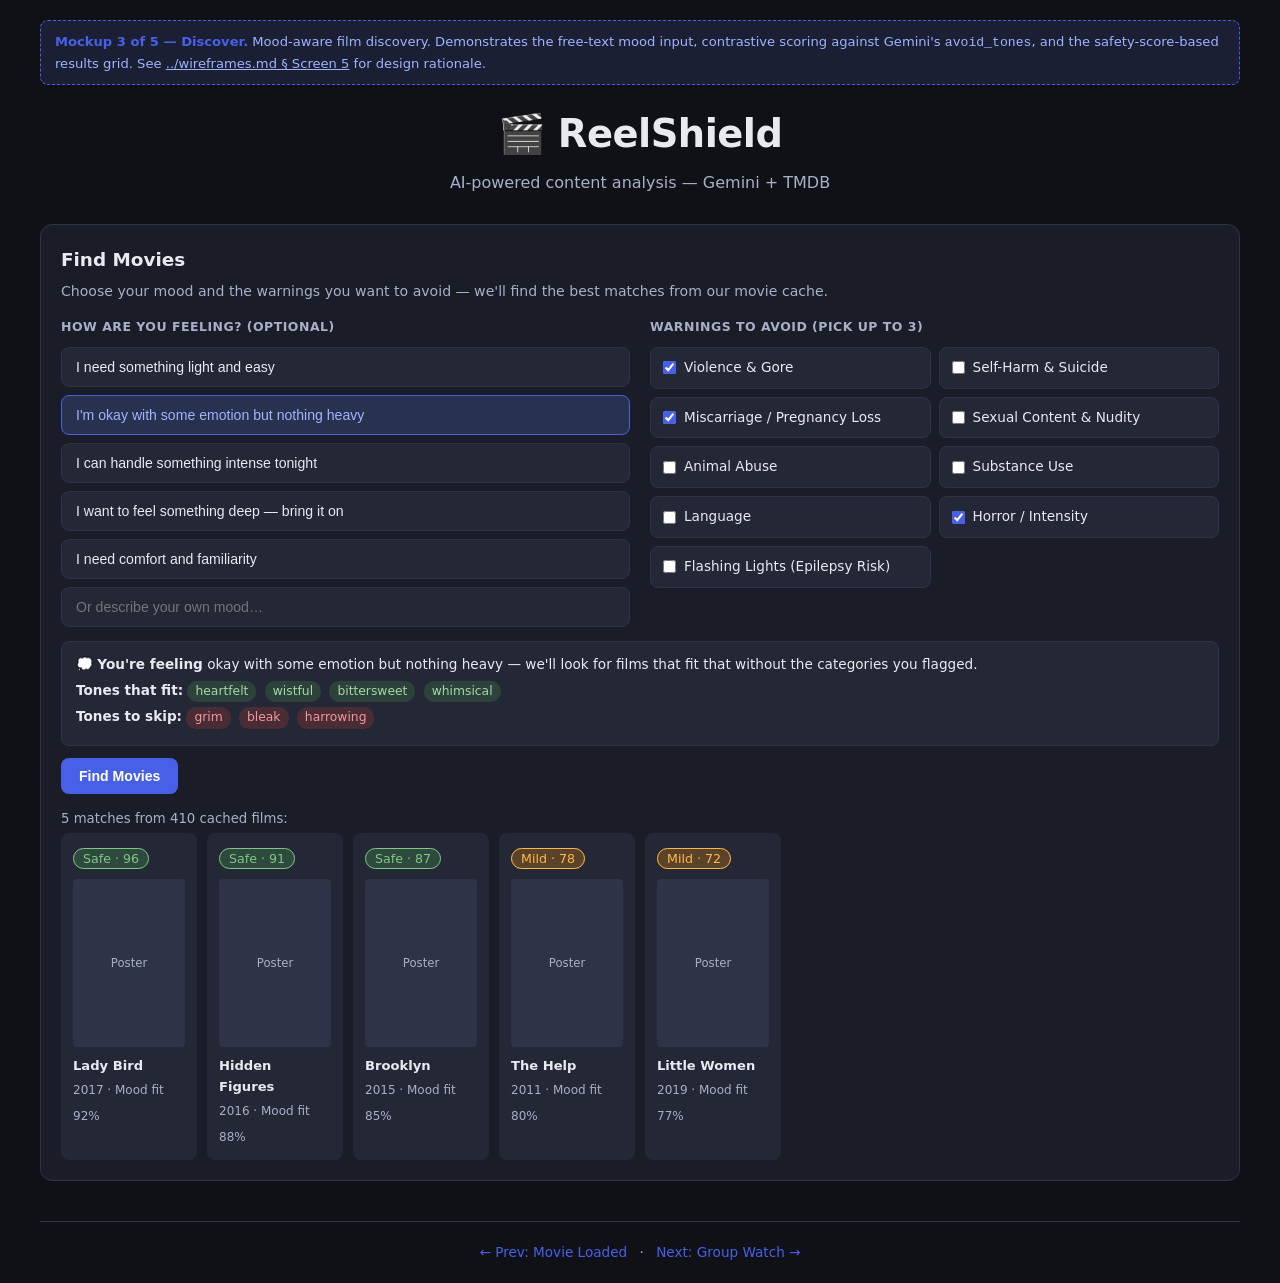
<file: docs/wireframes/mockups/03-discover.html>
<!DOCTYPE html>
<html lang="en">
<head>
<meta charset="UTF-8">
<meta name="viewport" content="width=device-width,initial-scale=1">
<title>ReelShield — Mockup: Discover</title>
<style>
/* Static-HTML mockup styles for docs/wireframes/mockups/*.html.
   Subset of frontend/static/css/main.css, kept in sync by hand so the
   mockups can be opened standalone without running the server. */

:root{
  --bg:#0f1117;--surf:#1a1d27;--surf2:#242736;--bdr:#2e3347;
  --text:#e8eaf0;--muted:#a8b0c8;--accent:#4860e8;--accent-d:#3850c8;
  --mild:#4caf50;--moderate:#ff9800;--severe:#f44336;
  --epi-bg:#1a0000;--epi-bdr:#ff2222;
}
*,*::before,*::after{box-sizing:border-box;margin:0;padding:0}
body{font-family:'Segoe UI',system-ui,sans-serif;background:var(--bg);color:var(--text);min-height:100vh;padding:20px;line-height:1.6}
.container{max-width:1200px;margin:0 auto}

/* ── Mockup banner (only on mockup files) ─────────────────── */
.mockup-banner{background:rgba(108,142,255,.12);border:1px dashed var(--accent);border-radius:8px;padding:10px 14px;margin-bottom:18px;font-size:.82rem;color:#9fb3ff}
.mockup-banner strong{color:var(--accent)}
.mockup-banner a{color:#9fb3ff;text-decoration:underline}

/* ── Header ───────────────────────────────────────────────── */
header{text-align:center;margin-bottom:28px;position:relative}
header h1{font-size:clamp(1.6rem,4vw,2.4rem);font-weight:800;letter-spacing:-.5px}
header p{color:var(--muted);margin-top:6px}
.header-btns{position:absolute;right:0;top:50%;transform:translateY(-50%);display:flex;gap:8px;align-items:center}
.settings-btn{background:var(--surf);border:1px solid var(--bdr);color:var(--muted);padding:8px 14px;border-radius:8px;font-size:.85rem}

/* ── Auth bar ────────────────────────────────────────────── */
.auth-bar{background:var(--surf);border:1px solid var(--bdr);border-radius:10px;padding:12px 16px;margin-bottom:16px;display:flex;align-items:center;justify-content:space-between;flex-wrap:wrap;gap:10px}
.auth-bar .auth-left{font-size:.88rem;color:var(--muted)}
.auth-bar .auth-left strong{color:var(--text)}
.auth-inline{display:flex;gap:8px;align-items:center;flex-wrap:wrap}
.auth-inline input{padding:7px 11px;border:1px solid var(--bdr);border-radius:6px;background:var(--surf2);color:var(--text);font-size:.85rem;width:130px}

/* ── Epilepsy banner ─────────────────────────────────────── */
.epi-bar{background:var(--epi-bg);border:2px solid var(--epi-bdr);border-radius:10px;padding:16px 20px;margin-bottom:20px}
.epi-bar .inner{display:flex;gap:14px;align-items:flex-start}
.epi-bar .icon{font-size:2rem;line-height:1;flex-shrink:0}
.epi-bar h2{color:#ff4444;font-size:1.05rem;font-weight:800;text-transform:uppercase;letter-spacing:.5px;margin-bottom:4px}
.epi-bar p{color:#ffb0b0;font-size:.92rem}
.epi-bar .epi-notes{color:#ff8888;margin-top:4px;font-style:italic;font-size:.88rem}

/* ── Search box ──────────────────────────────────────────── */
.search-box{background:var(--surf);border-radius:12px;padding:20px;border:1px solid var(--bdr);margin-bottom:20px}
.search-lbl{display:block;font-weight:600;margin-bottom:8px;font-size:.95rem}
.search-row{display:flex;gap:10px;align-items:center}
.genre-select{padding:13px 12px;border:2px solid var(--bdr);border-radius:8px;font-size:.88rem;background:var(--surf2);color:var(--text);white-space:nowrap;flex-shrink:0}
.search-input{flex:1;padding:13px 16px;border:2px solid var(--bdr);border-radius:8px;font-size:1rem;background:var(--surf2);color:var(--text)}
.search-status{color:var(--muted);font-size:.83rem;margin-top:7px;min-height:18px}
.results{display:grid;grid-template-columns:repeat(auto-fill,minmax(130px,1fr));gap:12px;margin-top:14px}
.rcard{background:var(--surf2);border-radius:8px;padding:10px;border:2px solid transparent;text-align:left;color:var(--text)}
.rcard .no-poster{width:100%;aspect-ratio:2/3;background:var(--bdr);display:flex;align-items:center;justify-content:center;border-radius:4px;color:var(--muted);font-size:.73rem}
.rcard h3{font-size:.82rem;margin-top:8px;font-weight:600}
.rcard small{color:var(--muted);font-size:.75rem}

/* ── Main panel layout ───────────────────────────────────── */
.main-layout{display:grid;gap:20px;margin-top:20px;grid-template-columns:1fr 1fr}
@media(max-width:767px){.main-layout{grid-template-columns:1fr}}
.panel{background:var(--surf);border-radius:12px;padding:24px;border:1px solid var(--bdr)}
.panel>h2{font-size:1.15rem;font-weight:700;margin-bottom:16px}

/* ── Movie meta ──────────────────────────────────────────── */
.movie-title{font-size:1.25rem;font-weight:700;margin-bottom:8px}
.meta-row{display:flex;gap:10px;flex-wrap:wrap;font-size:.83rem;color:var(--muted);margin-bottom:10px}
.badge{background:var(--surf2);border:1px solid var(--bdr);padding:2px 9px;border-radius:20px;font-size:.79rem}
.badge-mpa-warn{background:rgba(255,152,0,.2);border-color:#ffb74d;color:#ffb74d;font-weight:600}
.mpa-warn-note{font-size:.78rem;color:#ffb74d;margin:6px 0 10px}
.overview-blurb{font-size:.88rem;color:var(--muted);line-height:1.65;padding:12px;background:var(--surf2);border-radius:8px;border-left:3px solid var(--accent);margin-top:8px}

/* ── Spoiler toggle ──────────────────────────────────────── */
.sptoggle{display:flex;align-items:center;justify-content:space-between;background:var(--surf2);padding:12px 16px;border-radius:8px;margin-bottom:14px;border:1px solid var(--bdr)}
.sptoggle span{font-size:.9rem}
.sp-btn{position:relative;width:56px;height:28px;background:#4caf50;border-radius:14px;border:2px solid #4caf50;flex-shrink:0}
.sp-btn::after{content:'';position:absolute;width:22px;height:22px;background:#fff;border-radius:50%;top:1px;left:1px;transform:translateX(28px)}
.sp-btn.off{background:var(--bdr);border-color:var(--bdr)}
.sp-btn.off::after{transform:translateX(0)}
.sp-hint{font-size:.79rem;color:var(--muted);margin-bottom:14px}

/* ── Warning cards ───────────────────────────────────────── */
.witem{padding:12px 14px;margin:7px 0;border-radius:8px;border-left:4px solid;font-size:.88rem}
.s0{background:var(--surf2);border-color:var(--muted);color:var(--muted)}
.s1{background:#1a2a1a;border-color:var(--mild)}
.s2{background:#2a1e0a;border-color:var(--moderate)}
.s3{background:#2a0a0a;border-color:var(--severe)}
.w-head{display:flex;justify-content:space-between;align-items:center;flex-wrap:wrap;gap:4px}
.w-lbl{font-weight:700;font-size:.84rem}
.w-badge{font-size:.77rem;font-weight:600;padding:2px 8px;border-radius:12px}
.s0 .w-badge{background:rgba(136,145,168,.2)}
.s1 .w-badge{background:rgba(76,175,80,.25);color:#81c784}
.s2 .w-badge{background:rgba(255,152,0,.25);color:#ffb74d}
.s3 .w-badge{background:rgba(244,67,54,.25);color:#ef9a9a}
.conf{font-size:.72rem;color:#a8b0c8;margin-top:3px}
.conf-ok{color:#69f0ae;font-weight:700}
.w-notes{font-size:.81rem;margin-top:4px}
.s0 .w-notes{color:var(--muted)}
.s1 .w-notes{color:#a5d6a7}
.s2 .w-notes{color:#ffe0b2}
.s3 .w-notes{color:#ffcdd2}

/* ── Chat ────────────────────────────────────────────────── */
.chat-box{height:340px;overflow-y:auto;border:1px solid var(--bdr);border-radius:8px;padding:14px;margin-bottom:12px;background:var(--surf2);display:flex;flex-direction:column;gap:10px}
.msg{padding:10px 14px;border-radius:10px;font-size:.89rem;max-width:85%;line-height:1.5}
.msg.u{background:var(--accent-d);align-self:flex-end}
.msg.a{background:var(--surf);border:1px solid var(--bdr);align-self:flex-start}
.msg-lbl{font-weight:700;font-size:.76rem;margin-bottom:3px;color:var(--muted)}
.cinput{display:flex;gap:10px}
.chat-input{flex:1;padding:12px 14px;border:2px solid var(--bdr);border-radius:8px;font-size:.93rem;background:var(--surf2);color:var(--text)}

/* ── Content twins ───────────────────────────────────────── */
.twins-section{margin-top:20px;background:var(--surf);border-radius:12px;padding:20px;border:1px solid var(--bdr)}
.twins-section h2{font-size:1rem;font-weight:700;margin-bottom:6px}
.twins-hint{font-size:.82rem;color:var(--muted);margin-bottom:12px;line-height:1.5}
.twins-grid{display:grid;grid-template-columns:repeat(auto-fill,minmax(130px,1fr));gap:10px}
.twin-card{background:var(--surf2);border:1px solid var(--bdr);border-radius:10px;padding:6px;color:var(--text);text-align:left}
.twin-card .no-poster-wide{width:100%;aspect-ratio:2/3;background:var(--bdr);border-radius:6px;display:flex;align-items:center;justify-content:center;color:var(--muted);font-size:.7rem;margin-bottom:6px}
.twin-body{padding:0 4px 4px}
.twin-title{font-size:.83rem;font-weight:600;line-height:1.25;margin-bottom:2px}
.twin-year{font-size:.75rem;color:var(--muted);margin-bottom:2px}
.twin-dist{font-size:.72rem;color:var(--mild);font-family:'Courier New',monospace}

/* ── Recommendations ─────────────────────────────────────── */
.reco-section{margin-top:20px;background:var(--surf);border-radius:12px;padding:20px;border:1px solid var(--bdr)}
.reco-section h2{font-size:1rem;font-weight:700;margin-bottom:12px}
.reco-controls{display:flex;gap:10px;align-items:center;flex-wrap:wrap;margin-bottom:14px}
.reco-controls select{padding:8px 12px;border:1px solid var(--bdr);border-radius:8px;background:var(--surf2);color:var(--text);font-size:.88rem}
.reco-results{display:grid;grid-template-columns:repeat(auto-fill,minmax(120px,1fr));gap:10px;margin-top:4px}
.reco-msg{font-size:.83rem;color:var(--muted);margin-top:8px}

/* ── Discover ────────────────────────────────────────────── */
.discover-section{margin-top:20px;background:var(--surf);border-radius:12px;padding:20px;border:1px solid var(--bdr)}
.mood-hint{color:var(--muted);font-size:.88rem;margin-bottom:14px}
.discover-layout{display:grid;grid-template-columns:1fr 1fr;gap:20px;margin-bottom:14px}
@media(max-width:767px){.discover-layout{grid-template-columns:1fr}}
.discover-col h3{font-size:.78rem;font-weight:700;color:var(--muted);text-transform:uppercase;letter-spacing:.5px;margin-bottom:10px}
.mood-pill{display:block;width:100%;text-align:left;padding:11px 14px;margin-bottom:8px;border:1px solid var(--bdr);border-radius:8px;background:var(--surf2);color:var(--text);font-size:.88rem}
.mood-pill.active{background:rgba(108,142,255,.18);border-color:var(--accent);color:#9fb3ff}
.mood-custom{display:block;width:100%;padding:11px 14px;border:1px solid var(--bdr);border-radius:8px;background:var(--surf2);color:var(--text);font-size:.88rem}
.avoid-grid{display:grid;grid-template-columns:1fr 1fr;gap:8px}
.avoid-item{display:flex;align-items:center;gap:8px;padding:9px 12px;border:1px solid var(--bdr);border-radius:8px;background:var(--surf2);font-size:.85rem}
.avoid-item input{accent-color:var(--accent)}
.mood-profile-box{background:var(--surf2);border:1px solid var(--bdr);border-radius:8px;padding:12px 14px;margin-bottom:12px;font-size:.85rem}
.mood-profile-box .mp-line{margin-bottom:4px}
.mp-tone-good{display:inline-block;background:rgba(76,175,80,.2);color:#a5d6a7;padding:1px 8px;border-radius:10px;font-size:.77rem;margin-right:4px}
.mp-tone-bad{display:inline-block;background:rgba(244,67,54,.18);color:#ef9a9a;padding:1px 8px;border-radius:10px;font-size:.77rem;margin-right:4px}

/* ── Group Watch ─────────────────────────────────────────── */
.group-section{margin-top:20px;background:var(--surf);border-radius:12px;padding:20px;border:1px solid var(--bdr)}
.group-layout{display:grid;grid-template-columns:1fr 1fr;gap:20px}
@media(max-width:767px){.group-layout{grid-template-columns:1fr}}
.group-col h3{font-size:.78rem;font-weight:700;color:var(--muted);text-transform:uppercase;letter-spacing:.5px;margin-bottom:10px}
.member-list{margin-bottom:14px}
.member-row{display:flex;justify-content:space-between;align-items:center;padding:10px 12px;border:1px solid var(--bdr);border-radius:8px;background:var(--surf2);margin-bottom:8px}
.member-row .member-name{font-weight:600;font-size:.88rem}
.member-row .member-sens{font-size:.76rem;color:var(--muted);margin-top:2px}
.member-row .member-remove{background:transparent;border:none;color:var(--muted);font-size:1rem;padding:0 4px}
.member-form{background:var(--surf2);border:1px solid var(--bdr);border-radius:8px;padding:14px;margin-bottom:14px}
.member-form input{display:block;width:100%;padding:9px 12px;border:1px solid var(--bdr);border-radius:6px;background:var(--bg);color:var(--text);font-size:.88rem;margin-bottom:10px}
.group-results{margin-top:18px;display:grid;grid-template-columns:repeat(auto-fill,minmax(170px,1fr));gap:12px}
.gres-card{background:var(--surf2);border:1px solid var(--bdr);border-radius:10px;padding:10px}
.gres-card .gres-score{display:inline-block;background:rgba(76,175,80,.2);color:#81c784;font-weight:800;font-size:.8rem;padding:2px 8px;border-radius:10px;margin-bottom:6px}
.gres-card .no-poster{width:100%;aspect-ratio:2/3;background:var(--bdr);border-radius:6px;display:flex;align-items:center;justify-content:center;color:var(--muted);font-size:.73rem;margin-bottom:8px}
.gres-card .gres-title{font-size:.86rem;font-weight:700;margin-bottom:2px}
.gres-card .gres-year{font-size:.75rem;color:var(--muted);margin-bottom:6px}
.gres-card .gres-reason{font-size:.76rem;color:var(--muted);line-height:1.45}

/* ── Watchlist ───────────────────────────────────────────── */
.wl-section{margin-top:20px;background:var(--surf);border-radius:12px;padding:20px;border:1px solid var(--bdr)}
.wl-hint{font-size:.82rem;color:var(--muted);margin-bottom:14px}
.wl-grid{display:grid;grid-template-columns:repeat(auto-fill,minmax(160px,1fr));gap:12px}
.wl-card{background:var(--surf2);border-radius:10px;padding:12px;border:1px solid var(--bdr);position:relative}
.wl-card .no-poster{width:100%;aspect-ratio:2/3;background:var(--bdr);border-radius:6px;display:flex;align-items:center;justify-content:center;color:var(--muted);font-size:.73rem;margin-bottom:8px}
.wl-card .wc-title{font-size:.85rem;font-weight:700;margin-bottom:2px}
.wl-card .wc-year{font-size:.75rem;color:var(--muted);margin-bottom:6px}
.wl-card .wc-badge{font-size:.78rem;font-weight:700;margin-bottom:4px}
.wc-badge.safe{color:#81c784}
.wc-badge.mild{color:#ffb74d}
.wc-badge.strong{color:#ef9a9a}
.wl-card .wc-one-liner{font-size:.75rem;color:var(--muted);line-height:1.4}
.wl-card .wc-rank{position:absolute;top:8px;left:8px;background:var(--accent);color:#fff;font-size:.72rem;font-weight:800;border-radius:50%;width:22px;height:22px;display:flex;align-items:center;justify-content:center}
.wl-card .wc-remove{position:absolute;top:8px;right:8px;background:rgba(0,0,0,.5);border:none;color:var(--muted);border-radius:50%;width:22px;height:22px;font-size:.75rem;display:flex;align-items:center;justify-content:center}

/* ── Buttons ─────────────────────────────────────────────── */
.btn{padding:10px 18px;background:var(--accent);color:#fff;border:none;border-radius:8px;font-weight:700;font-size:.88rem}
.btn-sm{padding:7px 14px;font-size:.82rem}
.btn-ghost{background:transparent;border:1px solid var(--bdr);color:var(--muted)}
.btn-full{width:100%}

/* ── Navigation between mockups ──────────────────────────── */
.mockup-nav{margin-top:40px;padding-top:20px;border-top:1px solid var(--bdr);text-align:center;font-size:.85rem;color:var(--muted)}
.mockup-nav a{color:var(--accent);text-decoration:none;margin:0 8px}
.mockup-nav a:hover{text-decoration:underline}

</style>
</head>
<body>
<div class="container">

  <div class="mockup-banner">
    <strong>Mockup 3 of 5 — Discover.</strong>
    Mood-aware film discovery. Demonstrates the free-text mood input, contrastive scoring against Gemini's <code>avoid_tones</code>, and the safety-score-based results grid.
    See <a href="../wireframes.md">../wireframes.md § Screen 5</a> for design rationale.
  </div>

  <header>
    <h1>&#127916; ReelShield</h1>
    <p>AI-powered content analysis — Gemini + TMDB</p>
  </header>

  <section class="discover-section">
    <h2 style="font-size:1.15rem;font-weight:700;margin-bottom:6px">Find Movies</h2>
    <p class="mood-hint">Choose your mood and the warnings you want to avoid — we'll find the best matches from our movie cache.</p>

    <div class="discover-layout">
      <div class="discover-col">
        <h3>How are you feeling? (optional)</h3>
        <button class="mood-pill">I need something light and easy</button>
        <button class="mood-pill active">I'm okay with some emotion but nothing heavy</button>
        <button class="mood-pill">I can handle something intense tonight</button>
        <button class="mood-pill">I want to feel something deep — bring it on</button>
        <button class="mood-pill">I need comfort and familiarity</button>
        <input class="mood-custom" type="text" placeholder="Or describe your own mood…">
      </div>
      <div class="discover-col">
        <h3>Warnings to avoid (pick up to 3)</h3>
        <div class="avoid-grid">
          <label class="avoid-item"><input type="checkbox" checked> Violence &amp; Gore</label>
          <label class="avoid-item"><input type="checkbox"> Self-Harm &amp; Suicide</label>
          <label class="avoid-item"><input type="checkbox" checked> Miscarriage / Pregnancy Loss</label>
          <label class="avoid-item"><input type="checkbox"> Sexual Content &amp; Nudity</label>
          <label class="avoid-item"><input type="checkbox"> Animal Abuse</label>
          <label class="avoid-item"><input type="checkbox"> Substance Use</label>
          <label class="avoid-item"><input type="checkbox"> Language</label>
          <label class="avoid-item"><input type="checkbox" checked> Horror / Intensity</label>
          <label class="avoid-item"><input type="checkbox"> Flashing Lights (Epilepsy Risk)</label>
        </div>
      </div>
    </div>

    <div class="mood-profile-box">
      <p class="mp-line">&#128173; <strong>You're feeling</strong> okay with some emotion but nothing heavy — we'll look for films that fit that without the categories you flagged.</p>
      <p class="mp-line"><strong>Tones that fit:</strong>
        <span class="mp-tone-good">heartfelt</span>
        <span class="mp-tone-good">wistful</span>
        <span class="mp-tone-good">bittersweet</span>
        <span class="mp-tone-good">whimsical</span>
      </p>
      <p class="mp-line"><strong>Tones to skip:</strong>
        <span class="mp-tone-bad">grim</span>
        <span class="mp-tone-bad">bleak</span>
        <span class="mp-tone-bad">harrowing</span>
      </p>
    </div>

    <button class="btn">Find Movies</button>

    <p class="reco-msg" style="margin-top:14px">5 matches from 410 cached films:</p>
    <div class="reco-results">
      <div class="rcard">
        <span class="badge" style="background:rgba(76,175,80,.25);color:#81c784;border-color:#81c784">Safe · 96</span>
        <div class="no-poster" style="margin-top:8px">Poster</div>
        <h3>Lady Bird</h3>
        <small>2017 · Mood fit 92%</small>
      </div>
      <div class="rcard">
        <span class="badge" style="background:rgba(76,175,80,.25);color:#81c784;border-color:#81c784">Safe · 91</span>
        <div class="no-poster" style="margin-top:8px">Poster</div>
        <h3>Hidden Figures</h3>
        <small>2016 · Mood fit 88%</small>
      </div>
      <div class="rcard">
        <span class="badge" style="background:rgba(76,175,80,.25);color:#81c784;border-color:#81c784">Safe · 87</span>
        <div class="no-poster" style="margin-top:8px">Poster</div>
        <h3>Brooklyn</h3>
        <small>2015 · Mood fit 85%</small>
      </div>
      <div class="rcard">
        <span class="badge" style="background:rgba(255,152,0,.25);color:#ffb74d;border-color:#ffb74d">Mild · 78</span>
        <div class="no-poster" style="margin-top:8px">Poster</div>
        <h3>The Help</h3>
        <small>2011 · Mood fit 80%</small>
      </div>
      <div class="rcard">
        <span class="badge" style="background:rgba(255,152,0,.25);color:#ffb74d;border-color:#ffb74d">Mild · 72</span>
        <div class="no-poster" style="margin-top:8px">Poster</div>
        <h3>Little Women</h3>
        <small>2019 · Mood fit 77%</small>
      </div>
    </div>
  </section>

  <nav class="mockup-nav">
    <a href="02-movie-loaded.html">&larr; Prev: Movie Loaded</a> &middot;
    <a href="04-group-watch.html">Next: Group Watch &rarr;</a>
  </nav>
</div>
</body>
</html>
</file>
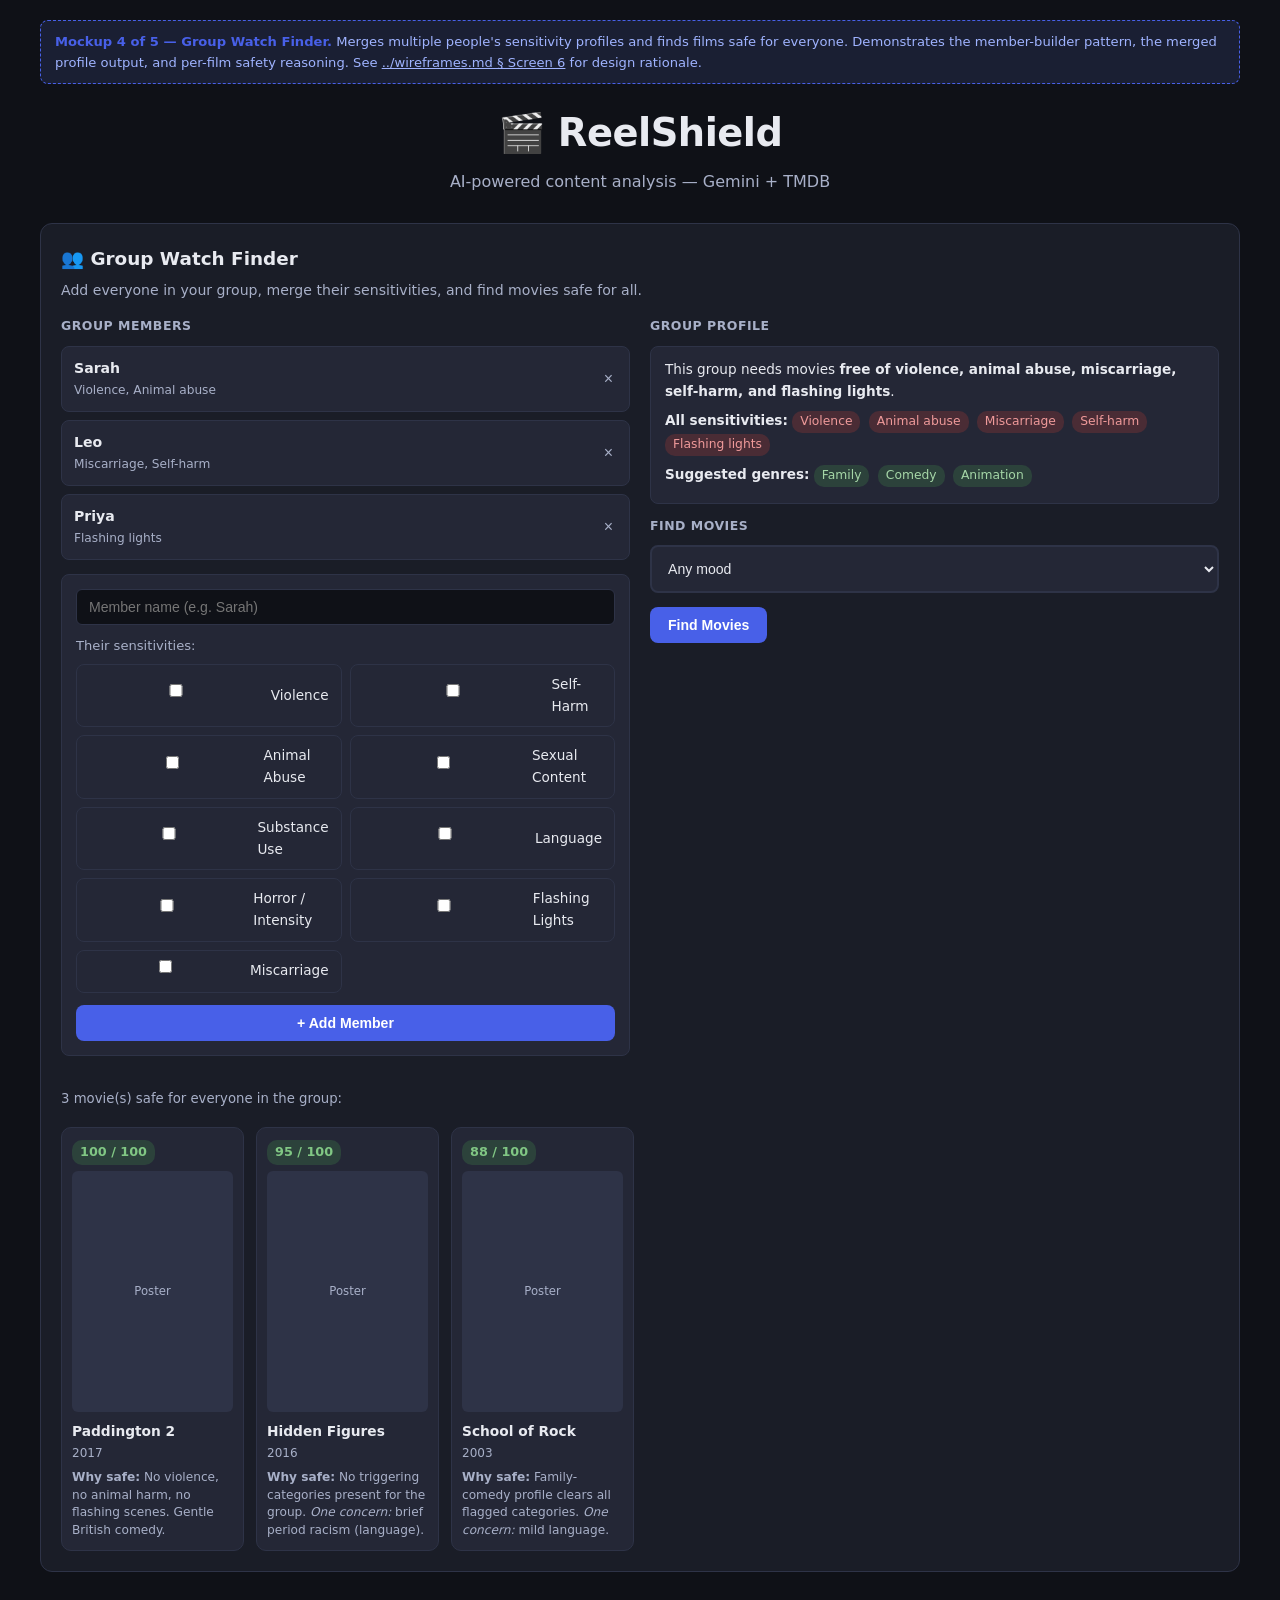
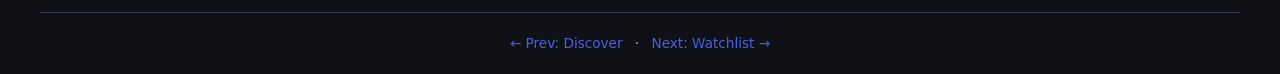
<file: docs/wireframes/mockups/04-group-watch.html>
<!DOCTYPE html>
<html lang="en">
<head>
<meta charset="UTF-8">
<meta name="viewport" content="width=device-width,initial-scale=1">
<title>ReelShield — Mockup: Group Watch</title>
<style>
/* Static-HTML mockup styles for docs/wireframes/mockups/*.html.
   Subset of frontend/static/css/main.css, kept in sync by hand so the
   mockups can be opened standalone without running the server. */

:root{
  --bg:#0f1117;--surf:#1a1d27;--surf2:#242736;--bdr:#2e3347;
  --text:#e8eaf0;--muted:#a8b0c8;--accent:#4860e8;--accent-d:#3850c8;
  --mild:#4caf50;--moderate:#ff9800;--severe:#f44336;
  --epi-bg:#1a0000;--epi-bdr:#ff2222;
}
*,*::before,*::after{box-sizing:border-box;margin:0;padding:0}
body{font-family:'Segoe UI',system-ui,sans-serif;background:var(--bg);color:var(--text);min-height:100vh;padding:20px;line-height:1.6}
.container{max-width:1200px;margin:0 auto}

/* ── Mockup banner (only on mockup files) ─────────────────── */
.mockup-banner{background:rgba(108,142,255,.12);border:1px dashed var(--accent);border-radius:8px;padding:10px 14px;margin-bottom:18px;font-size:.82rem;color:#9fb3ff}
.mockup-banner strong{color:var(--accent)}
.mockup-banner a{color:#9fb3ff;text-decoration:underline}

/* ── Header ───────────────────────────────────────────────── */
header{text-align:center;margin-bottom:28px;position:relative}
header h1{font-size:clamp(1.6rem,4vw,2.4rem);font-weight:800;letter-spacing:-.5px}
header p{color:var(--muted);margin-top:6px}
.header-btns{position:absolute;right:0;top:50%;transform:translateY(-50%);display:flex;gap:8px;align-items:center}
.settings-btn{background:var(--surf);border:1px solid var(--bdr);color:var(--muted);padding:8px 14px;border-radius:8px;font-size:.85rem}

/* ── Auth bar ────────────────────────────────────────────── */
.auth-bar{background:var(--surf);border:1px solid var(--bdr);border-radius:10px;padding:12px 16px;margin-bottom:16px;display:flex;align-items:center;justify-content:space-between;flex-wrap:wrap;gap:10px}
.auth-bar .auth-left{font-size:.88rem;color:var(--muted)}
.auth-bar .auth-left strong{color:var(--text)}
.auth-inline{display:flex;gap:8px;align-items:center;flex-wrap:wrap}
.auth-inline input{padding:7px 11px;border:1px solid var(--bdr);border-radius:6px;background:var(--surf2);color:var(--text);font-size:.85rem;width:130px}

/* ── Epilepsy banner ─────────────────────────────────────── */
.epi-bar{background:var(--epi-bg);border:2px solid var(--epi-bdr);border-radius:10px;padding:16px 20px;margin-bottom:20px}
.epi-bar .inner{display:flex;gap:14px;align-items:flex-start}
.epi-bar .icon{font-size:2rem;line-height:1;flex-shrink:0}
.epi-bar h2{color:#ff4444;font-size:1.05rem;font-weight:800;text-transform:uppercase;letter-spacing:.5px;margin-bottom:4px}
.epi-bar p{color:#ffb0b0;font-size:.92rem}
.epi-bar .epi-notes{color:#ff8888;margin-top:4px;font-style:italic;font-size:.88rem}

/* ── Search box ──────────────────────────────────────────── */
.search-box{background:var(--surf);border-radius:12px;padding:20px;border:1px solid var(--bdr);margin-bottom:20px}
.search-lbl{display:block;font-weight:600;margin-bottom:8px;font-size:.95rem}
.search-row{display:flex;gap:10px;align-items:center}
.genre-select{padding:13px 12px;border:2px solid var(--bdr);border-radius:8px;font-size:.88rem;background:var(--surf2);color:var(--text);white-space:nowrap;flex-shrink:0}
.search-input{flex:1;padding:13px 16px;border:2px solid var(--bdr);border-radius:8px;font-size:1rem;background:var(--surf2);color:var(--text)}
.search-status{color:var(--muted);font-size:.83rem;margin-top:7px;min-height:18px}
.results{display:grid;grid-template-columns:repeat(auto-fill,minmax(130px,1fr));gap:12px;margin-top:14px}
.rcard{background:var(--surf2);border-radius:8px;padding:10px;border:2px solid transparent;text-align:left;color:var(--text)}
.rcard .no-poster{width:100%;aspect-ratio:2/3;background:var(--bdr);display:flex;align-items:center;justify-content:center;border-radius:4px;color:var(--muted);font-size:.73rem}
.rcard h3{font-size:.82rem;margin-top:8px;font-weight:600}
.rcard small{color:var(--muted);font-size:.75rem}

/* ── Main panel layout ───────────────────────────────────── */
.main-layout{display:grid;gap:20px;margin-top:20px;grid-template-columns:1fr 1fr}
@media(max-width:767px){.main-layout{grid-template-columns:1fr}}
.panel{background:var(--surf);border-radius:12px;padding:24px;border:1px solid var(--bdr)}
.panel>h2{font-size:1.15rem;font-weight:700;margin-bottom:16px}

/* ── Movie meta ──────────────────────────────────────────── */
.movie-title{font-size:1.25rem;font-weight:700;margin-bottom:8px}
.meta-row{display:flex;gap:10px;flex-wrap:wrap;font-size:.83rem;color:var(--muted);margin-bottom:10px}
.badge{background:var(--surf2);border:1px solid var(--bdr);padding:2px 9px;border-radius:20px;font-size:.79rem}
.badge-mpa-warn{background:rgba(255,152,0,.2);border-color:#ffb74d;color:#ffb74d;font-weight:600}
.mpa-warn-note{font-size:.78rem;color:#ffb74d;margin:6px 0 10px}
.overview-blurb{font-size:.88rem;color:var(--muted);line-height:1.65;padding:12px;background:var(--surf2);border-radius:8px;border-left:3px solid var(--accent);margin-top:8px}

/* ── Spoiler toggle ──────────────────────────────────────── */
.sptoggle{display:flex;align-items:center;justify-content:space-between;background:var(--surf2);padding:12px 16px;border-radius:8px;margin-bottom:14px;border:1px solid var(--bdr)}
.sptoggle span{font-size:.9rem}
.sp-btn{position:relative;width:56px;height:28px;background:#4caf50;border-radius:14px;border:2px solid #4caf50;flex-shrink:0}
.sp-btn::after{content:'';position:absolute;width:22px;height:22px;background:#fff;border-radius:50%;top:1px;left:1px;transform:translateX(28px)}
.sp-btn.off{background:var(--bdr);border-color:var(--bdr)}
.sp-btn.off::after{transform:translateX(0)}
.sp-hint{font-size:.79rem;color:var(--muted);margin-bottom:14px}

/* ── Warning cards ───────────────────────────────────────── */
.witem{padding:12px 14px;margin:7px 0;border-radius:8px;border-left:4px solid;font-size:.88rem}
.s0{background:var(--surf2);border-color:var(--muted);color:var(--muted)}
.s1{background:#1a2a1a;border-color:var(--mild)}
.s2{background:#2a1e0a;border-color:var(--moderate)}
.s3{background:#2a0a0a;border-color:var(--severe)}
.w-head{display:flex;justify-content:space-between;align-items:center;flex-wrap:wrap;gap:4px}
.w-lbl{font-weight:700;font-size:.84rem}
.w-badge{font-size:.77rem;font-weight:600;padding:2px 8px;border-radius:12px}
.s0 .w-badge{background:rgba(136,145,168,.2)}
.s1 .w-badge{background:rgba(76,175,80,.25);color:#81c784}
.s2 .w-badge{background:rgba(255,152,0,.25);color:#ffb74d}
.s3 .w-badge{background:rgba(244,67,54,.25);color:#ef9a9a}
.conf{font-size:.72rem;color:#a8b0c8;margin-top:3px}
.conf-ok{color:#69f0ae;font-weight:700}
.w-notes{font-size:.81rem;margin-top:4px}
.s0 .w-notes{color:var(--muted)}
.s1 .w-notes{color:#a5d6a7}
.s2 .w-notes{color:#ffe0b2}
.s3 .w-notes{color:#ffcdd2}

/* ── Chat ────────────────────────────────────────────────── */
.chat-box{height:340px;overflow-y:auto;border:1px solid var(--bdr);border-radius:8px;padding:14px;margin-bottom:12px;background:var(--surf2);display:flex;flex-direction:column;gap:10px}
.msg{padding:10px 14px;border-radius:10px;font-size:.89rem;max-width:85%;line-height:1.5}
.msg.u{background:var(--accent-d);align-self:flex-end}
.msg.a{background:var(--surf);border:1px solid var(--bdr);align-self:flex-start}
.msg-lbl{font-weight:700;font-size:.76rem;margin-bottom:3px;color:var(--muted)}
.cinput{display:flex;gap:10px}
.chat-input{flex:1;padding:12px 14px;border:2px solid var(--bdr);border-radius:8px;font-size:.93rem;background:var(--surf2);color:var(--text)}

/* ── Content twins ───────────────────────────────────────── */
.twins-section{margin-top:20px;background:var(--surf);border-radius:12px;padding:20px;border:1px solid var(--bdr)}
.twins-section h2{font-size:1rem;font-weight:700;margin-bottom:6px}
.twins-hint{font-size:.82rem;color:var(--muted);margin-bottom:12px;line-height:1.5}
.twins-grid{display:grid;grid-template-columns:repeat(auto-fill,minmax(130px,1fr));gap:10px}
.twin-card{background:var(--surf2);border:1px solid var(--bdr);border-radius:10px;padding:6px;color:var(--text);text-align:left}
.twin-card .no-poster-wide{width:100%;aspect-ratio:2/3;background:var(--bdr);border-radius:6px;display:flex;align-items:center;justify-content:center;color:var(--muted);font-size:.7rem;margin-bottom:6px}
.twin-body{padding:0 4px 4px}
.twin-title{font-size:.83rem;font-weight:600;line-height:1.25;margin-bottom:2px}
.twin-year{font-size:.75rem;color:var(--muted);margin-bottom:2px}
.twin-dist{font-size:.72rem;color:var(--mild);font-family:'Courier New',monospace}

/* ── Recommendations ─────────────────────────────────────── */
.reco-section{margin-top:20px;background:var(--surf);border-radius:12px;padding:20px;border:1px solid var(--bdr)}
.reco-section h2{font-size:1rem;font-weight:700;margin-bottom:12px}
.reco-controls{display:flex;gap:10px;align-items:center;flex-wrap:wrap;margin-bottom:14px}
.reco-controls select{padding:8px 12px;border:1px solid var(--bdr);border-radius:8px;background:var(--surf2);color:var(--text);font-size:.88rem}
.reco-results{display:grid;grid-template-columns:repeat(auto-fill,minmax(120px,1fr));gap:10px;margin-top:4px}
.reco-msg{font-size:.83rem;color:var(--muted);margin-top:8px}

/* ── Discover ────────────────────────────────────────────── */
.discover-section{margin-top:20px;background:var(--surf);border-radius:12px;padding:20px;border:1px solid var(--bdr)}
.mood-hint{color:var(--muted);font-size:.88rem;margin-bottom:14px}
.discover-layout{display:grid;grid-template-columns:1fr 1fr;gap:20px;margin-bottom:14px}
@media(max-width:767px){.discover-layout{grid-template-columns:1fr}}
.discover-col h3{font-size:.78rem;font-weight:700;color:var(--muted);text-transform:uppercase;letter-spacing:.5px;margin-bottom:10px}
.mood-pill{display:block;width:100%;text-align:left;padding:11px 14px;margin-bottom:8px;border:1px solid var(--bdr);border-radius:8px;background:var(--surf2);color:var(--text);font-size:.88rem}
.mood-pill.active{background:rgba(108,142,255,.18);border-color:var(--accent);color:#9fb3ff}
.mood-custom{display:block;width:100%;padding:11px 14px;border:1px solid var(--bdr);border-radius:8px;background:var(--surf2);color:var(--text);font-size:.88rem}
.avoid-grid{display:grid;grid-template-columns:1fr 1fr;gap:8px}
.avoid-item{display:flex;align-items:center;gap:8px;padding:9px 12px;border:1px solid var(--bdr);border-radius:8px;background:var(--surf2);font-size:.85rem}
.avoid-item input{accent-color:var(--accent)}
.mood-profile-box{background:var(--surf2);border:1px solid var(--bdr);border-radius:8px;padding:12px 14px;margin-bottom:12px;font-size:.85rem}
.mood-profile-box .mp-line{margin-bottom:4px}
.mp-tone-good{display:inline-block;background:rgba(76,175,80,.2);color:#a5d6a7;padding:1px 8px;border-radius:10px;font-size:.77rem;margin-right:4px}
.mp-tone-bad{display:inline-block;background:rgba(244,67,54,.18);color:#ef9a9a;padding:1px 8px;border-radius:10px;font-size:.77rem;margin-right:4px}

/* ── Group Watch ─────────────────────────────────────────── */
.group-section{margin-top:20px;background:var(--surf);border-radius:12px;padding:20px;border:1px solid var(--bdr)}
.group-layout{display:grid;grid-template-columns:1fr 1fr;gap:20px}
@media(max-width:767px){.group-layout{grid-template-columns:1fr}}
.group-col h3{font-size:.78rem;font-weight:700;color:var(--muted);text-transform:uppercase;letter-spacing:.5px;margin-bottom:10px}
.member-list{margin-bottom:14px}
.member-row{display:flex;justify-content:space-between;align-items:center;padding:10px 12px;border:1px solid var(--bdr);border-radius:8px;background:var(--surf2);margin-bottom:8px}
.member-row .member-name{font-weight:600;font-size:.88rem}
.member-row .member-sens{font-size:.76rem;color:var(--muted);margin-top:2px}
.member-row .member-remove{background:transparent;border:none;color:var(--muted);font-size:1rem;padding:0 4px}
.member-form{background:var(--surf2);border:1px solid var(--bdr);border-radius:8px;padding:14px;margin-bottom:14px}
.member-form input{display:block;width:100%;padding:9px 12px;border:1px solid var(--bdr);border-radius:6px;background:var(--bg);color:var(--text);font-size:.88rem;margin-bottom:10px}
.group-results{margin-top:18px;display:grid;grid-template-columns:repeat(auto-fill,minmax(170px,1fr));gap:12px}
.gres-card{background:var(--surf2);border:1px solid var(--bdr);border-radius:10px;padding:10px}
.gres-card .gres-score{display:inline-block;background:rgba(76,175,80,.2);color:#81c784;font-weight:800;font-size:.8rem;padding:2px 8px;border-radius:10px;margin-bottom:6px}
.gres-card .no-poster{width:100%;aspect-ratio:2/3;background:var(--bdr);border-radius:6px;display:flex;align-items:center;justify-content:center;color:var(--muted);font-size:.73rem;margin-bottom:8px}
.gres-card .gres-title{font-size:.86rem;font-weight:700;margin-bottom:2px}
.gres-card .gres-year{font-size:.75rem;color:var(--muted);margin-bottom:6px}
.gres-card .gres-reason{font-size:.76rem;color:var(--muted);line-height:1.45}

/* ── Watchlist ───────────────────────────────────────────── */
.wl-section{margin-top:20px;background:var(--surf);border-radius:12px;padding:20px;border:1px solid var(--bdr)}
.wl-hint{font-size:.82rem;color:var(--muted);margin-bottom:14px}
.wl-grid{display:grid;grid-template-columns:repeat(auto-fill,minmax(160px,1fr));gap:12px}
.wl-card{background:var(--surf2);border-radius:10px;padding:12px;border:1px solid var(--bdr);position:relative}
.wl-card .no-poster{width:100%;aspect-ratio:2/3;background:var(--bdr);border-radius:6px;display:flex;align-items:center;justify-content:center;color:var(--muted);font-size:.73rem;margin-bottom:8px}
.wl-card .wc-title{font-size:.85rem;font-weight:700;margin-bottom:2px}
.wl-card .wc-year{font-size:.75rem;color:var(--muted);margin-bottom:6px}
.wl-card .wc-badge{font-size:.78rem;font-weight:700;margin-bottom:4px}
.wc-badge.safe{color:#81c784}
.wc-badge.mild{color:#ffb74d}
.wc-badge.strong{color:#ef9a9a}
.wl-card .wc-one-liner{font-size:.75rem;color:var(--muted);line-height:1.4}
.wl-card .wc-rank{position:absolute;top:8px;left:8px;background:var(--accent);color:#fff;font-size:.72rem;font-weight:800;border-radius:50%;width:22px;height:22px;display:flex;align-items:center;justify-content:center}
.wl-card .wc-remove{position:absolute;top:8px;right:8px;background:rgba(0,0,0,.5);border:none;color:var(--muted);border-radius:50%;width:22px;height:22px;font-size:.75rem;display:flex;align-items:center;justify-content:center}

/* ── Buttons ─────────────────────────────────────────────── */
.btn{padding:10px 18px;background:var(--accent);color:#fff;border:none;border-radius:8px;font-weight:700;font-size:.88rem}
.btn-sm{padding:7px 14px;font-size:.82rem}
.btn-ghost{background:transparent;border:1px solid var(--bdr);color:var(--muted)}
.btn-full{width:100%}

/* ── Navigation between mockups ──────────────────────────── */
.mockup-nav{margin-top:40px;padding-top:20px;border-top:1px solid var(--bdr);text-align:center;font-size:.85rem;color:var(--muted)}
.mockup-nav a{color:var(--accent);text-decoration:none;margin:0 8px}
.mockup-nav a:hover{text-decoration:underline}

</style>
</head>
<body>
<div class="container">

  <div class="mockup-banner">
    <strong>Mockup 4 of 5 — Group Watch Finder.</strong>
    Merges multiple people's sensitivity profiles and finds films safe for everyone. Demonstrates the member-builder pattern, the merged profile output, and per-film safety reasoning.
    See <a href="../wireframes.md">../wireframes.md § Screen 6</a> for design rationale.
  </div>

  <header>
    <h1>&#127916; ReelShield</h1>
    <p>AI-powered content analysis — Gemini + TMDB</p>
  </header>

  <section class="group-section">
    <h2 style="font-size:1.15rem;font-weight:700;margin-bottom:6px">&#128101; Group Watch Finder</h2>
    <p class="mood-hint">Add everyone in your group, merge their sensitivities, and find movies safe for all.</p>

    <div class="group-layout">

      <div class="group-col">
        <h3>Group Members</h3>
        <div class="member-list">
          <div class="member-row">
            <div>
              <div class="member-name">Sarah</div>
              <div class="member-sens">Violence, Animal abuse</div>
            </div>
            <button class="member-remove">&times;</button>
          </div>
          <div class="member-row">
            <div>
              <div class="member-name">Leo</div>
              <div class="member-sens">Miscarriage, Self-harm</div>
            </div>
            <button class="member-remove">&times;</button>
          </div>
          <div class="member-row">
            <div>
              <div class="member-name">Priya</div>
              <div class="member-sens">Flashing lights</div>
            </div>
            <button class="member-remove">&times;</button>
          </div>
        </div>

        <div class="member-form">
          <input type="text" placeholder="Member name (e.g. Sarah)">
          <div style="font-size:.82rem;color:var(--muted);margin-bottom:8px">Their sensitivities:</div>
          <div class="avoid-grid">
            <label class="avoid-item"><input type="checkbox"> Violence</label>
            <label class="avoid-item"><input type="checkbox"> Self-Harm</label>
            <label class="avoid-item"><input type="checkbox"> Animal Abuse</label>
            <label class="avoid-item"><input type="checkbox"> Sexual Content</label>
            <label class="avoid-item"><input type="checkbox"> Substance Use</label>
            <label class="avoid-item"><input type="checkbox"> Language</label>
            <label class="avoid-item"><input type="checkbox"> Horror / Intensity</label>
            <label class="avoid-item"><input type="checkbox"> Flashing Lights</label>
            <label class="avoid-item"><input type="checkbox"> Miscarriage</label>
          </div>
          <button class="btn btn-full" style="margin-top:12px">+ Add Member</button>
        </div>
      </div>

      <div class="group-col">
        <h3>Group Profile</h3>
        <div class="mood-profile-box">
          <p class="mp-line">This group needs movies <strong>free of violence, animal abuse, miscarriage, self-harm, and flashing lights</strong>.</p>
          <p class="mp-line" style="margin-top:8px"><strong>All sensitivities:</strong>
            <span class="mp-tone-bad">Violence</span>
            <span class="mp-tone-bad">Animal abuse</span>
            <span class="mp-tone-bad">Miscarriage</span>
            <span class="mp-tone-bad">Self-harm</span>
            <span class="mp-tone-bad">Flashing lights</span>
          </p>
          <p class="mp-line" style="margin-top:8px"><strong>Suggested genres:</strong>
            <span class="mp-tone-good">Family</span>
            <span class="mp-tone-good">Comedy</span>
            <span class="mp-tone-good">Animation</span>
          </p>
        </div>

        <h3>Find Movies</h3>
        <div style="display:flex;gap:10px;flex-wrap:wrap;align-items:center;margin-bottom:14px">
          <select class="genre-select" style="flex:1">
            <option>Any mood</option>
            <option>Comfort</option>
            <option>Light</option>
          </select>
        </div>

        <button class="btn">Find Movies</button>
      </div>
    </div>

    <p class="reco-msg" style="margin-top:18px">3 movie(s) safe for everyone in the group:</p>
    <div class="group-results">
      <div class="gres-card">
        <span class="gres-score">100 / 100</span>
        <div class="no-poster">Poster</div>
        <p class="gres-title">Paddington 2</p>
        <p class="gres-year">2017</p>
        <p class="gres-reason"><strong>Why safe:</strong> No violence, no animal harm, no flashing scenes. Gentle British comedy.</p>
      </div>
      <div class="gres-card">
        <span class="gres-score">95 / 100</span>
        <div class="no-poster">Poster</div>
        <p class="gres-title">Hidden Figures</p>
        <p class="gres-year">2016</p>
        <p class="gres-reason"><strong>Why safe:</strong> No triggering categories present for the group. <em>One concern:</em> brief period racism (language).</p>
      </div>
      <div class="gres-card">
        <span class="gres-score">88 / 100</span>
        <div class="no-poster">Poster</div>
        <p class="gres-title">School of Rock</p>
        <p class="gres-year">2003</p>
        <p class="gres-reason"><strong>Why safe:</strong> Family-comedy profile clears all flagged categories. <em>One concern:</em> mild language.</p>
      </div>
    </div>
  </section>

  <nav class="mockup-nav">
    <a href="03-discover.html">&larr; Prev: Discover</a> &middot;
    <a href="05-watchlist.html">Next: Watchlist &rarr;</a>
  </nav>
</div>
</body>
</html>
</file>
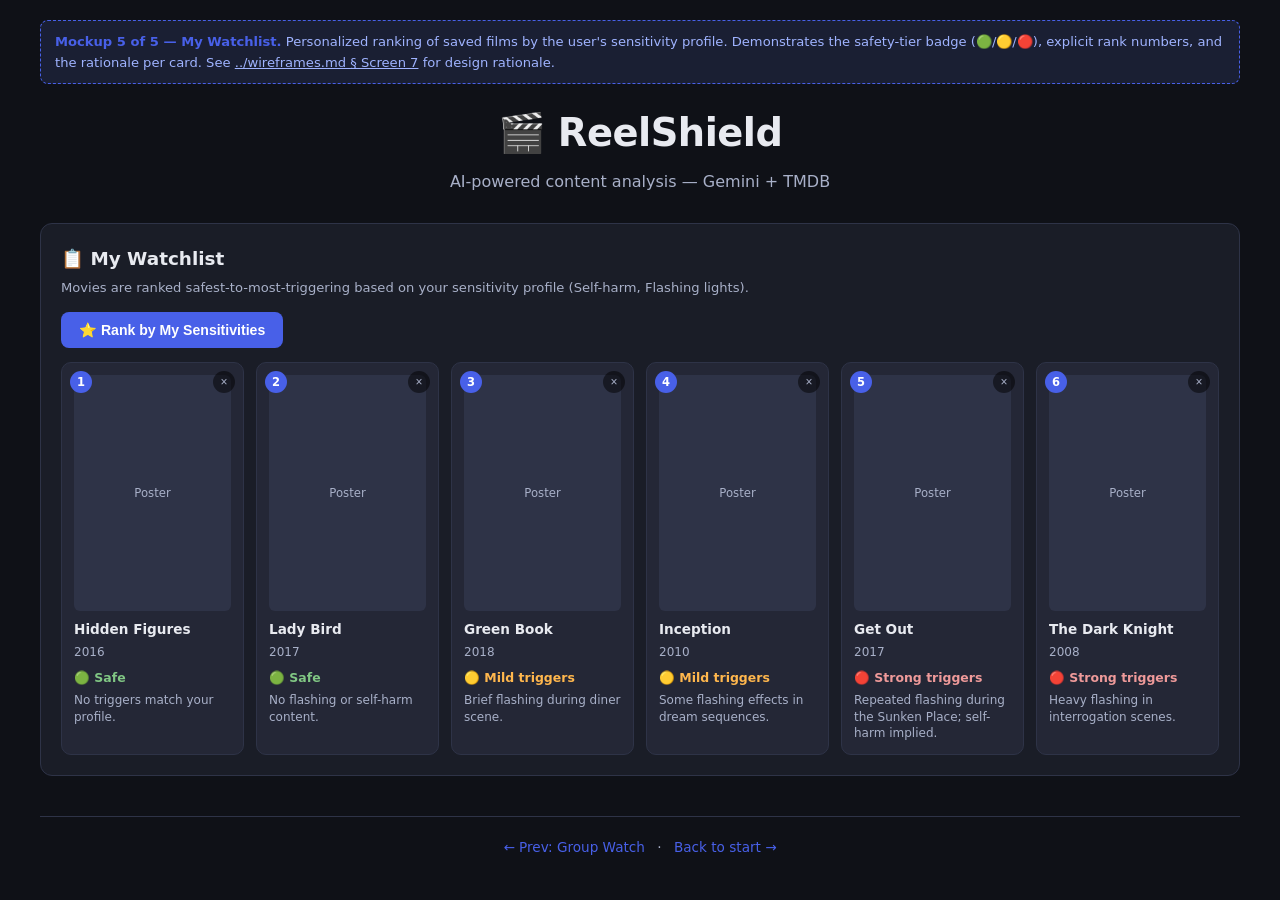
<file: docs/wireframes/mockups/05-watchlist.html>
<!DOCTYPE html>
<html lang="en">
<head>
<meta charset="UTF-8">
<meta name="viewport" content="width=device-width,initial-scale=1">
<title>ReelShield — Mockup: Watchlist</title>
<style>
/* Static-HTML mockup styles for docs/wireframes/mockups/*.html.
   Subset of frontend/static/css/main.css, kept in sync by hand so the
   mockups can be opened standalone without running the server. */

:root{
  --bg:#0f1117;--surf:#1a1d27;--surf2:#242736;--bdr:#2e3347;
  --text:#e8eaf0;--muted:#a8b0c8;--accent:#4860e8;--accent-d:#3850c8;
  --mild:#4caf50;--moderate:#ff9800;--severe:#f44336;
  --epi-bg:#1a0000;--epi-bdr:#ff2222;
}
*,*::before,*::after{box-sizing:border-box;margin:0;padding:0}
body{font-family:'Segoe UI',system-ui,sans-serif;background:var(--bg);color:var(--text);min-height:100vh;padding:20px;line-height:1.6}
.container{max-width:1200px;margin:0 auto}

/* ── Mockup banner (only on mockup files) ─────────────────── */
.mockup-banner{background:rgba(108,142,255,.12);border:1px dashed var(--accent);border-radius:8px;padding:10px 14px;margin-bottom:18px;font-size:.82rem;color:#9fb3ff}
.mockup-banner strong{color:var(--accent)}
.mockup-banner a{color:#9fb3ff;text-decoration:underline}

/* ── Header ───────────────────────────────────────────────── */
header{text-align:center;margin-bottom:28px;position:relative}
header h1{font-size:clamp(1.6rem,4vw,2.4rem);font-weight:800;letter-spacing:-.5px}
header p{color:var(--muted);margin-top:6px}
.header-btns{position:absolute;right:0;top:50%;transform:translateY(-50%);display:flex;gap:8px;align-items:center}
.settings-btn{background:var(--surf);border:1px solid var(--bdr);color:var(--muted);padding:8px 14px;border-radius:8px;font-size:.85rem}

/* ── Auth bar ────────────────────────────────────────────── */
.auth-bar{background:var(--surf);border:1px solid var(--bdr);border-radius:10px;padding:12px 16px;margin-bottom:16px;display:flex;align-items:center;justify-content:space-between;flex-wrap:wrap;gap:10px}
.auth-bar .auth-left{font-size:.88rem;color:var(--muted)}
.auth-bar .auth-left strong{color:var(--text)}
.auth-inline{display:flex;gap:8px;align-items:center;flex-wrap:wrap}
.auth-inline input{padding:7px 11px;border:1px solid var(--bdr);border-radius:6px;background:var(--surf2);color:var(--text);font-size:.85rem;width:130px}

/* ── Epilepsy banner ─────────────────────────────────────── */
.epi-bar{background:var(--epi-bg);border:2px solid var(--epi-bdr);border-radius:10px;padding:16px 20px;margin-bottom:20px}
.epi-bar .inner{display:flex;gap:14px;align-items:flex-start}
.epi-bar .icon{font-size:2rem;line-height:1;flex-shrink:0}
.epi-bar h2{color:#ff4444;font-size:1.05rem;font-weight:800;text-transform:uppercase;letter-spacing:.5px;margin-bottom:4px}
.epi-bar p{color:#ffb0b0;font-size:.92rem}
.epi-bar .epi-notes{color:#ff8888;margin-top:4px;font-style:italic;font-size:.88rem}

/* ── Search box ──────────────────────────────────────────── */
.search-box{background:var(--surf);border-radius:12px;padding:20px;border:1px solid var(--bdr);margin-bottom:20px}
.search-lbl{display:block;font-weight:600;margin-bottom:8px;font-size:.95rem}
.search-row{display:flex;gap:10px;align-items:center}
.genre-select{padding:13px 12px;border:2px solid var(--bdr);border-radius:8px;font-size:.88rem;background:var(--surf2);color:var(--text);white-space:nowrap;flex-shrink:0}
.search-input{flex:1;padding:13px 16px;border:2px solid var(--bdr);border-radius:8px;font-size:1rem;background:var(--surf2);color:var(--text)}
.search-status{color:var(--muted);font-size:.83rem;margin-top:7px;min-height:18px}
.results{display:grid;grid-template-columns:repeat(auto-fill,minmax(130px,1fr));gap:12px;margin-top:14px}
.rcard{background:var(--surf2);border-radius:8px;padding:10px;border:2px solid transparent;text-align:left;color:var(--text)}
.rcard .no-poster{width:100%;aspect-ratio:2/3;background:var(--bdr);display:flex;align-items:center;justify-content:center;border-radius:4px;color:var(--muted);font-size:.73rem}
.rcard h3{font-size:.82rem;margin-top:8px;font-weight:600}
.rcard small{color:var(--muted);font-size:.75rem}

/* ── Main panel layout ───────────────────────────────────── */
.main-layout{display:grid;gap:20px;margin-top:20px;grid-template-columns:1fr 1fr}
@media(max-width:767px){.main-layout{grid-template-columns:1fr}}
.panel{background:var(--surf);border-radius:12px;padding:24px;border:1px solid var(--bdr)}
.panel>h2{font-size:1.15rem;font-weight:700;margin-bottom:16px}

/* ── Movie meta ──────────────────────────────────────────── */
.movie-title{font-size:1.25rem;font-weight:700;margin-bottom:8px}
.meta-row{display:flex;gap:10px;flex-wrap:wrap;font-size:.83rem;color:var(--muted);margin-bottom:10px}
.badge{background:var(--surf2);border:1px solid var(--bdr);padding:2px 9px;border-radius:20px;font-size:.79rem}
.badge-mpa-warn{background:rgba(255,152,0,.2);border-color:#ffb74d;color:#ffb74d;font-weight:600}
.mpa-warn-note{font-size:.78rem;color:#ffb74d;margin:6px 0 10px}
.overview-blurb{font-size:.88rem;color:var(--muted);line-height:1.65;padding:12px;background:var(--surf2);border-radius:8px;border-left:3px solid var(--accent);margin-top:8px}

/* ── Spoiler toggle ──────────────────────────────────────── */
.sptoggle{display:flex;align-items:center;justify-content:space-between;background:var(--surf2);padding:12px 16px;border-radius:8px;margin-bottom:14px;border:1px solid var(--bdr)}
.sptoggle span{font-size:.9rem}
.sp-btn{position:relative;width:56px;height:28px;background:#4caf50;border-radius:14px;border:2px solid #4caf50;flex-shrink:0}
.sp-btn::after{content:'';position:absolute;width:22px;height:22px;background:#fff;border-radius:50%;top:1px;left:1px;transform:translateX(28px)}
.sp-btn.off{background:var(--bdr);border-color:var(--bdr)}
.sp-btn.off::after{transform:translateX(0)}
.sp-hint{font-size:.79rem;color:var(--muted);margin-bottom:14px}

/* ── Warning cards ───────────────────────────────────────── */
.witem{padding:12px 14px;margin:7px 0;border-radius:8px;border-left:4px solid;font-size:.88rem}
.s0{background:var(--surf2);border-color:var(--muted);color:var(--muted)}
.s1{background:#1a2a1a;border-color:var(--mild)}
.s2{background:#2a1e0a;border-color:var(--moderate)}
.s3{background:#2a0a0a;border-color:var(--severe)}
.w-head{display:flex;justify-content:space-between;align-items:center;flex-wrap:wrap;gap:4px}
.w-lbl{font-weight:700;font-size:.84rem}
.w-badge{font-size:.77rem;font-weight:600;padding:2px 8px;border-radius:12px}
.s0 .w-badge{background:rgba(136,145,168,.2)}
.s1 .w-badge{background:rgba(76,175,80,.25);color:#81c784}
.s2 .w-badge{background:rgba(255,152,0,.25);color:#ffb74d}
.s3 .w-badge{background:rgba(244,67,54,.25);color:#ef9a9a}
.conf{font-size:.72rem;color:#a8b0c8;margin-top:3px}
.conf-ok{color:#69f0ae;font-weight:700}
.w-notes{font-size:.81rem;margin-top:4px}
.s0 .w-notes{color:var(--muted)}
.s1 .w-notes{color:#a5d6a7}
.s2 .w-notes{color:#ffe0b2}
.s3 .w-notes{color:#ffcdd2}

/* ── Chat ────────────────────────────────────────────────── */
.chat-box{height:340px;overflow-y:auto;border:1px solid var(--bdr);border-radius:8px;padding:14px;margin-bottom:12px;background:var(--surf2);display:flex;flex-direction:column;gap:10px}
.msg{padding:10px 14px;border-radius:10px;font-size:.89rem;max-width:85%;line-height:1.5}
.msg.u{background:var(--accent-d);align-self:flex-end}
.msg.a{background:var(--surf);border:1px solid var(--bdr);align-self:flex-start}
.msg-lbl{font-weight:700;font-size:.76rem;margin-bottom:3px;color:var(--muted)}
.cinput{display:flex;gap:10px}
.chat-input{flex:1;padding:12px 14px;border:2px solid var(--bdr);border-radius:8px;font-size:.93rem;background:var(--surf2);color:var(--text)}

/* ── Content twins ───────────────────────────────────────── */
.twins-section{margin-top:20px;background:var(--surf);border-radius:12px;padding:20px;border:1px solid var(--bdr)}
.twins-section h2{font-size:1rem;font-weight:700;margin-bottom:6px}
.twins-hint{font-size:.82rem;color:var(--muted);margin-bottom:12px;line-height:1.5}
.twins-grid{display:grid;grid-template-columns:repeat(auto-fill,minmax(130px,1fr));gap:10px}
.twin-card{background:var(--surf2);border:1px solid var(--bdr);border-radius:10px;padding:6px;color:var(--text);text-align:left}
.twin-card .no-poster-wide{width:100%;aspect-ratio:2/3;background:var(--bdr);border-radius:6px;display:flex;align-items:center;justify-content:center;color:var(--muted);font-size:.7rem;margin-bottom:6px}
.twin-body{padding:0 4px 4px}
.twin-title{font-size:.83rem;font-weight:600;line-height:1.25;margin-bottom:2px}
.twin-year{font-size:.75rem;color:var(--muted);margin-bottom:2px}
.twin-dist{font-size:.72rem;color:var(--mild);font-family:'Courier New',monospace}

/* ── Recommendations ─────────────────────────────────────── */
.reco-section{margin-top:20px;background:var(--surf);border-radius:12px;padding:20px;border:1px solid var(--bdr)}
.reco-section h2{font-size:1rem;font-weight:700;margin-bottom:12px}
.reco-controls{display:flex;gap:10px;align-items:center;flex-wrap:wrap;margin-bottom:14px}
.reco-controls select{padding:8px 12px;border:1px solid var(--bdr);border-radius:8px;background:var(--surf2);color:var(--text);font-size:.88rem}
.reco-results{display:grid;grid-template-columns:repeat(auto-fill,minmax(120px,1fr));gap:10px;margin-top:4px}
.reco-msg{font-size:.83rem;color:var(--muted);margin-top:8px}

/* ── Discover ────────────────────────────────────────────── */
.discover-section{margin-top:20px;background:var(--surf);border-radius:12px;padding:20px;border:1px solid var(--bdr)}
.mood-hint{color:var(--muted);font-size:.88rem;margin-bottom:14px}
.discover-layout{display:grid;grid-template-columns:1fr 1fr;gap:20px;margin-bottom:14px}
@media(max-width:767px){.discover-layout{grid-template-columns:1fr}}
.discover-col h3{font-size:.78rem;font-weight:700;color:var(--muted);text-transform:uppercase;letter-spacing:.5px;margin-bottom:10px}
.mood-pill{display:block;width:100%;text-align:left;padding:11px 14px;margin-bottom:8px;border:1px solid var(--bdr);border-radius:8px;background:var(--surf2);color:var(--text);font-size:.88rem}
.mood-pill.active{background:rgba(108,142,255,.18);border-color:var(--accent);color:#9fb3ff}
.mood-custom{display:block;width:100%;padding:11px 14px;border:1px solid var(--bdr);border-radius:8px;background:var(--surf2);color:var(--text);font-size:.88rem}
.avoid-grid{display:grid;grid-template-columns:1fr 1fr;gap:8px}
.avoid-item{display:flex;align-items:center;gap:8px;padding:9px 12px;border:1px solid var(--bdr);border-radius:8px;background:var(--surf2);font-size:.85rem}
.avoid-item input{accent-color:var(--accent)}
.mood-profile-box{background:var(--surf2);border:1px solid var(--bdr);border-radius:8px;padding:12px 14px;margin-bottom:12px;font-size:.85rem}
.mood-profile-box .mp-line{margin-bottom:4px}
.mp-tone-good{display:inline-block;background:rgba(76,175,80,.2);color:#a5d6a7;padding:1px 8px;border-radius:10px;font-size:.77rem;margin-right:4px}
.mp-tone-bad{display:inline-block;background:rgba(244,67,54,.18);color:#ef9a9a;padding:1px 8px;border-radius:10px;font-size:.77rem;margin-right:4px}

/* ── Group Watch ─────────────────────────────────────────── */
.group-section{margin-top:20px;background:var(--surf);border-radius:12px;padding:20px;border:1px solid var(--bdr)}
.group-layout{display:grid;grid-template-columns:1fr 1fr;gap:20px}
@media(max-width:767px){.group-layout{grid-template-columns:1fr}}
.group-col h3{font-size:.78rem;font-weight:700;color:var(--muted);text-transform:uppercase;letter-spacing:.5px;margin-bottom:10px}
.member-list{margin-bottom:14px}
.member-row{display:flex;justify-content:space-between;align-items:center;padding:10px 12px;border:1px solid var(--bdr);border-radius:8px;background:var(--surf2);margin-bottom:8px}
.member-row .member-name{font-weight:600;font-size:.88rem}
.member-row .member-sens{font-size:.76rem;color:var(--muted);margin-top:2px}
.member-row .member-remove{background:transparent;border:none;color:var(--muted);font-size:1rem;padding:0 4px}
.member-form{background:var(--surf2);border:1px solid var(--bdr);border-radius:8px;padding:14px;margin-bottom:14px}
.member-form input{display:block;width:100%;padding:9px 12px;border:1px solid var(--bdr);border-radius:6px;background:var(--bg);color:var(--text);font-size:.88rem;margin-bottom:10px}
.group-results{margin-top:18px;display:grid;grid-template-columns:repeat(auto-fill,minmax(170px,1fr));gap:12px}
.gres-card{background:var(--surf2);border:1px solid var(--bdr);border-radius:10px;padding:10px}
.gres-card .gres-score{display:inline-block;background:rgba(76,175,80,.2);color:#81c784;font-weight:800;font-size:.8rem;padding:2px 8px;border-radius:10px;margin-bottom:6px}
.gres-card .no-poster{width:100%;aspect-ratio:2/3;background:var(--bdr);border-radius:6px;display:flex;align-items:center;justify-content:center;color:var(--muted);font-size:.73rem;margin-bottom:8px}
.gres-card .gres-title{font-size:.86rem;font-weight:700;margin-bottom:2px}
.gres-card .gres-year{font-size:.75rem;color:var(--muted);margin-bottom:6px}
.gres-card .gres-reason{font-size:.76rem;color:var(--muted);line-height:1.45}

/* ── Watchlist ───────────────────────────────────────────── */
.wl-section{margin-top:20px;background:var(--surf);border-radius:12px;padding:20px;border:1px solid var(--bdr)}
.wl-hint{font-size:.82rem;color:var(--muted);margin-bottom:14px}
.wl-grid{display:grid;grid-template-columns:repeat(auto-fill,minmax(160px,1fr));gap:12px}
.wl-card{background:var(--surf2);border-radius:10px;padding:12px;border:1px solid var(--bdr);position:relative}
.wl-card .no-poster{width:100%;aspect-ratio:2/3;background:var(--bdr);border-radius:6px;display:flex;align-items:center;justify-content:center;color:var(--muted);font-size:.73rem;margin-bottom:8px}
.wl-card .wc-title{font-size:.85rem;font-weight:700;margin-bottom:2px}
.wl-card .wc-year{font-size:.75rem;color:var(--muted);margin-bottom:6px}
.wl-card .wc-badge{font-size:.78rem;font-weight:700;margin-bottom:4px}
.wc-badge.safe{color:#81c784}
.wc-badge.mild{color:#ffb74d}
.wc-badge.strong{color:#ef9a9a}
.wl-card .wc-one-liner{font-size:.75rem;color:var(--muted);line-height:1.4}
.wl-card .wc-rank{position:absolute;top:8px;left:8px;background:var(--accent);color:#fff;font-size:.72rem;font-weight:800;border-radius:50%;width:22px;height:22px;display:flex;align-items:center;justify-content:center}
.wl-card .wc-remove{position:absolute;top:8px;right:8px;background:rgba(0,0,0,.5);border:none;color:var(--muted);border-radius:50%;width:22px;height:22px;font-size:.75rem;display:flex;align-items:center;justify-content:center}

/* ── Buttons ─────────────────────────────────────────────── */
.btn{padding:10px 18px;background:var(--accent);color:#fff;border:none;border-radius:8px;font-weight:700;font-size:.88rem}
.btn-sm{padding:7px 14px;font-size:.82rem}
.btn-ghost{background:transparent;border:1px solid var(--bdr);color:var(--muted)}
.btn-full{width:100%}

/* ── Navigation between mockups ──────────────────────────── */
.mockup-nav{margin-top:40px;padding-top:20px;border-top:1px solid var(--bdr);text-align:center;font-size:.85rem;color:var(--muted)}
.mockup-nav a{color:var(--accent);text-decoration:none;margin:0 8px}
.mockup-nav a:hover{text-decoration:underline}

</style>
</head>
<body>
<div class="container">

  <div class="mockup-banner">
    <strong>Mockup 5 of 5 — My Watchlist.</strong>
    Personalized ranking of saved films by the user's sensitivity profile. Demonstrates the safety-tier badge (🟢/🟡/🔴), explicit rank numbers, and the rationale per card.
    See <a href="../wireframes.md">../wireframes.md § Screen 7</a> for design rationale.
  </div>

  <header>
    <h1>&#127916; ReelShield</h1>
    <p>AI-powered content analysis — Gemini + TMDB</p>
  </header>

  <section class="wl-section">
    <h2 style="font-size:1.15rem;font-weight:700;margin-bottom:4px">&#128203; My Watchlist</h2>
    <p class="wl-hint">Movies are ranked safest-to-most-triggering based on your sensitivity profile (Self-harm, Flashing lights).</p>

    <button class="btn" style="margin-bottom:14px">&#11088; Rank by My Sensitivities</button>

    <div class="wl-grid">
      <div class="wl-card">
        <span class="wc-rank">1</span>
        <button class="wc-remove">&times;</button>
        <div class="no-poster">Poster</div>
        <p class="wc-title">Hidden Figures</p>
        <p class="wc-year">2016</p>
        <p class="wc-badge safe">&#128994; Safe</p>
        <p class="wc-one-liner">No triggers match your profile.</p>
      </div>

      <div class="wl-card">
        <span class="wc-rank">2</span>
        <button class="wc-remove">&times;</button>
        <div class="no-poster">Poster</div>
        <p class="wc-title">Lady Bird</p>
        <p class="wc-year">2017</p>
        <p class="wc-badge safe">&#128994; Safe</p>
        <p class="wc-one-liner">No flashing or self-harm content.</p>
      </div>

      <div class="wl-card">
        <span class="wc-rank">3</span>
        <button class="wc-remove">&times;</button>
        <div class="no-poster">Poster</div>
        <p class="wc-title">Green Book</p>
        <p class="wc-year">2018</p>
        <p class="wc-badge mild">&#128993; Mild triggers</p>
        <p class="wc-one-liner">Brief flashing during diner scene.</p>
      </div>

      <div class="wl-card">
        <span class="wc-rank">4</span>
        <button class="wc-remove">&times;</button>
        <div class="no-poster">Poster</div>
        <p class="wc-title">Inception</p>
        <p class="wc-year">2010</p>
        <p class="wc-badge mild">&#128993; Mild triggers</p>
        <p class="wc-one-liner">Some flashing effects in dream sequences.</p>
      </div>

      <div class="wl-card">
        <span class="wc-rank">5</span>
        <button class="wc-remove">&times;</button>
        <div class="no-poster">Poster</div>
        <p class="wc-title">Get Out</p>
        <p class="wc-year">2017</p>
        <p class="wc-badge strong">&#128308; Strong triggers</p>
        <p class="wc-one-liner">Repeated flashing during the Sunken Place; self-harm implied.</p>
      </div>

      <div class="wl-card">
        <span class="wc-rank">6</span>
        <button class="wc-remove">&times;</button>
        <div class="no-poster">Poster</div>
        <p class="wc-title">The Dark Knight</p>
        <p class="wc-year">2008</p>
        <p class="wc-badge strong">&#128308; Strong triggers</p>
        <p class="wc-one-liner">Heavy flashing in interrogation scenes.</p>
      </div>
    </div>
  </section>

  <nav class="mockup-nav">
    <a href="04-group-watch.html">&larr; Prev: Group Watch</a> &middot;
    <a href="01-home.html">Back to start &rarr;</a>
  </nav>
</div>
</body>
</html>
</file>
